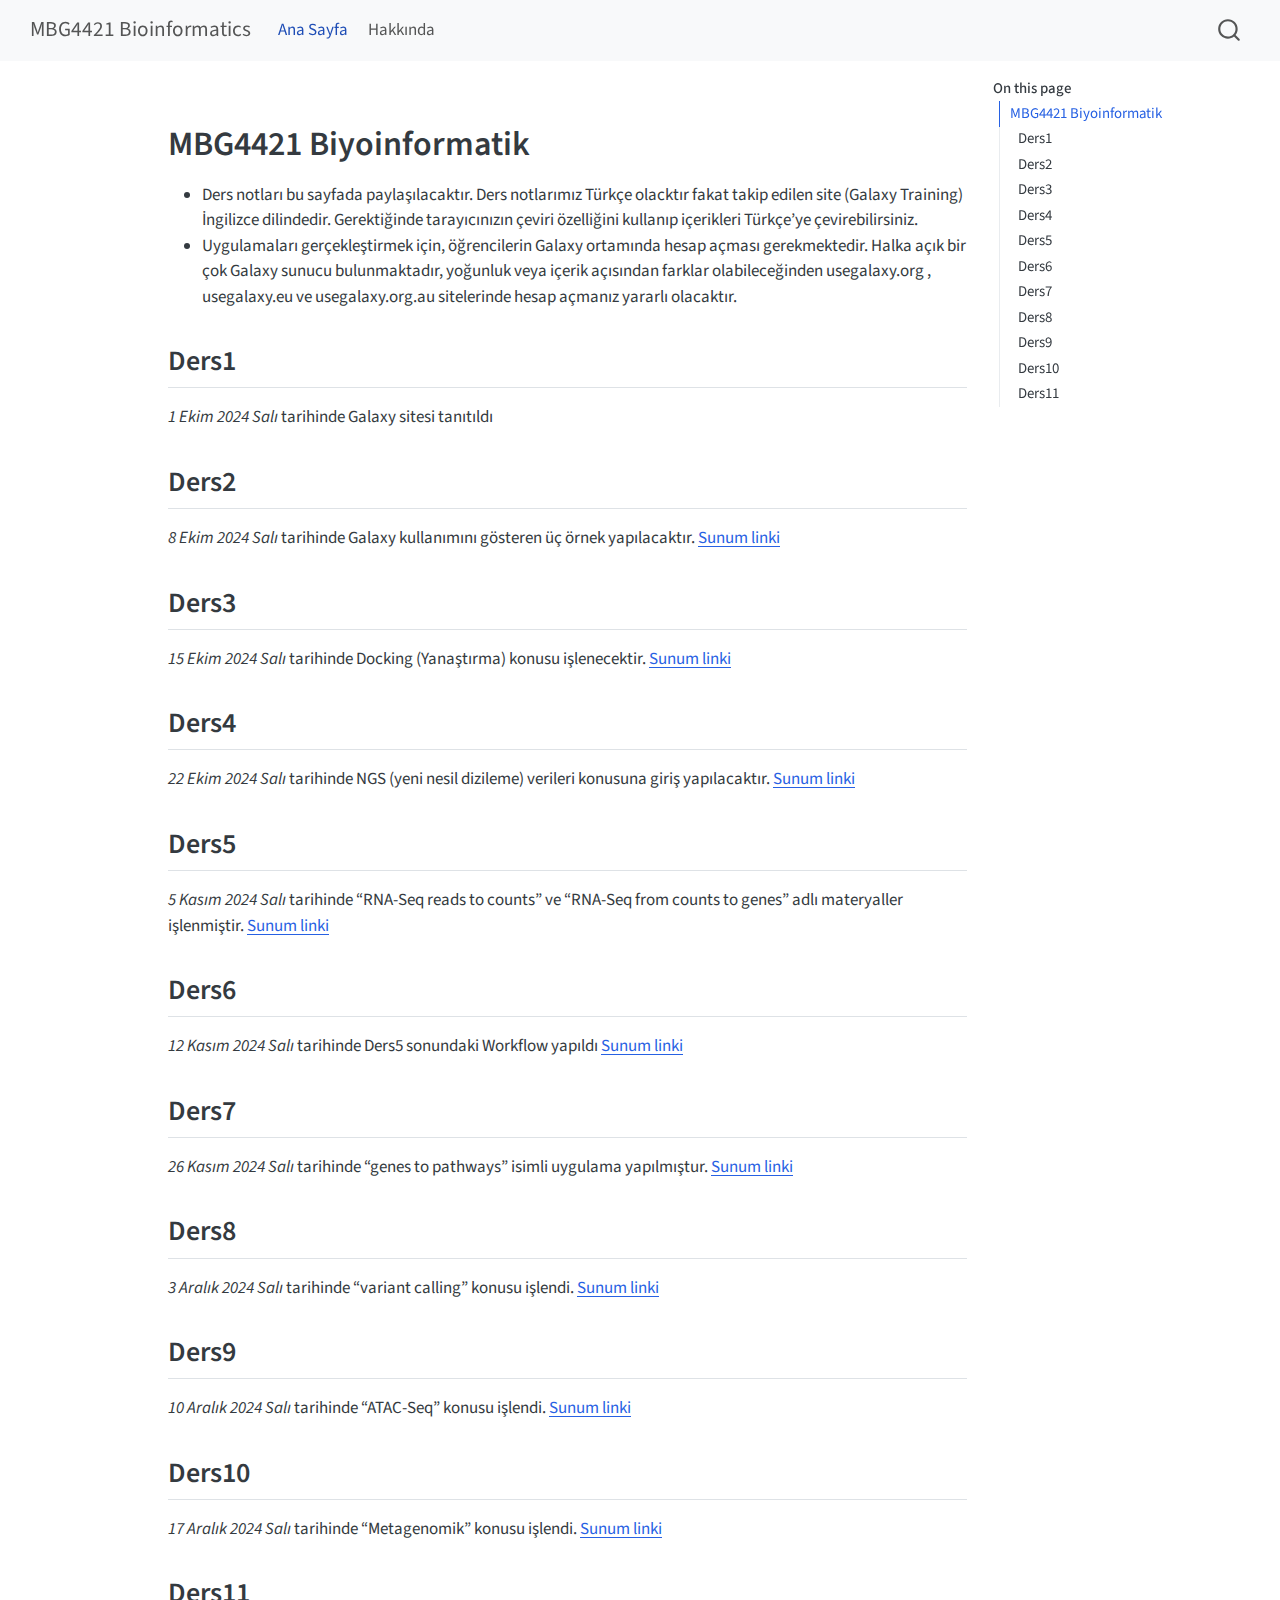
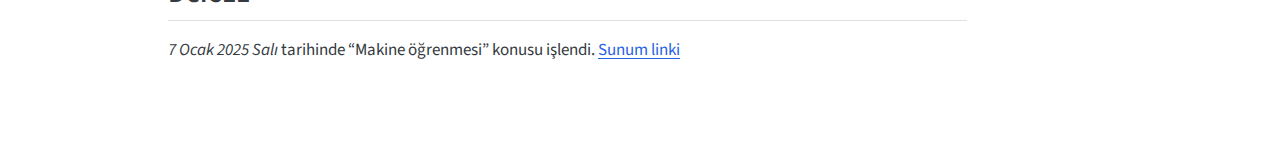
<file: docs/index.html>
<!DOCTYPE html>
<html xmlns="http://www.w3.org/1999/xhtml" lang="en" xml:lang="en"><head>

<meta charset="utf-8">
<meta name="generator" content="quarto-1.6.40">

<meta name="viewport" content="width=device-width, initial-scale=1.0, user-scalable=yes">


<title>MBG4421 Bioinformatics</title>
<style>
code{white-space: pre-wrap;}
span.smallcaps{font-variant: small-caps;}
div.columns{display: flex; gap: min(4vw, 1.5em);}
div.column{flex: auto; overflow-x: auto;}
div.hanging-indent{margin-left: 1.5em; text-indent: -1.5em;}
ul.task-list{list-style: none;}
ul.task-list li input[type="checkbox"] {
  width: 0.8em;
  margin: 0 0.8em 0.2em -1em; /* quarto-specific, see https://github.com/quarto-dev/quarto-cli/issues/4556 */ 
  vertical-align: middle;
}
</style>


<script src="site_libs/quarto-nav/quarto-nav.js"></script>
<script src="site_libs/quarto-nav/headroom.min.js"></script>
<script src="site_libs/clipboard/clipboard.min.js"></script>
<script src="site_libs/quarto-search/autocomplete.umd.js"></script>
<script src="site_libs/quarto-search/fuse.min.js"></script>
<script src="site_libs/quarto-search/quarto-search.js"></script>
<meta name="quarto:offset" content="./">
<script src="site_libs/quarto-html/quarto.js"></script>
<script src="site_libs/quarto-html/popper.min.js"></script>
<script src="site_libs/quarto-html/tippy.umd.min.js"></script>
<script src="site_libs/quarto-html/anchor.min.js"></script>
<link href="site_libs/quarto-html/tippy.css" rel="stylesheet">
<link href="site_libs/quarto-html/quarto-syntax-highlighting-549806ee2085284f45b00abea8c6df48.css" rel="stylesheet" id="quarto-text-highlighting-styles">
<script src="site_libs/bootstrap/bootstrap.min.js"></script>
<link href="site_libs/bootstrap/bootstrap-icons.css" rel="stylesheet">
<link href="site_libs/bootstrap/bootstrap-af961b6bed29d32c0aeed6d738539868.min.css" rel="stylesheet" append-hash="true" id="quarto-bootstrap" data-mode="light">
<script id="quarto-search-options" type="application/json">{
  "location": "navbar",
  "copy-button": false,
  "collapse-after": 3,
  "panel-placement": "end",
  "type": "overlay",
  "limit": 50,
  "keyboard-shortcut": [
    "f",
    "/",
    "s"
  ],
  "show-item-context": false,
  "language": {
    "search-no-results-text": "No results",
    "search-matching-documents-text": "matching documents",
    "search-copy-link-title": "Copy link to search",
    "search-hide-matches-text": "Hide additional matches",
    "search-more-match-text": "more match in this document",
    "search-more-matches-text": "more matches in this document",
    "search-clear-button-title": "Clear",
    "search-text-placeholder": "",
    "search-detached-cancel-button-title": "Cancel",
    "search-submit-button-title": "Submit",
    "search-label": "Search"
  }
}</script>


</head>

<body class="nav-fixed">

<div id="quarto-search-results"></div>
  <header id="quarto-header" class="headroom fixed-top">
    <nav class="navbar navbar-expand-lg " data-bs-theme="dark">
      <div class="navbar-container container-fluid">
      <div class="navbar-brand-container mx-auto">
    <a class="navbar-brand" href="./index.html">
    <span class="navbar-title">MBG4421 Bioinformatics</span>
    </a>
  </div>
            <div id="quarto-search" class="" title="Search"></div>
          <button class="navbar-toggler" type="button" data-bs-toggle="collapse" data-bs-target="#navbarCollapse" aria-controls="navbarCollapse" role="menu" aria-expanded="false" aria-label="Toggle navigation" onclick="if (window.quartoToggleHeadroom) { window.quartoToggleHeadroom(); }">
  <span class="navbar-toggler-icon"></span>
</button>
          <div class="collapse navbar-collapse" id="navbarCollapse">
            <ul class="navbar-nav navbar-nav-scroll me-auto">
  <li class="nav-item">
    <a class="nav-link active" href="./index.html" aria-current="page"> 
<span class="menu-text">Ana Sayfa</span></a>
  </li>  
  <li class="nav-item">
    <a class="nav-link" href="./about.html"> 
<span class="menu-text">Hakkında</span></a>
  </li>  
</ul>
          </div> <!-- /navcollapse -->
            <div class="quarto-navbar-tools">
</div>
      </div> <!-- /container-fluid -->
    </nav>
</header>
<!-- content -->
<div id="quarto-content" class="quarto-container page-columns page-rows-contents page-layout-article page-navbar">
<!-- sidebar -->
<!-- margin-sidebar -->
    <div id="quarto-margin-sidebar" class="sidebar margin-sidebar">
        <nav id="TOC" role="doc-toc" class="toc-active">
    <h2 id="toc-title">On this page</h2>
   
  <ul>
  <li><a href="#mbg4421-biyoinformatik" id="toc-mbg4421-biyoinformatik" class="nav-link active" data-scroll-target="#mbg4421-biyoinformatik">MBG4421 Biyoinformatik</a>
  <ul class="collapse">
  <li><a href="#ders1" id="toc-ders1" class="nav-link" data-scroll-target="#ders1">Ders1</a></li>
  <li><a href="#ders2" id="toc-ders2" class="nav-link" data-scroll-target="#ders2">Ders2</a></li>
  <li><a href="#ders3" id="toc-ders3" class="nav-link" data-scroll-target="#ders3">Ders3</a></li>
  <li><a href="#ders4" id="toc-ders4" class="nav-link" data-scroll-target="#ders4">Ders4</a></li>
  <li><a href="#ders5" id="toc-ders5" class="nav-link" data-scroll-target="#ders5">Ders5</a></li>
  <li><a href="#ders6" id="toc-ders6" class="nav-link" data-scroll-target="#ders6">Ders6</a></li>
  <li><a href="#ders7" id="toc-ders7" class="nav-link" data-scroll-target="#ders7">Ders7</a></li>
  <li><a href="#ders8" id="toc-ders8" class="nav-link" data-scroll-target="#ders8">Ders8</a></li>
  <li><a href="#ders9" id="toc-ders9" class="nav-link" data-scroll-target="#ders9">Ders9</a></li>
  <li><a href="#ders10" id="toc-ders10" class="nav-link" data-scroll-target="#ders10">Ders10</a></li>
  <li><a href="#ders11" id="toc-ders11" class="nav-link" data-scroll-target="#ders11">Ders11</a></li>
  </ul></li>
  </ul>
</nav>
    </div>
<!-- main -->
<main class="content" id="quarto-document-content"><header id="title-block-header" class="quarto-title-block"></header>




<section id="mbg4421-biyoinformatik" class="level1">
<h1>MBG4421 Biyoinformatik</h1>
<ul>
<li>Ders notları bu sayfada paylaşılacaktır. Ders notlarımız Türkçe olacktır fakat takip edilen site (Galaxy Training) İngilizce dilindedir. Gerektiğinde tarayıcınızın çeviri özelliğini kullanıp içerikleri Türkçe’ye çevirebilirsiniz.</li>
<li>Uygulamaları gerçekleştirmek için, öğrencilerin Galaxy ortamında hesap açması gerekmektedir. Halka açık bir çok Galaxy sunucu bulunmaktadır, yoğunluk veya içerik açısından farklar olabileceğinden usegalaxy.org , usegalaxy.eu ve usegalaxy.org.au sitelerinde hesap açmanız yararlı olacaktır.</li>
</ul>
<section id="ders1" class="level2">
<h2 class="anchored" data-anchor-id="ders1">Ders1</h2>
<p><em>1 Ekim 2024 Salı</em> tarihinde Galaxy sitesi tanıtıldı</p>
</section>
<section id="ders2" class="level2">
<h2 class="anchored" data-anchor-id="ders2">Ders2</h2>
<p><em>8 Ekim 2024 Salı</em> tarihinde Galaxy kullanımını gösteren üç örnek yapılacaktır. <a href="./ders2.html">Sunum linki</a></p>
</section>
<section id="ders3" class="level2">
<h2 class="anchored" data-anchor-id="ders3">Ders3</h2>
<p><em>15 Ekim 2024 Salı</em> tarihinde Docking (Yanaştırma) konusu işlenecektir. <a href="./ders3.html">Sunum linki</a></p>
</section>
<section id="ders4" class="level2">
<h2 class="anchored" data-anchor-id="ders4">Ders4</h2>
<p><em>22 Ekim 2024 Salı</em> tarihinde NGS (yeni nesil dizileme) verileri konusuna giriş yapılacaktır. <a href="./ders4.html">Sunum linki</a></p>
</section>
<section id="ders5" class="level2">
<h2 class="anchored" data-anchor-id="ders5">Ders5</h2>
<p><em>5 Kasım 2024 Salı</em> tarihinde “RNA-Seq reads to counts” ve “RNA-Seq from counts to genes” adlı materyaller işlenmiştir. <a href="./ders5.html">Sunum linki</a></p>
</section>
<section id="ders6" class="level2">
<h2 class="anchored" data-anchor-id="ders6">Ders6</h2>
<p><em>12 Kasım 2024 Salı</em> tarihinde Ders5 sonundaki Workflow yapıldı <a href="./ders5.html">Sunum linki</a></p>
</section>
<section id="ders7" class="level2">
<h2 class="anchored" data-anchor-id="ders7">Ders7</h2>
<p><em>26 Kasım 2024 Salı</em> tarihinde “genes to pathways” isimli uygulama yapılmıştur. <a href="./ders7.html">Sunum linki</a></p>
</section>
<section id="ders8" class="level2">
<h2 class="anchored" data-anchor-id="ders8">Ders8</h2>
<p><em>3 Aralık 2024 Salı</em> tarihinde “variant calling” konusu işlendi. <a href="./ders8.html">Sunum linki</a></p>
</section>
<section id="ders9" class="level2">
<h2 class="anchored" data-anchor-id="ders9">Ders9</h2>
<p><em>10 Aralık 2024 Salı</em> tarihinde “ATAC-Seq” konusu işlendi. <a href="./ders9.html">Sunum linki</a></p>
</section>
<section id="ders10" class="level2">
<h2 class="anchored" data-anchor-id="ders10">Ders10</h2>
<p><em>17 Aralık 2024 Salı</em> tarihinde “Metagenomik” konusu işlendi. <a href="./ders10.html">Sunum linki</a></p>
</section>
<section id="ders11" class="level2">
<h2 class="anchored" data-anchor-id="ders11">Ders11</h2>
<p><em>7 Ocak 2025 Salı</em> tarihinde “Makine öğrenmesi” konusu işlendi. <a href="./ders11.html">Sunum linki</a></p>


</section>
</section>

</main> <!-- /main -->
<script id="quarto-html-after-body" type="application/javascript">
window.document.addEventListener("DOMContentLoaded", function (event) {
  const toggleBodyColorMode = (bsSheetEl) => {
    const mode = bsSheetEl.getAttribute("data-mode");
    const bodyEl = window.document.querySelector("body");
    if (mode === "dark") {
      bodyEl.classList.add("quarto-dark");
      bodyEl.classList.remove("quarto-light");
    } else {
      bodyEl.classList.add("quarto-light");
      bodyEl.classList.remove("quarto-dark");
    }
  }
  const toggleBodyColorPrimary = () => {
    const bsSheetEl = window.document.querySelector("link#quarto-bootstrap");
    if (bsSheetEl) {
      toggleBodyColorMode(bsSheetEl);
    }
  }
  toggleBodyColorPrimary();  
  const icon = "";
  const anchorJS = new window.AnchorJS();
  anchorJS.options = {
    placement: 'right',
    icon: icon
  };
  anchorJS.add('.anchored');
  const isCodeAnnotation = (el) => {
    for (const clz of el.classList) {
      if (clz.startsWith('code-annotation-')) {                     
        return true;
      }
    }
    return false;
  }
  const onCopySuccess = function(e) {
    // button target
    const button = e.trigger;
    // don't keep focus
    button.blur();
    // flash "checked"
    button.classList.add('code-copy-button-checked');
    var currentTitle = button.getAttribute("title");
    button.setAttribute("title", "Copied!");
    let tooltip;
    if (window.bootstrap) {
      button.setAttribute("data-bs-toggle", "tooltip");
      button.setAttribute("data-bs-placement", "left");
      button.setAttribute("data-bs-title", "Copied!");
      tooltip = new bootstrap.Tooltip(button, 
        { trigger: "manual", 
          customClass: "code-copy-button-tooltip",
          offset: [0, -8]});
      tooltip.show();    
    }
    setTimeout(function() {
      if (tooltip) {
        tooltip.hide();
        button.removeAttribute("data-bs-title");
        button.removeAttribute("data-bs-toggle");
        button.removeAttribute("data-bs-placement");
      }
      button.setAttribute("title", currentTitle);
      button.classList.remove('code-copy-button-checked');
    }, 1000);
    // clear code selection
    e.clearSelection();
  }
  const getTextToCopy = function(trigger) {
      const codeEl = trigger.previousElementSibling.cloneNode(true);
      for (const childEl of codeEl.children) {
        if (isCodeAnnotation(childEl)) {
          childEl.remove();
        }
      }
      return codeEl.innerText;
  }
  const clipboard = new window.ClipboardJS('.code-copy-button:not([data-in-quarto-modal])', {
    text: getTextToCopy
  });
  clipboard.on('success', onCopySuccess);
  if (window.document.getElementById('quarto-embedded-source-code-modal')) {
    const clipboardModal = new window.ClipboardJS('.code-copy-button[data-in-quarto-modal]', {
      text: getTextToCopy,
      container: window.document.getElementById('quarto-embedded-source-code-modal')
    });
    clipboardModal.on('success', onCopySuccess);
  }
    var localhostRegex = new RegExp(/^(?:http|https):\/\/localhost\:?[0-9]*\//);
    var mailtoRegex = new RegExp(/^mailto:/);
      var filterRegex = new RegExp('/' + window.location.host + '/');
    var isInternal = (href) => {
        return filterRegex.test(href) || localhostRegex.test(href) || mailtoRegex.test(href);
    }
    // Inspect non-navigation links and adorn them if external
 	var links = window.document.querySelectorAll('a[href]:not(.nav-link):not(.navbar-brand):not(.toc-action):not(.sidebar-link):not(.sidebar-item-toggle):not(.pagination-link):not(.no-external):not([aria-hidden]):not(.dropdown-item):not(.quarto-navigation-tool):not(.about-link)');
    for (var i=0; i<links.length; i++) {
      const link = links[i];
      if (!isInternal(link.href)) {
        // undo the damage that might have been done by quarto-nav.js in the case of
        // links that we want to consider external
        if (link.dataset.originalHref !== undefined) {
          link.href = link.dataset.originalHref;
        }
      }
    }
  function tippyHover(el, contentFn, onTriggerFn, onUntriggerFn) {
    const config = {
      allowHTML: true,
      maxWidth: 500,
      delay: 100,
      arrow: false,
      appendTo: function(el) {
          return el.parentElement;
      },
      interactive: true,
      interactiveBorder: 10,
      theme: 'quarto',
      placement: 'bottom-start',
    };
    if (contentFn) {
      config.content = contentFn;
    }
    if (onTriggerFn) {
      config.onTrigger = onTriggerFn;
    }
    if (onUntriggerFn) {
      config.onUntrigger = onUntriggerFn;
    }
    window.tippy(el, config); 
  }
  const noterefs = window.document.querySelectorAll('a[role="doc-noteref"]');
  for (var i=0; i<noterefs.length; i++) {
    const ref = noterefs[i];
    tippyHover(ref, function() {
      // use id or data attribute instead here
      let href = ref.getAttribute('data-footnote-href') || ref.getAttribute('href');
      try { href = new URL(href).hash; } catch {}
      const id = href.replace(/^#\/?/, "");
      const note = window.document.getElementById(id);
      if (note) {
        return note.innerHTML;
      } else {
        return "";
      }
    });
  }
  const xrefs = window.document.querySelectorAll('a.quarto-xref');
  const processXRef = (id, note) => {
    // Strip column container classes
    const stripColumnClz = (el) => {
      el.classList.remove("page-full", "page-columns");
      if (el.children) {
        for (const child of el.children) {
          stripColumnClz(child);
        }
      }
    }
    stripColumnClz(note)
    if (id === null || id.startsWith('sec-')) {
      // Special case sections, only their first couple elements
      const container = document.createElement("div");
      if (note.children && note.children.length > 2) {
        container.appendChild(note.children[0].cloneNode(true));
        for (let i = 1; i < note.children.length; i++) {
          const child = note.children[i];
          if (child.tagName === "P" && child.innerText === "") {
            continue;
          } else {
            container.appendChild(child.cloneNode(true));
            break;
          }
        }
        if (window.Quarto?.typesetMath) {
          window.Quarto.typesetMath(container);
        }
        return container.innerHTML
      } else {
        if (window.Quarto?.typesetMath) {
          window.Quarto.typesetMath(note);
        }
        return note.innerHTML;
      }
    } else {
      // Remove any anchor links if they are present
      const anchorLink = note.querySelector('a.anchorjs-link');
      if (anchorLink) {
        anchorLink.remove();
      }
      if (window.Quarto?.typesetMath) {
        window.Quarto.typesetMath(note);
      }
      if (note.classList.contains("callout")) {
        return note.outerHTML;
      } else {
        return note.innerHTML;
      }
    }
  }
  for (var i=0; i<xrefs.length; i++) {
    const xref = xrefs[i];
    tippyHover(xref, undefined, function(instance) {
      instance.disable();
      let url = xref.getAttribute('href');
      let hash = undefined; 
      if (url.startsWith('#')) {
        hash = url;
      } else {
        try { hash = new URL(url).hash; } catch {}
      }
      if (hash) {
        const id = hash.replace(/^#\/?/, "");
        const note = window.document.getElementById(id);
        if (note !== null) {
          try {
            const html = processXRef(id, note.cloneNode(true));
            instance.setContent(html);
          } finally {
            instance.enable();
            instance.show();
          }
        } else {
          // See if we can fetch this
          fetch(url.split('#')[0])
          .then(res => res.text())
          .then(html => {
            const parser = new DOMParser();
            const htmlDoc = parser.parseFromString(html, "text/html");
            const note = htmlDoc.getElementById(id);
            if (note !== null) {
              const html = processXRef(id, note);
              instance.setContent(html);
            } 
          }).finally(() => {
            instance.enable();
            instance.show();
          });
        }
      } else {
        // See if we can fetch a full url (with no hash to target)
        // This is a special case and we should probably do some content thinning / targeting
        fetch(url)
        .then(res => res.text())
        .then(html => {
          const parser = new DOMParser();
          const htmlDoc = parser.parseFromString(html, "text/html");
          const note = htmlDoc.querySelector('main.content');
          if (note !== null) {
            // This should only happen for chapter cross references
            // (since there is no id in the URL)
            // remove the first header
            if (note.children.length > 0 && note.children[0].tagName === "HEADER") {
              note.children[0].remove();
            }
            const html = processXRef(null, note);
            instance.setContent(html);
          } 
        }).finally(() => {
          instance.enable();
          instance.show();
        });
      }
    }, function(instance) {
    });
  }
      let selectedAnnoteEl;
      const selectorForAnnotation = ( cell, annotation) => {
        let cellAttr = 'data-code-cell="' + cell + '"';
        let lineAttr = 'data-code-annotation="' +  annotation + '"';
        const selector = 'span[' + cellAttr + '][' + lineAttr + ']';
        return selector;
      }
      const selectCodeLines = (annoteEl) => {
        const doc = window.document;
        const targetCell = annoteEl.getAttribute("data-target-cell");
        const targetAnnotation = annoteEl.getAttribute("data-target-annotation");
        const annoteSpan = window.document.querySelector(selectorForAnnotation(targetCell, targetAnnotation));
        const lines = annoteSpan.getAttribute("data-code-lines").split(",");
        const lineIds = lines.map((line) => {
          return targetCell + "-" + line;
        })
        let top = null;
        let height = null;
        let parent = null;
        if (lineIds.length > 0) {
            //compute the position of the single el (top and bottom and make a div)
            const el = window.document.getElementById(lineIds[0]);
            top = el.offsetTop;
            height = el.offsetHeight;
            parent = el.parentElement.parentElement;
          if (lineIds.length > 1) {
            const lastEl = window.document.getElementById(lineIds[lineIds.length - 1]);
            const bottom = lastEl.offsetTop + lastEl.offsetHeight;
            height = bottom - top;
          }
          if (top !== null && height !== null && parent !== null) {
            // cook up a div (if necessary) and position it 
            let div = window.document.getElementById("code-annotation-line-highlight");
            if (div === null) {
              div = window.document.createElement("div");
              div.setAttribute("id", "code-annotation-line-highlight");
              div.style.position = 'absolute';
              parent.appendChild(div);
            }
            div.style.top = top - 2 + "px";
            div.style.height = height + 4 + "px";
            div.style.left = 0;
            let gutterDiv = window.document.getElementById("code-annotation-line-highlight-gutter");
            if (gutterDiv === null) {
              gutterDiv = window.document.createElement("div");
              gutterDiv.setAttribute("id", "code-annotation-line-highlight-gutter");
              gutterDiv.style.position = 'absolute';
              const codeCell = window.document.getElementById(targetCell);
              const gutter = codeCell.querySelector('.code-annotation-gutter');
              gutter.appendChild(gutterDiv);
            }
            gutterDiv.style.top = top - 2 + "px";
            gutterDiv.style.height = height + 4 + "px";
          }
          selectedAnnoteEl = annoteEl;
        }
      };
      const unselectCodeLines = () => {
        const elementsIds = ["code-annotation-line-highlight", "code-annotation-line-highlight-gutter"];
        elementsIds.forEach((elId) => {
          const div = window.document.getElementById(elId);
          if (div) {
            div.remove();
          }
        });
        selectedAnnoteEl = undefined;
      };
        // Handle positioning of the toggle
    window.addEventListener(
      "resize",
      throttle(() => {
        elRect = undefined;
        if (selectedAnnoteEl) {
          selectCodeLines(selectedAnnoteEl);
        }
      }, 10)
    );
    function throttle(fn, ms) {
    let throttle = false;
    let timer;
      return (...args) => {
        if(!throttle) { // first call gets through
            fn.apply(this, args);
            throttle = true;
        } else { // all the others get throttled
            if(timer) clearTimeout(timer); // cancel #2
            timer = setTimeout(() => {
              fn.apply(this, args);
              timer = throttle = false;
            }, ms);
        }
      };
    }
      // Attach click handler to the DT
      const annoteDls = window.document.querySelectorAll('dt[data-target-cell]');
      for (const annoteDlNode of annoteDls) {
        annoteDlNode.addEventListener('click', (event) => {
          const clickedEl = event.target;
          if (clickedEl !== selectedAnnoteEl) {
            unselectCodeLines();
            const activeEl = window.document.querySelector('dt[data-target-cell].code-annotation-active');
            if (activeEl) {
              activeEl.classList.remove('code-annotation-active');
            }
            selectCodeLines(clickedEl);
            clickedEl.classList.add('code-annotation-active');
          } else {
            // Unselect the line
            unselectCodeLines();
            clickedEl.classList.remove('code-annotation-active');
          }
        });
      }
  const findCites = (el) => {
    const parentEl = el.parentElement;
    if (parentEl) {
      const cites = parentEl.dataset.cites;
      if (cites) {
        return {
          el,
          cites: cites.split(' ')
        };
      } else {
        return findCites(el.parentElement)
      }
    } else {
      return undefined;
    }
  };
  var bibliorefs = window.document.querySelectorAll('a[role="doc-biblioref"]');
  for (var i=0; i<bibliorefs.length; i++) {
    const ref = bibliorefs[i];
    const citeInfo = findCites(ref);
    if (citeInfo) {
      tippyHover(citeInfo.el, function() {
        var popup = window.document.createElement('div');
        citeInfo.cites.forEach(function(cite) {
          var citeDiv = window.document.createElement('div');
          citeDiv.classList.add('hanging-indent');
          citeDiv.classList.add('csl-entry');
          var biblioDiv = window.document.getElementById('ref-' + cite);
          if (biblioDiv) {
            citeDiv.innerHTML = biblioDiv.innerHTML;
          }
          popup.appendChild(citeDiv);
        });
        return popup.innerHTML;
      });
    }
  }
});
</script>
</div> <!-- /content -->




</body></html>
</file>
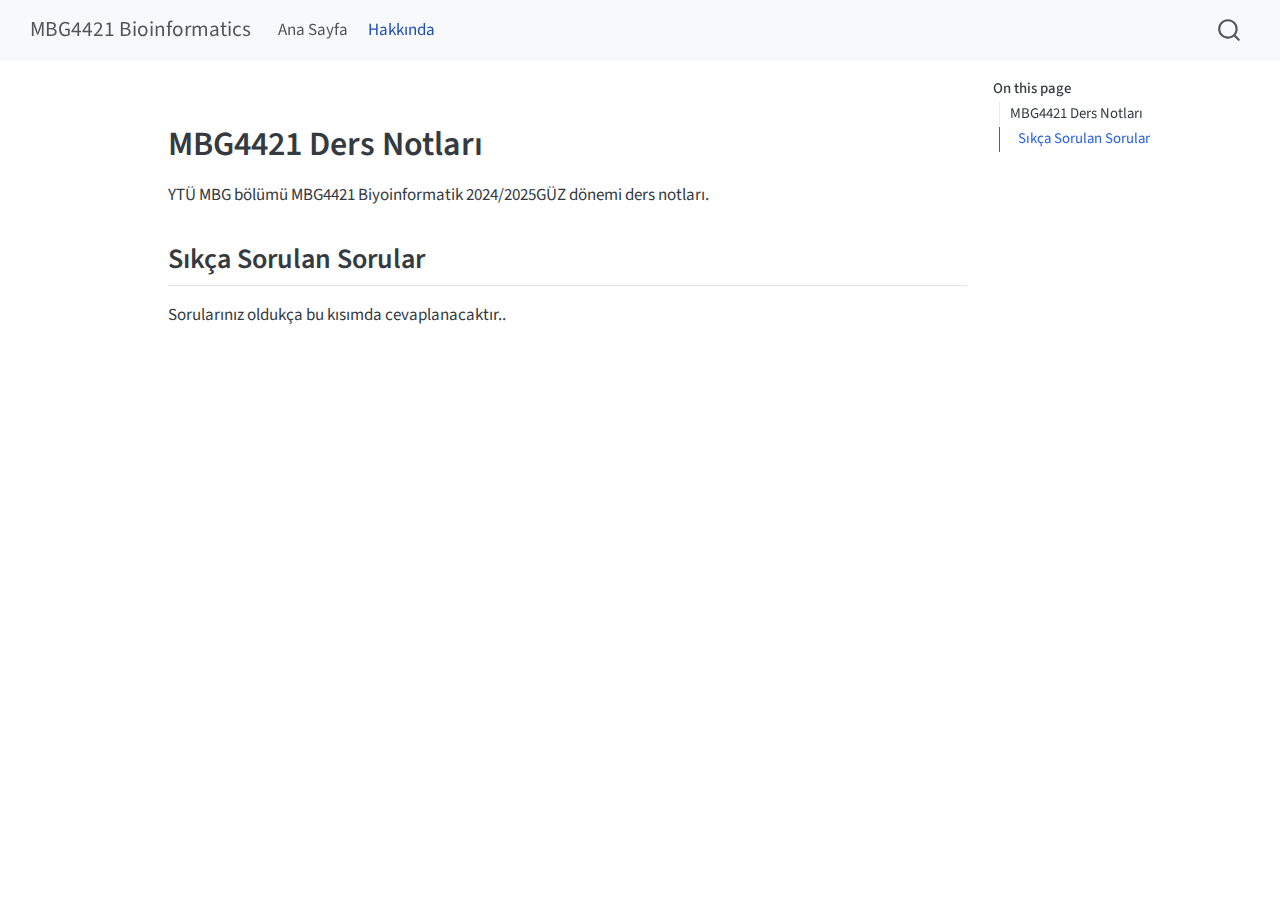
<file: docs/about.html>
<!DOCTYPE html>
<html xmlns="http://www.w3.org/1999/xhtml" lang="en" xml:lang="en"><head>

<meta charset="utf-8">
<meta name="generator" content="quarto-1.6.40">

<meta name="viewport" content="width=device-width, initial-scale=1.0, user-scalable=yes">


<title>about – MBG4421 Bioinformatics</title>
<style>
code{white-space: pre-wrap;}
span.smallcaps{font-variant: small-caps;}
div.columns{display: flex; gap: min(4vw, 1.5em);}
div.column{flex: auto; overflow-x: auto;}
div.hanging-indent{margin-left: 1.5em; text-indent: -1.5em;}
ul.task-list{list-style: none;}
ul.task-list li input[type="checkbox"] {
  width: 0.8em;
  margin: 0 0.8em 0.2em -1em; /* quarto-specific, see https://github.com/quarto-dev/quarto-cli/issues/4556 */ 
  vertical-align: middle;
}
</style>


<script src="site_libs/quarto-nav/quarto-nav.js"></script>
<script src="site_libs/quarto-nav/headroom.min.js"></script>
<script src="site_libs/clipboard/clipboard.min.js"></script>
<script src="site_libs/quarto-search/autocomplete.umd.js"></script>
<script src="site_libs/quarto-search/fuse.min.js"></script>
<script src="site_libs/quarto-search/quarto-search.js"></script>
<meta name="quarto:offset" content="./">
<script src="site_libs/quarto-html/quarto.js"></script>
<script src="site_libs/quarto-html/popper.min.js"></script>
<script src="site_libs/quarto-html/tippy.umd.min.js"></script>
<script src="site_libs/quarto-html/anchor.min.js"></script>
<link href="site_libs/quarto-html/tippy.css" rel="stylesheet">
<link href="site_libs/quarto-html/quarto-syntax-highlighting-549806ee2085284f45b00abea8c6df48.css" rel="stylesheet" id="quarto-text-highlighting-styles">
<script src="site_libs/bootstrap/bootstrap.min.js"></script>
<link href="site_libs/bootstrap/bootstrap-icons.css" rel="stylesheet">
<link href="site_libs/bootstrap/bootstrap-af961b6bed29d32c0aeed6d738539868.min.css" rel="stylesheet" append-hash="true" id="quarto-bootstrap" data-mode="light">
<script id="quarto-search-options" type="application/json">{
  "location": "navbar",
  "copy-button": false,
  "collapse-after": 3,
  "panel-placement": "end",
  "type": "overlay",
  "limit": 50,
  "keyboard-shortcut": [
    "f",
    "/",
    "s"
  ],
  "show-item-context": false,
  "language": {
    "search-no-results-text": "No results",
    "search-matching-documents-text": "matching documents",
    "search-copy-link-title": "Copy link to search",
    "search-hide-matches-text": "Hide additional matches",
    "search-more-match-text": "more match in this document",
    "search-more-matches-text": "more matches in this document",
    "search-clear-button-title": "Clear",
    "search-text-placeholder": "",
    "search-detached-cancel-button-title": "Cancel",
    "search-submit-button-title": "Submit",
    "search-label": "Search"
  }
}</script>


</head>

<body class="nav-fixed">

<div id="quarto-search-results"></div>
  <header id="quarto-header" class="headroom fixed-top">
    <nav class="navbar navbar-expand-lg " data-bs-theme="dark">
      <div class="navbar-container container-fluid">
      <div class="navbar-brand-container mx-auto">
    <a class="navbar-brand" href="./index.html">
    <span class="navbar-title">MBG4421 Bioinformatics</span>
    </a>
  </div>
            <div id="quarto-search" class="" title="Search"></div>
          <button class="navbar-toggler" type="button" data-bs-toggle="collapse" data-bs-target="#navbarCollapse" aria-controls="navbarCollapse" role="menu" aria-expanded="false" aria-label="Toggle navigation" onclick="if (window.quartoToggleHeadroom) { window.quartoToggleHeadroom(); }">
  <span class="navbar-toggler-icon"></span>
</button>
          <div class="collapse navbar-collapse" id="navbarCollapse">
            <ul class="navbar-nav navbar-nav-scroll me-auto">
  <li class="nav-item">
    <a class="nav-link" href="./index.html"> 
<span class="menu-text">Ana Sayfa</span></a>
  </li>  
  <li class="nav-item">
    <a class="nav-link active" href="./about.html" aria-current="page"> 
<span class="menu-text">Hakkında</span></a>
  </li>  
</ul>
          </div> <!-- /navcollapse -->
            <div class="quarto-navbar-tools">
</div>
      </div> <!-- /container-fluid -->
    </nav>
</header>
<!-- content -->
<div id="quarto-content" class="quarto-container page-columns page-rows-contents page-layout-article page-navbar">
<!-- sidebar -->
<!-- margin-sidebar -->
    <div id="quarto-margin-sidebar" class="sidebar margin-sidebar">
        <nav id="TOC" role="doc-toc" class="toc-active">
    <h2 id="toc-title">On this page</h2>
   
  <ul>
  <li><a href="#mbg4421-ders-notları" id="toc-mbg4421-ders-notları" class="nav-link active" data-scroll-target="#mbg4421-ders-notları">MBG4421 Ders Notları</a>
  <ul class="collapse">
  <li><a href="#sıkça-sorulan-sorular" id="toc-sıkça-sorulan-sorular" class="nav-link" data-scroll-target="#sıkça-sorulan-sorular">Sıkça Sorulan Sorular</a></li>
  </ul></li>
  </ul>
</nav>
    </div>
<!-- main -->
<main class="content" id="quarto-document-content"><header id="title-block-header" class="quarto-title-block"></header>




<section id="mbg4421-ders-notları" class="level1">
<h1>MBG4421 Ders Notları</h1>
<p>YTÜ MBG bölümü MBG4421 Biyoinformatik 2024/2025GÜZ dönemi ders notları.</p>
<section id="sıkça-sorulan-sorular" class="level2">
<h2 class="anchored" data-anchor-id="sıkça-sorulan-sorular">Sıkça Sorulan Sorular</h2>
<p>Sorularınız oldukça bu kısımda cevaplanacaktır..</p>


</section>
</section>

</main> <!-- /main -->
<script id="quarto-html-after-body" type="application/javascript">
window.document.addEventListener("DOMContentLoaded", function (event) {
  const toggleBodyColorMode = (bsSheetEl) => {
    const mode = bsSheetEl.getAttribute("data-mode");
    const bodyEl = window.document.querySelector("body");
    if (mode === "dark") {
      bodyEl.classList.add("quarto-dark");
      bodyEl.classList.remove("quarto-light");
    } else {
      bodyEl.classList.add("quarto-light");
      bodyEl.classList.remove("quarto-dark");
    }
  }
  const toggleBodyColorPrimary = () => {
    const bsSheetEl = window.document.querySelector("link#quarto-bootstrap");
    if (bsSheetEl) {
      toggleBodyColorMode(bsSheetEl);
    }
  }
  toggleBodyColorPrimary();  
  const icon = "";
  const anchorJS = new window.AnchorJS();
  anchorJS.options = {
    placement: 'right',
    icon: icon
  };
  anchorJS.add('.anchored');
  const isCodeAnnotation = (el) => {
    for (const clz of el.classList) {
      if (clz.startsWith('code-annotation-')) {                     
        return true;
      }
    }
    return false;
  }
  const onCopySuccess = function(e) {
    // button target
    const button = e.trigger;
    // don't keep focus
    button.blur();
    // flash "checked"
    button.classList.add('code-copy-button-checked');
    var currentTitle = button.getAttribute("title");
    button.setAttribute("title", "Copied!");
    let tooltip;
    if (window.bootstrap) {
      button.setAttribute("data-bs-toggle", "tooltip");
      button.setAttribute("data-bs-placement", "left");
      button.setAttribute("data-bs-title", "Copied!");
      tooltip = new bootstrap.Tooltip(button, 
        { trigger: "manual", 
          customClass: "code-copy-button-tooltip",
          offset: [0, -8]});
      tooltip.show();    
    }
    setTimeout(function() {
      if (tooltip) {
        tooltip.hide();
        button.removeAttribute("data-bs-title");
        button.removeAttribute("data-bs-toggle");
        button.removeAttribute("data-bs-placement");
      }
      button.setAttribute("title", currentTitle);
      button.classList.remove('code-copy-button-checked');
    }, 1000);
    // clear code selection
    e.clearSelection();
  }
  const getTextToCopy = function(trigger) {
      const codeEl = trigger.previousElementSibling.cloneNode(true);
      for (const childEl of codeEl.children) {
        if (isCodeAnnotation(childEl)) {
          childEl.remove();
        }
      }
      return codeEl.innerText;
  }
  const clipboard = new window.ClipboardJS('.code-copy-button:not([data-in-quarto-modal])', {
    text: getTextToCopy
  });
  clipboard.on('success', onCopySuccess);
  if (window.document.getElementById('quarto-embedded-source-code-modal')) {
    const clipboardModal = new window.ClipboardJS('.code-copy-button[data-in-quarto-modal]', {
      text: getTextToCopy,
      container: window.document.getElementById('quarto-embedded-source-code-modal')
    });
    clipboardModal.on('success', onCopySuccess);
  }
    var localhostRegex = new RegExp(/^(?:http|https):\/\/localhost\:?[0-9]*\//);
    var mailtoRegex = new RegExp(/^mailto:/);
      var filterRegex = new RegExp('/' + window.location.host + '/');
    var isInternal = (href) => {
        return filterRegex.test(href) || localhostRegex.test(href) || mailtoRegex.test(href);
    }
    // Inspect non-navigation links and adorn them if external
 	var links = window.document.querySelectorAll('a[href]:not(.nav-link):not(.navbar-brand):not(.toc-action):not(.sidebar-link):not(.sidebar-item-toggle):not(.pagination-link):not(.no-external):not([aria-hidden]):not(.dropdown-item):not(.quarto-navigation-tool):not(.about-link)');
    for (var i=0; i<links.length; i++) {
      const link = links[i];
      if (!isInternal(link.href)) {
        // undo the damage that might have been done by quarto-nav.js in the case of
        // links that we want to consider external
        if (link.dataset.originalHref !== undefined) {
          link.href = link.dataset.originalHref;
        }
      }
    }
  function tippyHover(el, contentFn, onTriggerFn, onUntriggerFn) {
    const config = {
      allowHTML: true,
      maxWidth: 500,
      delay: 100,
      arrow: false,
      appendTo: function(el) {
          return el.parentElement;
      },
      interactive: true,
      interactiveBorder: 10,
      theme: 'quarto',
      placement: 'bottom-start',
    };
    if (contentFn) {
      config.content = contentFn;
    }
    if (onTriggerFn) {
      config.onTrigger = onTriggerFn;
    }
    if (onUntriggerFn) {
      config.onUntrigger = onUntriggerFn;
    }
    window.tippy(el, config); 
  }
  const noterefs = window.document.querySelectorAll('a[role="doc-noteref"]');
  for (var i=0; i<noterefs.length; i++) {
    const ref = noterefs[i];
    tippyHover(ref, function() {
      // use id or data attribute instead here
      let href = ref.getAttribute('data-footnote-href') || ref.getAttribute('href');
      try { href = new URL(href).hash; } catch {}
      const id = href.replace(/^#\/?/, "");
      const note = window.document.getElementById(id);
      if (note) {
        return note.innerHTML;
      } else {
        return "";
      }
    });
  }
  const xrefs = window.document.querySelectorAll('a.quarto-xref');
  const processXRef = (id, note) => {
    // Strip column container classes
    const stripColumnClz = (el) => {
      el.classList.remove("page-full", "page-columns");
      if (el.children) {
        for (const child of el.children) {
          stripColumnClz(child);
        }
      }
    }
    stripColumnClz(note)
    if (id === null || id.startsWith('sec-')) {
      // Special case sections, only their first couple elements
      const container = document.createElement("div");
      if (note.children && note.children.length > 2) {
        container.appendChild(note.children[0].cloneNode(true));
        for (let i = 1; i < note.children.length; i++) {
          const child = note.children[i];
          if (child.tagName === "P" && child.innerText === "") {
            continue;
          } else {
            container.appendChild(child.cloneNode(true));
            break;
          }
        }
        if (window.Quarto?.typesetMath) {
          window.Quarto.typesetMath(container);
        }
        return container.innerHTML
      } else {
        if (window.Quarto?.typesetMath) {
          window.Quarto.typesetMath(note);
        }
        return note.innerHTML;
      }
    } else {
      // Remove any anchor links if they are present
      const anchorLink = note.querySelector('a.anchorjs-link');
      if (anchorLink) {
        anchorLink.remove();
      }
      if (window.Quarto?.typesetMath) {
        window.Quarto.typesetMath(note);
      }
      if (note.classList.contains("callout")) {
        return note.outerHTML;
      } else {
        return note.innerHTML;
      }
    }
  }
  for (var i=0; i<xrefs.length; i++) {
    const xref = xrefs[i];
    tippyHover(xref, undefined, function(instance) {
      instance.disable();
      let url = xref.getAttribute('href');
      let hash = undefined; 
      if (url.startsWith('#')) {
        hash = url;
      } else {
        try { hash = new URL(url).hash; } catch {}
      }
      if (hash) {
        const id = hash.replace(/^#\/?/, "");
        const note = window.document.getElementById(id);
        if (note !== null) {
          try {
            const html = processXRef(id, note.cloneNode(true));
            instance.setContent(html);
          } finally {
            instance.enable();
            instance.show();
          }
        } else {
          // See if we can fetch this
          fetch(url.split('#')[0])
          .then(res => res.text())
          .then(html => {
            const parser = new DOMParser();
            const htmlDoc = parser.parseFromString(html, "text/html");
            const note = htmlDoc.getElementById(id);
            if (note !== null) {
              const html = processXRef(id, note);
              instance.setContent(html);
            } 
          }).finally(() => {
            instance.enable();
            instance.show();
          });
        }
      } else {
        // See if we can fetch a full url (with no hash to target)
        // This is a special case and we should probably do some content thinning / targeting
        fetch(url)
        .then(res => res.text())
        .then(html => {
          const parser = new DOMParser();
          const htmlDoc = parser.parseFromString(html, "text/html");
          const note = htmlDoc.querySelector('main.content');
          if (note !== null) {
            // This should only happen for chapter cross references
            // (since there is no id in the URL)
            // remove the first header
            if (note.children.length > 0 && note.children[0].tagName === "HEADER") {
              note.children[0].remove();
            }
            const html = processXRef(null, note);
            instance.setContent(html);
          } 
        }).finally(() => {
          instance.enable();
          instance.show();
        });
      }
    }, function(instance) {
    });
  }
      let selectedAnnoteEl;
      const selectorForAnnotation = ( cell, annotation) => {
        let cellAttr = 'data-code-cell="' + cell + '"';
        let lineAttr = 'data-code-annotation="' +  annotation + '"';
        const selector = 'span[' + cellAttr + '][' + lineAttr + ']';
        return selector;
      }
      const selectCodeLines = (annoteEl) => {
        const doc = window.document;
        const targetCell = annoteEl.getAttribute("data-target-cell");
        const targetAnnotation = annoteEl.getAttribute("data-target-annotation");
        const annoteSpan = window.document.querySelector(selectorForAnnotation(targetCell, targetAnnotation));
        const lines = annoteSpan.getAttribute("data-code-lines").split(",");
        const lineIds = lines.map((line) => {
          return targetCell + "-" + line;
        })
        let top = null;
        let height = null;
        let parent = null;
        if (lineIds.length > 0) {
            //compute the position of the single el (top and bottom and make a div)
            const el = window.document.getElementById(lineIds[0]);
            top = el.offsetTop;
            height = el.offsetHeight;
            parent = el.parentElement.parentElement;
          if (lineIds.length > 1) {
            const lastEl = window.document.getElementById(lineIds[lineIds.length - 1]);
            const bottom = lastEl.offsetTop + lastEl.offsetHeight;
            height = bottom - top;
          }
          if (top !== null && height !== null && parent !== null) {
            // cook up a div (if necessary) and position it 
            let div = window.document.getElementById("code-annotation-line-highlight");
            if (div === null) {
              div = window.document.createElement("div");
              div.setAttribute("id", "code-annotation-line-highlight");
              div.style.position = 'absolute';
              parent.appendChild(div);
            }
            div.style.top = top - 2 + "px";
            div.style.height = height + 4 + "px";
            div.style.left = 0;
            let gutterDiv = window.document.getElementById("code-annotation-line-highlight-gutter");
            if (gutterDiv === null) {
              gutterDiv = window.document.createElement("div");
              gutterDiv.setAttribute("id", "code-annotation-line-highlight-gutter");
              gutterDiv.style.position = 'absolute';
              const codeCell = window.document.getElementById(targetCell);
              const gutter = codeCell.querySelector('.code-annotation-gutter');
              gutter.appendChild(gutterDiv);
            }
            gutterDiv.style.top = top - 2 + "px";
            gutterDiv.style.height = height + 4 + "px";
          }
          selectedAnnoteEl = annoteEl;
        }
      };
      const unselectCodeLines = () => {
        const elementsIds = ["code-annotation-line-highlight", "code-annotation-line-highlight-gutter"];
        elementsIds.forEach((elId) => {
          const div = window.document.getElementById(elId);
          if (div) {
            div.remove();
          }
        });
        selectedAnnoteEl = undefined;
      };
        // Handle positioning of the toggle
    window.addEventListener(
      "resize",
      throttle(() => {
        elRect = undefined;
        if (selectedAnnoteEl) {
          selectCodeLines(selectedAnnoteEl);
        }
      }, 10)
    );
    function throttle(fn, ms) {
    let throttle = false;
    let timer;
      return (...args) => {
        if(!throttle) { // first call gets through
            fn.apply(this, args);
            throttle = true;
        } else { // all the others get throttled
            if(timer) clearTimeout(timer); // cancel #2
            timer = setTimeout(() => {
              fn.apply(this, args);
              timer = throttle = false;
            }, ms);
        }
      };
    }
      // Attach click handler to the DT
      const annoteDls = window.document.querySelectorAll('dt[data-target-cell]');
      for (const annoteDlNode of annoteDls) {
        annoteDlNode.addEventListener('click', (event) => {
          const clickedEl = event.target;
          if (clickedEl !== selectedAnnoteEl) {
            unselectCodeLines();
            const activeEl = window.document.querySelector('dt[data-target-cell].code-annotation-active');
            if (activeEl) {
              activeEl.classList.remove('code-annotation-active');
            }
            selectCodeLines(clickedEl);
            clickedEl.classList.add('code-annotation-active');
          } else {
            // Unselect the line
            unselectCodeLines();
            clickedEl.classList.remove('code-annotation-active');
          }
        });
      }
  const findCites = (el) => {
    const parentEl = el.parentElement;
    if (parentEl) {
      const cites = parentEl.dataset.cites;
      if (cites) {
        return {
          el,
          cites: cites.split(' ')
        };
      } else {
        return findCites(el.parentElement)
      }
    } else {
      return undefined;
    }
  };
  var bibliorefs = window.document.querySelectorAll('a[role="doc-biblioref"]');
  for (var i=0; i<bibliorefs.length; i++) {
    const ref = bibliorefs[i];
    const citeInfo = findCites(ref);
    if (citeInfo) {
      tippyHover(citeInfo.el, function() {
        var popup = window.document.createElement('div');
        citeInfo.cites.forEach(function(cite) {
          var citeDiv = window.document.createElement('div');
          citeDiv.classList.add('hanging-indent');
          citeDiv.classList.add('csl-entry');
          var biblioDiv = window.document.getElementById('ref-' + cite);
          if (biblioDiv) {
            citeDiv.innerHTML = biblioDiv.innerHTML;
          }
          popup.appendChild(citeDiv);
        });
        return popup.innerHTML;
      });
    }
  }
});
</script>
</div> <!-- /content -->




</body></html>
</file>
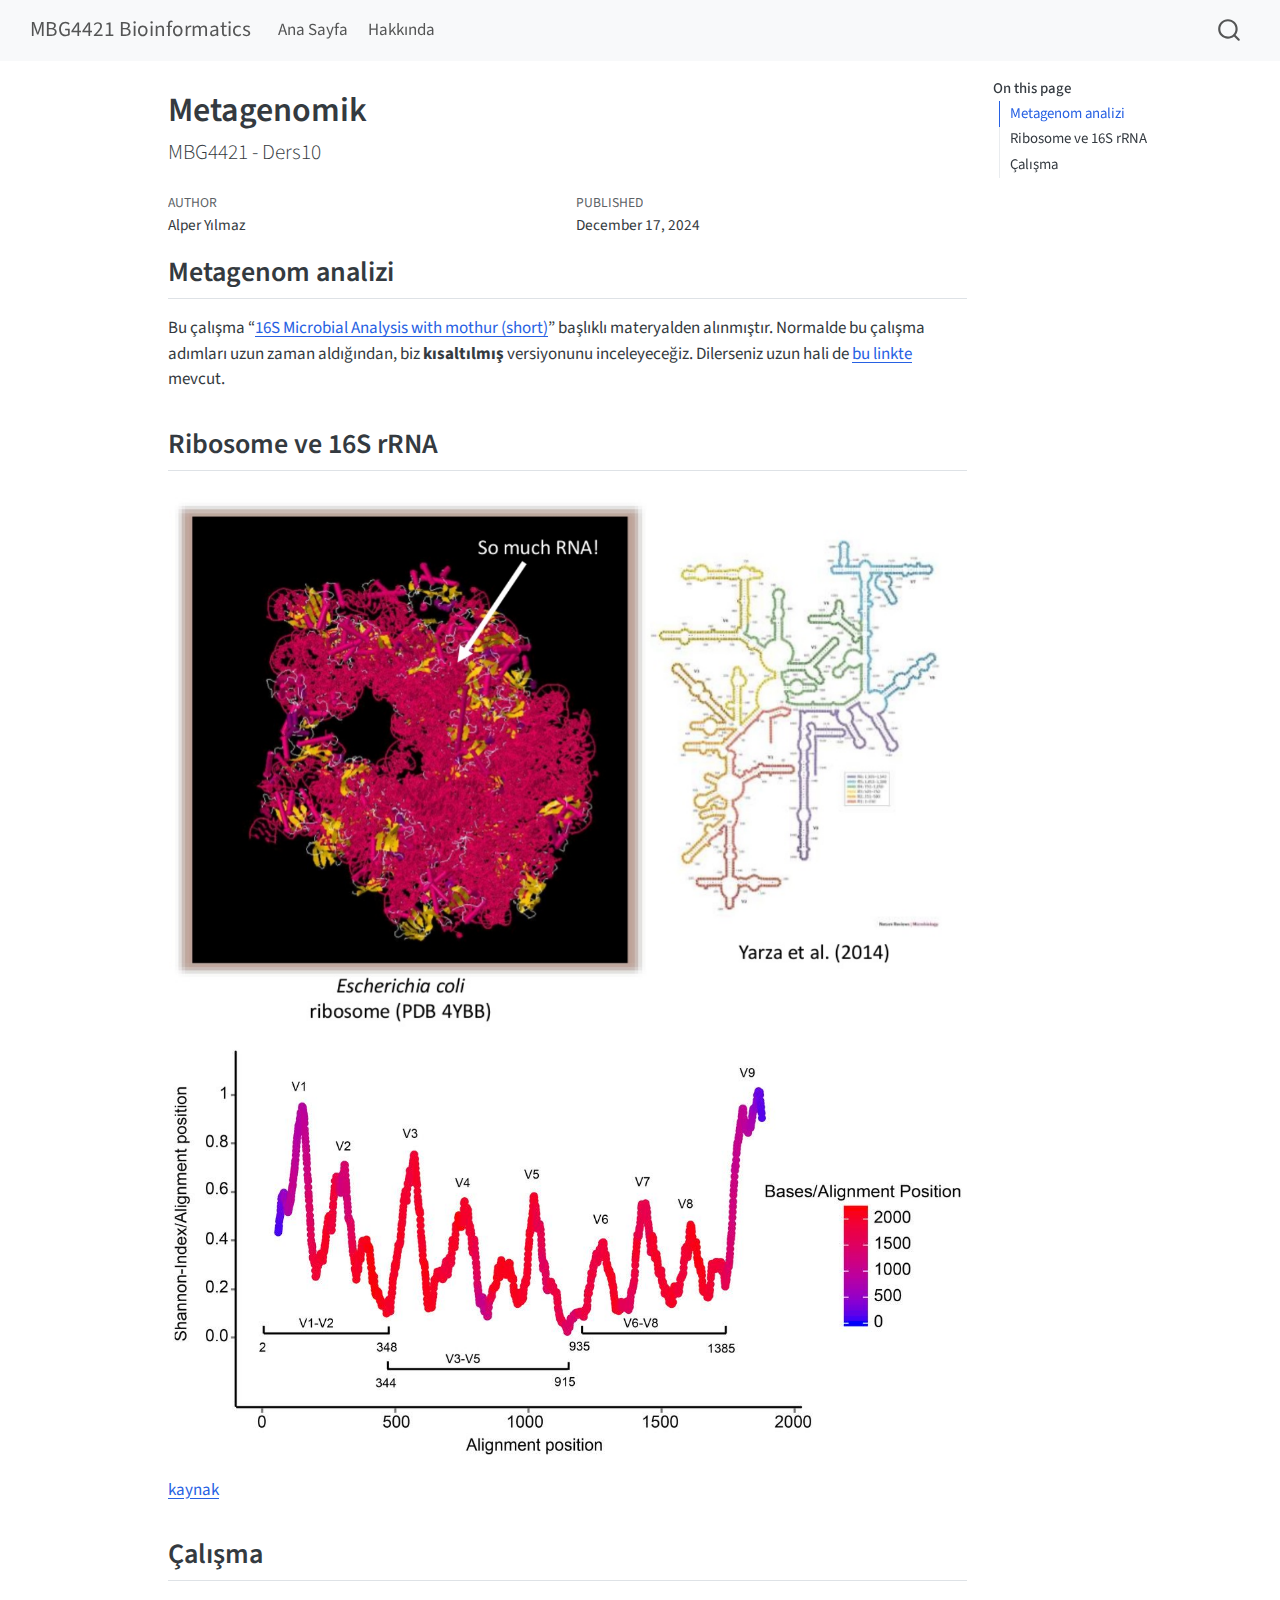
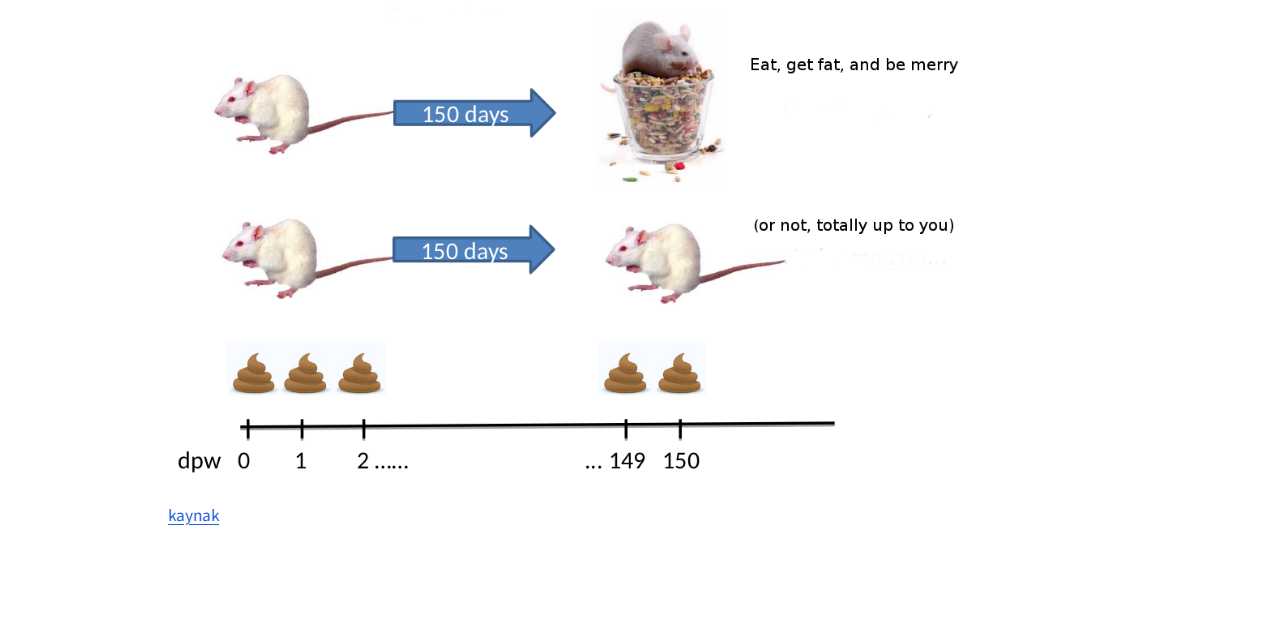
<file: docs/ders10.html>
<!DOCTYPE html>
<html xmlns="http://www.w3.org/1999/xhtml" lang="en" xml:lang="en"><head>

<meta charset="utf-8">
<meta name="generator" content="quarto-1.6.40">

<meta name="viewport" content="width=device-width, initial-scale=1.0, user-scalable=yes">

<meta name="author" content="Alper Yılmaz">
<meta name="dcterms.date" content="2024-12-17">

<title>Metagenomik – MBG4421 Bioinformatics</title>
<style>
code{white-space: pre-wrap;}
span.smallcaps{font-variant: small-caps;}
div.columns{display: flex; gap: min(4vw, 1.5em);}
div.column{flex: auto; overflow-x: auto;}
div.hanging-indent{margin-left: 1.5em; text-indent: -1.5em;}
ul.task-list{list-style: none;}
ul.task-list li input[type="checkbox"] {
  width: 0.8em;
  margin: 0 0.8em 0.2em -1em; /* quarto-specific, see https://github.com/quarto-dev/quarto-cli/issues/4556 */ 
  vertical-align: middle;
}
</style>


<script src="site_libs/quarto-nav/quarto-nav.js"></script>
<script src="site_libs/quarto-nav/headroom.min.js"></script>
<script src="site_libs/clipboard/clipboard.min.js"></script>
<script src="site_libs/quarto-search/autocomplete.umd.js"></script>
<script src="site_libs/quarto-search/fuse.min.js"></script>
<script src="site_libs/quarto-search/quarto-search.js"></script>
<meta name="quarto:offset" content="./">
<script src="site_libs/quarto-html/quarto.js"></script>
<script src="site_libs/quarto-html/popper.min.js"></script>
<script src="site_libs/quarto-html/tippy.umd.min.js"></script>
<script src="site_libs/quarto-html/anchor.min.js"></script>
<link href="site_libs/quarto-html/tippy.css" rel="stylesheet">
<link href="site_libs/quarto-html/quarto-syntax-highlighting-549806ee2085284f45b00abea8c6df48.css" rel="stylesheet" id="quarto-text-highlighting-styles">
<script src="site_libs/bootstrap/bootstrap.min.js"></script>
<link href="site_libs/bootstrap/bootstrap-icons.css" rel="stylesheet">
<link href="site_libs/bootstrap/bootstrap-af961b6bed29d32c0aeed6d738539868.min.css" rel="stylesheet" append-hash="true" id="quarto-bootstrap" data-mode="light">
<script id="quarto-search-options" type="application/json">{
  "location": "navbar",
  "copy-button": false,
  "collapse-after": 3,
  "panel-placement": "end",
  "type": "overlay",
  "limit": 50,
  "keyboard-shortcut": [
    "f",
    "/",
    "s"
  ],
  "show-item-context": false,
  "language": {
    "search-no-results-text": "No results",
    "search-matching-documents-text": "matching documents",
    "search-copy-link-title": "Copy link to search",
    "search-hide-matches-text": "Hide additional matches",
    "search-more-match-text": "more match in this document",
    "search-more-matches-text": "more matches in this document",
    "search-clear-button-title": "Clear",
    "search-text-placeholder": "",
    "search-detached-cancel-button-title": "Cancel",
    "search-submit-button-title": "Submit",
    "search-label": "Search"
  }
}</script>


</head>

<body class="nav-fixed">

<div id="quarto-search-results"></div>
  <header id="quarto-header" class="headroom fixed-top">
    <nav class="navbar navbar-expand-lg " data-bs-theme="dark">
      <div class="navbar-container container-fluid">
      <div class="navbar-brand-container mx-auto">
    <a class="navbar-brand" href="./index.html">
    <span class="navbar-title">MBG4421 Bioinformatics</span>
    </a>
  </div>
            <div id="quarto-search" class="" title="Search"></div>
          <button class="navbar-toggler" type="button" data-bs-toggle="collapse" data-bs-target="#navbarCollapse" aria-controls="navbarCollapse" role="menu" aria-expanded="false" aria-label="Toggle navigation" onclick="if (window.quartoToggleHeadroom) { window.quartoToggleHeadroom(); }">
  <span class="navbar-toggler-icon"></span>
</button>
          <div class="collapse navbar-collapse" id="navbarCollapse">
            <ul class="navbar-nav navbar-nav-scroll me-auto">
  <li class="nav-item">
    <a class="nav-link" href="./index.html"> 
<span class="menu-text">Ana Sayfa</span></a>
  </li>  
  <li class="nav-item">
    <a class="nav-link" href="./about.html"> 
<span class="menu-text">Hakkında</span></a>
  </li>  
</ul>
          </div> <!-- /navcollapse -->
            <div class="quarto-navbar-tools">
</div>
      </div> <!-- /container-fluid -->
    </nav>
</header>
<!-- content -->
<div id="quarto-content" class="quarto-container page-columns page-rows-contents page-layout-article page-navbar">
<!-- sidebar -->
<!-- margin-sidebar -->
    <div id="quarto-margin-sidebar" class="sidebar margin-sidebar">
        <nav id="TOC" role="doc-toc" class="toc-active">
    <h2 id="toc-title">On this page</h2>
   
  <ul>
  <li><a href="#metagenom-analizi" id="toc-metagenom-analizi" class="nav-link active" data-scroll-target="#metagenom-analizi">Metagenom analizi</a></li>
  <li><a href="#ribosome-ve-16s-rrna" id="toc-ribosome-ve-16s-rrna" class="nav-link" data-scroll-target="#ribosome-ve-16s-rrna">Ribosome ve 16S rRNA</a></li>
  <li><a href="#çalışma" id="toc-çalışma" class="nav-link" data-scroll-target="#çalışma">Çalışma</a></li>
  </ul>
</nav>
    </div>
<!-- main -->
<main class="content" id="quarto-document-content">

<header id="title-block-header" class="quarto-title-block default">
<div class="quarto-title">
<h1 class="title">Metagenomik</h1>
<p class="subtitle lead">MBG4421 - Ders10</p>
</div>



<div class="quarto-title-meta">

    <div>
    <div class="quarto-title-meta-heading">Author</div>
    <div class="quarto-title-meta-contents">
             <p>Alper Yılmaz </p>
          </div>
  </div>
    
    <div>
    <div class="quarto-title-meta-heading">Published</div>
    <div class="quarto-title-meta-contents">
      <p class="date">December 17, 2024</p>
    </div>
  </div>
  
    
  </div>
  


</header>


<section id="metagenom-analizi" class="level2">
<h2 class="anchored" data-anchor-id="metagenom-analizi">Metagenom analizi</h2>
<p>Bu çalışma “<a href="https://training.galaxyproject.org/training-material/topics/microbiome/tutorials/mothur-miseq-sop-short/tutorial.html">16S Microbial Analysis with mothur (short)</a>” başlıklı materyalden alınmıştır. Normalde bu çalışma adımları uzun zaman aldığından, biz <strong>kısaltılmış</strong> versiyonunu inceleyeceğiz. Dilerseniz uzun hali de <a href="https://training.galaxyproject.org/training-material/topics/microbiome/tutorials/mothur-miseq-sop/tutorial.html">bu linkte</a> mevcut.</p>
</section>
<section id="ribosome-ve-16s-rrna" class="level2">
<h2 class="anchored" data-anchor-id="ribosome-ve-16s-rrna">Ribosome ve 16S rRNA</h2>
<p><img src="images/16S_gene_1734416506.png" class="img-fluid"></p>
<p><img src="images/16S_variableregions_1734416584.jpg" class="img-fluid"></p>
<p><a href="https://training.galaxyproject.org/training-material/topics/microbiome/images/16S_variableregions.jpg">kaynak</a></p>
</section>
<section id="çalışma" class="level2">
<h2 class="anchored" data-anchor-id="çalışma">Çalışma</h2>
<p><img src="images/experiment_setup_1734416647.png" class="img-fluid"></p>
<p><a href="https://training.galaxyproject.org/training-material/topics/microbiome/tutorials/mothur-miseq-sop-short/tutorial.html#understanding-our-input-data">kaynak</a></p>


</section>

</main> <!-- /main -->
<script id="quarto-html-after-body" type="application/javascript">
window.document.addEventListener("DOMContentLoaded", function (event) {
  const toggleBodyColorMode = (bsSheetEl) => {
    const mode = bsSheetEl.getAttribute("data-mode");
    const bodyEl = window.document.querySelector("body");
    if (mode === "dark") {
      bodyEl.classList.add("quarto-dark");
      bodyEl.classList.remove("quarto-light");
    } else {
      bodyEl.classList.add("quarto-light");
      bodyEl.classList.remove("quarto-dark");
    }
  }
  const toggleBodyColorPrimary = () => {
    const bsSheetEl = window.document.querySelector("link#quarto-bootstrap");
    if (bsSheetEl) {
      toggleBodyColorMode(bsSheetEl);
    }
  }
  toggleBodyColorPrimary();  
  const icon = "";
  const anchorJS = new window.AnchorJS();
  anchorJS.options = {
    placement: 'right',
    icon: icon
  };
  anchorJS.add('.anchored');
  const isCodeAnnotation = (el) => {
    for (const clz of el.classList) {
      if (clz.startsWith('code-annotation-')) {                     
        return true;
      }
    }
    return false;
  }
  const onCopySuccess = function(e) {
    // button target
    const button = e.trigger;
    // don't keep focus
    button.blur();
    // flash "checked"
    button.classList.add('code-copy-button-checked');
    var currentTitle = button.getAttribute("title");
    button.setAttribute("title", "Copied!");
    let tooltip;
    if (window.bootstrap) {
      button.setAttribute("data-bs-toggle", "tooltip");
      button.setAttribute("data-bs-placement", "left");
      button.setAttribute("data-bs-title", "Copied!");
      tooltip = new bootstrap.Tooltip(button, 
        { trigger: "manual", 
          customClass: "code-copy-button-tooltip",
          offset: [0, -8]});
      tooltip.show();    
    }
    setTimeout(function() {
      if (tooltip) {
        tooltip.hide();
        button.removeAttribute("data-bs-title");
        button.removeAttribute("data-bs-toggle");
        button.removeAttribute("data-bs-placement");
      }
      button.setAttribute("title", currentTitle);
      button.classList.remove('code-copy-button-checked');
    }, 1000);
    // clear code selection
    e.clearSelection();
  }
  const getTextToCopy = function(trigger) {
      const codeEl = trigger.previousElementSibling.cloneNode(true);
      for (const childEl of codeEl.children) {
        if (isCodeAnnotation(childEl)) {
          childEl.remove();
        }
      }
      return codeEl.innerText;
  }
  const clipboard = new window.ClipboardJS('.code-copy-button:not([data-in-quarto-modal])', {
    text: getTextToCopy
  });
  clipboard.on('success', onCopySuccess);
  if (window.document.getElementById('quarto-embedded-source-code-modal')) {
    const clipboardModal = new window.ClipboardJS('.code-copy-button[data-in-quarto-modal]', {
      text: getTextToCopy,
      container: window.document.getElementById('quarto-embedded-source-code-modal')
    });
    clipboardModal.on('success', onCopySuccess);
  }
    var localhostRegex = new RegExp(/^(?:http|https):\/\/localhost\:?[0-9]*\//);
    var mailtoRegex = new RegExp(/^mailto:/);
      var filterRegex = new RegExp('/' + window.location.host + '/');
    var isInternal = (href) => {
        return filterRegex.test(href) || localhostRegex.test(href) || mailtoRegex.test(href);
    }
    // Inspect non-navigation links and adorn them if external
 	var links = window.document.querySelectorAll('a[href]:not(.nav-link):not(.navbar-brand):not(.toc-action):not(.sidebar-link):not(.sidebar-item-toggle):not(.pagination-link):not(.no-external):not([aria-hidden]):not(.dropdown-item):not(.quarto-navigation-tool):not(.about-link)');
    for (var i=0; i<links.length; i++) {
      const link = links[i];
      if (!isInternal(link.href)) {
        // undo the damage that might have been done by quarto-nav.js in the case of
        // links that we want to consider external
        if (link.dataset.originalHref !== undefined) {
          link.href = link.dataset.originalHref;
        }
      }
    }
  function tippyHover(el, contentFn, onTriggerFn, onUntriggerFn) {
    const config = {
      allowHTML: true,
      maxWidth: 500,
      delay: 100,
      arrow: false,
      appendTo: function(el) {
          return el.parentElement;
      },
      interactive: true,
      interactiveBorder: 10,
      theme: 'quarto',
      placement: 'bottom-start',
    };
    if (contentFn) {
      config.content = contentFn;
    }
    if (onTriggerFn) {
      config.onTrigger = onTriggerFn;
    }
    if (onUntriggerFn) {
      config.onUntrigger = onUntriggerFn;
    }
    window.tippy(el, config); 
  }
  const noterefs = window.document.querySelectorAll('a[role="doc-noteref"]');
  for (var i=0; i<noterefs.length; i++) {
    const ref = noterefs[i];
    tippyHover(ref, function() {
      // use id or data attribute instead here
      let href = ref.getAttribute('data-footnote-href') || ref.getAttribute('href');
      try { href = new URL(href).hash; } catch {}
      const id = href.replace(/^#\/?/, "");
      const note = window.document.getElementById(id);
      if (note) {
        return note.innerHTML;
      } else {
        return "";
      }
    });
  }
  const xrefs = window.document.querySelectorAll('a.quarto-xref');
  const processXRef = (id, note) => {
    // Strip column container classes
    const stripColumnClz = (el) => {
      el.classList.remove("page-full", "page-columns");
      if (el.children) {
        for (const child of el.children) {
          stripColumnClz(child);
        }
      }
    }
    stripColumnClz(note)
    if (id === null || id.startsWith('sec-')) {
      // Special case sections, only their first couple elements
      const container = document.createElement("div");
      if (note.children && note.children.length > 2) {
        container.appendChild(note.children[0].cloneNode(true));
        for (let i = 1; i < note.children.length; i++) {
          const child = note.children[i];
          if (child.tagName === "P" && child.innerText === "") {
            continue;
          } else {
            container.appendChild(child.cloneNode(true));
            break;
          }
        }
        if (window.Quarto?.typesetMath) {
          window.Quarto.typesetMath(container);
        }
        return container.innerHTML
      } else {
        if (window.Quarto?.typesetMath) {
          window.Quarto.typesetMath(note);
        }
        return note.innerHTML;
      }
    } else {
      // Remove any anchor links if they are present
      const anchorLink = note.querySelector('a.anchorjs-link');
      if (anchorLink) {
        anchorLink.remove();
      }
      if (window.Quarto?.typesetMath) {
        window.Quarto.typesetMath(note);
      }
      if (note.classList.contains("callout")) {
        return note.outerHTML;
      } else {
        return note.innerHTML;
      }
    }
  }
  for (var i=0; i<xrefs.length; i++) {
    const xref = xrefs[i];
    tippyHover(xref, undefined, function(instance) {
      instance.disable();
      let url = xref.getAttribute('href');
      let hash = undefined; 
      if (url.startsWith('#')) {
        hash = url;
      } else {
        try { hash = new URL(url).hash; } catch {}
      }
      if (hash) {
        const id = hash.replace(/^#\/?/, "");
        const note = window.document.getElementById(id);
        if (note !== null) {
          try {
            const html = processXRef(id, note.cloneNode(true));
            instance.setContent(html);
          } finally {
            instance.enable();
            instance.show();
          }
        } else {
          // See if we can fetch this
          fetch(url.split('#')[0])
          .then(res => res.text())
          .then(html => {
            const parser = new DOMParser();
            const htmlDoc = parser.parseFromString(html, "text/html");
            const note = htmlDoc.getElementById(id);
            if (note !== null) {
              const html = processXRef(id, note);
              instance.setContent(html);
            } 
          }).finally(() => {
            instance.enable();
            instance.show();
          });
        }
      } else {
        // See if we can fetch a full url (with no hash to target)
        // This is a special case and we should probably do some content thinning / targeting
        fetch(url)
        .then(res => res.text())
        .then(html => {
          const parser = new DOMParser();
          const htmlDoc = parser.parseFromString(html, "text/html");
          const note = htmlDoc.querySelector('main.content');
          if (note !== null) {
            // This should only happen for chapter cross references
            // (since there is no id in the URL)
            // remove the first header
            if (note.children.length > 0 && note.children[0].tagName === "HEADER") {
              note.children[0].remove();
            }
            const html = processXRef(null, note);
            instance.setContent(html);
          } 
        }).finally(() => {
          instance.enable();
          instance.show();
        });
      }
    }, function(instance) {
    });
  }
      let selectedAnnoteEl;
      const selectorForAnnotation = ( cell, annotation) => {
        let cellAttr = 'data-code-cell="' + cell + '"';
        let lineAttr = 'data-code-annotation="' +  annotation + '"';
        const selector = 'span[' + cellAttr + '][' + lineAttr + ']';
        return selector;
      }
      const selectCodeLines = (annoteEl) => {
        const doc = window.document;
        const targetCell = annoteEl.getAttribute("data-target-cell");
        const targetAnnotation = annoteEl.getAttribute("data-target-annotation");
        const annoteSpan = window.document.querySelector(selectorForAnnotation(targetCell, targetAnnotation));
        const lines = annoteSpan.getAttribute("data-code-lines").split(",");
        const lineIds = lines.map((line) => {
          return targetCell + "-" + line;
        })
        let top = null;
        let height = null;
        let parent = null;
        if (lineIds.length > 0) {
            //compute the position of the single el (top and bottom and make a div)
            const el = window.document.getElementById(lineIds[0]);
            top = el.offsetTop;
            height = el.offsetHeight;
            parent = el.parentElement.parentElement;
          if (lineIds.length > 1) {
            const lastEl = window.document.getElementById(lineIds[lineIds.length - 1]);
            const bottom = lastEl.offsetTop + lastEl.offsetHeight;
            height = bottom - top;
          }
          if (top !== null && height !== null && parent !== null) {
            // cook up a div (if necessary) and position it 
            let div = window.document.getElementById("code-annotation-line-highlight");
            if (div === null) {
              div = window.document.createElement("div");
              div.setAttribute("id", "code-annotation-line-highlight");
              div.style.position = 'absolute';
              parent.appendChild(div);
            }
            div.style.top = top - 2 + "px";
            div.style.height = height + 4 + "px";
            div.style.left = 0;
            let gutterDiv = window.document.getElementById("code-annotation-line-highlight-gutter");
            if (gutterDiv === null) {
              gutterDiv = window.document.createElement("div");
              gutterDiv.setAttribute("id", "code-annotation-line-highlight-gutter");
              gutterDiv.style.position = 'absolute';
              const codeCell = window.document.getElementById(targetCell);
              const gutter = codeCell.querySelector('.code-annotation-gutter');
              gutter.appendChild(gutterDiv);
            }
            gutterDiv.style.top = top - 2 + "px";
            gutterDiv.style.height = height + 4 + "px";
          }
          selectedAnnoteEl = annoteEl;
        }
      };
      const unselectCodeLines = () => {
        const elementsIds = ["code-annotation-line-highlight", "code-annotation-line-highlight-gutter"];
        elementsIds.forEach((elId) => {
          const div = window.document.getElementById(elId);
          if (div) {
            div.remove();
          }
        });
        selectedAnnoteEl = undefined;
      };
        // Handle positioning of the toggle
    window.addEventListener(
      "resize",
      throttle(() => {
        elRect = undefined;
        if (selectedAnnoteEl) {
          selectCodeLines(selectedAnnoteEl);
        }
      }, 10)
    );
    function throttle(fn, ms) {
    let throttle = false;
    let timer;
      return (...args) => {
        if(!throttle) { // first call gets through
            fn.apply(this, args);
            throttle = true;
        } else { // all the others get throttled
            if(timer) clearTimeout(timer); // cancel #2
            timer = setTimeout(() => {
              fn.apply(this, args);
              timer = throttle = false;
            }, ms);
        }
      };
    }
      // Attach click handler to the DT
      const annoteDls = window.document.querySelectorAll('dt[data-target-cell]');
      for (const annoteDlNode of annoteDls) {
        annoteDlNode.addEventListener('click', (event) => {
          const clickedEl = event.target;
          if (clickedEl !== selectedAnnoteEl) {
            unselectCodeLines();
            const activeEl = window.document.querySelector('dt[data-target-cell].code-annotation-active');
            if (activeEl) {
              activeEl.classList.remove('code-annotation-active');
            }
            selectCodeLines(clickedEl);
            clickedEl.classList.add('code-annotation-active');
          } else {
            // Unselect the line
            unselectCodeLines();
            clickedEl.classList.remove('code-annotation-active');
          }
        });
      }
  const findCites = (el) => {
    const parentEl = el.parentElement;
    if (parentEl) {
      const cites = parentEl.dataset.cites;
      if (cites) {
        return {
          el,
          cites: cites.split(' ')
        };
      } else {
        return findCites(el.parentElement)
      }
    } else {
      return undefined;
    }
  };
  var bibliorefs = window.document.querySelectorAll('a[role="doc-biblioref"]');
  for (var i=0; i<bibliorefs.length; i++) {
    const ref = bibliorefs[i];
    const citeInfo = findCites(ref);
    if (citeInfo) {
      tippyHover(citeInfo.el, function() {
        var popup = window.document.createElement('div');
        citeInfo.cites.forEach(function(cite) {
          var citeDiv = window.document.createElement('div');
          citeDiv.classList.add('hanging-indent');
          citeDiv.classList.add('csl-entry');
          var biblioDiv = window.document.getElementById('ref-' + cite);
          if (biblioDiv) {
            citeDiv.innerHTML = biblioDiv.innerHTML;
          }
          popup.appendChild(citeDiv);
        });
        return popup.innerHTML;
      });
    }
  }
});
</script>
</div> <!-- /content -->




</body></html>
</file>
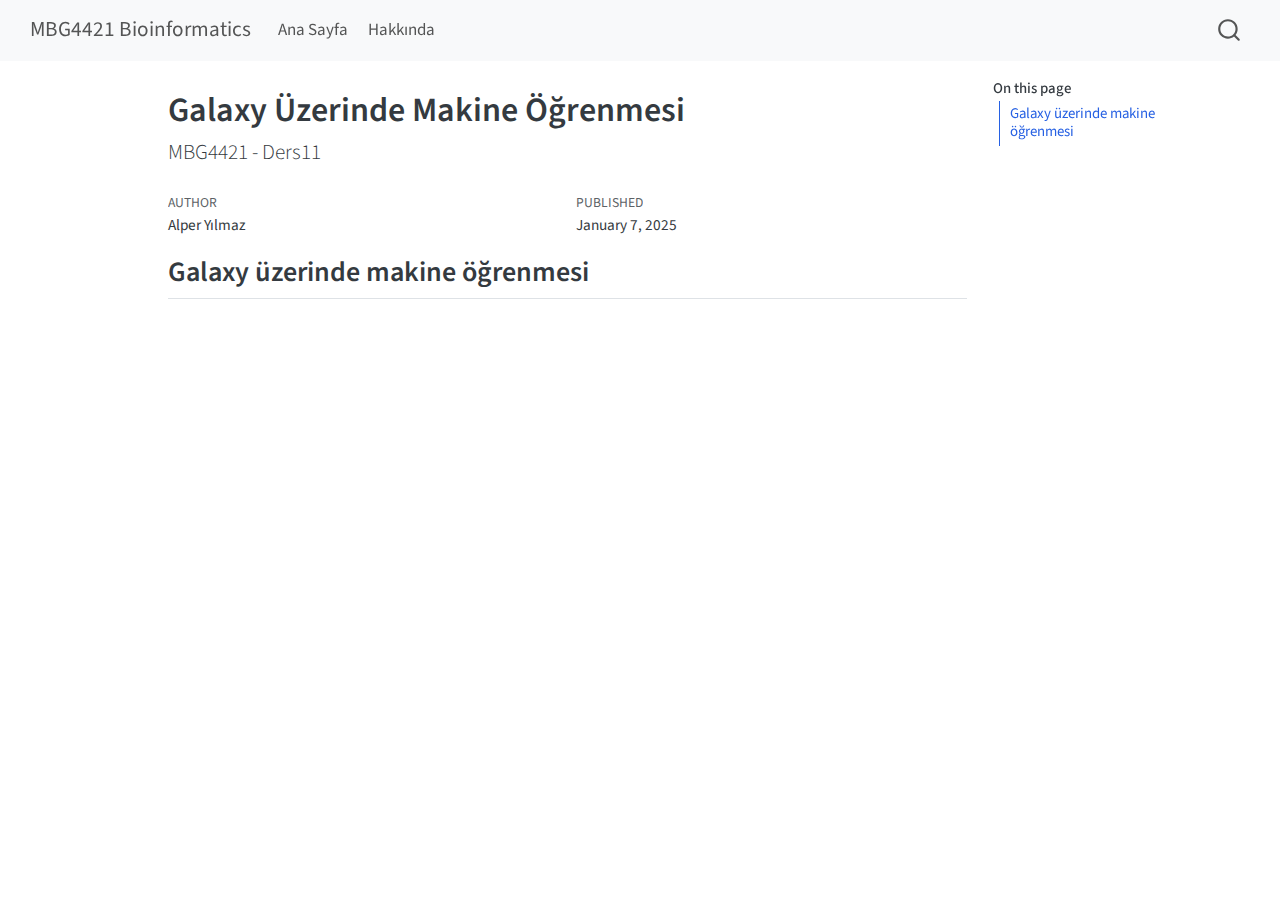
<file: docs/ders11.html>
<!DOCTYPE html>
<html xmlns="http://www.w3.org/1999/xhtml" lang="en" xml:lang="en"><head>

<meta charset="utf-8">
<meta name="generator" content="quarto-1.6.40">

<meta name="viewport" content="width=device-width, initial-scale=1.0, user-scalable=yes">

<meta name="author" content="Alper Yılmaz">
<meta name="dcterms.date" content="2025-01-07">

<title>Galaxy Üzerinde Makine Öğrenmesi – MBG4421 Bioinformatics</title>
<style>
code{white-space: pre-wrap;}
span.smallcaps{font-variant: small-caps;}
div.columns{display: flex; gap: min(4vw, 1.5em);}
div.column{flex: auto; overflow-x: auto;}
div.hanging-indent{margin-left: 1.5em; text-indent: -1.5em;}
ul.task-list{list-style: none;}
ul.task-list li input[type="checkbox"] {
  width: 0.8em;
  margin: 0 0.8em 0.2em -1em; /* quarto-specific, see https://github.com/quarto-dev/quarto-cli/issues/4556 */ 
  vertical-align: middle;
}
</style>


<script src="site_libs/quarto-nav/quarto-nav.js"></script>
<script src="site_libs/quarto-nav/headroom.min.js"></script>
<script src="site_libs/clipboard/clipboard.min.js"></script>
<script src="site_libs/quarto-search/autocomplete.umd.js"></script>
<script src="site_libs/quarto-search/fuse.min.js"></script>
<script src="site_libs/quarto-search/quarto-search.js"></script>
<meta name="quarto:offset" content="./">
<script src="site_libs/quarto-html/quarto.js"></script>
<script src="site_libs/quarto-html/popper.min.js"></script>
<script src="site_libs/quarto-html/tippy.umd.min.js"></script>
<script src="site_libs/quarto-html/anchor.min.js"></script>
<link href="site_libs/quarto-html/tippy.css" rel="stylesheet">
<link href="site_libs/quarto-html/quarto-syntax-highlighting-549806ee2085284f45b00abea8c6df48.css" rel="stylesheet" id="quarto-text-highlighting-styles">
<script src="site_libs/bootstrap/bootstrap.min.js"></script>
<link href="site_libs/bootstrap/bootstrap-icons.css" rel="stylesheet">
<link href="site_libs/bootstrap/bootstrap-af961b6bed29d32c0aeed6d738539868.min.css" rel="stylesheet" append-hash="true" id="quarto-bootstrap" data-mode="light">
<script id="quarto-search-options" type="application/json">{
  "location": "navbar",
  "copy-button": false,
  "collapse-after": 3,
  "panel-placement": "end",
  "type": "overlay",
  "limit": 50,
  "keyboard-shortcut": [
    "f",
    "/",
    "s"
  ],
  "show-item-context": false,
  "language": {
    "search-no-results-text": "No results",
    "search-matching-documents-text": "matching documents",
    "search-copy-link-title": "Copy link to search",
    "search-hide-matches-text": "Hide additional matches",
    "search-more-match-text": "more match in this document",
    "search-more-matches-text": "more matches in this document",
    "search-clear-button-title": "Clear",
    "search-text-placeholder": "",
    "search-detached-cancel-button-title": "Cancel",
    "search-submit-button-title": "Submit",
    "search-label": "Search"
  }
}</script>


</head>

<body class="nav-fixed">

<div id="quarto-search-results"></div>
  <header id="quarto-header" class="headroom fixed-top">
    <nav class="navbar navbar-expand-lg " data-bs-theme="dark">
      <div class="navbar-container container-fluid">
      <div class="navbar-brand-container mx-auto">
    <a class="navbar-brand" href="./index.html">
    <span class="navbar-title">MBG4421 Bioinformatics</span>
    </a>
  </div>
            <div id="quarto-search" class="" title="Search"></div>
          <button class="navbar-toggler" type="button" data-bs-toggle="collapse" data-bs-target="#navbarCollapse" aria-controls="navbarCollapse" role="menu" aria-expanded="false" aria-label="Toggle navigation" onclick="if (window.quartoToggleHeadroom) { window.quartoToggleHeadroom(); }">
  <span class="navbar-toggler-icon"></span>
</button>
          <div class="collapse navbar-collapse" id="navbarCollapse">
            <ul class="navbar-nav navbar-nav-scroll me-auto">
  <li class="nav-item">
    <a class="nav-link" href="./index.html"> 
<span class="menu-text">Ana Sayfa</span></a>
  </li>  
  <li class="nav-item">
    <a class="nav-link" href="./about.html"> 
<span class="menu-text">Hakkında</span></a>
  </li>  
</ul>
          </div> <!-- /navcollapse -->
            <div class="quarto-navbar-tools">
</div>
      </div> <!-- /container-fluid -->
    </nav>
</header>
<!-- content -->
<div id="quarto-content" class="quarto-container page-columns page-rows-contents page-layout-article page-navbar">
<!-- sidebar -->
<!-- margin-sidebar -->
    <div id="quarto-margin-sidebar" class="sidebar margin-sidebar">
        <nav id="TOC" role="doc-toc" class="toc-active">
    <h2 id="toc-title">On this page</h2>
   
  <ul>
  <li><a href="#galaxy-üzerinde-makine-öğrenmesi" id="toc-galaxy-üzerinde-makine-öğrenmesi" class="nav-link active" data-scroll-target="#galaxy-üzerinde-makine-öğrenmesi">Galaxy üzerinde makine öğrenmesi</a></li>
  </ul>
</nav>
    </div>
<!-- main -->
<main class="content" id="quarto-document-content">

<header id="title-block-header" class="quarto-title-block default">
<div class="quarto-title">
<h1 class="title">Galaxy Üzerinde Makine Öğrenmesi</h1>
<p class="subtitle lead">MBG4421 - Ders11</p>
</div>



<div class="quarto-title-meta">

    <div>
    <div class="quarto-title-meta-heading">Author</div>
    <div class="quarto-title-meta-contents">
             <p>Alper Yılmaz </p>
          </div>
  </div>
    
    <div>
    <div class="quarto-title-meta-heading">Published</div>
    <div class="quarto-title-meta-contents">
      <p class="date">January 7, 2025</p>
    </div>
  </div>
  
    
  </div>
  


</header>


<section id="galaxy-üzerinde-makine-öğrenmesi" class="level2">
<h2 class="anchored" data-anchor-id="galaxy-üzerinde-makine-öğrenmesi">Galaxy üzerinde makine öğrenmesi</h2>


</section>

</main> <!-- /main -->
<script id="quarto-html-after-body" type="application/javascript">
window.document.addEventListener("DOMContentLoaded", function (event) {
  const toggleBodyColorMode = (bsSheetEl) => {
    const mode = bsSheetEl.getAttribute("data-mode");
    const bodyEl = window.document.querySelector("body");
    if (mode === "dark") {
      bodyEl.classList.add("quarto-dark");
      bodyEl.classList.remove("quarto-light");
    } else {
      bodyEl.classList.add("quarto-light");
      bodyEl.classList.remove("quarto-dark");
    }
  }
  const toggleBodyColorPrimary = () => {
    const bsSheetEl = window.document.querySelector("link#quarto-bootstrap");
    if (bsSheetEl) {
      toggleBodyColorMode(bsSheetEl);
    }
  }
  toggleBodyColorPrimary();  
  const icon = "";
  const anchorJS = new window.AnchorJS();
  anchorJS.options = {
    placement: 'right',
    icon: icon
  };
  anchorJS.add('.anchored');
  const isCodeAnnotation = (el) => {
    for (const clz of el.classList) {
      if (clz.startsWith('code-annotation-')) {                     
        return true;
      }
    }
    return false;
  }
  const onCopySuccess = function(e) {
    // button target
    const button = e.trigger;
    // don't keep focus
    button.blur();
    // flash "checked"
    button.classList.add('code-copy-button-checked');
    var currentTitle = button.getAttribute("title");
    button.setAttribute("title", "Copied!");
    let tooltip;
    if (window.bootstrap) {
      button.setAttribute("data-bs-toggle", "tooltip");
      button.setAttribute("data-bs-placement", "left");
      button.setAttribute("data-bs-title", "Copied!");
      tooltip = new bootstrap.Tooltip(button, 
        { trigger: "manual", 
          customClass: "code-copy-button-tooltip",
          offset: [0, -8]});
      tooltip.show();    
    }
    setTimeout(function() {
      if (tooltip) {
        tooltip.hide();
        button.removeAttribute("data-bs-title");
        button.removeAttribute("data-bs-toggle");
        button.removeAttribute("data-bs-placement");
      }
      button.setAttribute("title", currentTitle);
      button.classList.remove('code-copy-button-checked');
    }, 1000);
    // clear code selection
    e.clearSelection();
  }
  const getTextToCopy = function(trigger) {
      const codeEl = trigger.previousElementSibling.cloneNode(true);
      for (const childEl of codeEl.children) {
        if (isCodeAnnotation(childEl)) {
          childEl.remove();
        }
      }
      return codeEl.innerText;
  }
  const clipboard = new window.ClipboardJS('.code-copy-button:not([data-in-quarto-modal])', {
    text: getTextToCopy
  });
  clipboard.on('success', onCopySuccess);
  if (window.document.getElementById('quarto-embedded-source-code-modal')) {
    const clipboardModal = new window.ClipboardJS('.code-copy-button[data-in-quarto-modal]', {
      text: getTextToCopy,
      container: window.document.getElementById('quarto-embedded-source-code-modal')
    });
    clipboardModal.on('success', onCopySuccess);
  }
    var localhostRegex = new RegExp(/^(?:http|https):\/\/localhost\:?[0-9]*\//);
    var mailtoRegex = new RegExp(/^mailto:/);
      var filterRegex = new RegExp('/' + window.location.host + '/');
    var isInternal = (href) => {
        return filterRegex.test(href) || localhostRegex.test(href) || mailtoRegex.test(href);
    }
    // Inspect non-navigation links and adorn them if external
 	var links = window.document.querySelectorAll('a[href]:not(.nav-link):not(.navbar-brand):not(.toc-action):not(.sidebar-link):not(.sidebar-item-toggle):not(.pagination-link):not(.no-external):not([aria-hidden]):not(.dropdown-item):not(.quarto-navigation-tool):not(.about-link)');
    for (var i=0; i<links.length; i++) {
      const link = links[i];
      if (!isInternal(link.href)) {
        // undo the damage that might have been done by quarto-nav.js in the case of
        // links that we want to consider external
        if (link.dataset.originalHref !== undefined) {
          link.href = link.dataset.originalHref;
        }
      }
    }
  function tippyHover(el, contentFn, onTriggerFn, onUntriggerFn) {
    const config = {
      allowHTML: true,
      maxWidth: 500,
      delay: 100,
      arrow: false,
      appendTo: function(el) {
          return el.parentElement;
      },
      interactive: true,
      interactiveBorder: 10,
      theme: 'quarto',
      placement: 'bottom-start',
    };
    if (contentFn) {
      config.content = contentFn;
    }
    if (onTriggerFn) {
      config.onTrigger = onTriggerFn;
    }
    if (onUntriggerFn) {
      config.onUntrigger = onUntriggerFn;
    }
    window.tippy(el, config); 
  }
  const noterefs = window.document.querySelectorAll('a[role="doc-noteref"]');
  for (var i=0; i<noterefs.length; i++) {
    const ref = noterefs[i];
    tippyHover(ref, function() {
      // use id or data attribute instead here
      let href = ref.getAttribute('data-footnote-href') || ref.getAttribute('href');
      try { href = new URL(href).hash; } catch {}
      const id = href.replace(/^#\/?/, "");
      const note = window.document.getElementById(id);
      if (note) {
        return note.innerHTML;
      } else {
        return "";
      }
    });
  }
  const xrefs = window.document.querySelectorAll('a.quarto-xref');
  const processXRef = (id, note) => {
    // Strip column container classes
    const stripColumnClz = (el) => {
      el.classList.remove("page-full", "page-columns");
      if (el.children) {
        for (const child of el.children) {
          stripColumnClz(child);
        }
      }
    }
    stripColumnClz(note)
    if (id === null || id.startsWith('sec-')) {
      // Special case sections, only their first couple elements
      const container = document.createElement("div");
      if (note.children && note.children.length > 2) {
        container.appendChild(note.children[0].cloneNode(true));
        for (let i = 1; i < note.children.length; i++) {
          const child = note.children[i];
          if (child.tagName === "P" && child.innerText === "") {
            continue;
          } else {
            container.appendChild(child.cloneNode(true));
            break;
          }
        }
        if (window.Quarto?.typesetMath) {
          window.Quarto.typesetMath(container);
        }
        return container.innerHTML
      } else {
        if (window.Quarto?.typesetMath) {
          window.Quarto.typesetMath(note);
        }
        return note.innerHTML;
      }
    } else {
      // Remove any anchor links if they are present
      const anchorLink = note.querySelector('a.anchorjs-link');
      if (anchorLink) {
        anchorLink.remove();
      }
      if (window.Quarto?.typesetMath) {
        window.Quarto.typesetMath(note);
      }
      if (note.classList.contains("callout")) {
        return note.outerHTML;
      } else {
        return note.innerHTML;
      }
    }
  }
  for (var i=0; i<xrefs.length; i++) {
    const xref = xrefs[i];
    tippyHover(xref, undefined, function(instance) {
      instance.disable();
      let url = xref.getAttribute('href');
      let hash = undefined; 
      if (url.startsWith('#')) {
        hash = url;
      } else {
        try { hash = new URL(url).hash; } catch {}
      }
      if (hash) {
        const id = hash.replace(/^#\/?/, "");
        const note = window.document.getElementById(id);
        if (note !== null) {
          try {
            const html = processXRef(id, note.cloneNode(true));
            instance.setContent(html);
          } finally {
            instance.enable();
            instance.show();
          }
        } else {
          // See if we can fetch this
          fetch(url.split('#')[0])
          .then(res => res.text())
          .then(html => {
            const parser = new DOMParser();
            const htmlDoc = parser.parseFromString(html, "text/html");
            const note = htmlDoc.getElementById(id);
            if (note !== null) {
              const html = processXRef(id, note);
              instance.setContent(html);
            } 
          }).finally(() => {
            instance.enable();
            instance.show();
          });
        }
      } else {
        // See if we can fetch a full url (with no hash to target)
        // This is a special case and we should probably do some content thinning / targeting
        fetch(url)
        .then(res => res.text())
        .then(html => {
          const parser = new DOMParser();
          const htmlDoc = parser.parseFromString(html, "text/html");
          const note = htmlDoc.querySelector('main.content');
          if (note !== null) {
            // This should only happen for chapter cross references
            // (since there is no id in the URL)
            // remove the first header
            if (note.children.length > 0 && note.children[0].tagName === "HEADER") {
              note.children[0].remove();
            }
            const html = processXRef(null, note);
            instance.setContent(html);
          } 
        }).finally(() => {
          instance.enable();
          instance.show();
        });
      }
    }, function(instance) {
    });
  }
      let selectedAnnoteEl;
      const selectorForAnnotation = ( cell, annotation) => {
        let cellAttr = 'data-code-cell="' + cell + '"';
        let lineAttr = 'data-code-annotation="' +  annotation + '"';
        const selector = 'span[' + cellAttr + '][' + lineAttr + ']';
        return selector;
      }
      const selectCodeLines = (annoteEl) => {
        const doc = window.document;
        const targetCell = annoteEl.getAttribute("data-target-cell");
        const targetAnnotation = annoteEl.getAttribute("data-target-annotation");
        const annoteSpan = window.document.querySelector(selectorForAnnotation(targetCell, targetAnnotation));
        const lines = annoteSpan.getAttribute("data-code-lines").split(",");
        const lineIds = lines.map((line) => {
          return targetCell + "-" + line;
        })
        let top = null;
        let height = null;
        let parent = null;
        if (lineIds.length > 0) {
            //compute the position of the single el (top and bottom and make a div)
            const el = window.document.getElementById(lineIds[0]);
            top = el.offsetTop;
            height = el.offsetHeight;
            parent = el.parentElement.parentElement;
          if (lineIds.length > 1) {
            const lastEl = window.document.getElementById(lineIds[lineIds.length - 1]);
            const bottom = lastEl.offsetTop + lastEl.offsetHeight;
            height = bottom - top;
          }
          if (top !== null && height !== null && parent !== null) {
            // cook up a div (if necessary) and position it 
            let div = window.document.getElementById("code-annotation-line-highlight");
            if (div === null) {
              div = window.document.createElement("div");
              div.setAttribute("id", "code-annotation-line-highlight");
              div.style.position = 'absolute';
              parent.appendChild(div);
            }
            div.style.top = top - 2 + "px";
            div.style.height = height + 4 + "px";
            div.style.left = 0;
            let gutterDiv = window.document.getElementById("code-annotation-line-highlight-gutter");
            if (gutterDiv === null) {
              gutterDiv = window.document.createElement("div");
              gutterDiv.setAttribute("id", "code-annotation-line-highlight-gutter");
              gutterDiv.style.position = 'absolute';
              const codeCell = window.document.getElementById(targetCell);
              const gutter = codeCell.querySelector('.code-annotation-gutter');
              gutter.appendChild(gutterDiv);
            }
            gutterDiv.style.top = top - 2 + "px";
            gutterDiv.style.height = height + 4 + "px";
          }
          selectedAnnoteEl = annoteEl;
        }
      };
      const unselectCodeLines = () => {
        const elementsIds = ["code-annotation-line-highlight", "code-annotation-line-highlight-gutter"];
        elementsIds.forEach((elId) => {
          const div = window.document.getElementById(elId);
          if (div) {
            div.remove();
          }
        });
        selectedAnnoteEl = undefined;
      };
        // Handle positioning of the toggle
    window.addEventListener(
      "resize",
      throttle(() => {
        elRect = undefined;
        if (selectedAnnoteEl) {
          selectCodeLines(selectedAnnoteEl);
        }
      }, 10)
    );
    function throttle(fn, ms) {
    let throttle = false;
    let timer;
      return (...args) => {
        if(!throttle) { // first call gets through
            fn.apply(this, args);
            throttle = true;
        } else { // all the others get throttled
            if(timer) clearTimeout(timer); // cancel #2
            timer = setTimeout(() => {
              fn.apply(this, args);
              timer = throttle = false;
            }, ms);
        }
      };
    }
      // Attach click handler to the DT
      const annoteDls = window.document.querySelectorAll('dt[data-target-cell]');
      for (const annoteDlNode of annoteDls) {
        annoteDlNode.addEventListener('click', (event) => {
          const clickedEl = event.target;
          if (clickedEl !== selectedAnnoteEl) {
            unselectCodeLines();
            const activeEl = window.document.querySelector('dt[data-target-cell].code-annotation-active');
            if (activeEl) {
              activeEl.classList.remove('code-annotation-active');
            }
            selectCodeLines(clickedEl);
            clickedEl.classList.add('code-annotation-active');
          } else {
            // Unselect the line
            unselectCodeLines();
            clickedEl.classList.remove('code-annotation-active');
          }
        });
      }
  const findCites = (el) => {
    const parentEl = el.parentElement;
    if (parentEl) {
      const cites = parentEl.dataset.cites;
      if (cites) {
        return {
          el,
          cites: cites.split(' ')
        };
      } else {
        return findCites(el.parentElement)
      }
    } else {
      return undefined;
    }
  };
  var bibliorefs = window.document.querySelectorAll('a[role="doc-biblioref"]');
  for (var i=0; i<bibliorefs.length; i++) {
    const ref = bibliorefs[i];
    const citeInfo = findCites(ref);
    if (citeInfo) {
      tippyHover(citeInfo.el, function() {
        var popup = window.document.createElement('div');
        citeInfo.cites.forEach(function(cite) {
          var citeDiv = window.document.createElement('div');
          citeDiv.classList.add('hanging-indent');
          citeDiv.classList.add('csl-entry');
          var biblioDiv = window.document.getElementById('ref-' + cite);
          if (biblioDiv) {
            citeDiv.innerHTML = biblioDiv.innerHTML;
          }
          popup.appendChild(citeDiv);
        });
        return popup.innerHTML;
      });
    }
  }
});
</script>
</div> <!-- /content -->




</body></html>
</file>
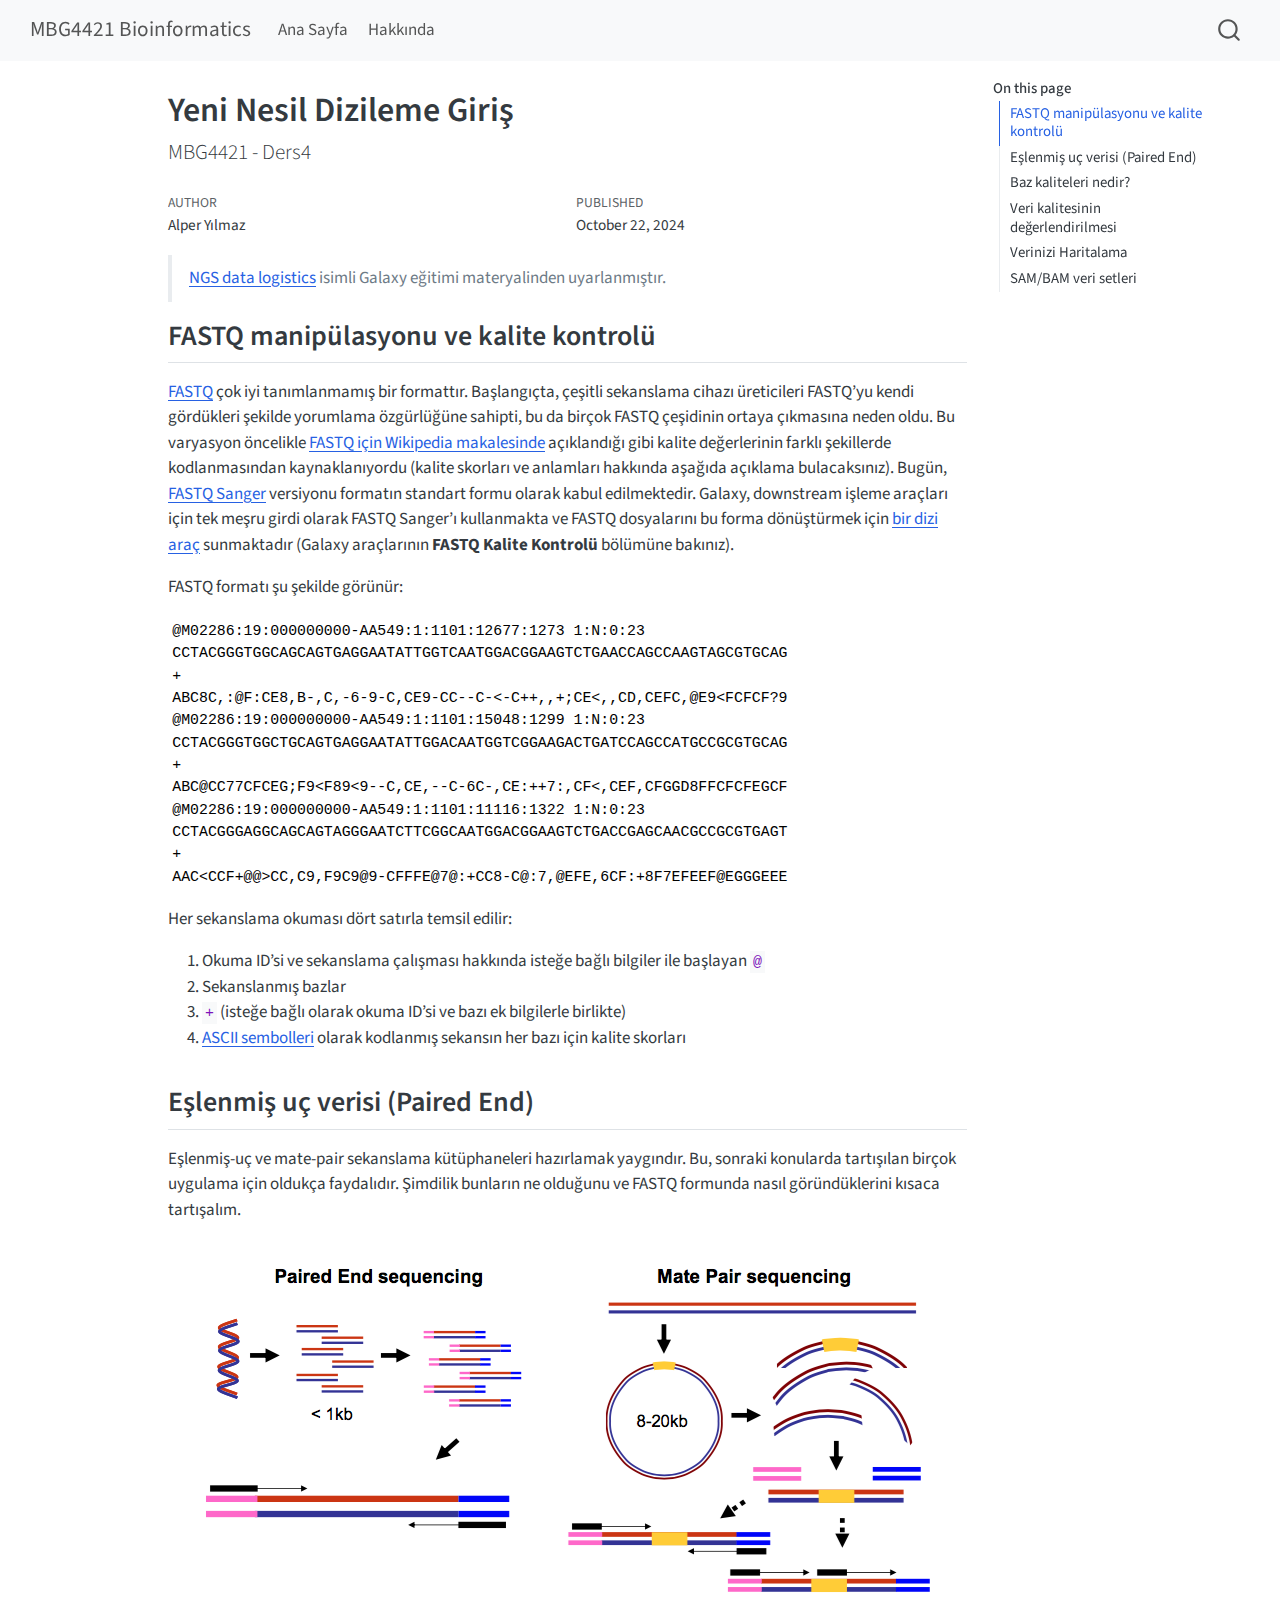
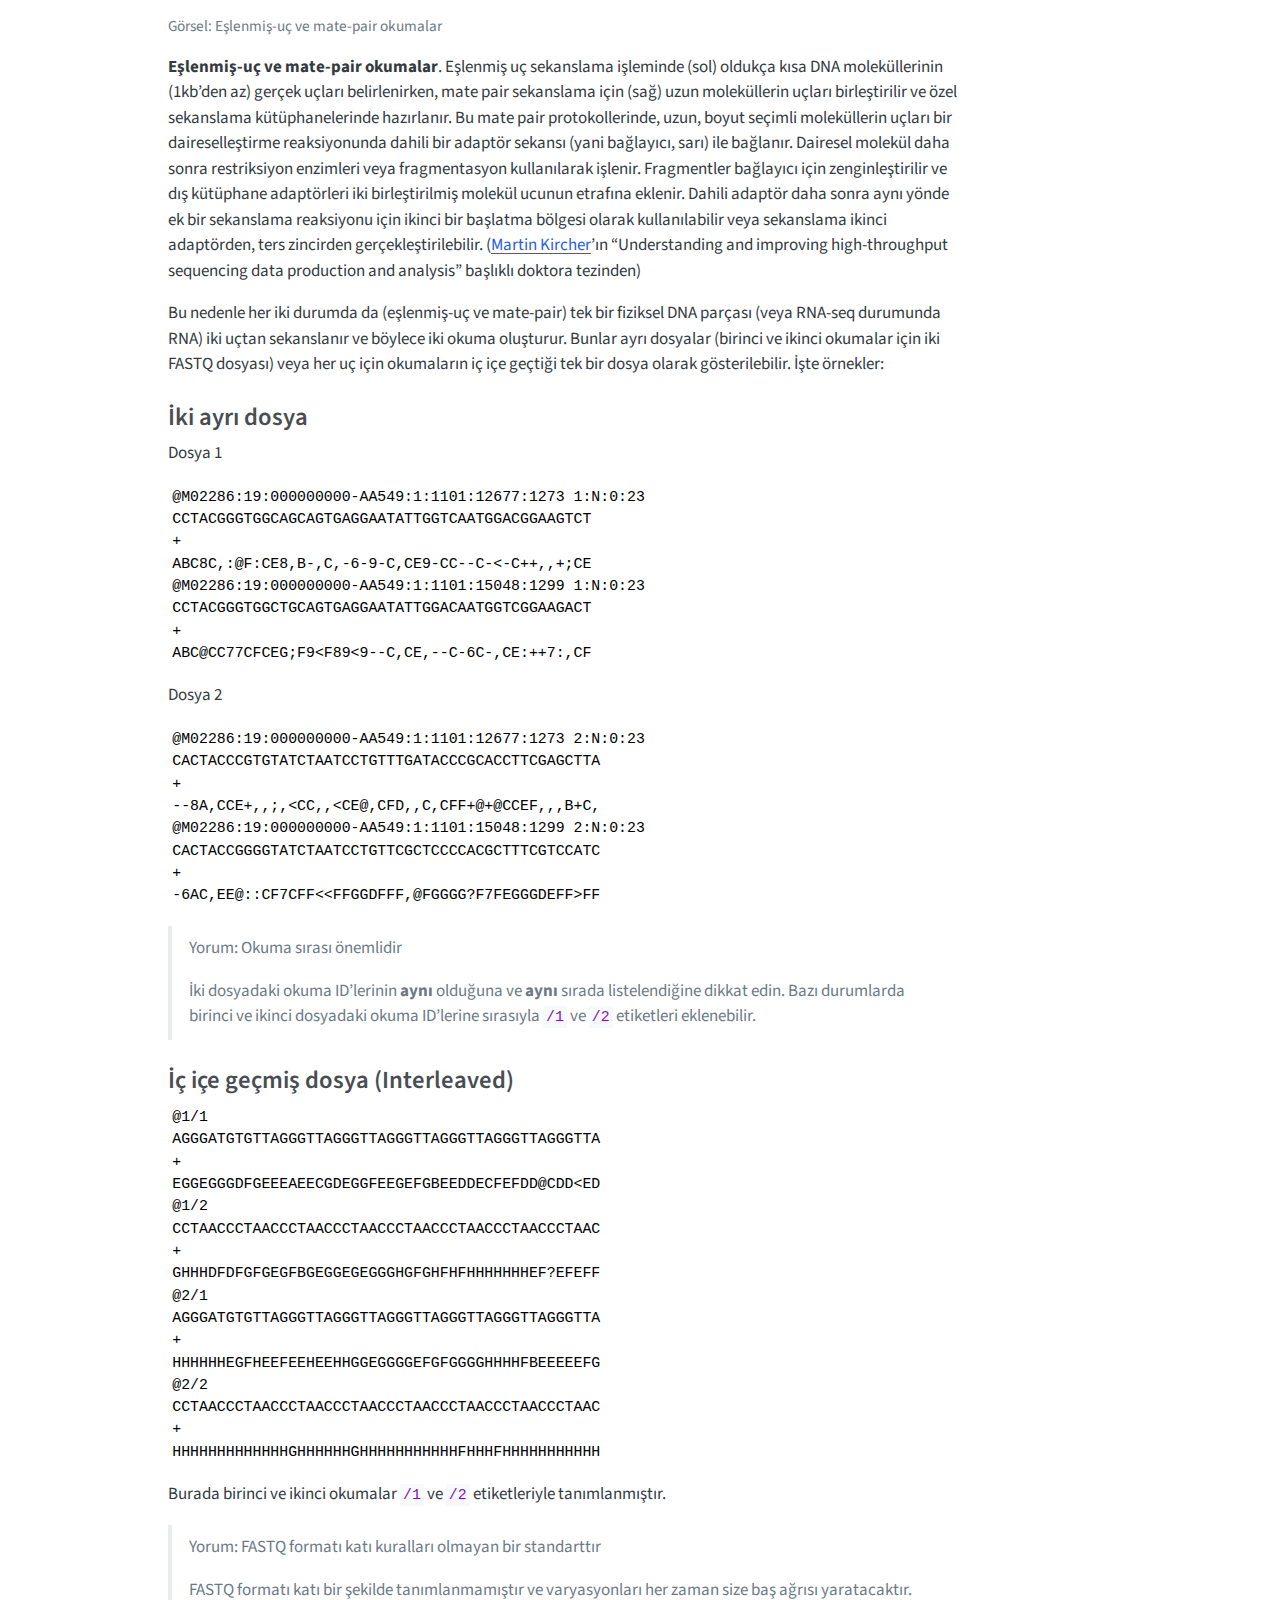
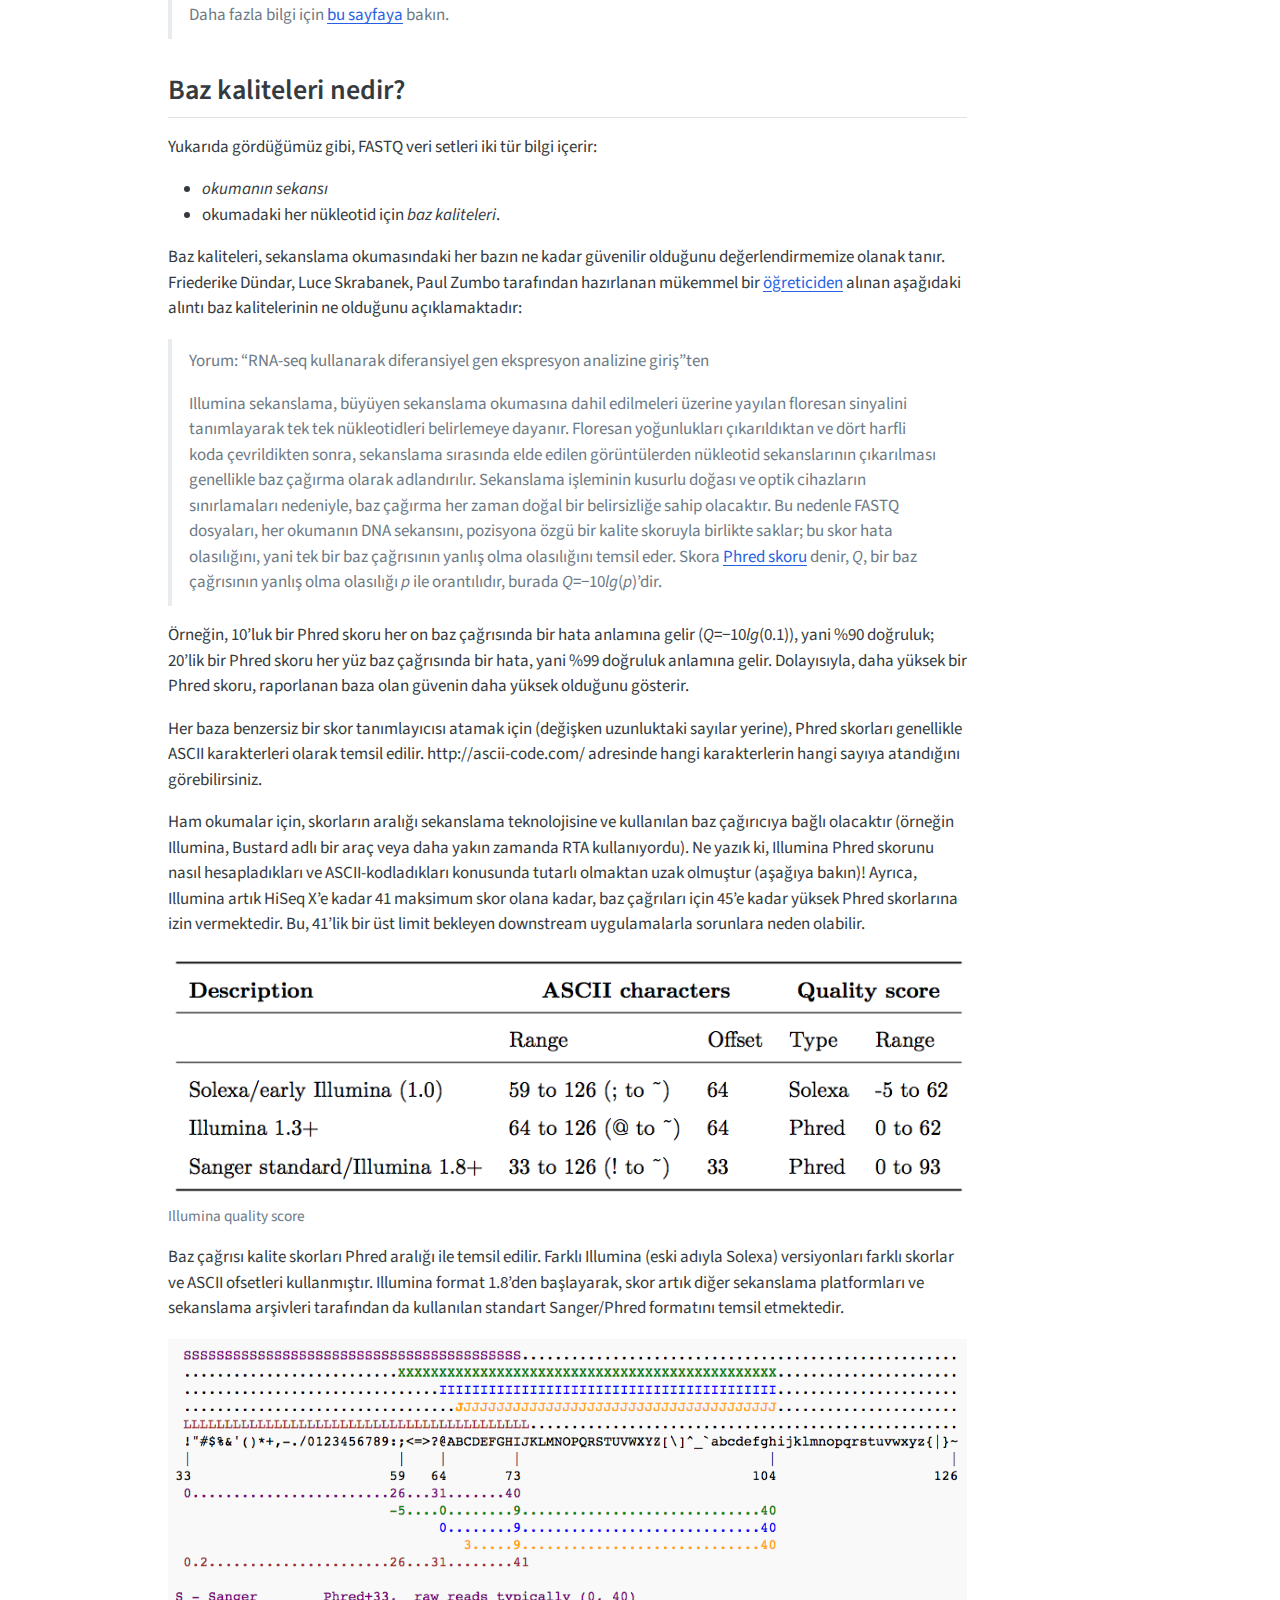
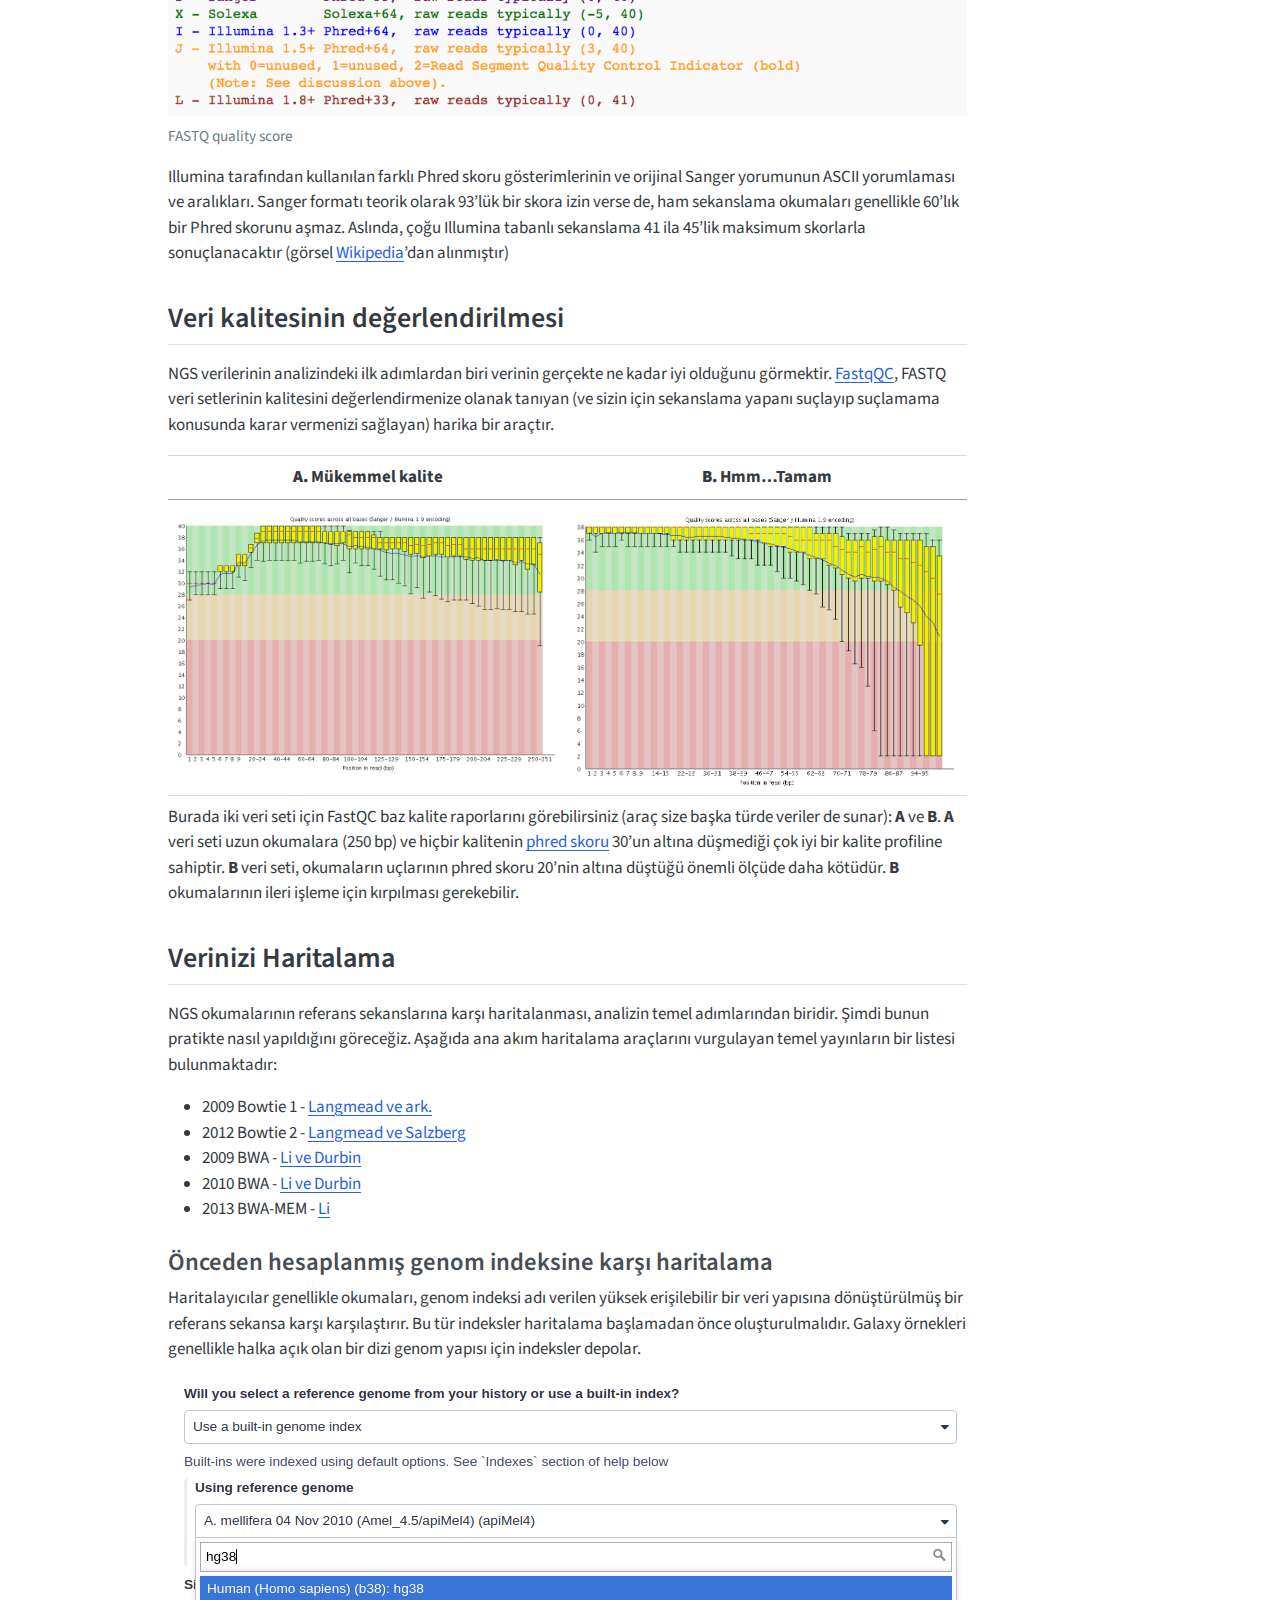
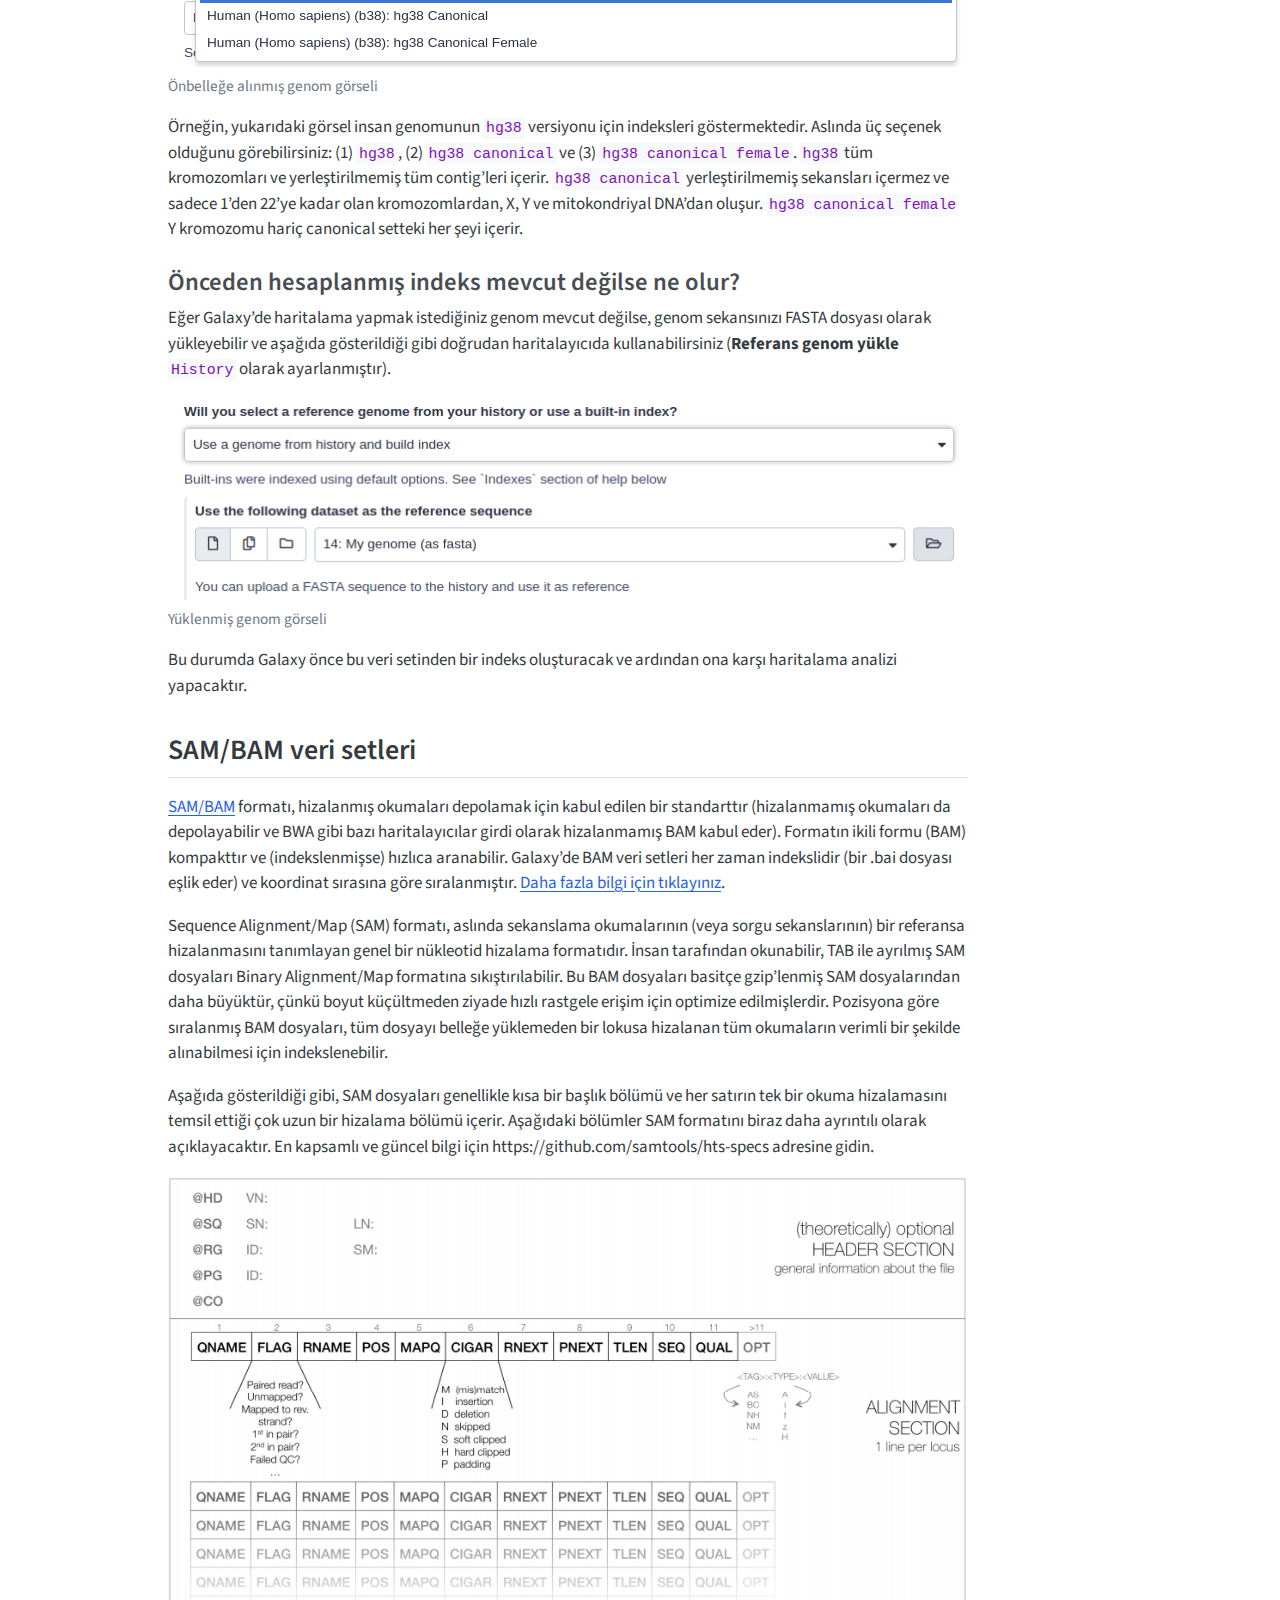
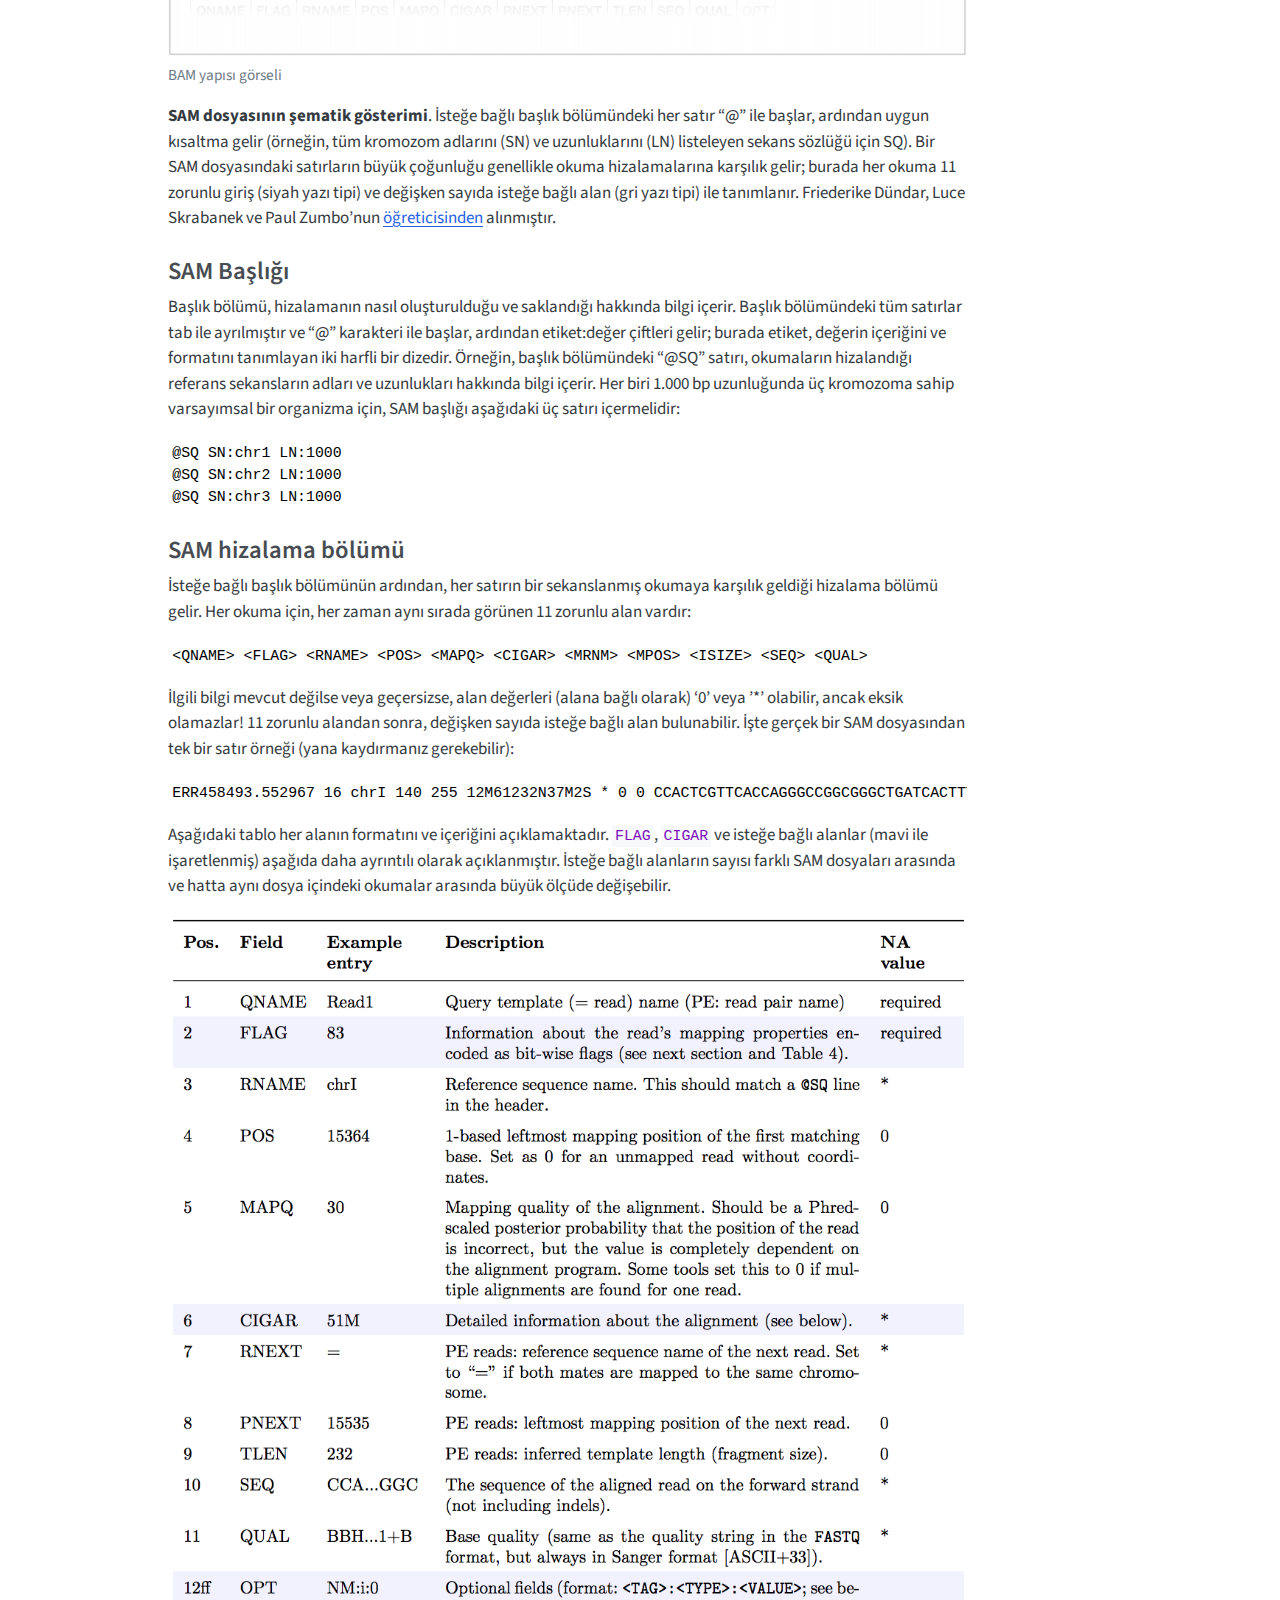
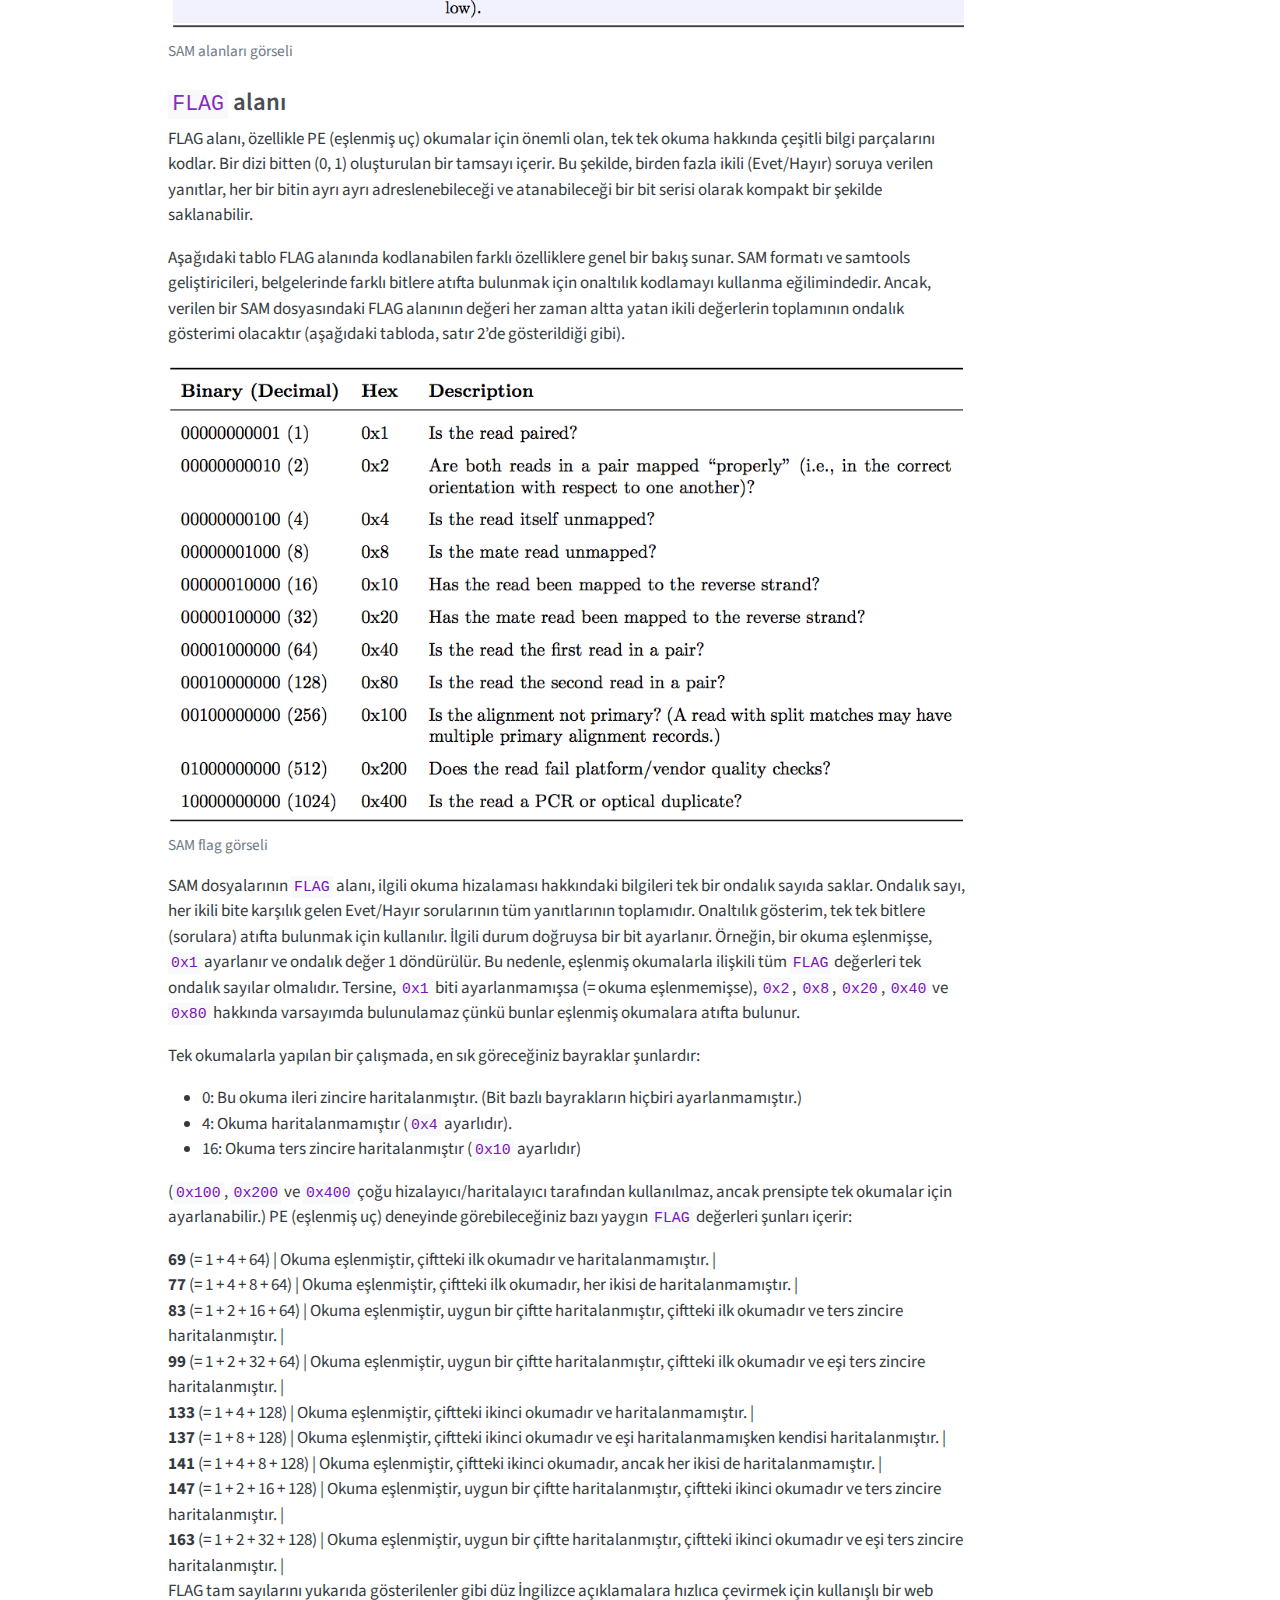
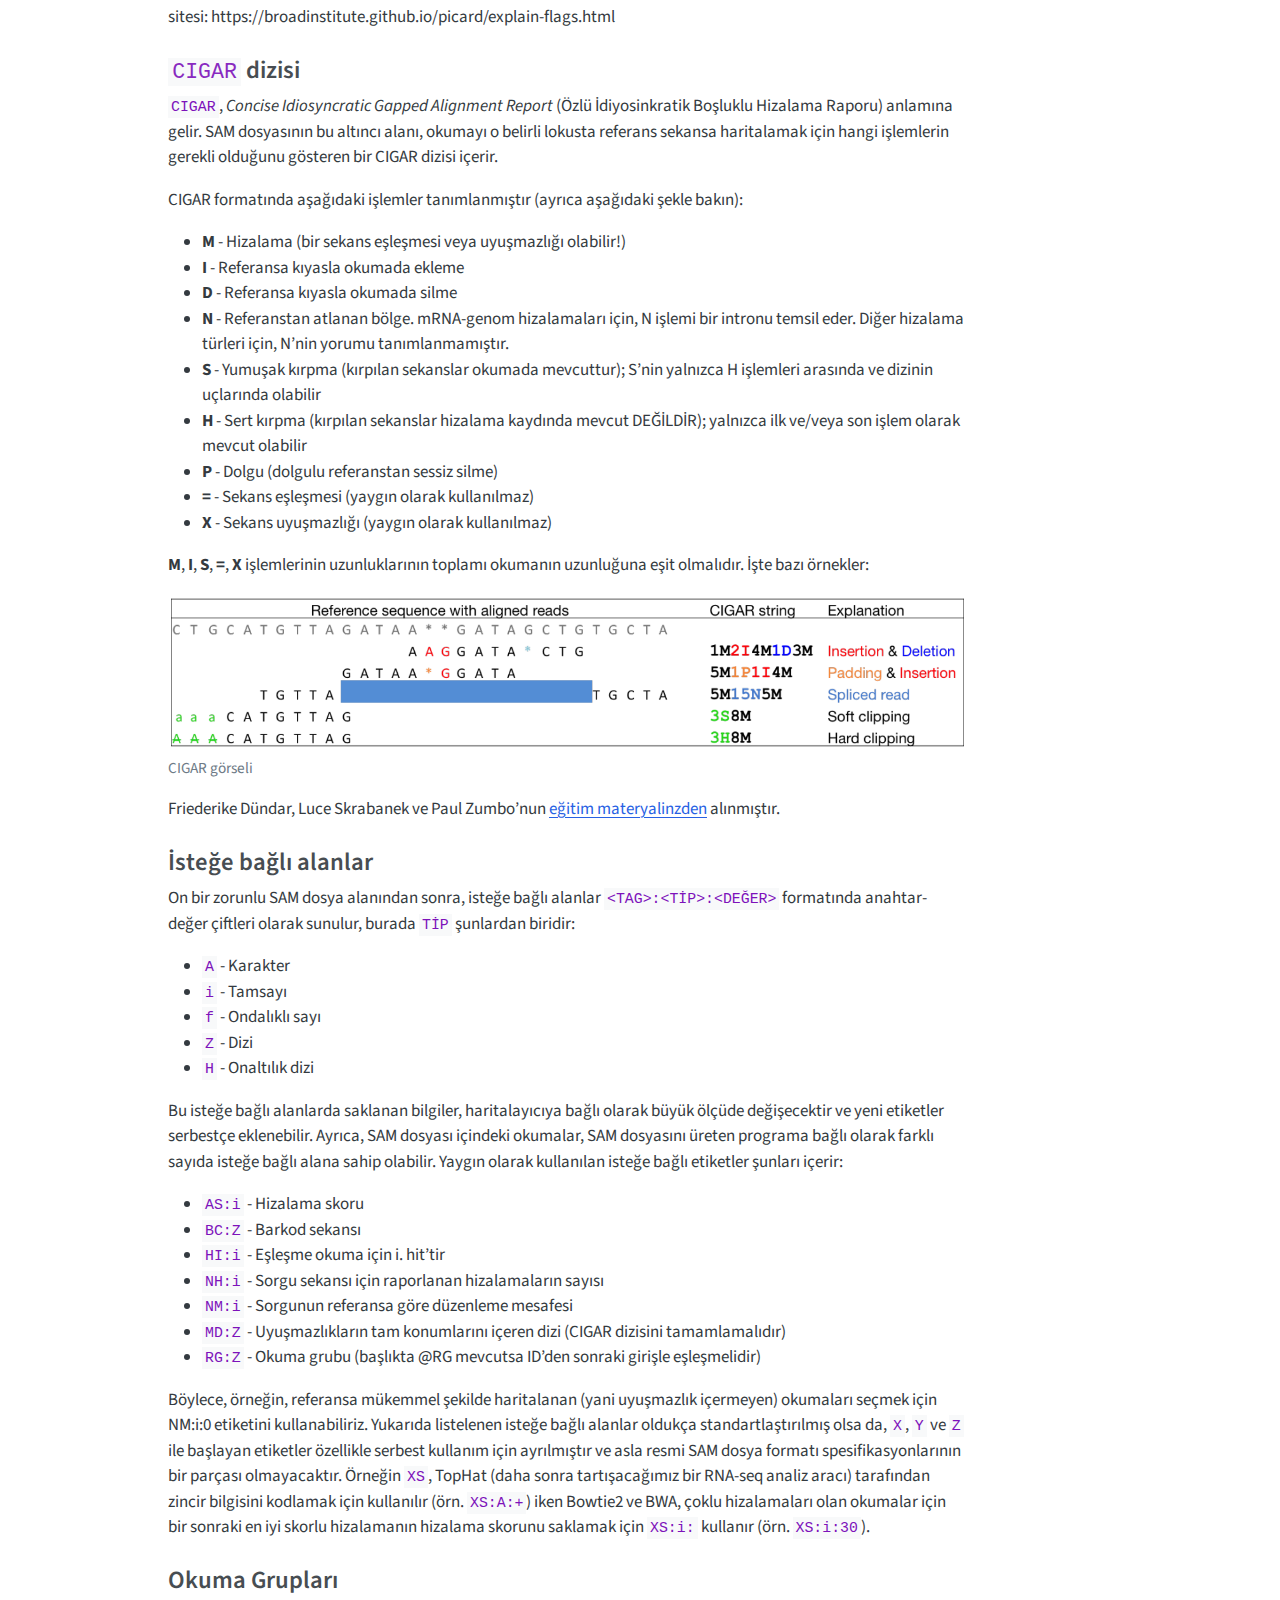
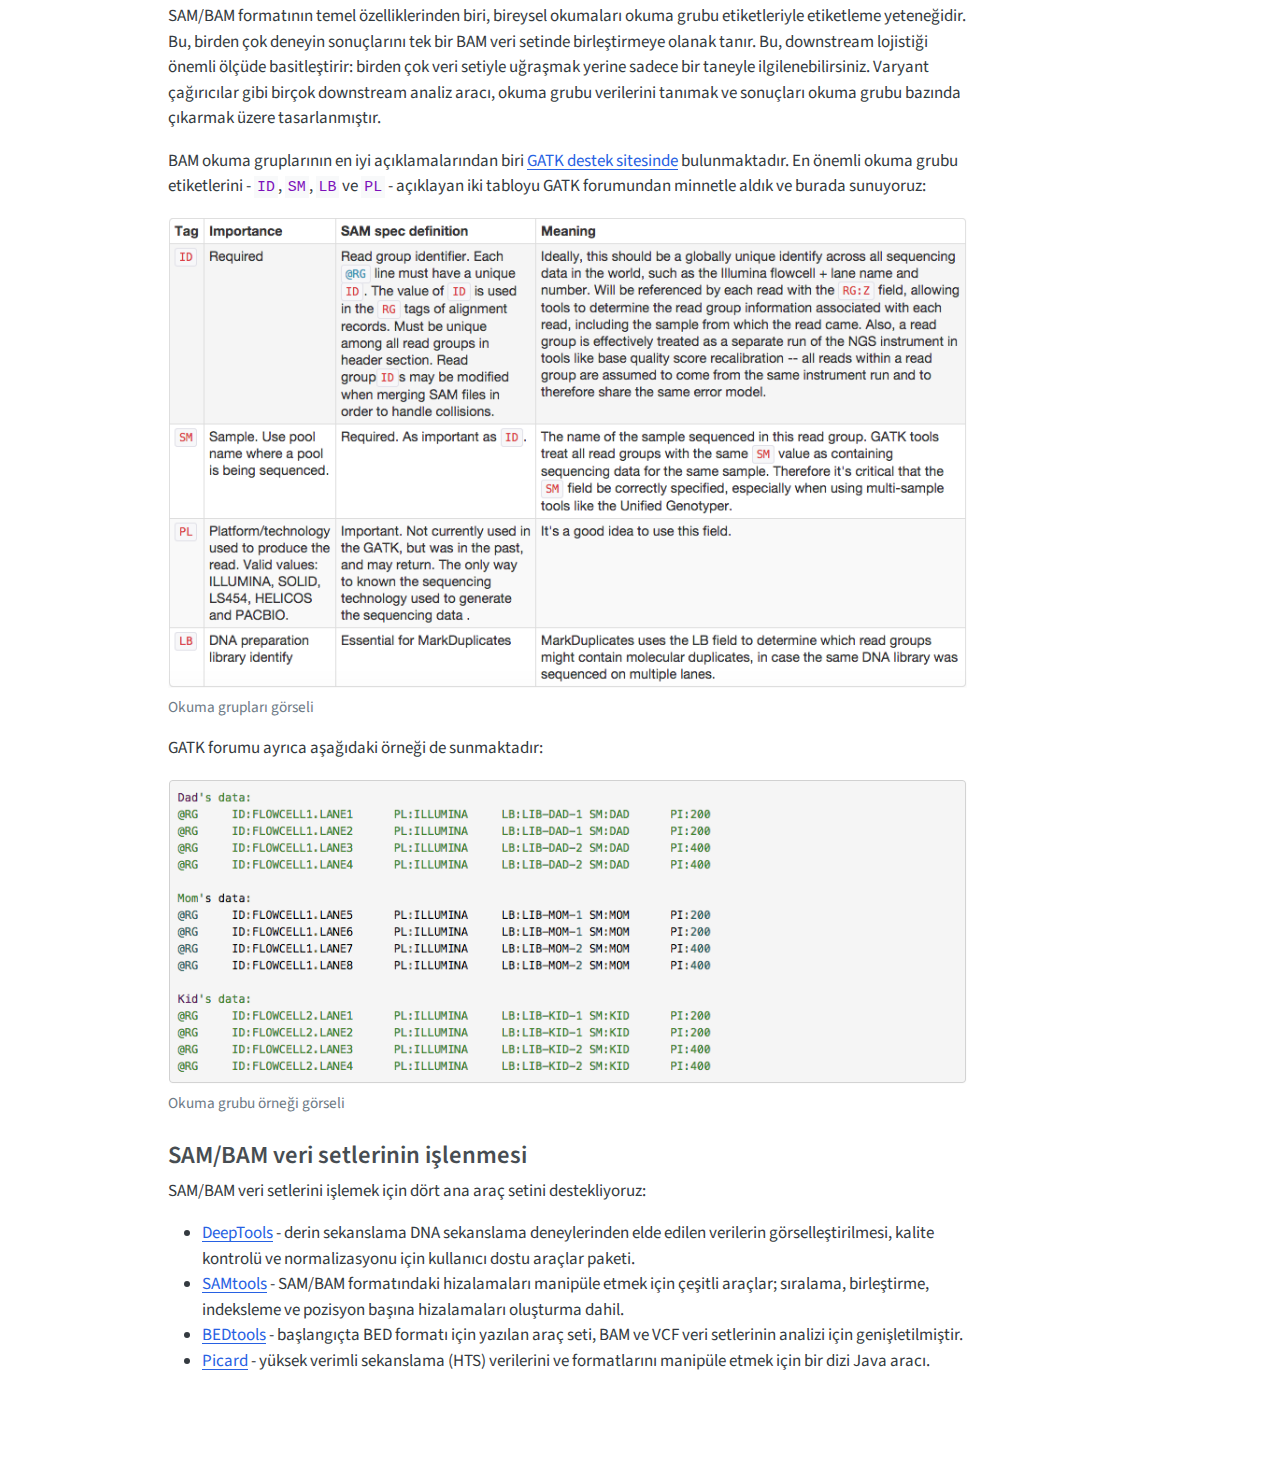
<file: docs/ders4.html>
<!DOCTYPE html>
<html xmlns="http://www.w3.org/1999/xhtml" lang="en" xml:lang="en"><head>

<meta charset="utf-8">
<meta name="generator" content="quarto-1.6.40">

<meta name="viewport" content="width=device-width, initial-scale=1.0, user-scalable=yes">

<meta name="author" content="Alper Yılmaz">
<meta name="dcterms.date" content="2024-10-22">

<title>Yeni Nesil Dizileme Giriş – MBG4421 Bioinformatics</title>
<style>
code{white-space: pre-wrap;}
span.smallcaps{font-variant: small-caps;}
div.columns{display: flex; gap: min(4vw, 1.5em);}
div.column{flex: auto; overflow-x: auto;}
div.hanging-indent{margin-left: 1.5em; text-indent: -1.5em;}
ul.task-list{list-style: none;}
ul.task-list li input[type="checkbox"] {
  width: 0.8em;
  margin: 0 0.8em 0.2em -1em; /* quarto-specific, see https://github.com/quarto-dev/quarto-cli/issues/4556 */ 
  vertical-align: middle;
}
</style>


<script src="site_libs/quarto-nav/quarto-nav.js"></script>
<script src="site_libs/quarto-nav/headroom.min.js"></script>
<script src="site_libs/clipboard/clipboard.min.js"></script>
<script src="site_libs/quarto-search/autocomplete.umd.js"></script>
<script src="site_libs/quarto-search/fuse.min.js"></script>
<script src="site_libs/quarto-search/quarto-search.js"></script>
<meta name="quarto:offset" content="./">
<script src="site_libs/quarto-html/quarto.js"></script>
<script src="site_libs/quarto-html/popper.min.js"></script>
<script src="site_libs/quarto-html/tippy.umd.min.js"></script>
<script src="site_libs/quarto-html/anchor.min.js"></script>
<link href="site_libs/quarto-html/tippy.css" rel="stylesheet">
<link href="site_libs/quarto-html/quarto-syntax-highlighting-549806ee2085284f45b00abea8c6df48.css" rel="stylesheet" id="quarto-text-highlighting-styles">
<script src="site_libs/bootstrap/bootstrap.min.js"></script>
<link href="site_libs/bootstrap/bootstrap-icons.css" rel="stylesheet">
<link href="site_libs/bootstrap/bootstrap-af961b6bed29d32c0aeed6d738539868.min.css" rel="stylesheet" append-hash="true" id="quarto-bootstrap" data-mode="light">
<script id="quarto-search-options" type="application/json">{
  "location": "navbar",
  "copy-button": false,
  "collapse-after": 3,
  "panel-placement": "end",
  "type": "overlay",
  "limit": 50,
  "keyboard-shortcut": [
    "f",
    "/",
    "s"
  ],
  "show-item-context": false,
  "language": {
    "search-no-results-text": "No results",
    "search-matching-documents-text": "matching documents",
    "search-copy-link-title": "Copy link to search",
    "search-hide-matches-text": "Hide additional matches",
    "search-more-match-text": "more match in this document",
    "search-more-matches-text": "more matches in this document",
    "search-clear-button-title": "Clear",
    "search-text-placeholder": "",
    "search-detached-cancel-button-title": "Cancel",
    "search-submit-button-title": "Submit",
    "search-label": "Search"
  }
}</script>


</head>

<body class="nav-fixed">

<div id="quarto-search-results"></div>
  <header id="quarto-header" class="headroom fixed-top">
    <nav class="navbar navbar-expand-lg " data-bs-theme="dark">
      <div class="navbar-container container-fluid">
      <div class="navbar-brand-container mx-auto">
    <a class="navbar-brand" href="./index.html">
    <span class="navbar-title">MBG4421 Bioinformatics</span>
    </a>
  </div>
            <div id="quarto-search" class="" title="Search"></div>
          <button class="navbar-toggler" type="button" data-bs-toggle="collapse" data-bs-target="#navbarCollapse" aria-controls="navbarCollapse" role="menu" aria-expanded="false" aria-label="Toggle navigation" onclick="if (window.quartoToggleHeadroom) { window.quartoToggleHeadroom(); }">
  <span class="navbar-toggler-icon"></span>
</button>
          <div class="collapse navbar-collapse" id="navbarCollapse">
            <ul class="navbar-nav navbar-nav-scroll me-auto">
  <li class="nav-item">
    <a class="nav-link" href="./index.html"> 
<span class="menu-text">Ana Sayfa</span></a>
  </li>  
  <li class="nav-item">
    <a class="nav-link" href="./about.html"> 
<span class="menu-text">Hakkında</span></a>
  </li>  
</ul>
          </div> <!-- /navcollapse -->
            <div class="quarto-navbar-tools">
</div>
      </div> <!-- /container-fluid -->
    </nav>
</header>
<!-- content -->
<div id="quarto-content" class="quarto-container page-columns page-rows-contents page-layout-article page-navbar">
<!-- sidebar -->
<!-- margin-sidebar -->
    <div id="quarto-margin-sidebar" class="sidebar margin-sidebar">
        <nav id="TOC" role="doc-toc" class="toc-active">
    <h2 id="toc-title">On this page</h2>
   
  <ul>
  <li><a href="#fastq-manipülasyonu-ve-kalite-kontrolü" id="toc-fastq-manipülasyonu-ve-kalite-kontrolü" class="nav-link active" data-scroll-target="#fastq-manipülasyonu-ve-kalite-kontrolü">FASTQ manipülasyonu ve kalite kontrolü</a></li>
  <li><a href="#eşlenmiş-uç-verisi-paired-end" id="toc-eşlenmiş-uç-verisi-paired-end" class="nav-link" data-scroll-target="#eşlenmiş-uç-verisi-paired-end">Eşlenmiş uç verisi (Paired End)</a>
  <ul class="collapse">
  <li><a href="#iki-ayrı-dosya" id="toc-iki-ayrı-dosya" class="nav-link" data-scroll-target="#iki-ayrı-dosya">İki ayrı dosya</a></li>
  <li><a href="#iç-içe-geçmiş-dosya-interleaved" id="toc-iç-içe-geçmiş-dosya-interleaved" class="nav-link" data-scroll-target="#iç-içe-geçmiş-dosya-interleaved">İç içe geçmiş dosya (Interleaved)</a></li>
  </ul></li>
  <li><a href="#baz-kaliteleri-nedir" id="toc-baz-kaliteleri-nedir" class="nav-link" data-scroll-target="#baz-kaliteleri-nedir">Baz kaliteleri nedir?</a></li>
  <li><a href="#veri-kalitesinin-değerlendirilmesi" id="toc-veri-kalitesinin-değerlendirilmesi" class="nav-link" data-scroll-target="#veri-kalitesinin-değerlendirilmesi">Veri kalitesinin değerlendirilmesi</a></li>
  <li><a href="#verinizi-haritalama" id="toc-verinizi-haritalama" class="nav-link" data-scroll-target="#verinizi-haritalama">Verinizi Haritalama</a>
  <ul class="collapse">
  <li><a href="#önceden-hesaplanmış-genom-indeksine-karşı-haritalama" id="toc-önceden-hesaplanmış-genom-indeksine-karşı-haritalama" class="nav-link" data-scroll-target="#önceden-hesaplanmış-genom-indeksine-karşı-haritalama">Önceden hesaplanmış genom indeksine karşı haritalama</a></li>
  <li><a href="#önceden-hesaplanmış-indeks-mevcut-değilse-ne-olur" id="toc-önceden-hesaplanmış-indeks-mevcut-değilse-ne-olur" class="nav-link" data-scroll-target="#önceden-hesaplanmış-indeks-mevcut-değilse-ne-olur">Önceden hesaplanmış indeks mevcut değilse ne olur?</a></li>
  </ul></li>
  <li><a href="#sambam-veri-setleri" id="toc-sambam-veri-setleri" class="nav-link" data-scroll-target="#sambam-veri-setleri">SAM/BAM veri setleri</a>
  <ul class="collapse">
  <li><a href="#sam-başlığı" id="toc-sam-başlığı" class="nav-link" data-scroll-target="#sam-başlığı">SAM Başlığı</a></li>
  <li><a href="#sam-hizalama-bölümü" id="toc-sam-hizalama-bölümü" class="nav-link" data-scroll-target="#sam-hizalama-bölümü">SAM hizalama bölümü</a></li>
  <li><a href="#flag-alanı" id="toc-flag-alanı" class="nav-link" data-scroll-target="#flag-alanı"><code>FLAG</code> alanı</a></li>
  <li><a href="#cigar-dizisi" id="toc-cigar-dizisi" class="nav-link" data-scroll-target="#cigar-dizisi"><code>CIGAR</code> dizisi</a></li>
  <li><a href="#isteğe-bağlı-alanlar" id="toc-isteğe-bağlı-alanlar" class="nav-link" data-scroll-target="#isteğe-bağlı-alanlar">İsteğe bağlı alanlar</a></li>
  <li><a href="#okuma-grupları" id="toc-okuma-grupları" class="nav-link" data-scroll-target="#okuma-grupları">Okuma Grupları</a></li>
  <li><a href="#sambam-veri-setlerinin-işlenmesi" id="toc-sambam-veri-setlerinin-işlenmesi" class="nav-link" data-scroll-target="#sambam-veri-setlerinin-işlenmesi">SAM/BAM veri setlerinin işlenmesi</a></li>
  </ul></li>
  </ul>
</nav>
    </div>
<!-- main -->
<main class="content" id="quarto-document-content">

<header id="title-block-header" class="quarto-title-block default">
<div class="quarto-title">
<h1 class="title">Yeni Nesil Dizileme Giriş</h1>
<p class="subtitle lead">MBG4421 - Ders4</p>
</div>



<div class="quarto-title-meta">

    <div>
    <div class="quarto-title-meta-heading">Author</div>
    <div class="quarto-title-meta-contents">
             <p>Alper Yılmaz </p>
          </div>
  </div>
    
    <div>
    <div class="quarto-title-meta-heading">Published</div>
    <div class="quarto-title-meta-contents">
      <p class="date">October 22, 2024</p>
    </div>
  </div>
  
    
  </div>
  


</header>


<blockquote class="blockquote">
<p><a href="https://training.galaxyproject.org/training-material/topics/introduction/tutorials/galaxy-intro-ngs-data-managment/tutorial.html">NGS data logistics</a> isimli Galaxy eğitimi materyalinden uyarlanmıştır.</p>
</blockquote>
<section id="fastq-manipülasyonu-ve-kalite-kontrolü" class="level2">
<h2 class="anchored" data-anchor-id="fastq-manipülasyonu-ve-kalite-kontrolü">FASTQ manipülasyonu ve kalite kontrolü</h2>
<p><a href="https://en.wikipedia.org/wiki/FASTQ_format">FASTQ</a> çok iyi tanımlanmamış bir formattır. Başlangıçta, çeşitli sekanslama cihazı üreticileri FASTQ’yu kendi gördükleri şekilde yorumlama özgürlüğüne sahipti, bu da birçok FASTQ çeşidinin ortaya çıkmasına neden oldu. Bu varyasyon öncelikle <a href="https://en.wikipedia.org/wiki/FASTQ_format">FASTQ için Wikipedia makalesinde</a> açıklandığı gibi kalite değerlerinin farklı şekillerde kodlanmasından kaynaklanıyordu (kalite skorları ve anlamları hakkında aşağıda açıklama bulacaksınız). Bugün, <a href="https://www.ncbi.nlm.nih.gov/pubmed/20015970">FASTQ Sanger</a> versiyonu formatın standart formu olarak kabul edilmektedir. Galaxy, downstream işleme araçları için tek meşru girdi olarak FASTQ Sanger’ı kullanmakta ve FASTQ dosyalarını bu forma dönüştürmek için <a href="https://www.ncbi.nlm.nih.gov/pubmed/20562416">bir dizi araç</a> sunmaktadır (Galaxy araçlarının <strong>FASTQ Kalite Kontrolü</strong> bölümüne bakınız).</p>
<p>FASTQ formatı şu şekilde görünür:</p>
<pre><code>@M02286:19:000000000-AA549:1:1101:12677:1273 1:N:0:23
CCTACGGGTGGCAGCAGTGAGGAATATTGGTCAATGGACGGAAGTCTGAACCAGCCAAGTAGCGTGCAG
+
ABC8C,:@F:CE8,B-,C,-6-9-C,CE9-CC--C-&lt;-C++,,+;CE&lt;,,CD,CEFC,@E9&lt;FCFCF?9
@M02286:19:000000000-AA549:1:1101:15048:1299 1:N:0:23
CCTACGGGTGGCTGCAGTGAGGAATATTGGACAATGGTCGGAAGACTGATCCAGCCATGCCGCGTGCAG
+
ABC@CC77CFCEG;F9&lt;F89&lt;9--C,CE,--C-6C-,CE:++7:,CF&lt;,CEF,CFGGD8FFCFCFEGCF
@M02286:19:000000000-AA549:1:1101:11116:1322 1:N:0:23
CCTACGGGAGGCAGCAGTAGGGAATCTTCGGCAATGGACGGAAGTCTGACCGAGCAACGCCGCGTGAGT
+
AAC&lt;CCF+@@&gt;CC,C9,F9C9@9-CFFFE@7@:+CC8-C@:7,@EFE,6CF:+8F7EFEEF@EGGGEEE</code></pre>
<p>Her sekanslama okuması dört satırla temsil edilir:</p>
<ol type="1">
<li>Okuma ID’si ve sekanslama çalışması hakkında isteğe bağlı bilgiler ile başlayan <code>@</code></li>
<li>Sekanslanmış bazlar</li>
<li><code>+</code> (isteğe bağlı olarak okuma ID’si ve bazı ek bilgilerle birlikte)</li>
<li><a href="https://en.wikipedia.org/wiki/ASCII">ASCII sembolleri</a> olarak kodlanmış sekansın her bazı için kalite skorları</li>
</ol>
</section>
<section id="eşlenmiş-uç-verisi-paired-end" class="level2">
<h2 class="anchored" data-anchor-id="eşlenmiş-uç-verisi-paired-end">Eşlenmiş uç verisi (Paired End)</h2>
<p>Eşlenmiş-uç ve mate-pair sekanslama kütüphaneleri hazırlamak yaygındır. Bu, sonraki konularda tartışılan birçok uygulama için oldukça faydalıdır. Şimdilik bunların ne olduğunu ve FASTQ formunda nasıl göründüklerini kısaca tartışalım.</p>
<div class="quarto-figure quarto-figure-center">
<figure class="figure">
<p><img src="images/pe_mp.png" class="img-fluid figure-img"></p>
<figcaption>Görsel: Eşlenmiş-uç ve mate-pair okumalar</figcaption>
</figure>
</div>
<p><strong>Eşlenmiş-uç ve mate-pair okumalar</strong>. Eşlenmiş uç sekanslama işleminde (sol) oldukça kısa DNA moleküllerinin (1kb’den az) gerçek uçları belirlenirken, mate pair sekanslama için (sağ) uzun moleküllerin uçları birleştirilir ve özel sekanslama kütüphanelerinde hazırlanır. Bu mate pair protokollerinde, uzun, boyut seçimli moleküllerin uçları bir daireselleştirme reaksiyonunda dahili bir adaptör sekansı (yani bağlayıcı, sarı) ile bağlanır. Dairesel molekül daha sonra restriksiyon enzimleri veya fragmentasyon kullanılarak işlenir. Fragmentler bağlayıcı için zenginleştirilir ve dış kütüphane adaptörleri iki birleştirilmiş molekül ucunun etrafına eklenir. Dahili adaptör daha sonra aynı yönde ek bir sekanslama reaksiyonu için ikinci bir başlatma bölgesi olarak kullanılabilir veya sekanslama ikinci adaptörden, ters zincirden gerçekleştirilebilir. (<a href="https://ul.qucosa.de/api/qucosa%3A11231/attachment/ATT-0/">Martin Kircher</a>’ın “Understanding and improving high-throughput sequencing data production and analysis” başlıklı doktora tezinden)</p>
<p>Bu nedenle her iki durumda da (eşlenmiş-uç ve mate-pair) tek bir fiziksel DNA parçası (veya RNA-seq durumunda RNA) iki uçtan sekanslanır ve böylece iki okuma oluşturur. Bunlar ayrı dosyalar (birinci ve ikinci okumalar için iki FASTQ dosyası) veya her uç için okumaların iç içe geçtiği tek bir dosya olarak gösterilebilir. İşte örnekler:</p>
<section id="iki-ayrı-dosya" class="level3">
<h3 class="anchored" data-anchor-id="iki-ayrı-dosya">İki ayrı dosya</h3>
<p>Dosya 1</p>
<pre><code>@M02286:19:000000000-AA549:1:1101:12677:1273 1:N:0:23
CCTACGGGTGGCAGCAGTGAGGAATATTGGTCAATGGACGGAAGTCT
+
ABC8C,:@F:CE8,B-,C,-6-9-C,CE9-CC--C-&lt;-C++,,+;CE
@M02286:19:000000000-AA549:1:1101:15048:1299 1:N:0:23
CCTACGGGTGGCTGCAGTGAGGAATATTGGACAATGGTCGGAAGACT
+
ABC@CC77CFCEG;F9&lt;F89&lt;9--C,CE,--C-6C-,CE:++7:,CF</code></pre>
<p>Dosya 2</p>
<pre><code>@M02286:19:000000000-AA549:1:1101:12677:1273 2:N:0:23
CACTACCCGTGTATCTAATCCTGTTTGATACCCGCACCTTCGAGCTTA
+
--8A,CCE+,,;,&lt;CC,,&lt;CE@,CFD,,C,CFF+@+@CCEF,,,B+C,
@M02286:19:000000000-AA549:1:1101:15048:1299 2:N:0:23
CACTACCGGGGTATCTAATCCTGTTCGCTCCCCACGCTTTCGTCCATC
+
-6AC,EE@::CF7CFF&lt;&lt;FFGGDFFF,@FGGGG?F7FEGGGDEFF&gt;FF</code></pre>
<blockquote class="blockquote">
<p>Yorum: Okuma sırası önemlidir</p>
<p>İki dosyadaki okuma ID’lerinin <strong>aynı</strong> olduğuna ve <strong>aynı</strong> sırada listelendiğine dikkat edin. Bazı durumlarda birinci ve ikinci dosyadaki okuma ID’lerine sırasıyla <code>/1</code> ve <code>/2</code> etiketleri eklenebilir.</p>
</blockquote>
</section>
<section id="iç-içe-geçmiş-dosya-interleaved" class="level3">
<h3 class="anchored" data-anchor-id="iç-içe-geçmiş-dosya-interleaved">İç içe geçmiş dosya (Interleaved)</h3>
<pre><code>@1/1
AGGGATGTGTTAGGGTTAGGGTTAGGGTTAGGGTTAGGGTTAGGGTTA
+
EGGEGGGDFGEEEAEECGDEGGFEEGEFGBEEDDECFEFDD@CDD&lt;ED
@1/2
CCTAACCCTAACCCTAACCCTAACCCTAACCCTAACCCTAACCCTAAC
+
GHHHDFDFGFGEGFBGEGGEGEGGGHGFGHFHFHHHHHHHEF?EFEFF
@2/1
AGGGATGTGTTAGGGTTAGGGTTAGGGTTAGGGTTAGGGTTAGGGTTA
+
HHHHHHEGFHEEFEEHEEHHGGEGGGGEFGFGGGGHHHHFBEEEEEFG
@2/2
CCTAACCCTAACCCTAACCCTAACCCTAACCCTAACCCTAACCCTAAC
+
HHHHHHHHHHHHHGHHHHHHGHHHHHHHHHHHFHHHFHHHHHHHHHHH</code></pre>
<p>Burada birinci ve ikinci okumalar <code>/1</code> ve <code>/2</code> etiketleriyle tanımlanmıştır.</p>
<blockquote class="blockquote">
<p>Yorum: FASTQ formatı katı kuralları olmayan bir standarttır</p>
<p>FASTQ formatı katı bir şekilde tanımlanmamıştır ve varyasyonları her zaman size baş ağrısı yaratacaktır. Daha fazla bilgi için <a href="https://www.ncbi.nlm.nih.gov/sra/docs/submitformats/">bu sayfaya</a> bakın.</p>
</blockquote>
</section>
</section>
<section id="baz-kaliteleri-nedir" class="level2">
<h2 class="anchored" data-anchor-id="baz-kaliteleri-nedir">Baz kaliteleri nedir?</h2>
<p>Yukarıda gördüğümüz gibi, FASTQ veri setleri iki tür bilgi içerir:</p>
<ul>
<li><em>okumanın sekansı</em></li>
<li>okumadaki her nükleotid için <em>baz kaliteleri</em>.</li>
</ul>
<p>Baz kaliteleri, sekanslama okumasındaki her bazın ne kadar güvenilir olduğunu değerlendirmemize olanak tanır. Friederike Dündar, Luce Skrabanek, Paul Zumbo tarafından hazırlanan mükemmel bir <a href="http://chagall.med.cornell.edu/RNASEQcourse/Intro2RNAseq.pdf">öğreticiden</a> alınan aşağıdaki alıntı baz kalitelerinin ne olduğunu açıklamaktadır:</p>
<blockquote class="blockquote">
<p>Yorum: “RNA-seq kullanarak diferansiyel gen ekspresyon analizine giriş”ten</p>
<p>Illumina sekanslama, büyüyen sekanslama okumasına dahil edilmeleri üzerine yayılan floresan sinyalini tanımlayarak tek tek nükleotidleri belirlemeye dayanır. Floresan yoğunlukları çıkarıldıktan ve dört harfli koda çevrildikten sonra, sekanslama sırasında elde edilen görüntülerden nükleotid sekanslarının çıkarılması genellikle baz çağırma olarak adlandırılır. Sekanslama işleminin kusurlu doğası ve optik cihazların sınırlamaları nedeniyle, baz çağırma her zaman doğal bir belirsizliğe sahip olacaktır. Bu nedenle FASTQ dosyaları, her okumanın DNA sekansını, pozisyona özgü bir kalite skoruyla birlikte saklar; bu skor hata olasılığını, yani tek bir baz çağrısının yanlış olma olasılığını temsil eder. Skora <a href="http://www.phrap.com/phred/">Phred skoru</a> denir, <em>Q</em>, bir baz çağrısının yanlış olma olasılığı <em>p</em> ile orantılıdır, burada <em>Q</em>=−10<em>lg</em>(<em>p</em>)’dir.</p>
</blockquote>
<p>Örneğin, 10’luk bir Phred skoru her on baz çağrısında bir hata anlamına gelir (<em>Q</em>=−10<em>lg</em>(0.1)), yani %90 doğruluk; 20’lik bir Phred skoru her yüz baz çağrısında bir hata, yani %99 doğruluk anlamına gelir. Dolayısıyla, daha yüksek bir Phred skoru, raporlanan baza olan güvenin daha yüksek olduğunu gösterir.</p>
<p>Her baza benzersiz bir skor tanımlayıcısı atamak için (değişken uzunluktaki sayılar yerine), Phred skorları genellikle ASCII karakterleri olarak temsil edilir. http://ascii-code.com/ adresinde hangi karakterlerin hangi sayıya atandığını görebilirsiniz.</p>
<p>Ham okumalar için, skorların aralığı sekanslama teknolojisine ve kullanılan baz çağırıcıya bağlı olacaktır (örneğin Illumina, Bustard adlı bir araç veya daha yakın zamanda RTA kullanıyordu). Ne yazık ki, Illumina Phred skorunu nasıl hesapladıkları ve ASCII-kodladıkları konusunda tutarlı olmaktan uzak olmuştur (aşağıya bakın)! Ayrıca, Illumina artık HiSeq X’e kadar 41 maksimum skor olana kadar, baz çağrıları için 45’e kadar yüksek Phred skorlarına izin vermektedir. Bu, 41’lik bir üst limit bekleyen downstream uygulamalarla sorunlara neden olabilir.</p>
<div class="quarto-figure quarto-figure-center">
<figure class="figure">
<p><img src="images/illumina_qs.png" class="img-fluid figure-img"></p>
<figcaption>Illumina quality score</figcaption>
</figure>
</div>
<p>Baz çağrısı kalite skorları Phred aralığı ile temsil edilir. Farklı Illumina (eski adıyla Solexa) versiyonları farklı skorlar ve ASCII ofsetleri kullanmıştır. Illumina format 1.8’den başlayarak, skor artık diğer sekanslama platformları ve sekanslama arşivleri tarafından da kullanılan standart Sanger/Phred formatını temsil etmektedir.</p>
<div class="quarto-figure quarto-figure-center">
<figure class="figure">
<p><img src="images/fastq_qs.png" class="img-fluid figure-img"></p>
<figcaption>FASTQ quality score</figcaption>
</figure>
</div>
<p>Illumina tarafından kullanılan farklı Phred skoru gösterimlerinin ve orijinal Sanger yorumunun ASCII yorumlaması ve aralıkları. Sanger formatı teorik olarak 93’lük bir skora izin verse de, ham sekanslama okumaları genellikle 60’lık bir Phred skorunu aşmaz. Aslında, çoğu Illumina tabanlı sekanslama 41 ila 45’lik maksimum skorlarla sonuçlanacaktır (görsel <a href="https://en.wikipedia.org/wiki/FASTQ_format">Wikipedia</a>’dan alınmıştır)</p>
</section>
<section id="veri-kalitesinin-değerlendirilmesi" class="level2">
<h2 class="anchored" data-anchor-id="veri-kalitesinin-değerlendirilmesi">Veri kalitesinin değerlendirilmesi</h2>
<p>NGS verilerinin analizindeki ilk adımlardan biri verinin gerçekte ne kadar iyi olduğunu görmektir. <a href="https://www.bioinformatics.babraham.ac.uk/projects/fastqc/">FastqQC</a>, FASTQ veri setlerinin kalitesini değerlendirmenize olanak tanıyan (ve sizin için sekanslama yapanı suçlayıp suçlamama konusunda karar vermenizi sağlayan) harika bir araçtır.</p>
<table class="caption-top table">
<colgroup>
<col style="width: 50%">
<col style="width: 50%">
</colgroup>
<thead>
<tr class="header">
<th style="text-align: center;"><strong>A.</strong> Mükemmel kalite</th>
<th style="text-align: center;"><strong>B.</strong> Hmm…Tamam</th>
</tr>
</thead>
<tbody>
<tr class="odd">
<td style="text-align: center;"><img src="images/good_fq.png" class="img-fluid" alt="İyi kalite FastQC görseli"></td>
<td style="text-align: center;"><img src="images/bad_fq.png" class="img-fluid" alt="Kötü kalite FastQC görseli"></td>
</tr>
</tbody>
</table>
<p>Burada iki veri seti için FastQC baz kalite raporlarını görebilirsiniz (araç size başka türde veriler de sunar): <strong>A</strong> ve <strong>B</strong>. <strong>A</strong> veri seti uzun okumalara (250 bp) ve hiçbir kalitenin <a href="http://www.phrap.com/phred/">phred skoru</a> 30’un altına düşmediği çok iyi bir kalite profiline sahiptir. <strong>B</strong> veri seti, okumaların uçlarının phred skoru 20’nin altına düştüğü önemli ölçüde daha kötüdür. <strong>B</strong> okumalarının ileri işleme için kırpılması gerekebilir.</p>
</section>
<section id="verinizi-haritalama" class="level2">
<h2 class="anchored" data-anchor-id="verinizi-haritalama">Verinizi Haritalama</h2>
<p>NGS okumalarının referans sekanslarına karşı haritalanması, analizin temel adımlarından biridir. Şimdi bunun pratikte nasıl yapıldığını göreceğiz. Aşağıda ana akım haritalama araçlarını vurgulayan temel yayınların bir listesi bulunmaktadır:</p>
<ul>
<li>2009 Bowtie 1 - <a href="http://genomebiology.com/content/10/3/R25">Langmead ve ark.</a></li>
<li>2012 Bowtie 2 - <a href="https://www.ncbi.nlm.nih.gov/pmc/articles/PMC3322381/">Langmead ve Salzberg</a></li>
<li>2009 BWA - <a href="https://academic.oup.com/bioinformatics/article/25/14/1754/225615/Fast-and-accurate-short-read-alignment-with">Li ve Durbin</a></li>
<li>2010 BWA - <a href="https://academic.oup.com/bioinformatics/article/26/5/589/211735/Fast-and-accurate-long-read-alignment-with-Burrows">Li ve Durbin</a></li>
<li>2013 BWA-MEM - <a href="https://arxiv.org/abs/1303.3997">Li</a></li>
</ul>
<section id="önceden-hesaplanmış-genom-indeksine-karşı-haritalama" class="level3">
<h3 class="anchored" data-anchor-id="önceden-hesaplanmış-genom-indeksine-karşı-haritalama">Önceden hesaplanmış genom indeksine karşı haritalama</h3>
<p>Haritalayıcılar genellikle okumaları, genom indeksi adı verilen yüksek erişilebilir bir veri yapısına dönüştürülmüş bir referans sekansa karşı karşılaştırır. Bu tür indeksler haritalama başlamadan önce oluşturulmalıdır. Galaxy örnekleri genellikle halka açık olan bir dizi genom yapısı için indeksler depolar.</p>
<div class="quarto-figure quarto-figure-center">
<figure class="figure">
<p><img src="images/cached_genome.png" class="img-fluid figure-img"></p>
<figcaption>Önbelleğe alınmış genom görseli</figcaption>
</figure>
</div>
<p>Örneğin, yukarıdaki görsel insan genomunun <code>hg38</code> versiyonu için indeksleri göstermektedir. Aslında üç seçenek olduğunu görebilirsiniz: (1) <code>hg38</code>, (2) <code>hg38 canonical</code> ve (3) <code>hg38 canonical female</code>. <code>hg38</code> tüm kromozomları ve yerleştirilmemiş tüm contig’leri içerir. <code>hg38 canonical</code> yerleştirilmemiş sekansları içermez ve sadece 1’den 22’ye kadar olan kromozomlardan, X, Y ve mitokondriyal DNA’dan oluşur. <code>hg38 canonical female</code> Y kromozomu hariç canonical setteki her şeyi içerir.</p>
</section>
<section id="önceden-hesaplanmış-indeks-mevcut-değilse-ne-olur" class="level3">
<h3 class="anchored" data-anchor-id="önceden-hesaplanmış-indeks-mevcut-değilse-ne-olur">Önceden hesaplanmış indeks mevcut değilse ne olur?</h3>
<p>Eğer Galaxy’de haritalama yapmak istediğiniz genom mevcut değilse, genom sekansınızı FASTA dosyası olarak yükleyebilir ve aşağıda gösterildiği gibi doğrudan haritalayıcıda kullanabilirsiniz (<strong>Referans genom yükle</strong> <code>History</code> olarak ayarlanmıştır).</p>
<div class="quarto-figure quarto-figure-center">
<figure class="figure">
<p><img src="images/uploaded_genome.png" class="img-fluid figure-img"></p>
<figcaption>Yüklenmiş genom görseli</figcaption>
</figure>
</div>
<p>Bu durumda Galaxy önce bu veri setinden bir indeks oluşturacak ve ardından ona karşı haritalama analizi yapacaktır.</p>
</section>
</section>
<section id="sambam-veri-setleri" class="level2">
<h2 class="anchored" data-anchor-id="sambam-veri-setleri">SAM/BAM veri setleri</h2>
<p><a href="https://samtools.github.io/hts-specs/SAMv1.pdf">SAM/BAM</a> formatı, hizalanmış okumaları depolamak için kabul edilen bir standarttır (hizalanmamış okumaları da depolayabilir ve BWA gibi bazı haritalayıcılar girdi olarak hizalanmamış BAM kabul eder). Formatın ikili formu (BAM) kompakttır ve (indekslenmişse) hızlıca aranabilir. Galaxy’de BAM veri setleri her zaman indekslidir (bir .bai dosyası eşlik eder) ve koordinat sırasına göre sıralanmıştır. <a href="http://chagall.med.cornell.edu/RNASEQcourse/Intro2RNAseq.pdf">Daha fazla bilgi için tıklayınız</a>.</p>
<p>Sequence Alignment/Map (SAM) formatı, aslında sekanslama okumalarının (veya sorgu sekanslarının) bir referansa hizalanmasını tanımlayan genel bir nükleotid hizalama formatıdır. İnsan tarafından okunabilir, TAB ile ayrılmış SAM dosyaları Binary Alignment/Map formatına sıkıştırılabilir. Bu BAM dosyaları basitçe gzip’lenmiş SAM dosyalarından daha büyüktür, çünkü boyut küçültmeden ziyade hızlı rastgele erişim için optimize edilmişlerdir. Pozisyona göre sıralanmış BAM dosyaları, tüm dosyayı belleğe yüklemeden bir lokusa hizalanan tüm okumaların verimli bir şekilde alınabilmesi için indekslenebilir.</p>
<p>Aşağıda gösterildiği gibi, SAM dosyaları genellikle kısa bir başlık bölümü ve her satırın tek bir okuma hizalamasını temsil ettiği çok uzun bir hizalama bölümü içerir. Aşağıdaki bölümler SAM formatını biraz daha ayrıntılı olarak açıklayacaktır. En kapsamlı ve güncel bilgi için https://github.com/samtools/hts-specs adresine gidin.</p>
<div class="quarto-figure quarto-figure-center">
<figure class="figure">
<p><img src="images/bam_structure.png" class="img-fluid figure-img"></p>
<figcaption>BAM yapısı görseli</figcaption>
</figure>
</div>
<p><strong>SAM dosyasının şematik gösterimi</strong>. İsteğe bağlı başlık bölümündeki her satır “@” ile başlar, ardından uygun kısaltma gelir (örneğin, tüm kromozom adlarını (SN) ve uzunluklarını (LN) listeleyen sekans sözlüğü için SQ). Bir SAM dosyasındaki satırların büyük çoğunluğu genellikle okuma hizalamalarına karşılık gelir; burada her okuma 11 zorunlu giriş (siyah yazı tipi) ve değişken sayıda isteğe bağlı alan (gri yazı tipi) ile tanımlanır. Friederike Dündar, Luce Skrabanek ve Paul Zumbo’nun <a href="http://chagall.med.cornell.edu/RNASEQcourse/Intro2RNAseq.pdf">öğreticisinden</a> alınmıştır.</p>
<section id="sam-başlığı" class="level3">
<h3 class="anchored" data-anchor-id="sam-başlığı">SAM Başlığı</h3>
<p>Başlık bölümü, hizalamanın nasıl oluşturulduğu ve saklandığı hakkında bilgi içerir. Başlık bölümündeki tüm satırlar tab ile ayrılmıştır ve “@” karakteri ile başlar, ardından etiket:değer çiftleri gelir; burada etiket, değerin içeriğini ve formatını tanımlayan iki harfli bir dizedir. Örneğin, başlık bölümündeki “<span class="citation" data-cites="SQ">@SQ</span>” satırı, okumaların hizalandığı referans sekansların adları ve uzunlukları hakkında bilgi içerir. Her biri 1.000 bp uzunluğunda üç kromozoma sahip varsayımsal bir organizma için, SAM başlığı aşağıdaki üç satırı içermelidir:</p>
<pre><code>@SQ SN:chr1 LN:1000
@SQ SN:chr2 LN:1000
@SQ SN:chr3 LN:1000</code></pre>
</section>
<section id="sam-hizalama-bölümü" class="level3">
<h3 class="anchored" data-anchor-id="sam-hizalama-bölümü">SAM hizalama bölümü</h3>
<p>İsteğe bağlı başlık bölümünün ardından, her satırın bir sekanslanmış okumaya karşılık geldiği hizalama bölümü gelir. Her okuma için, her zaman aynı sırada görünen 11 zorunlu alan vardır:</p>
<pre><code>&lt;QNAME&gt; &lt;FLAG&gt; &lt;RNAME&gt; &lt;POS&gt; &lt;MAPQ&gt; &lt;CIGAR&gt; &lt;MRNM&gt; &lt;MPOS&gt; &lt;ISIZE&gt; &lt;SEQ&gt; &lt;QUAL&gt;</code></pre>
<p>İlgili bilgi mevcut değilse veya geçersizse, alan değerleri (alana bağlı olarak) ‘0’ veya ’*’ olabilir, ancak eksik olamazlar! 11 zorunlu alandan sonra, değişken sayıda isteğe bağlı alan bulunabilir. İşte gerçek bir SAM dosyasından tek bir satır örneği (yana kaydırmanız gerekebilir):</p>
<pre><code>ERR458493.552967 16 chrI 140 255 12M61232N37M2S * 0 0 CCACTCGTTCACCAGGGCCGGCGGGCTGATCACTTTATCGTGCATCTTGGC BB?HHJJIGHHJIGIIJJIJGIJIJJIIIGHBJJJJJJHHHHFFDDDA1+B NH:i:1 HI:i:1 AS:i:41 nM:i:2</code></pre>
<p>Aşağıdaki tablo her alanın formatını ve içeriğini açıklamaktadır. <code>FLAG</code>, <code>CIGAR</code> ve isteğe bağlı alanlar (mavi ile işaretlenmiş) aşağıda daha ayrıntılı olarak açıklanmıştır. İsteğe bağlı alanların sayısı farklı SAM dosyaları arasında ve hatta aynı dosya içindeki okumalar arasında büyük ölçüde değişebilir.</p>
<div class="quarto-figure quarto-figure-center">
<figure class="figure">
<p><img src="images/sam_fields.png" class="img-fluid figure-img"></p>
<figcaption>SAM alanları görseli</figcaption>
</figure>
</div>
</section>
<section id="flag-alanı" class="level3">
<h3 class="anchored" data-anchor-id="flag-alanı"><code>FLAG</code> alanı</h3>
<p>FLAG alanı, özellikle PE (eşlenmiş uç) okumalar için önemli olan, tek tek okuma hakkında çeşitli bilgi parçalarını kodlar. Bir dizi bitten (0, 1) oluşturulan bir tamsayı içerir. Bu şekilde, birden fazla ikili (Evet/Hayır) soruya verilen yanıtlar, her bir bitin ayrı ayrı adreslenebileceği ve atanabileceği bir bit serisi olarak kompakt bir şekilde saklanabilir.</p>
<p>Aşağıdaki tablo FLAG alanında kodlanabilen farklı özelliklere genel bir bakış sunar. SAM formatı ve samtools geliştiricileri, belgelerinde farklı bitlere atıfta bulunmak için onaltılık kodlamayı kullanma eğilimindedir. Ancak, verilen bir SAM dosyasındaki FLAG alanının değeri her zaman altta yatan ikili değerlerin toplamının ondalık gösterimi olacaktır (aşağıdaki tabloda, satır 2’de gösterildiği gibi).</p>
<div class="quarto-figure quarto-figure-center">
<figure class="figure">
<p><img src="images/sam_flag.png" class="img-fluid figure-img"></p>
<figcaption>SAM flag görseli</figcaption>
</figure>
</div>
<p>SAM dosyalarının <code>FLAG</code> alanı, ilgili okuma hizalaması hakkındaki bilgileri tek bir ondalık sayıda saklar. Ondalık sayı, her ikili bite karşılık gelen Evet/Hayır sorularının tüm yanıtlarının toplamıdır. Onaltılık gösterim, tek tek bitlere (sorulara) atıfta bulunmak için kullanılır. İlgili durum doğruysa bir bit ayarlanır. Örneğin, bir okuma eşlenmişse, <code>0x1</code> ayarlanır ve ondalık değer 1 döndürülür. Bu nedenle, eşlenmiş okumalarla ilişkili tüm <code>FLAG</code> değerleri tek ondalık sayılar olmalıdır. Tersine, <code>0x1</code> biti ayarlanmamışsa (= okuma eşlenmemişse), <code>0x2</code>, <code>0x8</code>, <code>0x20</code>, <code>0x40</code> ve <code>0x80</code> hakkında varsayımda bulunulamaz çünkü bunlar eşlenmiş okumalara atıfta bulunur.</p>
<p>Tek okumalarla yapılan bir çalışmada, en sık göreceğiniz bayraklar şunlardır:</p>
<ul>
<li>0: Bu okuma ileri zincire haritalanmıştır. (Bit bazlı bayrakların hiçbiri ayarlanmamıştır.)</li>
<li>4: Okuma haritalanmamıştır (<code>0x4</code> ayarlıdır).</li>
<li>16: Okuma ters zincire haritalanmıştır (<code>0x10</code> ayarlıdır)</li>
</ul>
<p>(<code>0x100</code>, <code>0x200</code> ve <code>0x400</code> çoğu hizalayıcı/haritalayıcı tarafından kullanılmaz, ancak prensipte tek okumalar için ayarlanabilir.) PE (eşlenmiş uç) deneyinde görebileceğiniz bazı yaygın <code>FLAG</code> değerleri şunları içerir:</p>
<div class="line-block"><strong>69</strong> (= 1 + 4 + 64) | Okuma eşlenmiştir, çiftteki ilk okumadır ve haritalanmamıştır. |<br>
<strong>77</strong> (= 1 + 4 + 8 + 64) | Okuma eşlenmiştir, çiftteki ilk okumadır, her ikisi de haritalanmamıştır. |<br>
<strong>83</strong> (= 1 + 2 + 16 + 64) | Okuma eşlenmiştir, uygun bir çiftte haritalanmıştır, çiftteki ilk okumadır ve ters zincire haritalanmıştır. |<br>
<strong>99</strong> (= 1 + 2 + 32 + 64) | Okuma eşlenmiştir, uygun bir çiftte haritalanmıştır, çiftteki ilk okumadır ve eşi ters zincire haritalanmıştır. |<br>
<strong>133</strong> (= 1 + 4 + 128) | Okuma eşlenmiştir, çiftteki ikinci okumadır ve haritalanmamıştır. |<br>
<strong>137</strong> (= 1 + 8 + 128) | Okuma eşlenmiştir, çiftteki ikinci okumadır ve eşi haritalanmamışken kendisi haritalanmıştır. |<br>
<strong>141</strong> (= 1 + 4 + 8 + 128) | Okuma eşlenmiştir, çiftteki ikinci okumadır, ancak her ikisi de haritalanmamıştır. |<br>
<strong>147</strong> (= 1 + 2 + 16 + 128) | Okuma eşlenmiştir, uygun bir çiftte haritalanmıştır, çiftteki ikinci okumadır ve ters zincire haritalanmıştır. |<br>
<strong>163</strong> (= 1 + 2 + 32 + 128) | Okuma eşlenmiştir, uygun bir çiftte haritalanmıştır, çiftteki ikinci okumadır ve eşi ters zincire haritalanmıştır. |</div>
<p>FLAG tam sayılarını yukarıda gösterilenler gibi düz İngilizce açıklamalara hızlıca çevirmek için kullanışlı bir web sitesi: https://broadinstitute.github.io/picard/explain-flags.html</p>
</section>
<section id="cigar-dizisi" class="level3">
<h3 class="anchored" data-anchor-id="cigar-dizisi"><code>CIGAR</code> dizisi</h3>
<p><code>CIGAR</code>, <em>Concise Idiosyncratic Gapped Alignment Report</em> (Özlü İdiyosinkratik Boşluklu Hizalama Raporu) anlamına gelir. SAM dosyasının bu altıncı alanı, okumayı o belirli lokusta referans sekansa haritalamak için hangi işlemlerin gerekli olduğunu gösteren bir CIGAR dizisi içerir.</p>
<p>CIGAR formatında aşağıdaki işlemler tanımlanmıştır (ayrıca aşağıdaki şekle bakın):</p>
<ul>
<li><strong>M</strong> - Hizalama (bir sekans eşleşmesi veya uyuşmazlığı olabilir!)</li>
<li><strong>I</strong> - Referansa kıyasla okumada ekleme</li>
<li><strong>D</strong> - Referansa kıyasla okumada silme</li>
<li><strong>N</strong> - Referanstan atlanan bölge. mRNA-genom hizalamaları için, N işlemi bir intronu temsil eder. Diğer hizalama türleri için, N’nin yorumu tanımlanmamıştır.</li>
<li><strong>S</strong> - Yumuşak kırpma (kırpılan sekanslar okumada mevcuttur); S’nin yalnızca H işlemleri arasında ve dizinin uçlarında olabilir</li>
<li><strong>H</strong> - Sert kırpma (kırpılan sekanslar hizalama kaydında mevcut DEĞİLDİR); yalnızca ilk ve/veya son işlem olarak mevcut olabilir</li>
<li><strong>P</strong> - Dolgu (dolgulu referanstan sessiz silme)</li>
<li><strong>=</strong> - Sekans eşleşmesi (yaygın olarak kullanılmaz)</li>
<li><strong>X</strong> - Sekans uyuşmazlığı (yaygın olarak kullanılmaz)</li>
</ul>
<p><strong>M</strong>, <strong>I</strong>, <strong>S</strong>, <strong>=</strong>, <strong>X</strong> işlemlerinin uzunluklarının toplamı okumanın uzunluğuna eşit olmalıdır. İşte bazı örnekler:</p>
<div class="quarto-figure quarto-figure-center">
<figure class="figure">
<p><img src="images/cigar.png" class="img-fluid figure-img"></p>
<figcaption>CIGAR görseli</figcaption>
</figure>
</div>
<p>Friederike Dündar, Luce Skrabanek ve Paul Zumbo’nun <a href="http://chagall.med.cornell.edu/RNASEQcourse/Intro2RNAseq.pdf">eğitim materyalinzden</a> alınmıştır.</p>
</section>
<section id="isteğe-bağlı-alanlar" class="level3">
<h3 class="anchored" data-anchor-id="isteğe-bağlı-alanlar">İsteğe bağlı alanlar</h3>
<p>On bir zorunlu SAM dosya alanından sonra, isteğe bağlı alanlar <code>&lt;TAG&gt;:&lt;TİP&gt;:&lt;DEĞER&gt;</code> formatında anahtar-değer çiftleri olarak sunulur, burada <code>TİP</code> şunlardan biridir:</p>
<ul>
<li><code>A</code> - Karakter</li>
<li><code>i</code> - Tamsayı</li>
<li><code>f</code> - Ondalıklı sayı</li>
<li><code>Z</code> - Dizi</li>
<li><code>H</code> - Onaltılık dizi</li>
</ul>
<p>Bu isteğe bağlı alanlarda saklanan bilgiler, haritalayıcıya bağlı olarak büyük ölçüde değişecektir ve yeni etiketler serbestçe eklenebilir. Ayrıca, SAM dosyası içindeki okumalar, SAM dosyasını üreten programa bağlı olarak farklı sayıda isteğe bağlı alana sahip olabilir. Yaygın olarak kullanılan isteğe bağlı etiketler şunları içerir:</p>
<ul>
<li><code>AS:i</code> - Hizalama skoru</li>
<li><code>BC:Z</code> - Barkod sekansı</li>
<li><code>HI:i</code> - Eşleşme okuma için i. hit’tir</li>
<li><code>NH:i</code> - Sorgu sekansı için raporlanan hizalamaların sayısı</li>
<li><code>NM:i</code> - Sorgunun referansa göre düzenleme mesafesi</li>
<li><code>MD:Z</code> - Uyuşmazlıkların tam konumlarını içeren dizi (CIGAR dizisini tamamlamalıdır)</li>
<li><code>RG:Z</code> - Okuma grubu (başlıkta <span class="citation" data-cites="RG">@RG</span> mevcutsa ID’den sonraki girişle eşleşmelidir)</li>
</ul>
<p>Böylece, örneğin, referansa mükemmel şekilde haritalanan (yani uyuşmazlık içermeyen) okumaları seçmek için NM:i:0 etiketini kullanabiliriz. Yukarıda listelenen isteğe bağlı alanlar oldukça standartlaştırılmış olsa da, <code>X</code>, <code>Y</code> ve <code>Z</code> ile başlayan etiketler özellikle serbest kullanım için ayrılmıştır ve asla resmi SAM dosya formatı spesifikasyonlarının bir parçası olmayacaktır. Örneğin <code>XS</code>, TopHat (daha sonra tartışacağımız bir RNA-seq analiz aracı) tarafından zincir bilgisini kodlamak için kullanılır (örn. <code>XS:A:+</code>) iken Bowtie2 ve BWA, çoklu hizalamaları olan okumalar için bir sonraki en iyi skorlu hizalamanın hizalama skorunu saklamak için <code>XS:i:</code> kullanır (örn. <code>XS:i:30</code>).</p>
</section>
<section id="okuma-grupları" class="level3">
<h3 class="anchored" data-anchor-id="okuma-grupları">Okuma Grupları</h3>
<p>SAM/BAM formatının temel özelliklerinden biri, bireysel okumaları okuma grubu etiketleriyle etiketleme yeteneğidir. Bu, birden çok deneyin sonuçlarını tek bir BAM veri setinde birleştirmeye olanak tanır. Bu, downstream lojistiği önemli ölçüde basitleştirir: birden çok veri setiyle uğraşmak yerine sadece bir taneyle ilgilenebilirsiniz. Varyant çağırıcılar gibi birçok downstream analiz aracı, okuma grubu verilerini tanımak ve sonuçları okuma grubu bazında çıkarmak üzere tasarlanmıştır.</p>
<p>BAM okuma gruplarının en iyi açıklamalarından biri <a href="https://gatkforums.broadinstitute.org/discussion/1317/collected-faqs-about-bam-files">GATK destek sitesinde</a> bulunmaktadır. En önemli okuma grubu etiketlerini - <code>ID</code>, <code>SM</code>, <code>LB</code> ve <code>PL</code> - açıklayan iki tabloyu GATK forumundan minnetle aldık ve burada sunuyoruz:</p>
<div class="quarto-figure quarto-figure-center">
<figure class="figure">
<p><img src="images/rg.png" class="img-fluid figure-img"></p>
<figcaption>Okuma grupları görseli</figcaption>
</figure>
</div>
<p>GATK forumu ayrıca aşağıdaki örneği de sunmaktadır:</p>
<div class="quarto-figure quarto-figure-center">
<figure class="figure">
<p><img src="images/rg_example.png" class="img-fluid figure-img"></p>
<figcaption>Okuma grubu örneği görseli</figcaption>
</figure>
</div>
</section>
<section id="sambam-veri-setlerinin-işlenmesi" class="level3">
<h3 class="anchored" data-anchor-id="sambam-veri-setlerinin-işlenmesi">SAM/BAM veri setlerinin işlenmesi</h3>
<p>SAM/BAM veri setlerini işlemek için dört ana araç setini destekliyoruz:</p>
<ul>
<li><a href="https://deeptools.readthedocs.io">DeepTools</a> - derin sekanslama DNA sekanslama deneylerinden elde edilen verilerin görselleştirilmesi, kalite kontrolü ve normalizasyonu için kullanıcı dostu araçlar paketi.</li>
<li><a href="http://www.htslib.org/">SAMtools</a> - SAM/BAM formatındaki hizalamaları manipüle etmek için çeşitli araçlar; sıralama, birleştirme, indeksleme ve pozisyon başına hizalamaları oluşturma dahil.</li>
<li><a href="https://bedtools.readthedocs.io/en/latest/">BEDtools</a> - başlangıçta BED formatı için yazılan araç seti, BAM ve VCF veri setlerinin analizi için genişletilmiştir.</li>
<li><a href="https://broadinstitute.github.io/picard/">Picard</a> - yüksek verimli sekanslama (HTS) verilerini ve formatlarını manipüle etmek için bir dizi Java aracı.</li>
</ul>


</section>
</section>

</main> <!-- /main -->
<script id="quarto-html-after-body" type="application/javascript">
window.document.addEventListener("DOMContentLoaded", function (event) {
  const toggleBodyColorMode = (bsSheetEl) => {
    const mode = bsSheetEl.getAttribute("data-mode");
    const bodyEl = window.document.querySelector("body");
    if (mode === "dark") {
      bodyEl.classList.add("quarto-dark");
      bodyEl.classList.remove("quarto-light");
    } else {
      bodyEl.classList.add("quarto-light");
      bodyEl.classList.remove("quarto-dark");
    }
  }
  const toggleBodyColorPrimary = () => {
    const bsSheetEl = window.document.querySelector("link#quarto-bootstrap");
    if (bsSheetEl) {
      toggleBodyColorMode(bsSheetEl);
    }
  }
  toggleBodyColorPrimary();  
  const icon = "";
  const anchorJS = new window.AnchorJS();
  anchorJS.options = {
    placement: 'right',
    icon: icon
  };
  anchorJS.add('.anchored');
  const isCodeAnnotation = (el) => {
    for (const clz of el.classList) {
      if (clz.startsWith('code-annotation-')) {                     
        return true;
      }
    }
    return false;
  }
  const onCopySuccess = function(e) {
    // button target
    const button = e.trigger;
    // don't keep focus
    button.blur();
    // flash "checked"
    button.classList.add('code-copy-button-checked');
    var currentTitle = button.getAttribute("title");
    button.setAttribute("title", "Copied!");
    let tooltip;
    if (window.bootstrap) {
      button.setAttribute("data-bs-toggle", "tooltip");
      button.setAttribute("data-bs-placement", "left");
      button.setAttribute("data-bs-title", "Copied!");
      tooltip = new bootstrap.Tooltip(button, 
        { trigger: "manual", 
          customClass: "code-copy-button-tooltip",
          offset: [0, -8]});
      tooltip.show();    
    }
    setTimeout(function() {
      if (tooltip) {
        tooltip.hide();
        button.removeAttribute("data-bs-title");
        button.removeAttribute("data-bs-toggle");
        button.removeAttribute("data-bs-placement");
      }
      button.setAttribute("title", currentTitle);
      button.classList.remove('code-copy-button-checked');
    }, 1000);
    // clear code selection
    e.clearSelection();
  }
  const getTextToCopy = function(trigger) {
      const codeEl = trigger.previousElementSibling.cloneNode(true);
      for (const childEl of codeEl.children) {
        if (isCodeAnnotation(childEl)) {
          childEl.remove();
        }
      }
      return codeEl.innerText;
  }
  const clipboard = new window.ClipboardJS('.code-copy-button:not([data-in-quarto-modal])', {
    text: getTextToCopy
  });
  clipboard.on('success', onCopySuccess);
  if (window.document.getElementById('quarto-embedded-source-code-modal')) {
    const clipboardModal = new window.ClipboardJS('.code-copy-button[data-in-quarto-modal]', {
      text: getTextToCopy,
      container: window.document.getElementById('quarto-embedded-source-code-modal')
    });
    clipboardModal.on('success', onCopySuccess);
  }
    var localhostRegex = new RegExp(/^(?:http|https):\/\/localhost\:?[0-9]*\//);
    var mailtoRegex = new RegExp(/^mailto:/);
      var filterRegex = new RegExp('/' + window.location.host + '/');
    var isInternal = (href) => {
        return filterRegex.test(href) || localhostRegex.test(href) || mailtoRegex.test(href);
    }
    // Inspect non-navigation links and adorn them if external
 	var links = window.document.querySelectorAll('a[href]:not(.nav-link):not(.navbar-brand):not(.toc-action):not(.sidebar-link):not(.sidebar-item-toggle):not(.pagination-link):not(.no-external):not([aria-hidden]):not(.dropdown-item):not(.quarto-navigation-tool):not(.about-link)');
    for (var i=0; i<links.length; i++) {
      const link = links[i];
      if (!isInternal(link.href)) {
        // undo the damage that might have been done by quarto-nav.js in the case of
        // links that we want to consider external
        if (link.dataset.originalHref !== undefined) {
          link.href = link.dataset.originalHref;
        }
      }
    }
  function tippyHover(el, contentFn, onTriggerFn, onUntriggerFn) {
    const config = {
      allowHTML: true,
      maxWidth: 500,
      delay: 100,
      arrow: false,
      appendTo: function(el) {
          return el.parentElement;
      },
      interactive: true,
      interactiveBorder: 10,
      theme: 'quarto',
      placement: 'bottom-start',
    };
    if (contentFn) {
      config.content = contentFn;
    }
    if (onTriggerFn) {
      config.onTrigger = onTriggerFn;
    }
    if (onUntriggerFn) {
      config.onUntrigger = onUntriggerFn;
    }
    window.tippy(el, config); 
  }
  const noterefs = window.document.querySelectorAll('a[role="doc-noteref"]');
  for (var i=0; i<noterefs.length; i++) {
    const ref = noterefs[i];
    tippyHover(ref, function() {
      // use id or data attribute instead here
      let href = ref.getAttribute('data-footnote-href') || ref.getAttribute('href');
      try { href = new URL(href).hash; } catch {}
      const id = href.replace(/^#\/?/, "");
      const note = window.document.getElementById(id);
      if (note) {
        return note.innerHTML;
      } else {
        return "";
      }
    });
  }
  const xrefs = window.document.querySelectorAll('a.quarto-xref');
  const processXRef = (id, note) => {
    // Strip column container classes
    const stripColumnClz = (el) => {
      el.classList.remove("page-full", "page-columns");
      if (el.children) {
        for (const child of el.children) {
          stripColumnClz(child);
        }
      }
    }
    stripColumnClz(note)
    if (id === null || id.startsWith('sec-')) {
      // Special case sections, only their first couple elements
      const container = document.createElement("div");
      if (note.children && note.children.length > 2) {
        container.appendChild(note.children[0].cloneNode(true));
        for (let i = 1; i < note.children.length; i++) {
          const child = note.children[i];
          if (child.tagName === "P" && child.innerText === "") {
            continue;
          } else {
            container.appendChild(child.cloneNode(true));
            break;
          }
        }
        if (window.Quarto?.typesetMath) {
          window.Quarto.typesetMath(container);
        }
        return container.innerHTML
      } else {
        if (window.Quarto?.typesetMath) {
          window.Quarto.typesetMath(note);
        }
        return note.innerHTML;
      }
    } else {
      // Remove any anchor links if they are present
      const anchorLink = note.querySelector('a.anchorjs-link');
      if (anchorLink) {
        anchorLink.remove();
      }
      if (window.Quarto?.typesetMath) {
        window.Quarto.typesetMath(note);
      }
      if (note.classList.contains("callout")) {
        return note.outerHTML;
      } else {
        return note.innerHTML;
      }
    }
  }
  for (var i=0; i<xrefs.length; i++) {
    const xref = xrefs[i];
    tippyHover(xref, undefined, function(instance) {
      instance.disable();
      let url = xref.getAttribute('href');
      let hash = undefined; 
      if (url.startsWith('#')) {
        hash = url;
      } else {
        try { hash = new URL(url).hash; } catch {}
      }
      if (hash) {
        const id = hash.replace(/^#\/?/, "");
        const note = window.document.getElementById(id);
        if (note !== null) {
          try {
            const html = processXRef(id, note.cloneNode(true));
            instance.setContent(html);
          } finally {
            instance.enable();
            instance.show();
          }
        } else {
          // See if we can fetch this
          fetch(url.split('#')[0])
          .then(res => res.text())
          .then(html => {
            const parser = new DOMParser();
            const htmlDoc = parser.parseFromString(html, "text/html");
            const note = htmlDoc.getElementById(id);
            if (note !== null) {
              const html = processXRef(id, note);
              instance.setContent(html);
            } 
          }).finally(() => {
            instance.enable();
            instance.show();
          });
        }
      } else {
        // See if we can fetch a full url (with no hash to target)
        // This is a special case and we should probably do some content thinning / targeting
        fetch(url)
        .then(res => res.text())
        .then(html => {
          const parser = new DOMParser();
          const htmlDoc = parser.parseFromString(html, "text/html");
          const note = htmlDoc.querySelector('main.content');
          if (note !== null) {
            // This should only happen for chapter cross references
            // (since there is no id in the URL)
            // remove the first header
            if (note.children.length > 0 && note.children[0].tagName === "HEADER") {
              note.children[0].remove();
            }
            const html = processXRef(null, note);
            instance.setContent(html);
          } 
        }).finally(() => {
          instance.enable();
          instance.show();
        });
      }
    }, function(instance) {
    });
  }
      let selectedAnnoteEl;
      const selectorForAnnotation = ( cell, annotation) => {
        let cellAttr = 'data-code-cell="' + cell + '"';
        let lineAttr = 'data-code-annotation="' +  annotation + '"';
        const selector = 'span[' + cellAttr + '][' + lineAttr + ']';
        return selector;
      }
      const selectCodeLines = (annoteEl) => {
        const doc = window.document;
        const targetCell = annoteEl.getAttribute("data-target-cell");
        const targetAnnotation = annoteEl.getAttribute("data-target-annotation");
        const annoteSpan = window.document.querySelector(selectorForAnnotation(targetCell, targetAnnotation));
        const lines = annoteSpan.getAttribute("data-code-lines").split(",");
        const lineIds = lines.map((line) => {
          return targetCell + "-" + line;
        })
        let top = null;
        let height = null;
        let parent = null;
        if (lineIds.length > 0) {
            //compute the position of the single el (top and bottom and make a div)
            const el = window.document.getElementById(lineIds[0]);
            top = el.offsetTop;
            height = el.offsetHeight;
            parent = el.parentElement.parentElement;
          if (lineIds.length > 1) {
            const lastEl = window.document.getElementById(lineIds[lineIds.length - 1]);
            const bottom = lastEl.offsetTop + lastEl.offsetHeight;
            height = bottom - top;
          }
          if (top !== null && height !== null && parent !== null) {
            // cook up a div (if necessary) and position it 
            let div = window.document.getElementById("code-annotation-line-highlight");
            if (div === null) {
              div = window.document.createElement("div");
              div.setAttribute("id", "code-annotation-line-highlight");
              div.style.position = 'absolute';
              parent.appendChild(div);
            }
            div.style.top = top - 2 + "px";
            div.style.height = height + 4 + "px";
            div.style.left = 0;
            let gutterDiv = window.document.getElementById("code-annotation-line-highlight-gutter");
            if (gutterDiv === null) {
              gutterDiv = window.document.createElement("div");
              gutterDiv.setAttribute("id", "code-annotation-line-highlight-gutter");
              gutterDiv.style.position = 'absolute';
              const codeCell = window.document.getElementById(targetCell);
              const gutter = codeCell.querySelector('.code-annotation-gutter');
              gutter.appendChild(gutterDiv);
            }
            gutterDiv.style.top = top - 2 + "px";
            gutterDiv.style.height = height + 4 + "px";
          }
          selectedAnnoteEl = annoteEl;
        }
      };
      const unselectCodeLines = () => {
        const elementsIds = ["code-annotation-line-highlight", "code-annotation-line-highlight-gutter"];
        elementsIds.forEach((elId) => {
          const div = window.document.getElementById(elId);
          if (div) {
            div.remove();
          }
        });
        selectedAnnoteEl = undefined;
      };
        // Handle positioning of the toggle
    window.addEventListener(
      "resize",
      throttle(() => {
        elRect = undefined;
        if (selectedAnnoteEl) {
          selectCodeLines(selectedAnnoteEl);
        }
      }, 10)
    );
    function throttle(fn, ms) {
    let throttle = false;
    let timer;
      return (...args) => {
        if(!throttle) { // first call gets through
            fn.apply(this, args);
            throttle = true;
        } else { // all the others get throttled
            if(timer) clearTimeout(timer); // cancel #2
            timer = setTimeout(() => {
              fn.apply(this, args);
              timer = throttle = false;
            }, ms);
        }
      };
    }
      // Attach click handler to the DT
      const annoteDls = window.document.querySelectorAll('dt[data-target-cell]');
      for (const annoteDlNode of annoteDls) {
        annoteDlNode.addEventListener('click', (event) => {
          const clickedEl = event.target;
          if (clickedEl !== selectedAnnoteEl) {
            unselectCodeLines();
            const activeEl = window.document.querySelector('dt[data-target-cell].code-annotation-active');
            if (activeEl) {
              activeEl.classList.remove('code-annotation-active');
            }
            selectCodeLines(clickedEl);
            clickedEl.classList.add('code-annotation-active');
          } else {
            // Unselect the line
            unselectCodeLines();
            clickedEl.classList.remove('code-annotation-active');
          }
        });
      }
  const findCites = (el) => {
    const parentEl = el.parentElement;
    if (parentEl) {
      const cites = parentEl.dataset.cites;
      if (cites) {
        return {
          el,
          cites: cites.split(' ')
        };
      } else {
        return findCites(el.parentElement)
      }
    } else {
      return undefined;
    }
  };
  var bibliorefs = window.document.querySelectorAll('a[role="doc-biblioref"]');
  for (var i=0; i<bibliorefs.length; i++) {
    const ref = bibliorefs[i];
    const citeInfo = findCites(ref);
    if (citeInfo) {
      tippyHover(citeInfo.el, function() {
        var popup = window.document.createElement('div');
        citeInfo.cites.forEach(function(cite) {
          var citeDiv = window.document.createElement('div');
          citeDiv.classList.add('hanging-indent');
          citeDiv.classList.add('csl-entry');
          var biblioDiv = window.document.getElementById('ref-' + cite);
          if (biblioDiv) {
            citeDiv.innerHTML = biblioDiv.innerHTML;
          }
          popup.appendChild(citeDiv);
        });
        return popup.innerHTML;
      });
    }
  }
});
</script>
</div> <!-- /content -->




</body></html>
</file>
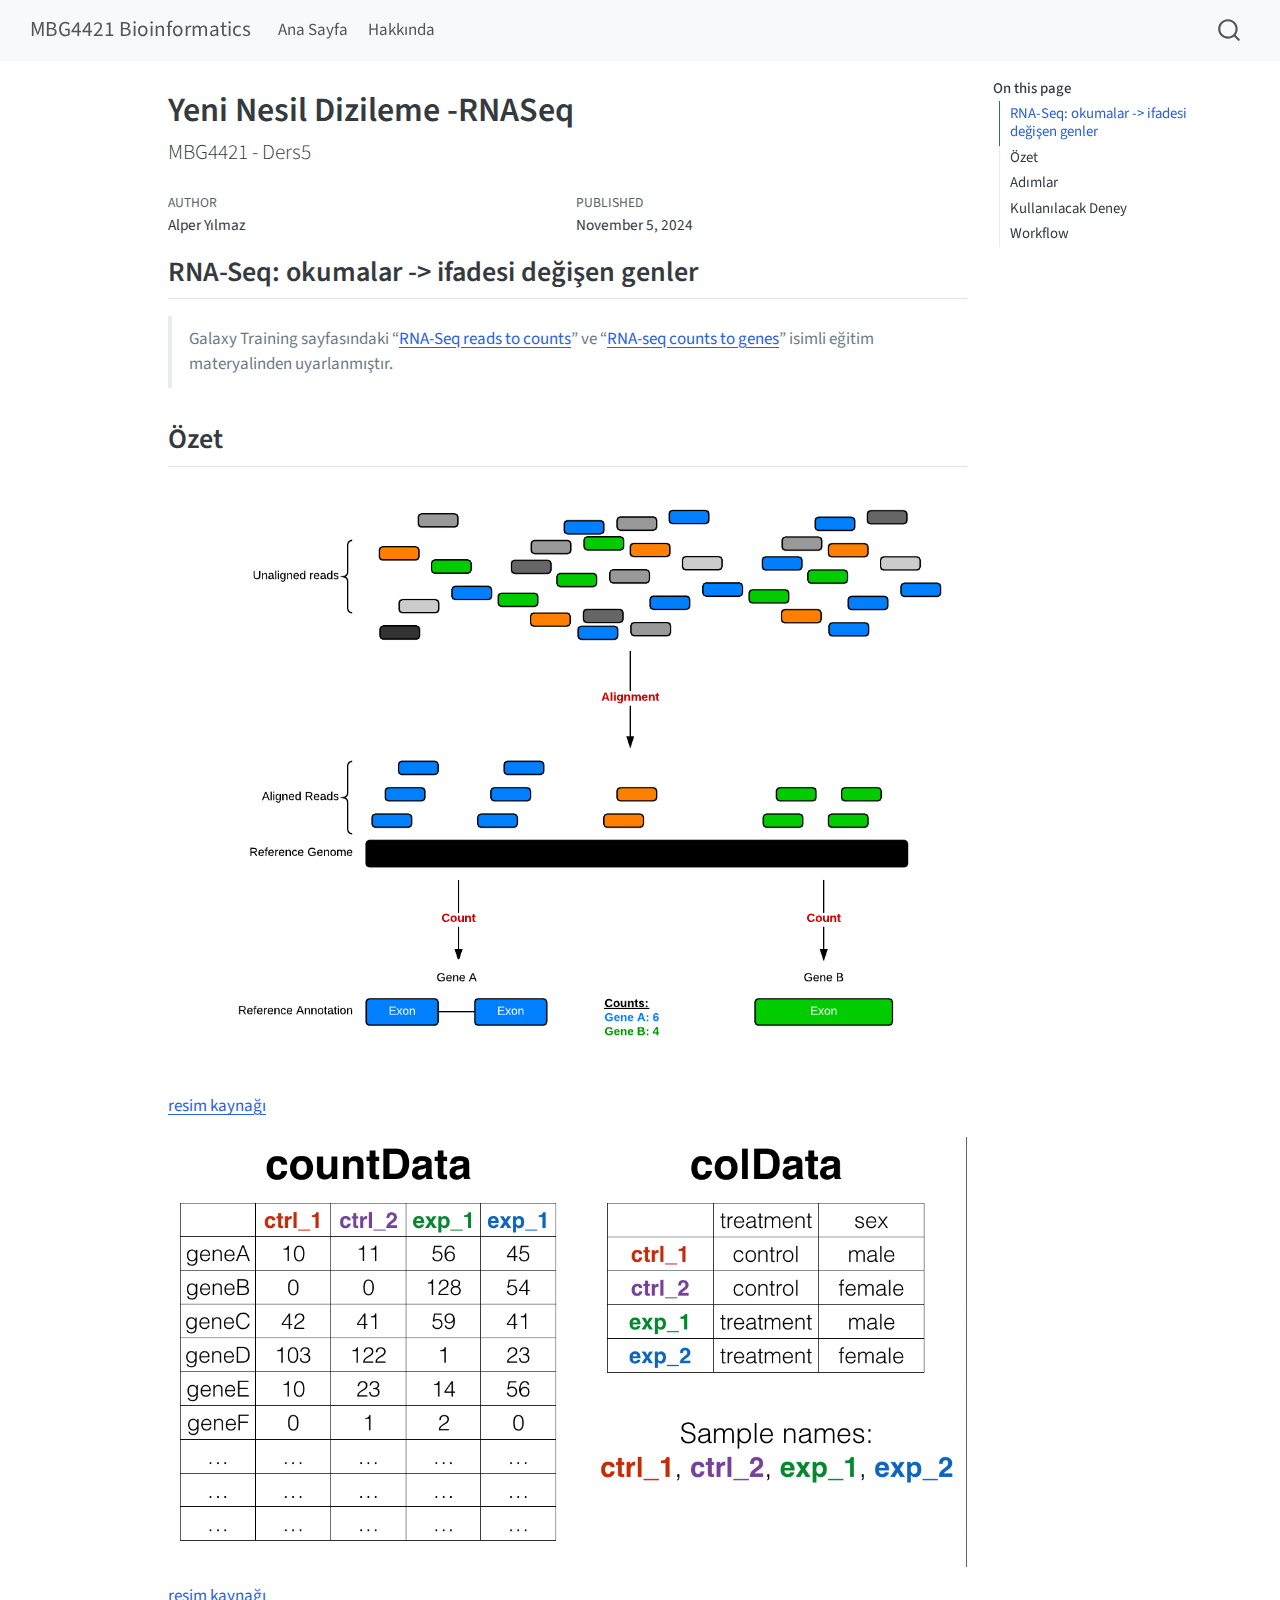
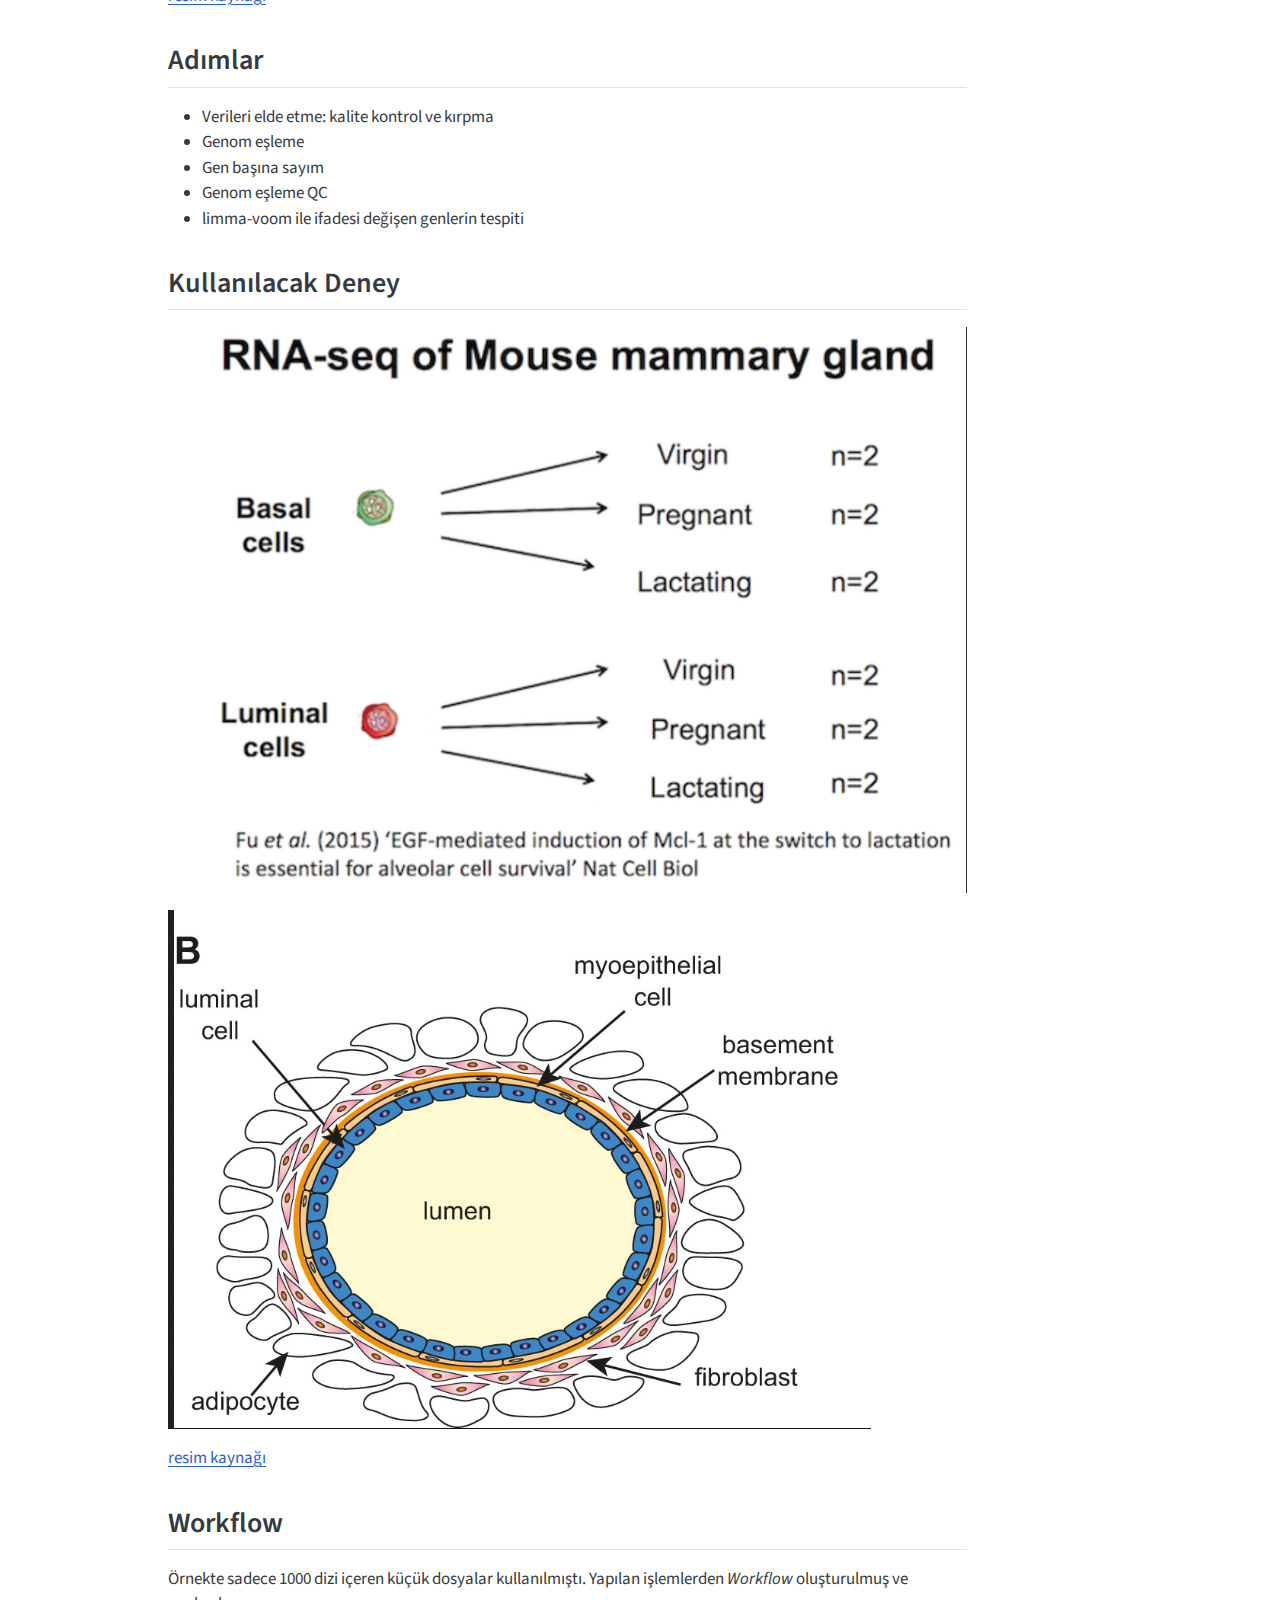
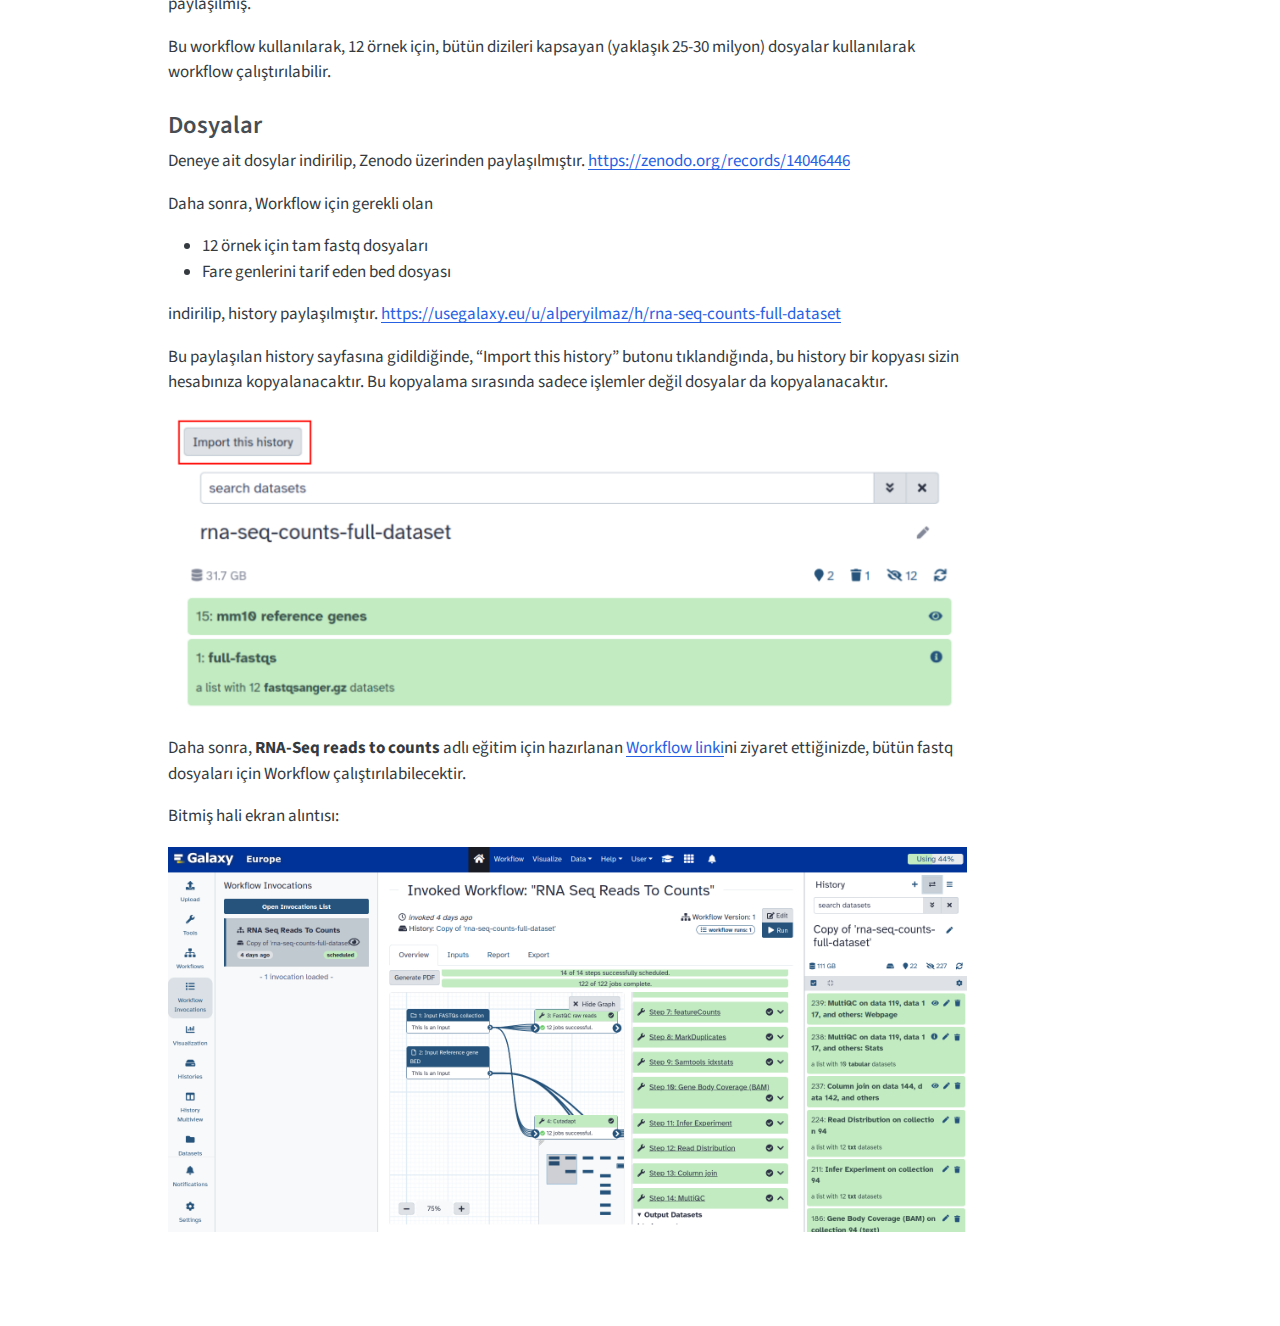
<file: docs/ders5.html>
<!DOCTYPE html>
<html xmlns="http://www.w3.org/1999/xhtml" lang="en" xml:lang="en"><head>

<meta charset="utf-8">
<meta name="generator" content="quarto-1.6.40">

<meta name="viewport" content="width=device-width, initial-scale=1.0, user-scalable=yes">

<meta name="author" content="Alper Yılmaz">
<meta name="dcterms.date" content="2024-11-05">

<title>Yeni Nesil Dizileme -RNASeq – MBG4421 Bioinformatics</title>
<style>
code{white-space: pre-wrap;}
span.smallcaps{font-variant: small-caps;}
div.columns{display: flex; gap: min(4vw, 1.5em);}
div.column{flex: auto; overflow-x: auto;}
div.hanging-indent{margin-left: 1.5em; text-indent: -1.5em;}
ul.task-list{list-style: none;}
ul.task-list li input[type="checkbox"] {
  width: 0.8em;
  margin: 0 0.8em 0.2em -1em; /* quarto-specific, see https://github.com/quarto-dev/quarto-cli/issues/4556 */ 
  vertical-align: middle;
}
</style>


<script src="site_libs/quarto-nav/quarto-nav.js"></script>
<script src="site_libs/quarto-nav/headroom.min.js"></script>
<script src="site_libs/clipboard/clipboard.min.js"></script>
<script src="site_libs/quarto-search/autocomplete.umd.js"></script>
<script src="site_libs/quarto-search/fuse.min.js"></script>
<script src="site_libs/quarto-search/quarto-search.js"></script>
<meta name="quarto:offset" content="./">
<script src="site_libs/quarto-html/quarto.js"></script>
<script src="site_libs/quarto-html/popper.min.js"></script>
<script src="site_libs/quarto-html/tippy.umd.min.js"></script>
<script src="site_libs/quarto-html/anchor.min.js"></script>
<link href="site_libs/quarto-html/tippy.css" rel="stylesheet">
<link href="site_libs/quarto-html/quarto-syntax-highlighting-549806ee2085284f45b00abea8c6df48.css" rel="stylesheet" id="quarto-text-highlighting-styles">
<script src="site_libs/bootstrap/bootstrap.min.js"></script>
<link href="site_libs/bootstrap/bootstrap-icons.css" rel="stylesheet">
<link href="site_libs/bootstrap/bootstrap-af961b6bed29d32c0aeed6d738539868.min.css" rel="stylesheet" append-hash="true" id="quarto-bootstrap" data-mode="light">
<script id="quarto-search-options" type="application/json">{
  "location": "navbar",
  "copy-button": false,
  "collapse-after": 3,
  "panel-placement": "end",
  "type": "overlay",
  "limit": 50,
  "keyboard-shortcut": [
    "f",
    "/",
    "s"
  ],
  "show-item-context": false,
  "language": {
    "search-no-results-text": "No results",
    "search-matching-documents-text": "matching documents",
    "search-copy-link-title": "Copy link to search",
    "search-hide-matches-text": "Hide additional matches",
    "search-more-match-text": "more match in this document",
    "search-more-matches-text": "more matches in this document",
    "search-clear-button-title": "Clear",
    "search-text-placeholder": "",
    "search-detached-cancel-button-title": "Cancel",
    "search-submit-button-title": "Submit",
    "search-label": "Search"
  }
}</script>


</head>

<body class="nav-fixed">

<div id="quarto-search-results"></div>
  <header id="quarto-header" class="headroom fixed-top">
    <nav class="navbar navbar-expand-lg " data-bs-theme="dark">
      <div class="navbar-container container-fluid">
      <div class="navbar-brand-container mx-auto">
    <a class="navbar-brand" href="./index.html">
    <span class="navbar-title">MBG4421 Bioinformatics</span>
    </a>
  </div>
            <div id="quarto-search" class="" title="Search"></div>
          <button class="navbar-toggler" type="button" data-bs-toggle="collapse" data-bs-target="#navbarCollapse" aria-controls="navbarCollapse" role="menu" aria-expanded="false" aria-label="Toggle navigation" onclick="if (window.quartoToggleHeadroom) { window.quartoToggleHeadroom(); }">
  <span class="navbar-toggler-icon"></span>
</button>
          <div class="collapse navbar-collapse" id="navbarCollapse">
            <ul class="navbar-nav navbar-nav-scroll me-auto">
  <li class="nav-item">
    <a class="nav-link" href="./index.html"> 
<span class="menu-text">Ana Sayfa</span></a>
  </li>  
  <li class="nav-item">
    <a class="nav-link" href="./about.html"> 
<span class="menu-text">Hakkında</span></a>
  </li>  
</ul>
          </div> <!-- /navcollapse -->
            <div class="quarto-navbar-tools">
</div>
      </div> <!-- /container-fluid -->
    </nav>
</header>
<!-- content -->
<div id="quarto-content" class="quarto-container page-columns page-rows-contents page-layout-article page-navbar">
<!-- sidebar -->
<!-- margin-sidebar -->
    <div id="quarto-margin-sidebar" class="sidebar margin-sidebar">
        <nav id="TOC" role="doc-toc" class="toc-active">
    <h2 id="toc-title">On this page</h2>
   
  <ul>
  <li><a href="#rna-seq-okumalar---ifadesi-değişen-genler" id="toc-rna-seq-okumalar---ifadesi-değişen-genler" class="nav-link active" data-scroll-target="#rna-seq-okumalar---ifadesi-değişen-genler">RNA-Seq: okumalar -&gt; ifadesi değişen genler</a></li>
  <li><a href="#özet" id="toc-özet" class="nav-link" data-scroll-target="#özet">Özet</a></li>
  <li><a href="#adımlar" id="toc-adımlar" class="nav-link" data-scroll-target="#adımlar">Adımlar</a></li>
  <li><a href="#kullanılacak-deney" id="toc-kullanılacak-deney" class="nav-link" data-scroll-target="#kullanılacak-deney">Kullanılacak Deney</a></li>
  <li><a href="#workflow" id="toc-workflow" class="nav-link" data-scroll-target="#workflow">Workflow</a>
  <ul class="collapse">
  <li><a href="#dosyalar" id="toc-dosyalar" class="nav-link" data-scroll-target="#dosyalar">Dosyalar</a></li>
  </ul></li>
  </ul>
</nav>
    </div>
<!-- main -->
<main class="content" id="quarto-document-content">

<header id="title-block-header" class="quarto-title-block default">
<div class="quarto-title">
<h1 class="title">Yeni Nesil Dizileme -RNASeq</h1>
<p class="subtitle lead">MBG4421 - Ders5</p>
</div>



<div class="quarto-title-meta">

    <div>
    <div class="quarto-title-meta-heading">Author</div>
    <div class="quarto-title-meta-contents">
             <p>Alper Yılmaz </p>
          </div>
  </div>
    
    <div>
    <div class="quarto-title-meta-heading">Published</div>
    <div class="quarto-title-meta-contents">
      <p class="date">November 5, 2024</p>
    </div>
  </div>
  
    
  </div>
  


</header>


<section id="rna-seq-okumalar---ifadesi-değişen-genler" class="level2">
<h2 class="anchored" data-anchor-id="rna-seq-okumalar---ifadesi-değişen-genler">RNA-Seq: okumalar -&gt; ifadesi değişen genler</h2>
<blockquote class="blockquote">
<p>Galaxy Training sayfasındaki “<a href="https://training.galaxyproject.org/training-material/topics/transcriptomics/tutorials/rna-seq-reads-to-counts/tutorial.html">RNA-Seq reads to counts</a>” ve “<a href="https://training.galaxyproject.org/training-material/topics/transcriptomics/tutorials/rna-seq-counts-to-genes/tutorial.html">RNA-seq counts to genes</a>” isimli eğitim materyalinden uyarlanmıştır.</p>
</blockquote>
</section>
<section id="özet" class="level2">
<h2 class="anchored" data-anchor-id="özet">Özet</h2>
<p><img src="images/aligncount.png" class="img-fluid"></p>
<p><a href="https://bioconnector.github.io/bims8382/r-rnaseq-airway.html">resim kaynağı</a></p>
<p><img src="images/1730786656.png" class="img-fluid"></p>
<p><a href="https://bioconnector.github.io/bims8382/r-rnaseq-airway.html">resim kaynağı</a></p>
</section>
<section id="adımlar" class="level2">
<h2 class="anchored" data-anchor-id="adımlar">Adımlar</h2>
<ul>
<li>Verileri elde etme: kalite kontrol ve kırpma</li>
<li>Genom eşleme</li>
<li>Gen başına sayım</li>
<li>Genom eşleme QC</li>
<li>limma-voom ile ifadesi değişen genlerin tespiti</li>
</ul>
</section>
<section id="kullanılacak-deney" class="level2">
<h2 class="anchored" data-anchor-id="kullanılacak-deney">Kullanılacak Deney</h2>
<p><img src="images/1730785973.png" class="img-fluid"></p>
<p><img src="images/1730787321.png" class="img-fluid"></p>
<p><a href="https://journals.physiology.org/doi/full/10.1152/physrev.00040.2018">resim kaynağı</a></p>
</section>
<section id="workflow" class="level2">
<h2 class="anchored" data-anchor-id="workflow">Workflow</h2>
<p>Örnekte sadece 1000 dizi içeren küçük dosyalar kullanılmıştı. Yapılan işlemlerden <em>Workflow</em> oluşturulmuş ve paylaşılmış.</p>
<p>Bu workflow kullanılarak, 12 örnek için, bütün dizileri kapsayan (yaklaşık 25-30 milyon) dosyalar kullanılarak workflow çalıştırılabilir.</p>
<section id="dosyalar" class="level3">
<h3 class="anchored" data-anchor-id="dosyalar">Dosyalar</h3>
<p>Deneye ait dosylar indirilip, Zenodo üzerinden paylaşılmıştır. <a href="https://zenodo.org/records/14046446">https://zenodo.org/records/14046446</a></p>
<p>Daha sonra, Workflow için gerekli olan</p>
<ul>
<li>12 örnek için tam fastq dosyaları</li>
<li>Fare genlerini tarif eden bed dosyası</li>
</ul>
<p>indirilip, history paylaşılmıştır. <a href="https://usegalaxy.eu/u/alperyilmaz/h/rna-seq-counts-full-dataset">https://usegalaxy.eu/u/alperyilmaz/h/rna-seq-counts-full-dataset</a></p>
<p>Bu paylaşılan history sayfasına gidildiğinde, “Import this history” butonu tıklandığında, bu history bir kopyası sizin hesabınıza kopyalanacaktır. Bu kopyalama sırasında sadece işlemler değil dosyalar da kopyalanacaktır.</p>
<p><img src="images/clipboard_image_1731392413.png" class="img-fluid"></p>
<p>Daha sonra, <strong>RNA-Seq reads to counts</strong> adlı eğitim için hazırlanan <a href="https://usegalaxy.eu/workflows/trs_import?run_form=true&amp;trs_url=https://training.galaxyproject.org/training-material/api/ga4gh/trs/v2/tools/transcriptomics-rna-seq-reads-to-counts/versions/rna-seq-reads-to-counts">Workflow linki</a>ni ziyaret ettiğinizde, bütün fastq dosyaları için Workflow çalıştırılabilecektir.</p>
<p>Bitmiş hali ekran alıntısı:</p>
<p><img src="images/clipboard_image_1731392549.png" class="img-fluid"></p>


</section>
</section>

</main> <!-- /main -->
<script id="quarto-html-after-body" type="application/javascript">
window.document.addEventListener("DOMContentLoaded", function (event) {
  const toggleBodyColorMode = (bsSheetEl) => {
    const mode = bsSheetEl.getAttribute("data-mode");
    const bodyEl = window.document.querySelector("body");
    if (mode === "dark") {
      bodyEl.classList.add("quarto-dark");
      bodyEl.classList.remove("quarto-light");
    } else {
      bodyEl.classList.add("quarto-light");
      bodyEl.classList.remove("quarto-dark");
    }
  }
  const toggleBodyColorPrimary = () => {
    const bsSheetEl = window.document.querySelector("link#quarto-bootstrap");
    if (bsSheetEl) {
      toggleBodyColorMode(bsSheetEl);
    }
  }
  toggleBodyColorPrimary();  
  const icon = "";
  const anchorJS = new window.AnchorJS();
  anchorJS.options = {
    placement: 'right',
    icon: icon
  };
  anchorJS.add('.anchored');
  const isCodeAnnotation = (el) => {
    for (const clz of el.classList) {
      if (clz.startsWith('code-annotation-')) {                     
        return true;
      }
    }
    return false;
  }
  const onCopySuccess = function(e) {
    // button target
    const button = e.trigger;
    // don't keep focus
    button.blur();
    // flash "checked"
    button.classList.add('code-copy-button-checked');
    var currentTitle = button.getAttribute("title");
    button.setAttribute("title", "Copied!");
    let tooltip;
    if (window.bootstrap) {
      button.setAttribute("data-bs-toggle", "tooltip");
      button.setAttribute("data-bs-placement", "left");
      button.setAttribute("data-bs-title", "Copied!");
      tooltip = new bootstrap.Tooltip(button, 
        { trigger: "manual", 
          customClass: "code-copy-button-tooltip",
          offset: [0, -8]});
      tooltip.show();    
    }
    setTimeout(function() {
      if (tooltip) {
        tooltip.hide();
        button.removeAttribute("data-bs-title");
        button.removeAttribute("data-bs-toggle");
        button.removeAttribute("data-bs-placement");
      }
      button.setAttribute("title", currentTitle);
      button.classList.remove('code-copy-button-checked');
    }, 1000);
    // clear code selection
    e.clearSelection();
  }
  const getTextToCopy = function(trigger) {
      const codeEl = trigger.previousElementSibling.cloneNode(true);
      for (const childEl of codeEl.children) {
        if (isCodeAnnotation(childEl)) {
          childEl.remove();
        }
      }
      return codeEl.innerText;
  }
  const clipboard = new window.ClipboardJS('.code-copy-button:not([data-in-quarto-modal])', {
    text: getTextToCopy
  });
  clipboard.on('success', onCopySuccess);
  if (window.document.getElementById('quarto-embedded-source-code-modal')) {
    const clipboardModal = new window.ClipboardJS('.code-copy-button[data-in-quarto-modal]', {
      text: getTextToCopy,
      container: window.document.getElementById('quarto-embedded-source-code-modal')
    });
    clipboardModal.on('success', onCopySuccess);
  }
    var localhostRegex = new RegExp(/^(?:http|https):\/\/localhost\:?[0-9]*\//);
    var mailtoRegex = new RegExp(/^mailto:/);
      var filterRegex = new RegExp('/' + window.location.host + '/');
    var isInternal = (href) => {
        return filterRegex.test(href) || localhostRegex.test(href) || mailtoRegex.test(href);
    }
    // Inspect non-navigation links and adorn them if external
 	var links = window.document.querySelectorAll('a[href]:not(.nav-link):not(.navbar-brand):not(.toc-action):not(.sidebar-link):not(.sidebar-item-toggle):not(.pagination-link):not(.no-external):not([aria-hidden]):not(.dropdown-item):not(.quarto-navigation-tool):not(.about-link)');
    for (var i=0; i<links.length; i++) {
      const link = links[i];
      if (!isInternal(link.href)) {
        // undo the damage that might have been done by quarto-nav.js in the case of
        // links that we want to consider external
        if (link.dataset.originalHref !== undefined) {
          link.href = link.dataset.originalHref;
        }
      }
    }
  function tippyHover(el, contentFn, onTriggerFn, onUntriggerFn) {
    const config = {
      allowHTML: true,
      maxWidth: 500,
      delay: 100,
      arrow: false,
      appendTo: function(el) {
          return el.parentElement;
      },
      interactive: true,
      interactiveBorder: 10,
      theme: 'quarto',
      placement: 'bottom-start',
    };
    if (contentFn) {
      config.content = contentFn;
    }
    if (onTriggerFn) {
      config.onTrigger = onTriggerFn;
    }
    if (onUntriggerFn) {
      config.onUntrigger = onUntriggerFn;
    }
    window.tippy(el, config); 
  }
  const noterefs = window.document.querySelectorAll('a[role="doc-noteref"]');
  for (var i=0; i<noterefs.length; i++) {
    const ref = noterefs[i];
    tippyHover(ref, function() {
      // use id or data attribute instead here
      let href = ref.getAttribute('data-footnote-href') || ref.getAttribute('href');
      try { href = new URL(href).hash; } catch {}
      const id = href.replace(/^#\/?/, "");
      const note = window.document.getElementById(id);
      if (note) {
        return note.innerHTML;
      } else {
        return "";
      }
    });
  }
  const xrefs = window.document.querySelectorAll('a.quarto-xref');
  const processXRef = (id, note) => {
    // Strip column container classes
    const stripColumnClz = (el) => {
      el.classList.remove("page-full", "page-columns");
      if (el.children) {
        for (const child of el.children) {
          stripColumnClz(child);
        }
      }
    }
    stripColumnClz(note)
    if (id === null || id.startsWith('sec-')) {
      // Special case sections, only their first couple elements
      const container = document.createElement("div");
      if (note.children && note.children.length > 2) {
        container.appendChild(note.children[0].cloneNode(true));
        for (let i = 1; i < note.children.length; i++) {
          const child = note.children[i];
          if (child.tagName === "P" && child.innerText === "") {
            continue;
          } else {
            container.appendChild(child.cloneNode(true));
            break;
          }
        }
        if (window.Quarto?.typesetMath) {
          window.Quarto.typesetMath(container);
        }
        return container.innerHTML
      } else {
        if (window.Quarto?.typesetMath) {
          window.Quarto.typesetMath(note);
        }
        return note.innerHTML;
      }
    } else {
      // Remove any anchor links if they are present
      const anchorLink = note.querySelector('a.anchorjs-link');
      if (anchorLink) {
        anchorLink.remove();
      }
      if (window.Quarto?.typesetMath) {
        window.Quarto.typesetMath(note);
      }
      if (note.classList.contains("callout")) {
        return note.outerHTML;
      } else {
        return note.innerHTML;
      }
    }
  }
  for (var i=0; i<xrefs.length; i++) {
    const xref = xrefs[i];
    tippyHover(xref, undefined, function(instance) {
      instance.disable();
      let url = xref.getAttribute('href');
      let hash = undefined; 
      if (url.startsWith('#')) {
        hash = url;
      } else {
        try { hash = new URL(url).hash; } catch {}
      }
      if (hash) {
        const id = hash.replace(/^#\/?/, "");
        const note = window.document.getElementById(id);
        if (note !== null) {
          try {
            const html = processXRef(id, note.cloneNode(true));
            instance.setContent(html);
          } finally {
            instance.enable();
            instance.show();
          }
        } else {
          // See if we can fetch this
          fetch(url.split('#')[0])
          .then(res => res.text())
          .then(html => {
            const parser = new DOMParser();
            const htmlDoc = parser.parseFromString(html, "text/html");
            const note = htmlDoc.getElementById(id);
            if (note !== null) {
              const html = processXRef(id, note);
              instance.setContent(html);
            } 
          }).finally(() => {
            instance.enable();
            instance.show();
          });
        }
      } else {
        // See if we can fetch a full url (with no hash to target)
        // This is a special case and we should probably do some content thinning / targeting
        fetch(url)
        .then(res => res.text())
        .then(html => {
          const parser = new DOMParser();
          const htmlDoc = parser.parseFromString(html, "text/html");
          const note = htmlDoc.querySelector('main.content');
          if (note !== null) {
            // This should only happen for chapter cross references
            // (since there is no id in the URL)
            // remove the first header
            if (note.children.length > 0 && note.children[0].tagName === "HEADER") {
              note.children[0].remove();
            }
            const html = processXRef(null, note);
            instance.setContent(html);
          } 
        }).finally(() => {
          instance.enable();
          instance.show();
        });
      }
    }, function(instance) {
    });
  }
      let selectedAnnoteEl;
      const selectorForAnnotation = ( cell, annotation) => {
        let cellAttr = 'data-code-cell="' + cell + '"';
        let lineAttr = 'data-code-annotation="' +  annotation + '"';
        const selector = 'span[' + cellAttr + '][' + lineAttr + ']';
        return selector;
      }
      const selectCodeLines = (annoteEl) => {
        const doc = window.document;
        const targetCell = annoteEl.getAttribute("data-target-cell");
        const targetAnnotation = annoteEl.getAttribute("data-target-annotation");
        const annoteSpan = window.document.querySelector(selectorForAnnotation(targetCell, targetAnnotation));
        const lines = annoteSpan.getAttribute("data-code-lines").split(",");
        const lineIds = lines.map((line) => {
          return targetCell + "-" + line;
        })
        let top = null;
        let height = null;
        let parent = null;
        if (lineIds.length > 0) {
            //compute the position of the single el (top and bottom and make a div)
            const el = window.document.getElementById(lineIds[0]);
            top = el.offsetTop;
            height = el.offsetHeight;
            parent = el.parentElement.parentElement;
          if (lineIds.length > 1) {
            const lastEl = window.document.getElementById(lineIds[lineIds.length - 1]);
            const bottom = lastEl.offsetTop + lastEl.offsetHeight;
            height = bottom - top;
          }
          if (top !== null && height !== null && parent !== null) {
            // cook up a div (if necessary) and position it 
            let div = window.document.getElementById("code-annotation-line-highlight");
            if (div === null) {
              div = window.document.createElement("div");
              div.setAttribute("id", "code-annotation-line-highlight");
              div.style.position = 'absolute';
              parent.appendChild(div);
            }
            div.style.top = top - 2 + "px";
            div.style.height = height + 4 + "px";
            div.style.left = 0;
            let gutterDiv = window.document.getElementById("code-annotation-line-highlight-gutter");
            if (gutterDiv === null) {
              gutterDiv = window.document.createElement("div");
              gutterDiv.setAttribute("id", "code-annotation-line-highlight-gutter");
              gutterDiv.style.position = 'absolute';
              const codeCell = window.document.getElementById(targetCell);
              const gutter = codeCell.querySelector('.code-annotation-gutter');
              gutter.appendChild(gutterDiv);
            }
            gutterDiv.style.top = top - 2 + "px";
            gutterDiv.style.height = height + 4 + "px";
          }
          selectedAnnoteEl = annoteEl;
        }
      };
      const unselectCodeLines = () => {
        const elementsIds = ["code-annotation-line-highlight", "code-annotation-line-highlight-gutter"];
        elementsIds.forEach((elId) => {
          const div = window.document.getElementById(elId);
          if (div) {
            div.remove();
          }
        });
        selectedAnnoteEl = undefined;
      };
        // Handle positioning of the toggle
    window.addEventListener(
      "resize",
      throttle(() => {
        elRect = undefined;
        if (selectedAnnoteEl) {
          selectCodeLines(selectedAnnoteEl);
        }
      }, 10)
    );
    function throttle(fn, ms) {
    let throttle = false;
    let timer;
      return (...args) => {
        if(!throttle) { // first call gets through
            fn.apply(this, args);
            throttle = true;
        } else { // all the others get throttled
            if(timer) clearTimeout(timer); // cancel #2
            timer = setTimeout(() => {
              fn.apply(this, args);
              timer = throttle = false;
            }, ms);
        }
      };
    }
      // Attach click handler to the DT
      const annoteDls = window.document.querySelectorAll('dt[data-target-cell]');
      for (const annoteDlNode of annoteDls) {
        annoteDlNode.addEventListener('click', (event) => {
          const clickedEl = event.target;
          if (clickedEl !== selectedAnnoteEl) {
            unselectCodeLines();
            const activeEl = window.document.querySelector('dt[data-target-cell].code-annotation-active');
            if (activeEl) {
              activeEl.classList.remove('code-annotation-active');
            }
            selectCodeLines(clickedEl);
            clickedEl.classList.add('code-annotation-active');
          } else {
            // Unselect the line
            unselectCodeLines();
            clickedEl.classList.remove('code-annotation-active');
          }
        });
      }
  const findCites = (el) => {
    const parentEl = el.parentElement;
    if (parentEl) {
      const cites = parentEl.dataset.cites;
      if (cites) {
        return {
          el,
          cites: cites.split(' ')
        };
      } else {
        return findCites(el.parentElement)
      }
    } else {
      return undefined;
    }
  };
  var bibliorefs = window.document.querySelectorAll('a[role="doc-biblioref"]');
  for (var i=0; i<bibliorefs.length; i++) {
    const ref = bibliorefs[i];
    const citeInfo = findCites(ref);
    if (citeInfo) {
      tippyHover(citeInfo.el, function() {
        var popup = window.document.createElement('div');
        citeInfo.cites.forEach(function(cite) {
          var citeDiv = window.document.createElement('div');
          citeDiv.classList.add('hanging-indent');
          citeDiv.classList.add('csl-entry');
          var biblioDiv = window.document.getElementById('ref-' + cite);
          if (biblioDiv) {
            citeDiv.innerHTML = biblioDiv.innerHTML;
          }
          popup.appendChild(citeDiv);
        });
        return popup.innerHTML;
      });
    }
  }
});
</script>
</div> <!-- /content -->




</body></html>
</file>
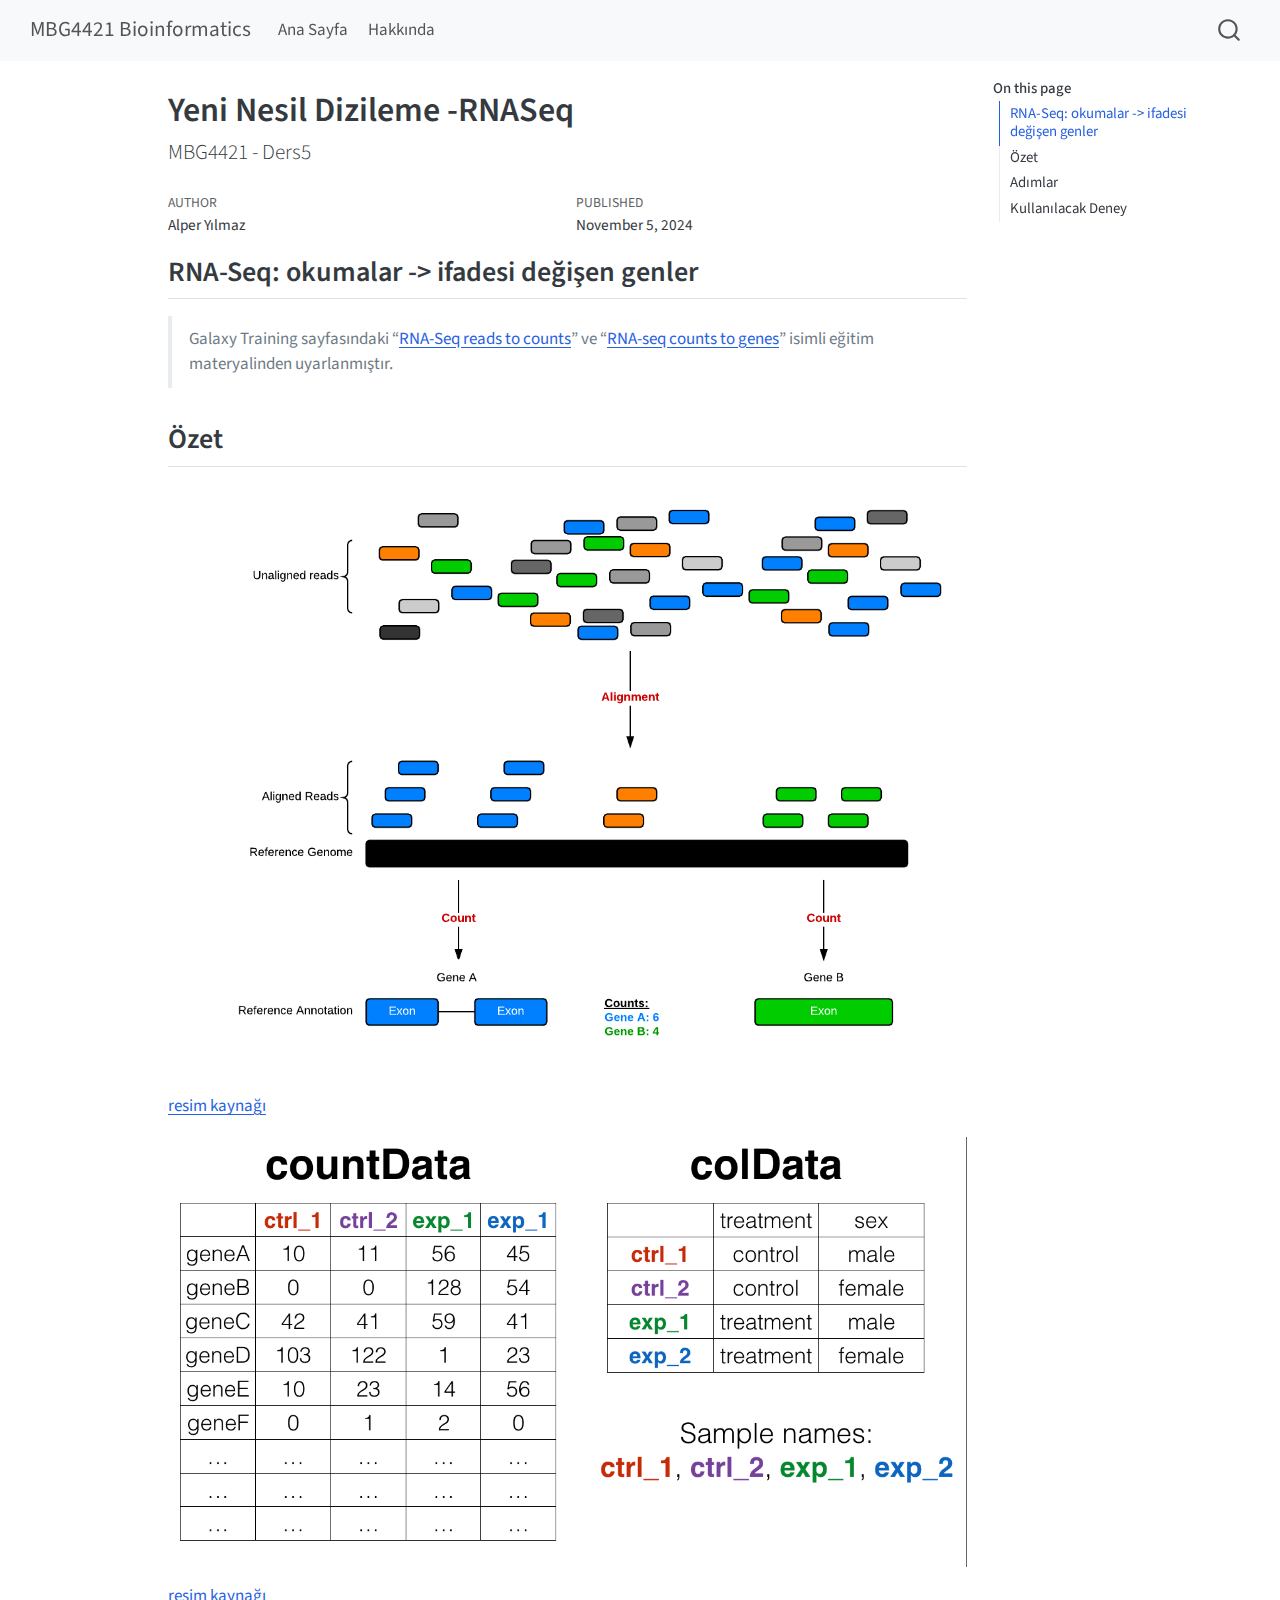
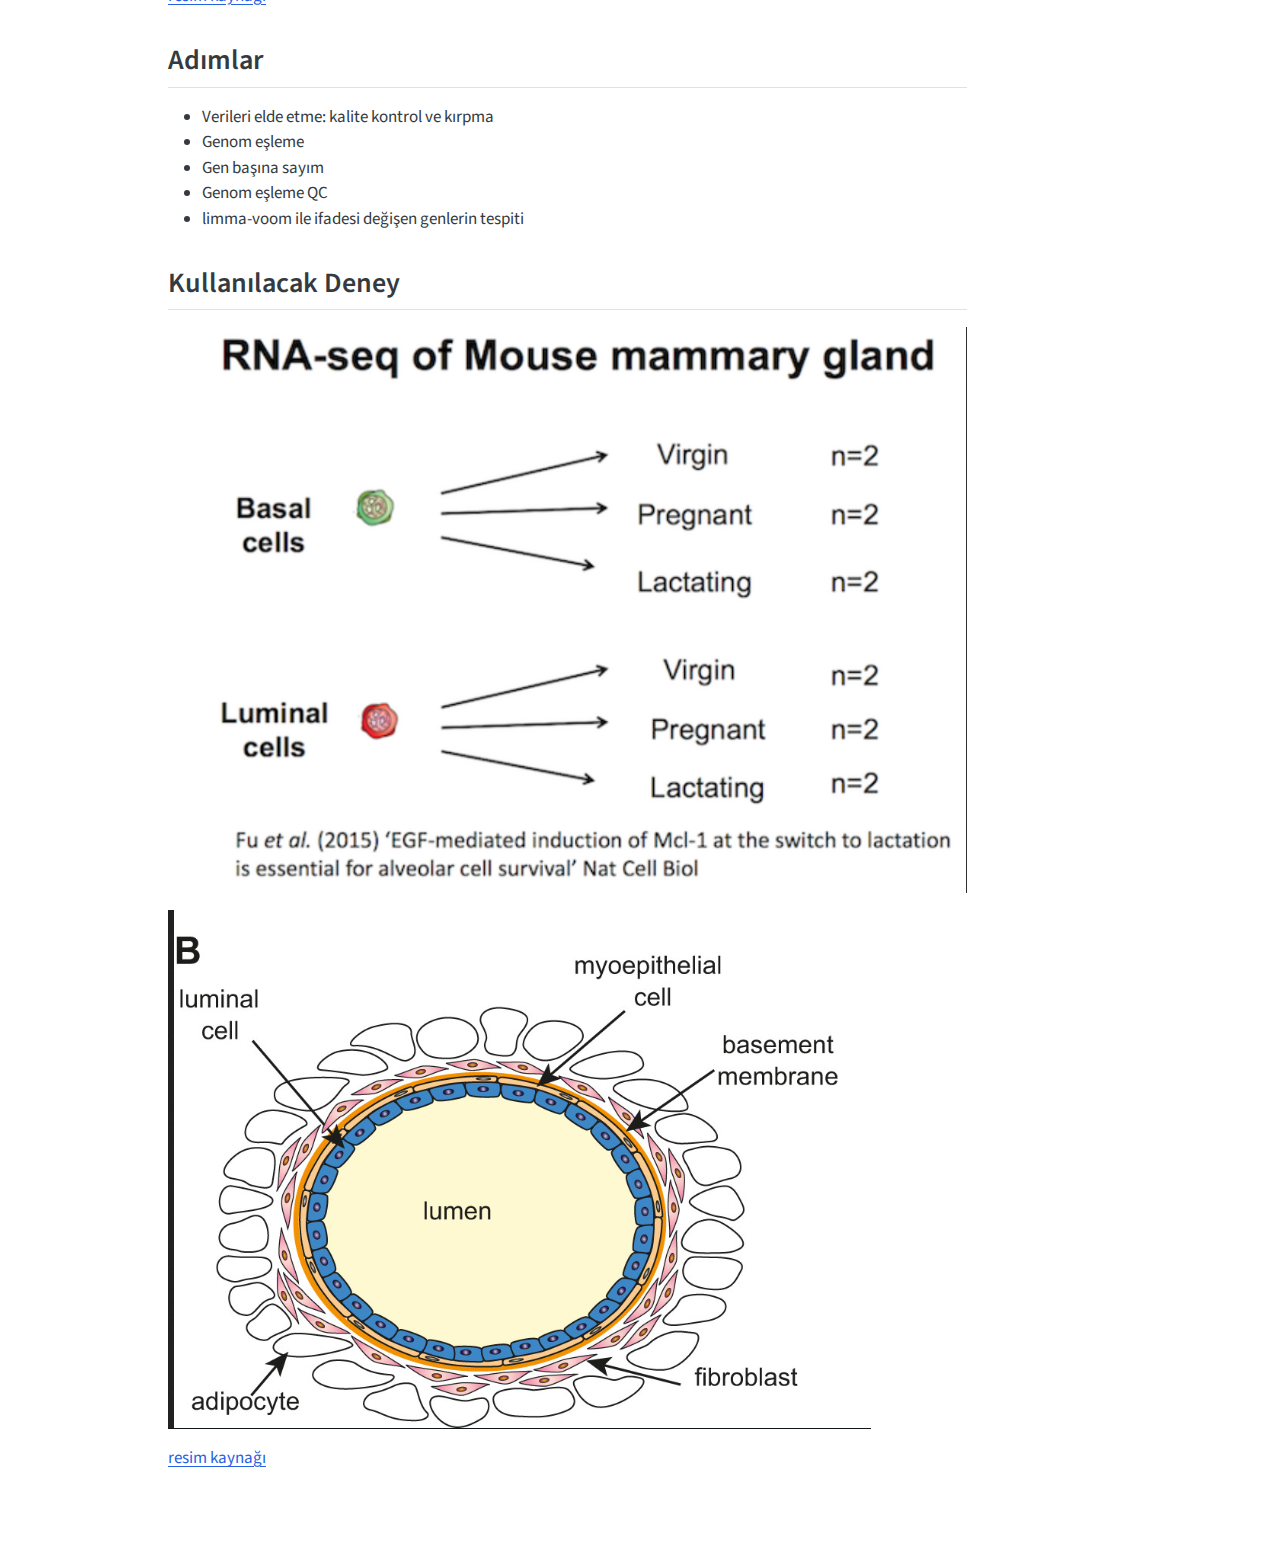
<file: docs/ders6.html>
<!DOCTYPE html>
<html xmlns="http://www.w3.org/1999/xhtml" lang="en" xml:lang="en"><head>

<meta charset="utf-8">
<meta name="generator" content="quarto-1.6.40">

<meta name="viewport" content="width=device-width, initial-scale=1.0, user-scalable=yes">

<meta name="author" content="Alper Yılmaz">
<meta name="dcterms.date" content="2024-11-05">

<title>Yeni Nesil Dizileme -RNASeq – MBG4421 Bioinformatics</title>
<style>
code{white-space: pre-wrap;}
span.smallcaps{font-variant: small-caps;}
div.columns{display: flex; gap: min(4vw, 1.5em);}
div.column{flex: auto; overflow-x: auto;}
div.hanging-indent{margin-left: 1.5em; text-indent: -1.5em;}
ul.task-list{list-style: none;}
ul.task-list li input[type="checkbox"] {
  width: 0.8em;
  margin: 0 0.8em 0.2em -1em; /* quarto-specific, see https://github.com/quarto-dev/quarto-cli/issues/4556 */ 
  vertical-align: middle;
}
</style>


<script src="site_libs/quarto-nav/quarto-nav.js"></script>
<script src="site_libs/quarto-nav/headroom.min.js"></script>
<script src="site_libs/clipboard/clipboard.min.js"></script>
<script src="site_libs/quarto-search/autocomplete.umd.js"></script>
<script src="site_libs/quarto-search/fuse.min.js"></script>
<script src="site_libs/quarto-search/quarto-search.js"></script>
<meta name="quarto:offset" content="./">
<script src="site_libs/quarto-html/quarto.js"></script>
<script src="site_libs/quarto-html/popper.min.js"></script>
<script src="site_libs/quarto-html/tippy.umd.min.js"></script>
<script src="site_libs/quarto-html/anchor.min.js"></script>
<link href="site_libs/quarto-html/tippy.css" rel="stylesheet">
<link href="site_libs/quarto-html/quarto-syntax-highlighting-549806ee2085284f45b00abea8c6df48.css" rel="stylesheet" id="quarto-text-highlighting-styles">
<script src="site_libs/bootstrap/bootstrap.min.js"></script>
<link href="site_libs/bootstrap/bootstrap-icons.css" rel="stylesheet">
<link href="site_libs/bootstrap/bootstrap-af961b6bed29d32c0aeed6d738539868.min.css" rel="stylesheet" append-hash="true" id="quarto-bootstrap" data-mode="light">
<script id="quarto-search-options" type="application/json">{
  "location": "navbar",
  "copy-button": false,
  "collapse-after": 3,
  "panel-placement": "end",
  "type": "overlay",
  "limit": 50,
  "keyboard-shortcut": [
    "f",
    "/",
    "s"
  ],
  "show-item-context": false,
  "language": {
    "search-no-results-text": "No results",
    "search-matching-documents-text": "matching documents",
    "search-copy-link-title": "Copy link to search",
    "search-hide-matches-text": "Hide additional matches",
    "search-more-match-text": "more match in this document",
    "search-more-matches-text": "more matches in this document",
    "search-clear-button-title": "Clear",
    "search-text-placeholder": "",
    "search-detached-cancel-button-title": "Cancel",
    "search-submit-button-title": "Submit",
    "search-label": "Search"
  }
}</script>


</head>

<body class="nav-fixed">

<div id="quarto-search-results"></div>
  <header id="quarto-header" class="headroom fixed-top">
    <nav class="navbar navbar-expand-lg " data-bs-theme="dark">
      <div class="navbar-container container-fluid">
      <div class="navbar-brand-container mx-auto">
    <a class="navbar-brand" href="./index.html">
    <span class="navbar-title">MBG4421 Bioinformatics</span>
    </a>
  </div>
            <div id="quarto-search" class="" title="Search"></div>
          <button class="navbar-toggler" type="button" data-bs-toggle="collapse" data-bs-target="#navbarCollapse" aria-controls="navbarCollapse" role="menu" aria-expanded="false" aria-label="Toggle navigation" onclick="if (window.quartoToggleHeadroom) { window.quartoToggleHeadroom(); }">
  <span class="navbar-toggler-icon"></span>
</button>
          <div class="collapse navbar-collapse" id="navbarCollapse">
            <ul class="navbar-nav navbar-nav-scroll me-auto">
  <li class="nav-item">
    <a class="nav-link" href="./index.html"> 
<span class="menu-text">Ana Sayfa</span></a>
  </li>  
  <li class="nav-item">
    <a class="nav-link" href="./about.html"> 
<span class="menu-text">Hakkında</span></a>
  </li>  
</ul>
          </div> <!-- /navcollapse -->
            <div class="quarto-navbar-tools">
</div>
      </div> <!-- /container-fluid -->
    </nav>
</header>
<!-- content -->
<div id="quarto-content" class="quarto-container page-columns page-rows-contents page-layout-article page-navbar">
<!-- sidebar -->
<!-- margin-sidebar -->
    <div id="quarto-margin-sidebar" class="sidebar margin-sidebar">
        <nav id="TOC" role="doc-toc" class="toc-active">
    <h2 id="toc-title">On this page</h2>
   
  <ul>
  <li><a href="#rna-seq-okumalar---ifadesi-değişen-genler" id="toc-rna-seq-okumalar---ifadesi-değişen-genler" class="nav-link active" data-scroll-target="#rna-seq-okumalar---ifadesi-değişen-genler">RNA-Seq: okumalar -&gt; ifadesi değişen genler</a></li>
  <li><a href="#özet" id="toc-özet" class="nav-link" data-scroll-target="#özet">Özet</a></li>
  <li><a href="#adımlar" id="toc-adımlar" class="nav-link" data-scroll-target="#adımlar">Adımlar</a></li>
  <li><a href="#kullanılacak-deney" id="toc-kullanılacak-deney" class="nav-link" data-scroll-target="#kullanılacak-deney">Kullanılacak Deney</a></li>
  </ul>
</nav>
    </div>
<!-- main -->
<main class="content" id="quarto-document-content">

<header id="title-block-header" class="quarto-title-block default">
<div class="quarto-title">
<h1 class="title">Yeni Nesil Dizileme -RNASeq</h1>
<p class="subtitle lead">MBG4421 - Ders5</p>
</div>



<div class="quarto-title-meta">

    <div>
    <div class="quarto-title-meta-heading">Author</div>
    <div class="quarto-title-meta-contents">
             <p>Alper Yılmaz </p>
          </div>
  </div>
    
    <div>
    <div class="quarto-title-meta-heading">Published</div>
    <div class="quarto-title-meta-contents">
      <p class="date">November 5, 2024</p>
    </div>
  </div>
  
    
  </div>
  


</header>


<section id="rna-seq-okumalar---ifadesi-değişen-genler" class="level2">
<h2 class="anchored" data-anchor-id="rna-seq-okumalar---ifadesi-değişen-genler">RNA-Seq: okumalar -&gt; ifadesi değişen genler</h2>
<blockquote class="blockquote">
<p>Galaxy Training sayfasındaki “<a href="https://training.galaxyproject.org/training-material/topics/transcriptomics/tutorials/rna-seq-reads-to-counts/tutorial.html">RNA-Seq reads to counts</a>” ve “<a href="https://training.galaxyproject.org/training-material/topics/transcriptomics/tutorials/rna-seq-counts-to-genes/tutorial.html">RNA-seq counts to genes</a>” isimli eğitim materyalinden uyarlanmıştır.</p>
</blockquote>
</section>
<section id="özet" class="level2">
<h2 class="anchored" data-anchor-id="özet">Özet</h2>
<p><img src="images/aligncount.png" class="img-fluid"></p>
<p><a href="https://bioconnector.github.io/bims8382/r-rnaseq-airway.html">resim kaynağı</a></p>
<p><img src="images/1730786656.png" class="img-fluid"></p>
<p><a href="https://bioconnector.github.io/bims8382/r-rnaseq-airway.html">resim kaynağı</a></p>
</section>
<section id="adımlar" class="level2">
<h2 class="anchored" data-anchor-id="adımlar">Adımlar</h2>
<ul>
<li>Verileri elde etme: kalite kontrol ve kırpma</li>
<li>Genom eşleme</li>
<li>Gen başına sayım</li>
<li>Genom eşleme QC</li>
<li>limma-voom ile ifadesi değişen genlerin tespiti</li>
</ul>
</section>
<section id="kullanılacak-deney" class="level2">
<h2 class="anchored" data-anchor-id="kullanılacak-deney">Kullanılacak Deney</h2>
<p><img src="images/1730785973.png" class="img-fluid"></p>
<p><img src="images/1730787321.png" class="img-fluid"></p>
<p><a href="https://journals.physiology.org/doi/full/10.1152/physrev.00040.2018">resim kaynağı</a></p>


</section>

</main> <!-- /main -->
<script id="quarto-html-after-body" type="application/javascript">
window.document.addEventListener("DOMContentLoaded", function (event) {
  const toggleBodyColorMode = (bsSheetEl) => {
    const mode = bsSheetEl.getAttribute("data-mode");
    const bodyEl = window.document.querySelector("body");
    if (mode === "dark") {
      bodyEl.classList.add("quarto-dark");
      bodyEl.classList.remove("quarto-light");
    } else {
      bodyEl.classList.add("quarto-light");
      bodyEl.classList.remove("quarto-dark");
    }
  }
  const toggleBodyColorPrimary = () => {
    const bsSheetEl = window.document.querySelector("link#quarto-bootstrap");
    if (bsSheetEl) {
      toggleBodyColorMode(bsSheetEl);
    }
  }
  toggleBodyColorPrimary();  
  const icon = "";
  const anchorJS = new window.AnchorJS();
  anchorJS.options = {
    placement: 'right',
    icon: icon
  };
  anchorJS.add('.anchored');
  const isCodeAnnotation = (el) => {
    for (const clz of el.classList) {
      if (clz.startsWith('code-annotation-')) {                     
        return true;
      }
    }
    return false;
  }
  const onCopySuccess = function(e) {
    // button target
    const button = e.trigger;
    // don't keep focus
    button.blur();
    // flash "checked"
    button.classList.add('code-copy-button-checked');
    var currentTitle = button.getAttribute("title");
    button.setAttribute("title", "Copied!");
    let tooltip;
    if (window.bootstrap) {
      button.setAttribute("data-bs-toggle", "tooltip");
      button.setAttribute("data-bs-placement", "left");
      button.setAttribute("data-bs-title", "Copied!");
      tooltip = new bootstrap.Tooltip(button, 
        { trigger: "manual", 
          customClass: "code-copy-button-tooltip",
          offset: [0, -8]});
      tooltip.show();    
    }
    setTimeout(function() {
      if (tooltip) {
        tooltip.hide();
        button.removeAttribute("data-bs-title");
        button.removeAttribute("data-bs-toggle");
        button.removeAttribute("data-bs-placement");
      }
      button.setAttribute("title", currentTitle);
      button.classList.remove('code-copy-button-checked');
    }, 1000);
    // clear code selection
    e.clearSelection();
  }
  const getTextToCopy = function(trigger) {
      const codeEl = trigger.previousElementSibling.cloneNode(true);
      for (const childEl of codeEl.children) {
        if (isCodeAnnotation(childEl)) {
          childEl.remove();
        }
      }
      return codeEl.innerText;
  }
  const clipboard = new window.ClipboardJS('.code-copy-button:not([data-in-quarto-modal])', {
    text: getTextToCopy
  });
  clipboard.on('success', onCopySuccess);
  if (window.document.getElementById('quarto-embedded-source-code-modal')) {
    const clipboardModal = new window.ClipboardJS('.code-copy-button[data-in-quarto-modal]', {
      text: getTextToCopy,
      container: window.document.getElementById('quarto-embedded-source-code-modal')
    });
    clipboardModal.on('success', onCopySuccess);
  }
    var localhostRegex = new RegExp(/^(?:http|https):\/\/localhost\:?[0-9]*\//);
    var mailtoRegex = new RegExp(/^mailto:/);
      var filterRegex = new RegExp('/' + window.location.host + '/');
    var isInternal = (href) => {
        return filterRegex.test(href) || localhostRegex.test(href) || mailtoRegex.test(href);
    }
    // Inspect non-navigation links and adorn them if external
 	var links = window.document.querySelectorAll('a[href]:not(.nav-link):not(.navbar-brand):not(.toc-action):not(.sidebar-link):not(.sidebar-item-toggle):not(.pagination-link):not(.no-external):not([aria-hidden]):not(.dropdown-item):not(.quarto-navigation-tool):not(.about-link)');
    for (var i=0; i<links.length; i++) {
      const link = links[i];
      if (!isInternal(link.href)) {
        // undo the damage that might have been done by quarto-nav.js in the case of
        // links that we want to consider external
        if (link.dataset.originalHref !== undefined) {
          link.href = link.dataset.originalHref;
        }
      }
    }
  function tippyHover(el, contentFn, onTriggerFn, onUntriggerFn) {
    const config = {
      allowHTML: true,
      maxWidth: 500,
      delay: 100,
      arrow: false,
      appendTo: function(el) {
          return el.parentElement;
      },
      interactive: true,
      interactiveBorder: 10,
      theme: 'quarto',
      placement: 'bottom-start',
    };
    if (contentFn) {
      config.content = contentFn;
    }
    if (onTriggerFn) {
      config.onTrigger = onTriggerFn;
    }
    if (onUntriggerFn) {
      config.onUntrigger = onUntriggerFn;
    }
    window.tippy(el, config); 
  }
  const noterefs = window.document.querySelectorAll('a[role="doc-noteref"]');
  for (var i=0; i<noterefs.length; i++) {
    const ref = noterefs[i];
    tippyHover(ref, function() {
      // use id or data attribute instead here
      let href = ref.getAttribute('data-footnote-href') || ref.getAttribute('href');
      try { href = new URL(href).hash; } catch {}
      const id = href.replace(/^#\/?/, "");
      const note = window.document.getElementById(id);
      if (note) {
        return note.innerHTML;
      } else {
        return "";
      }
    });
  }
  const xrefs = window.document.querySelectorAll('a.quarto-xref');
  const processXRef = (id, note) => {
    // Strip column container classes
    const stripColumnClz = (el) => {
      el.classList.remove("page-full", "page-columns");
      if (el.children) {
        for (const child of el.children) {
          stripColumnClz(child);
        }
      }
    }
    stripColumnClz(note)
    if (id === null || id.startsWith('sec-')) {
      // Special case sections, only their first couple elements
      const container = document.createElement("div");
      if (note.children && note.children.length > 2) {
        container.appendChild(note.children[0].cloneNode(true));
        for (let i = 1; i < note.children.length; i++) {
          const child = note.children[i];
          if (child.tagName === "P" && child.innerText === "") {
            continue;
          } else {
            container.appendChild(child.cloneNode(true));
            break;
          }
        }
        if (window.Quarto?.typesetMath) {
          window.Quarto.typesetMath(container);
        }
        return container.innerHTML
      } else {
        if (window.Quarto?.typesetMath) {
          window.Quarto.typesetMath(note);
        }
        return note.innerHTML;
      }
    } else {
      // Remove any anchor links if they are present
      const anchorLink = note.querySelector('a.anchorjs-link');
      if (anchorLink) {
        anchorLink.remove();
      }
      if (window.Quarto?.typesetMath) {
        window.Quarto.typesetMath(note);
      }
      if (note.classList.contains("callout")) {
        return note.outerHTML;
      } else {
        return note.innerHTML;
      }
    }
  }
  for (var i=0; i<xrefs.length; i++) {
    const xref = xrefs[i];
    tippyHover(xref, undefined, function(instance) {
      instance.disable();
      let url = xref.getAttribute('href');
      let hash = undefined; 
      if (url.startsWith('#')) {
        hash = url;
      } else {
        try { hash = new URL(url).hash; } catch {}
      }
      if (hash) {
        const id = hash.replace(/^#\/?/, "");
        const note = window.document.getElementById(id);
        if (note !== null) {
          try {
            const html = processXRef(id, note.cloneNode(true));
            instance.setContent(html);
          } finally {
            instance.enable();
            instance.show();
          }
        } else {
          // See if we can fetch this
          fetch(url.split('#')[0])
          .then(res => res.text())
          .then(html => {
            const parser = new DOMParser();
            const htmlDoc = parser.parseFromString(html, "text/html");
            const note = htmlDoc.getElementById(id);
            if (note !== null) {
              const html = processXRef(id, note);
              instance.setContent(html);
            } 
          }).finally(() => {
            instance.enable();
            instance.show();
          });
        }
      } else {
        // See if we can fetch a full url (with no hash to target)
        // This is a special case and we should probably do some content thinning / targeting
        fetch(url)
        .then(res => res.text())
        .then(html => {
          const parser = new DOMParser();
          const htmlDoc = parser.parseFromString(html, "text/html");
          const note = htmlDoc.querySelector('main.content');
          if (note !== null) {
            // This should only happen for chapter cross references
            // (since there is no id in the URL)
            // remove the first header
            if (note.children.length > 0 && note.children[0].tagName === "HEADER") {
              note.children[0].remove();
            }
            const html = processXRef(null, note);
            instance.setContent(html);
          } 
        }).finally(() => {
          instance.enable();
          instance.show();
        });
      }
    }, function(instance) {
    });
  }
      let selectedAnnoteEl;
      const selectorForAnnotation = ( cell, annotation) => {
        let cellAttr = 'data-code-cell="' + cell + '"';
        let lineAttr = 'data-code-annotation="' +  annotation + '"';
        const selector = 'span[' + cellAttr + '][' + lineAttr + ']';
        return selector;
      }
      const selectCodeLines = (annoteEl) => {
        const doc = window.document;
        const targetCell = annoteEl.getAttribute("data-target-cell");
        const targetAnnotation = annoteEl.getAttribute("data-target-annotation");
        const annoteSpan = window.document.querySelector(selectorForAnnotation(targetCell, targetAnnotation));
        const lines = annoteSpan.getAttribute("data-code-lines").split(",");
        const lineIds = lines.map((line) => {
          return targetCell + "-" + line;
        })
        let top = null;
        let height = null;
        let parent = null;
        if (lineIds.length > 0) {
            //compute the position of the single el (top and bottom and make a div)
            const el = window.document.getElementById(lineIds[0]);
            top = el.offsetTop;
            height = el.offsetHeight;
            parent = el.parentElement.parentElement;
          if (lineIds.length > 1) {
            const lastEl = window.document.getElementById(lineIds[lineIds.length - 1]);
            const bottom = lastEl.offsetTop + lastEl.offsetHeight;
            height = bottom - top;
          }
          if (top !== null && height !== null && parent !== null) {
            // cook up a div (if necessary) and position it 
            let div = window.document.getElementById("code-annotation-line-highlight");
            if (div === null) {
              div = window.document.createElement("div");
              div.setAttribute("id", "code-annotation-line-highlight");
              div.style.position = 'absolute';
              parent.appendChild(div);
            }
            div.style.top = top - 2 + "px";
            div.style.height = height + 4 + "px";
            div.style.left = 0;
            let gutterDiv = window.document.getElementById("code-annotation-line-highlight-gutter");
            if (gutterDiv === null) {
              gutterDiv = window.document.createElement("div");
              gutterDiv.setAttribute("id", "code-annotation-line-highlight-gutter");
              gutterDiv.style.position = 'absolute';
              const codeCell = window.document.getElementById(targetCell);
              const gutter = codeCell.querySelector('.code-annotation-gutter');
              gutter.appendChild(gutterDiv);
            }
            gutterDiv.style.top = top - 2 + "px";
            gutterDiv.style.height = height + 4 + "px";
          }
          selectedAnnoteEl = annoteEl;
        }
      };
      const unselectCodeLines = () => {
        const elementsIds = ["code-annotation-line-highlight", "code-annotation-line-highlight-gutter"];
        elementsIds.forEach((elId) => {
          const div = window.document.getElementById(elId);
          if (div) {
            div.remove();
          }
        });
        selectedAnnoteEl = undefined;
      };
        // Handle positioning of the toggle
    window.addEventListener(
      "resize",
      throttle(() => {
        elRect = undefined;
        if (selectedAnnoteEl) {
          selectCodeLines(selectedAnnoteEl);
        }
      }, 10)
    );
    function throttle(fn, ms) {
    let throttle = false;
    let timer;
      return (...args) => {
        if(!throttle) { // first call gets through
            fn.apply(this, args);
            throttle = true;
        } else { // all the others get throttled
            if(timer) clearTimeout(timer); // cancel #2
            timer = setTimeout(() => {
              fn.apply(this, args);
              timer = throttle = false;
            }, ms);
        }
      };
    }
      // Attach click handler to the DT
      const annoteDls = window.document.querySelectorAll('dt[data-target-cell]');
      for (const annoteDlNode of annoteDls) {
        annoteDlNode.addEventListener('click', (event) => {
          const clickedEl = event.target;
          if (clickedEl !== selectedAnnoteEl) {
            unselectCodeLines();
            const activeEl = window.document.querySelector('dt[data-target-cell].code-annotation-active');
            if (activeEl) {
              activeEl.classList.remove('code-annotation-active');
            }
            selectCodeLines(clickedEl);
            clickedEl.classList.add('code-annotation-active');
          } else {
            // Unselect the line
            unselectCodeLines();
            clickedEl.classList.remove('code-annotation-active');
          }
        });
      }
  const findCites = (el) => {
    const parentEl = el.parentElement;
    if (parentEl) {
      const cites = parentEl.dataset.cites;
      if (cites) {
        return {
          el,
          cites: cites.split(' ')
        };
      } else {
        return findCites(el.parentElement)
      }
    } else {
      return undefined;
    }
  };
  var bibliorefs = window.document.querySelectorAll('a[role="doc-biblioref"]');
  for (var i=0; i<bibliorefs.length; i++) {
    const ref = bibliorefs[i];
    const citeInfo = findCites(ref);
    if (citeInfo) {
      tippyHover(citeInfo.el, function() {
        var popup = window.document.createElement('div');
        citeInfo.cites.forEach(function(cite) {
          var citeDiv = window.document.createElement('div');
          citeDiv.classList.add('hanging-indent');
          citeDiv.classList.add('csl-entry');
          var biblioDiv = window.document.getElementById('ref-' + cite);
          if (biblioDiv) {
            citeDiv.innerHTML = biblioDiv.innerHTML;
          }
          popup.appendChild(citeDiv);
        });
        return popup.innerHTML;
      });
    }
  }
});
</script>
</div> <!-- /content -->




</body></html>
</file>
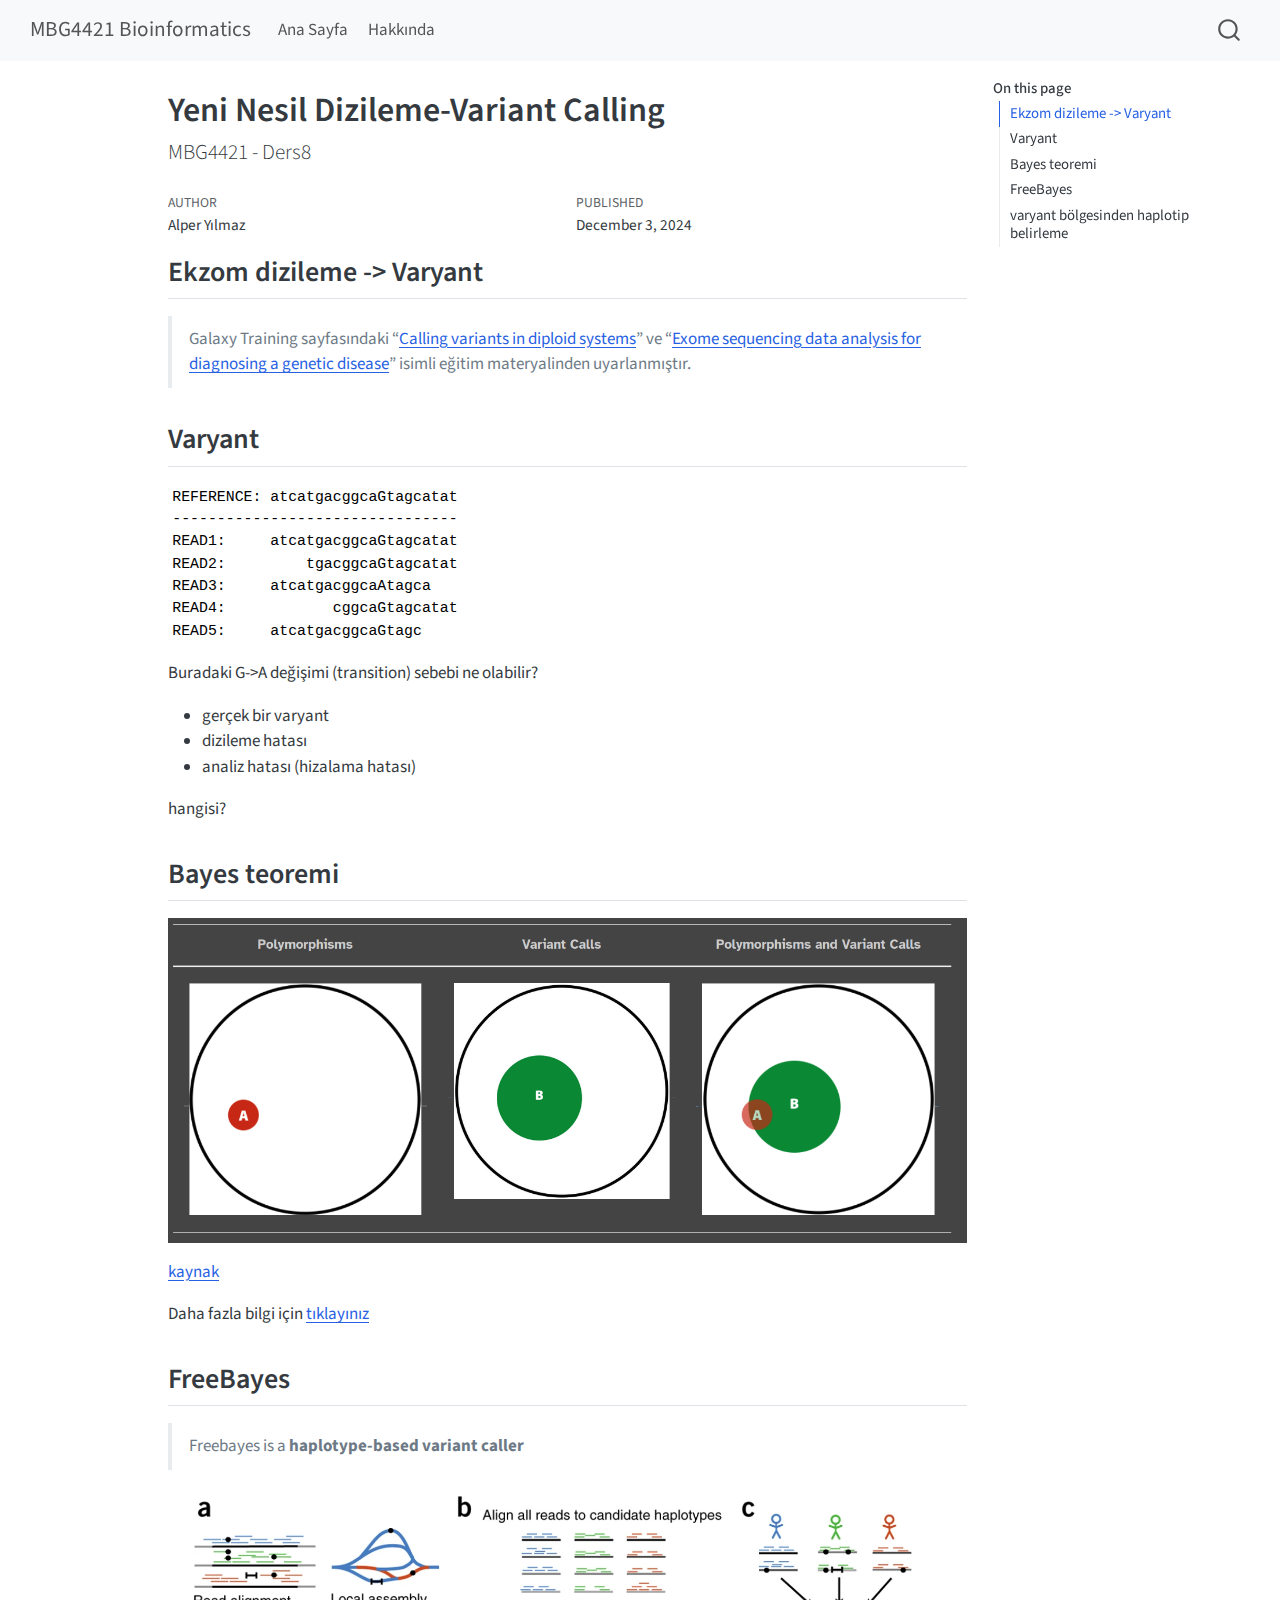
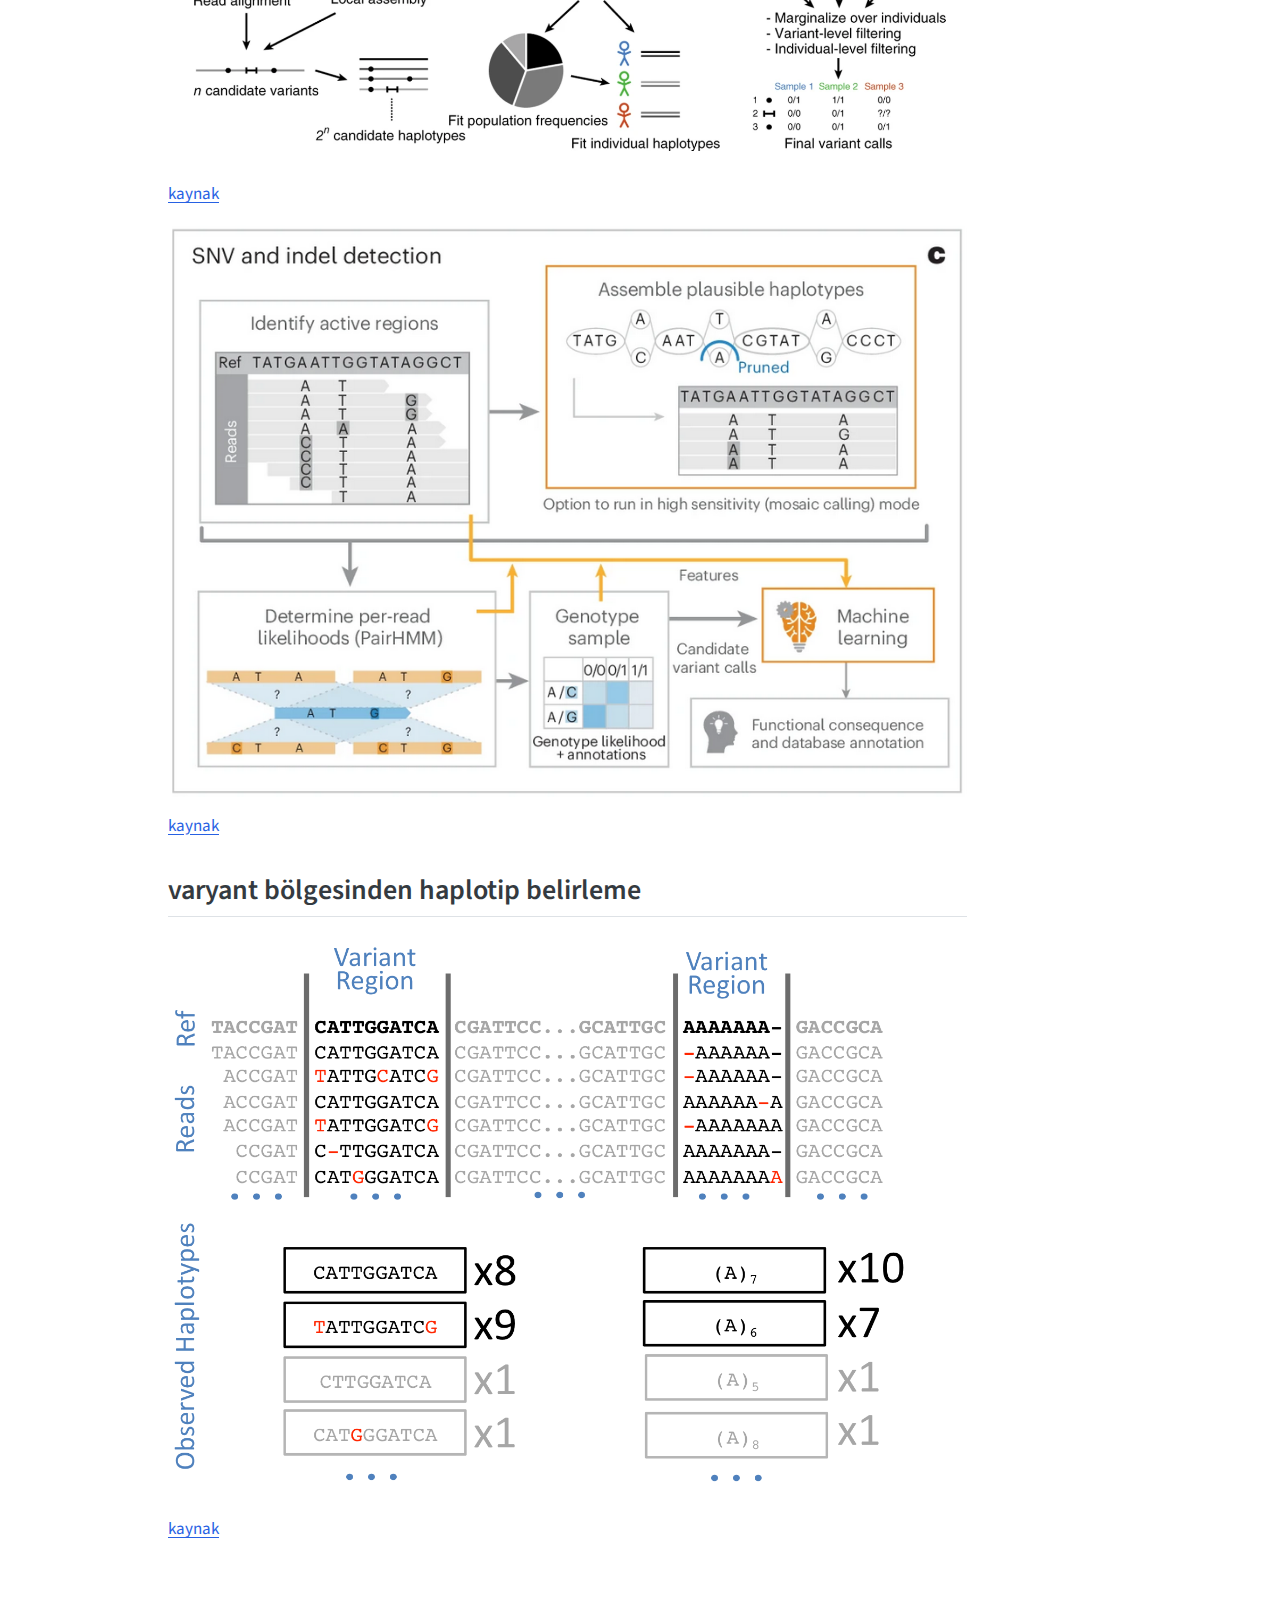
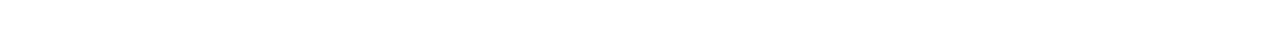
<file: docs/ders8.html>
<!DOCTYPE html>
<html xmlns="http://www.w3.org/1999/xhtml" lang="en" xml:lang="en"><head>

<meta charset="utf-8">
<meta name="generator" content="quarto-1.6.40">

<meta name="viewport" content="width=device-width, initial-scale=1.0, user-scalable=yes">

<meta name="author" content="Alper Yılmaz">
<meta name="dcterms.date" content="2024-12-03">

<title>Yeni Nesil Dizileme-Variant Calling – MBG4421 Bioinformatics</title>
<style>
code{white-space: pre-wrap;}
span.smallcaps{font-variant: small-caps;}
div.columns{display: flex; gap: min(4vw, 1.5em);}
div.column{flex: auto; overflow-x: auto;}
div.hanging-indent{margin-left: 1.5em; text-indent: -1.5em;}
ul.task-list{list-style: none;}
ul.task-list li input[type="checkbox"] {
  width: 0.8em;
  margin: 0 0.8em 0.2em -1em; /* quarto-specific, see https://github.com/quarto-dev/quarto-cli/issues/4556 */ 
  vertical-align: middle;
}
</style>


<script src="site_libs/quarto-nav/quarto-nav.js"></script>
<script src="site_libs/quarto-nav/headroom.min.js"></script>
<script src="site_libs/clipboard/clipboard.min.js"></script>
<script src="site_libs/quarto-search/autocomplete.umd.js"></script>
<script src="site_libs/quarto-search/fuse.min.js"></script>
<script src="site_libs/quarto-search/quarto-search.js"></script>
<meta name="quarto:offset" content="./">
<script src="site_libs/quarto-html/quarto.js"></script>
<script src="site_libs/quarto-html/popper.min.js"></script>
<script src="site_libs/quarto-html/tippy.umd.min.js"></script>
<script src="site_libs/quarto-html/anchor.min.js"></script>
<link href="site_libs/quarto-html/tippy.css" rel="stylesheet">
<link href="site_libs/quarto-html/quarto-syntax-highlighting-549806ee2085284f45b00abea8c6df48.css" rel="stylesheet" id="quarto-text-highlighting-styles">
<script src="site_libs/bootstrap/bootstrap.min.js"></script>
<link href="site_libs/bootstrap/bootstrap-icons.css" rel="stylesheet">
<link href="site_libs/bootstrap/bootstrap-af961b6bed29d32c0aeed6d738539868.min.css" rel="stylesheet" append-hash="true" id="quarto-bootstrap" data-mode="light">
<script id="quarto-search-options" type="application/json">{
  "location": "navbar",
  "copy-button": false,
  "collapse-after": 3,
  "panel-placement": "end",
  "type": "overlay",
  "limit": 50,
  "keyboard-shortcut": [
    "f",
    "/",
    "s"
  ],
  "show-item-context": false,
  "language": {
    "search-no-results-text": "No results",
    "search-matching-documents-text": "matching documents",
    "search-copy-link-title": "Copy link to search",
    "search-hide-matches-text": "Hide additional matches",
    "search-more-match-text": "more match in this document",
    "search-more-matches-text": "more matches in this document",
    "search-clear-button-title": "Clear",
    "search-text-placeholder": "",
    "search-detached-cancel-button-title": "Cancel",
    "search-submit-button-title": "Submit",
    "search-label": "Search"
  }
}</script>


</head>

<body class="nav-fixed">

<div id="quarto-search-results"></div>
  <header id="quarto-header" class="headroom fixed-top">
    <nav class="navbar navbar-expand-lg " data-bs-theme="dark">
      <div class="navbar-container container-fluid">
      <div class="navbar-brand-container mx-auto">
    <a class="navbar-brand" href="./index.html">
    <span class="navbar-title">MBG4421 Bioinformatics</span>
    </a>
  </div>
            <div id="quarto-search" class="" title="Search"></div>
          <button class="navbar-toggler" type="button" data-bs-toggle="collapse" data-bs-target="#navbarCollapse" aria-controls="navbarCollapse" role="menu" aria-expanded="false" aria-label="Toggle navigation" onclick="if (window.quartoToggleHeadroom) { window.quartoToggleHeadroom(); }">
  <span class="navbar-toggler-icon"></span>
</button>
          <div class="collapse navbar-collapse" id="navbarCollapse">
            <ul class="navbar-nav navbar-nav-scroll me-auto">
  <li class="nav-item">
    <a class="nav-link" href="./index.html"> 
<span class="menu-text">Ana Sayfa</span></a>
  </li>  
  <li class="nav-item">
    <a class="nav-link" href="./about.html"> 
<span class="menu-text">Hakkında</span></a>
  </li>  
</ul>
          </div> <!-- /navcollapse -->
            <div class="quarto-navbar-tools">
</div>
      </div> <!-- /container-fluid -->
    </nav>
</header>
<!-- content -->
<div id="quarto-content" class="quarto-container page-columns page-rows-contents page-layout-article page-navbar">
<!-- sidebar -->
<!-- margin-sidebar -->
    <div id="quarto-margin-sidebar" class="sidebar margin-sidebar">
        <nav id="TOC" role="doc-toc" class="toc-active">
    <h2 id="toc-title">On this page</h2>
   
  <ul>
  <li><a href="#ekzom-dizileme---varyant" id="toc-ekzom-dizileme---varyant" class="nav-link active" data-scroll-target="#ekzom-dizileme---varyant">Ekzom dizileme -&gt; Varyant</a></li>
  <li><a href="#varyant" id="toc-varyant" class="nav-link" data-scroll-target="#varyant">Varyant</a></li>
  <li><a href="#bayes-teoremi" id="toc-bayes-teoremi" class="nav-link" data-scroll-target="#bayes-teoremi">Bayes teoremi</a></li>
  <li><a href="#freebayes" id="toc-freebayes" class="nav-link" data-scroll-target="#freebayes">FreeBayes</a></li>
  <li><a href="#varyant-bölgesinden-haplotip-belirleme" id="toc-varyant-bölgesinden-haplotip-belirleme" class="nav-link" data-scroll-target="#varyant-bölgesinden-haplotip-belirleme">varyant bölgesinden haplotip belirleme</a></li>
  </ul>
</nav>
    </div>
<!-- main -->
<main class="content" id="quarto-document-content">

<header id="title-block-header" class="quarto-title-block default">
<div class="quarto-title">
<h1 class="title">Yeni Nesil Dizileme-Variant Calling</h1>
<p class="subtitle lead">MBG4421 - Ders8</p>
</div>



<div class="quarto-title-meta">

    <div>
    <div class="quarto-title-meta-heading">Author</div>
    <div class="quarto-title-meta-contents">
             <p>Alper Yılmaz </p>
          </div>
  </div>
    
    <div>
    <div class="quarto-title-meta-heading">Published</div>
    <div class="quarto-title-meta-contents">
      <p class="date">December 3, 2024</p>
    </div>
  </div>
  
    
  </div>
  


</header>


<section id="ekzom-dizileme---varyant" class="level2">
<h2 class="anchored" data-anchor-id="ekzom-dizileme---varyant">Ekzom dizileme -&gt; Varyant</h2>
<blockquote class="blockquote">
<p>Galaxy Training sayfasındaki “<a href="https://training.galaxyproject.org/training-material/topics/variant-analysis/tutorials/dip/tutorial.html">Calling variants in diploid systems</a>” ve “<a href="https://training.galaxyproject.org/training-material/topics/variant-analysis/tutorials/exome-seq/tutorial.html">Exome sequencing data analysis for diagnosing a genetic disease</a>” isimli eğitim materyalinden uyarlanmıştır.</p>
</blockquote>
</section>
<section id="varyant" class="level2">
<h2 class="anchored" data-anchor-id="varyant">Varyant</h2>
<pre><code>REFERENCE: atcatgacggcaGtagcatat
--------------------------------
READ1:     atcatgacggcaGtagcatat
READ2:         tgacggcaGtagcatat
READ3:     atcatgacggcaAtagca
READ4:            cggcaGtagcatat
READ5:     atcatgacggcaGtagc</code></pre>
<p>Buradaki G-&gt;A değişimi (transition) sebebi ne olabilir?</p>
<ul>
<li>gerçek bir varyant</li>
<li>dizileme hatası</li>
<li>analiz hatası (hizalama hatası)</li>
</ul>
<p>hangisi?</p>
</section>
<section id="bayes-teoremi" class="level2">
<h2 class="anchored" data-anchor-id="bayes-teoremi">Bayes teoremi</h2>
<p><img src="images/clipboard_image_1733206689.png" class="img-fluid"></p>
<p><a href="https://training.galaxyproject.org/training-material/topics/variant-analysis/tutorials/dip/tutorial.html">kaynak</a></p>
<p>Daha fazla bilgi için <a href="https://oscarbonilla.com/2009/05/visualizing-bayes-theorem/">tıklayınız</a></p>
</section>
<section id="freebayes" class="level2">
<h2 class="anchored" data-anchor-id="freebayes">FreeBayes</h2>
<blockquote class="blockquote">
<p>Freebayes is a <strong>haplotype-based variant caller</strong></p>
</blockquote>
<p><img src="images/clipboard_image_1733206816.png" class="img-fluid"></p>
<p><a href="https://www.nature.com/articles/ng.3036/figures/1">kaynak</a></p>
<p><img src="images/clipboard_image_1733207028.png" class="img-fluid"></p>
<p><a href="https://www.nature.com/articles/s41587-024-02382-1">kaynak</a></p>
</section>
<section id="varyant-bölgesinden-haplotip-belirleme" class="level2">
<h2 class="anchored" data-anchor-id="varyant-bölgesinden-haplotip-belirleme">varyant bölgesinden haplotip belirleme</h2>
<p><img src="images/haplotype_calling_1733207223.png" class="img-fluid"></p>
<p><a href="https://ucdavis-bioinformatics-training.github.io/2019-Alliance-for-Global-Health-and-Science-Makerere-University_Variants/variant_analysis/variant_calling.html">kaynak</a></p>


</section>

</main> <!-- /main -->
<script id="quarto-html-after-body" type="application/javascript">
window.document.addEventListener("DOMContentLoaded", function (event) {
  const toggleBodyColorMode = (bsSheetEl) => {
    const mode = bsSheetEl.getAttribute("data-mode");
    const bodyEl = window.document.querySelector("body");
    if (mode === "dark") {
      bodyEl.classList.add("quarto-dark");
      bodyEl.classList.remove("quarto-light");
    } else {
      bodyEl.classList.add("quarto-light");
      bodyEl.classList.remove("quarto-dark");
    }
  }
  const toggleBodyColorPrimary = () => {
    const bsSheetEl = window.document.querySelector("link#quarto-bootstrap");
    if (bsSheetEl) {
      toggleBodyColorMode(bsSheetEl);
    }
  }
  toggleBodyColorPrimary();  
  const icon = "";
  const anchorJS = new window.AnchorJS();
  anchorJS.options = {
    placement: 'right',
    icon: icon
  };
  anchorJS.add('.anchored');
  const isCodeAnnotation = (el) => {
    for (const clz of el.classList) {
      if (clz.startsWith('code-annotation-')) {                     
        return true;
      }
    }
    return false;
  }
  const onCopySuccess = function(e) {
    // button target
    const button = e.trigger;
    // don't keep focus
    button.blur();
    // flash "checked"
    button.classList.add('code-copy-button-checked');
    var currentTitle = button.getAttribute("title");
    button.setAttribute("title", "Copied!");
    let tooltip;
    if (window.bootstrap) {
      button.setAttribute("data-bs-toggle", "tooltip");
      button.setAttribute("data-bs-placement", "left");
      button.setAttribute("data-bs-title", "Copied!");
      tooltip = new bootstrap.Tooltip(button, 
        { trigger: "manual", 
          customClass: "code-copy-button-tooltip",
          offset: [0, -8]});
      tooltip.show();    
    }
    setTimeout(function() {
      if (tooltip) {
        tooltip.hide();
        button.removeAttribute("data-bs-title");
        button.removeAttribute("data-bs-toggle");
        button.removeAttribute("data-bs-placement");
      }
      button.setAttribute("title", currentTitle);
      button.classList.remove('code-copy-button-checked');
    }, 1000);
    // clear code selection
    e.clearSelection();
  }
  const getTextToCopy = function(trigger) {
      const codeEl = trigger.previousElementSibling.cloneNode(true);
      for (const childEl of codeEl.children) {
        if (isCodeAnnotation(childEl)) {
          childEl.remove();
        }
      }
      return codeEl.innerText;
  }
  const clipboard = new window.ClipboardJS('.code-copy-button:not([data-in-quarto-modal])', {
    text: getTextToCopy
  });
  clipboard.on('success', onCopySuccess);
  if (window.document.getElementById('quarto-embedded-source-code-modal')) {
    const clipboardModal = new window.ClipboardJS('.code-copy-button[data-in-quarto-modal]', {
      text: getTextToCopy,
      container: window.document.getElementById('quarto-embedded-source-code-modal')
    });
    clipboardModal.on('success', onCopySuccess);
  }
    var localhostRegex = new RegExp(/^(?:http|https):\/\/localhost\:?[0-9]*\//);
    var mailtoRegex = new RegExp(/^mailto:/);
      var filterRegex = new RegExp('/' + window.location.host + '/');
    var isInternal = (href) => {
        return filterRegex.test(href) || localhostRegex.test(href) || mailtoRegex.test(href);
    }
    // Inspect non-navigation links and adorn them if external
 	var links = window.document.querySelectorAll('a[href]:not(.nav-link):not(.navbar-brand):not(.toc-action):not(.sidebar-link):not(.sidebar-item-toggle):not(.pagination-link):not(.no-external):not([aria-hidden]):not(.dropdown-item):not(.quarto-navigation-tool):not(.about-link)');
    for (var i=0; i<links.length; i++) {
      const link = links[i];
      if (!isInternal(link.href)) {
        // undo the damage that might have been done by quarto-nav.js in the case of
        // links that we want to consider external
        if (link.dataset.originalHref !== undefined) {
          link.href = link.dataset.originalHref;
        }
      }
    }
  function tippyHover(el, contentFn, onTriggerFn, onUntriggerFn) {
    const config = {
      allowHTML: true,
      maxWidth: 500,
      delay: 100,
      arrow: false,
      appendTo: function(el) {
          return el.parentElement;
      },
      interactive: true,
      interactiveBorder: 10,
      theme: 'quarto',
      placement: 'bottom-start',
    };
    if (contentFn) {
      config.content = contentFn;
    }
    if (onTriggerFn) {
      config.onTrigger = onTriggerFn;
    }
    if (onUntriggerFn) {
      config.onUntrigger = onUntriggerFn;
    }
    window.tippy(el, config); 
  }
  const noterefs = window.document.querySelectorAll('a[role="doc-noteref"]');
  for (var i=0; i<noterefs.length; i++) {
    const ref = noterefs[i];
    tippyHover(ref, function() {
      // use id or data attribute instead here
      let href = ref.getAttribute('data-footnote-href') || ref.getAttribute('href');
      try { href = new URL(href).hash; } catch {}
      const id = href.replace(/^#\/?/, "");
      const note = window.document.getElementById(id);
      if (note) {
        return note.innerHTML;
      } else {
        return "";
      }
    });
  }
  const xrefs = window.document.querySelectorAll('a.quarto-xref');
  const processXRef = (id, note) => {
    // Strip column container classes
    const stripColumnClz = (el) => {
      el.classList.remove("page-full", "page-columns");
      if (el.children) {
        for (const child of el.children) {
          stripColumnClz(child);
        }
      }
    }
    stripColumnClz(note)
    if (id === null || id.startsWith('sec-')) {
      // Special case sections, only their first couple elements
      const container = document.createElement("div");
      if (note.children && note.children.length > 2) {
        container.appendChild(note.children[0].cloneNode(true));
        for (let i = 1; i < note.children.length; i++) {
          const child = note.children[i];
          if (child.tagName === "P" && child.innerText === "") {
            continue;
          } else {
            container.appendChild(child.cloneNode(true));
            break;
          }
        }
        if (window.Quarto?.typesetMath) {
          window.Quarto.typesetMath(container);
        }
        return container.innerHTML
      } else {
        if (window.Quarto?.typesetMath) {
          window.Quarto.typesetMath(note);
        }
        return note.innerHTML;
      }
    } else {
      // Remove any anchor links if they are present
      const anchorLink = note.querySelector('a.anchorjs-link');
      if (anchorLink) {
        anchorLink.remove();
      }
      if (window.Quarto?.typesetMath) {
        window.Quarto.typesetMath(note);
      }
      if (note.classList.contains("callout")) {
        return note.outerHTML;
      } else {
        return note.innerHTML;
      }
    }
  }
  for (var i=0; i<xrefs.length; i++) {
    const xref = xrefs[i];
    tippyHover(xref, undefined, function(instance) {
      instance.disable();
      let url = xref.getAttribute('href');
      let hash = undefined; 
      if (url.startsWith('#')) {
        hash = url;
      } else {
        try { hash = new URL(url).hash; } catch {}
      }
      if (hash) {
        const id = hash.replace(/^#\/?/, "");
        const note = window.document.getElementById(id);
        if (note !== null) {
          try {
            const html = processXRef(id, note.cloneNode(true));
            instance.setContent(html);
          } finally {
            instance.enable();
            instance.show();
          }
        } else {
          // See if we can fetch this
          fetch(url.split('#')[0])
          .then(res => res.text())
          .then(html => {
            const parser = new DOMParser();
            const htmlDoc = parser.parseFromString(html, "text/html");
            const note = htmlDoc.getElementById(id);
            if (note !== null) {
              const html = processXRef(id, note);
              instance.setContent(html);
            } 
          }).finally(() => {
            instance.enable();
            instance.show();
          });
        }
      } else {
        // See if we can fetch a full url (with no hash to target)
        // This is a special case and we should probably do some content thinning / targeting
        fetch(url)
        .then(res => res.text())
        .then(html => {
          const parser = new DOMParser();
          const htmlDoc = parser.parseFromString(html, "text/html");
          const note = htmlDoc.querySelector('main.content');
          if (note !== null) {
            // This should only happen for chapter cross references
            // (since there is no id in the URL)
            // remove the first header
            if (note.children.length > 0 && note.children[0].tagName === "HEADER") {
              note.children[0].remove();
            }
            const html = processXRef(null, note);
            instance.setContent(html);
          } 
        }).finally(() => {
          instance.enable();
          instance.show();
        });
      }
    }, function(instance) {
    });
  }
      let selectedAnnoteEl;
      const selectorForAnnotation = ( cell, annotation) => {
        let cellAttr = 'data-code-cell="' + cell + '"';
        let lineAttr = 'data-code-annotation="' +  annotation + '"';
        const selector = 'span[' + cellAttr + '][' + lineAttr + ']';
        return selector;
      }
      const selectCodeLines = (annoteEl) => {
        const doc = window.document;
        const targetCell = annoteEl.getAttribute("data-target-cell");
        const targetAnnotation = annoteEl.getAttribute("data-target-annotation");
        const annoteSpan = window.document.querySelector(selectorForAnnotation(targetCell, targetAnnotation));
        const lines = annoteSpan.getAttribute("data-code-lines").split(",");
        const lineIds = lines.map((line) => {
          return targetCell + "-" + line;
        })
        let top = null;
        let height = null;
        let parent = null;
        if (lineIds.length > 0) {
            //compute the position of the single el (top and bottom and make a div)
            const el = window.document.getElementById(lineIds[0]);
            top = el.offsetTop;
            height = el.offsetHeight;
            parent = el.parentElement.parentElement;
          if (lineIds.length > 1) {
            const lastEl = window.document.getElementById(lineIds[lineIds.length - 1]);
            const bottom = lastEl.offsetTop + lastEl.offsetHeight;
            height = bottom - top;
          }
          if (top !== null && height !== null && parent !== null) {
            // cook up a div (if necessary) and position it 
            let div = window.document.getElementById("code-annotation-line-highlight");
            if (div === null) {
              div = window.document.createElement("div");
              div.setAttribute("id", "code-annotation-line-highlight");
              div.style.position = 'absolute';
              parent.appendChild(div);
            }
            div.style.top = top - 2 + "px";
            div.style.height = height + 4 + "px";
            div.style.left = 0;
            let gutterDiv = window.document.getElementById("code-annotation-line-highlight-gutter");
            if (gutterDiv === null) {
              gutterDiv = window.document.createElement("div");
              gutterDiv.setAttribute("id", "code-annotation-line-highlight-gutter");
              gutterDiv.style.position = 'absolute';
              const codeCell = window.document.getElementById(targetCell);
              const gutter = codeCell.querySelector('.code-annotation-gutter');
              gutter.appendChild(gutterDiv);
            }
            gutterDiv.style.top = top - 2 + "px";
            gutterDiv.style.height = height + 4 + "px";
          }
          selectedAnnoteEl = annoteEl;
        }
      };
      const unselectCodeLines = () => {
        const elementsIds = ["code-annotation-line-highlight", "code-annotation-line-highlight-gutter"];
        elementsIds.forEach((elId) => {
          const div = window.document.getElementById(elId);
          if (div) {
            div.remove();
          }
        });
        selectedAnnoteEl = undefined;
      };
        // Handle positioning of the toggle
    window.addEventListener(
      "resize",
      throttle(() => {
        elRect = undefined;
        if (selectedAnnoteEl) {
          selectCodeLines(selectedAnnoteEl);
        }
      }, 10)
    );
    function throttle(fn, ms) {
    let throttle = false;
    let timer;
      return (...args) => {
        if(!throttle) { // first call gets through
            fn.apply(this, args);
            throttle = true;
        } else { // all the others get throttled
            if(timer) clearTimeout(timer); // cancel #2
            timer = setTimeout(() => {
              fn.apply(this, args);
              timer = throttle = false;
            }, ms);
        }
      };
    }
      // Attach click handler to the DT
      const annoteDls = window.document.querySelectorAll('dt[data-target-cell]');
      for (const annoteDlNode of annoteDls) {
        annoteDlNode.addEventListener('click', (event) => {
          const clickedEl = event.target;
          if (clickedEl !== selectedAnnoteEl) {
            unselectCodeLines();
            const activeEl = window.document.querySelector('dt[data-target-cell].code-annotation-active');
            if (activeEl) {
              activeEl.classList.remove('code-annotation-active');
            }
            selectCodeLines(clickedEl);
            clickedEl.classList.add('code-annotation-active');
          } else {
            // Unselect the line
            unselectCodeLines();
            clickedEl.classList.remove('code-annotation-active');
          }
        });
      }
  const findCites = (el) => {
    const parentEl = el.parentElement;
    if (parentEl) {
      const cites = parentEl.dataset.cites;
      if (cites) {
        return {
          el,
          cites: cites.split(' ')
        };
      } else {
        return findCites(el.parentElement)
      }
    } else {
      return undefined;
    }
  };
  var bibliorefs = window.document.querySelectorAll('a[role="doc-biblioref"]');
  for (var i=0; i<bibliorefs.length; i++) {
    const ref = bibliorefs[i];
    const citeInfo = findCites(ref);
    if (citeInfo) {
      tippyHover(citeInfo.el, function() {
        var popup = window.document.createElement('div');
        citeInfo.cites.forEach(function(cite) {
          var citeDiv = window.document.createElement('div');
          citeDiv.classList.add('hanging-indent');
          citeDiv.classList.add('csl-entry');
          var biblioDiv = window.document.getElementById('ref-' + cite);
          if (biblioDiv) {
            citeDiv.innerHTML = biblioDiv.innerHTML;
          }
          popup.appendChild(citeDiv);
        });
        return popup.innerHTML;
      });
    }
  }
});
</script>
</div> <!-- /content -->




</body></html>
</file>
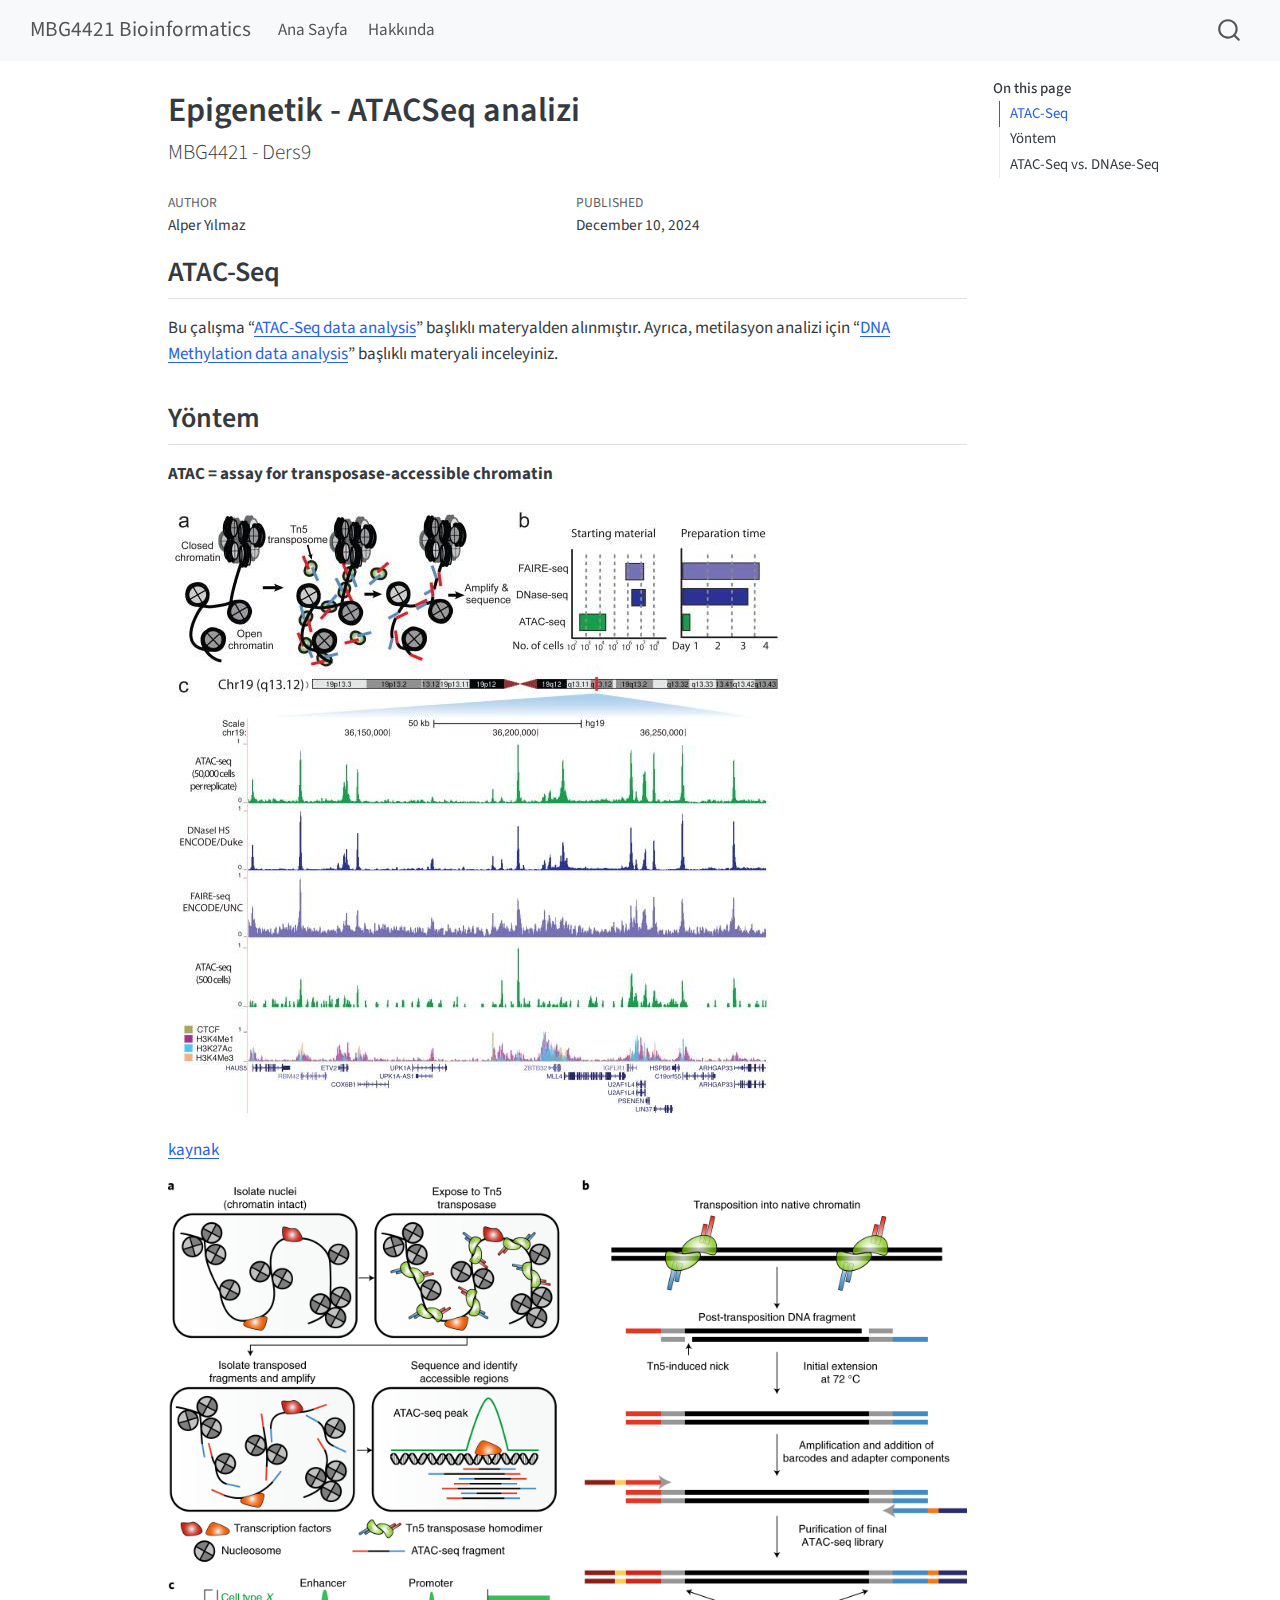
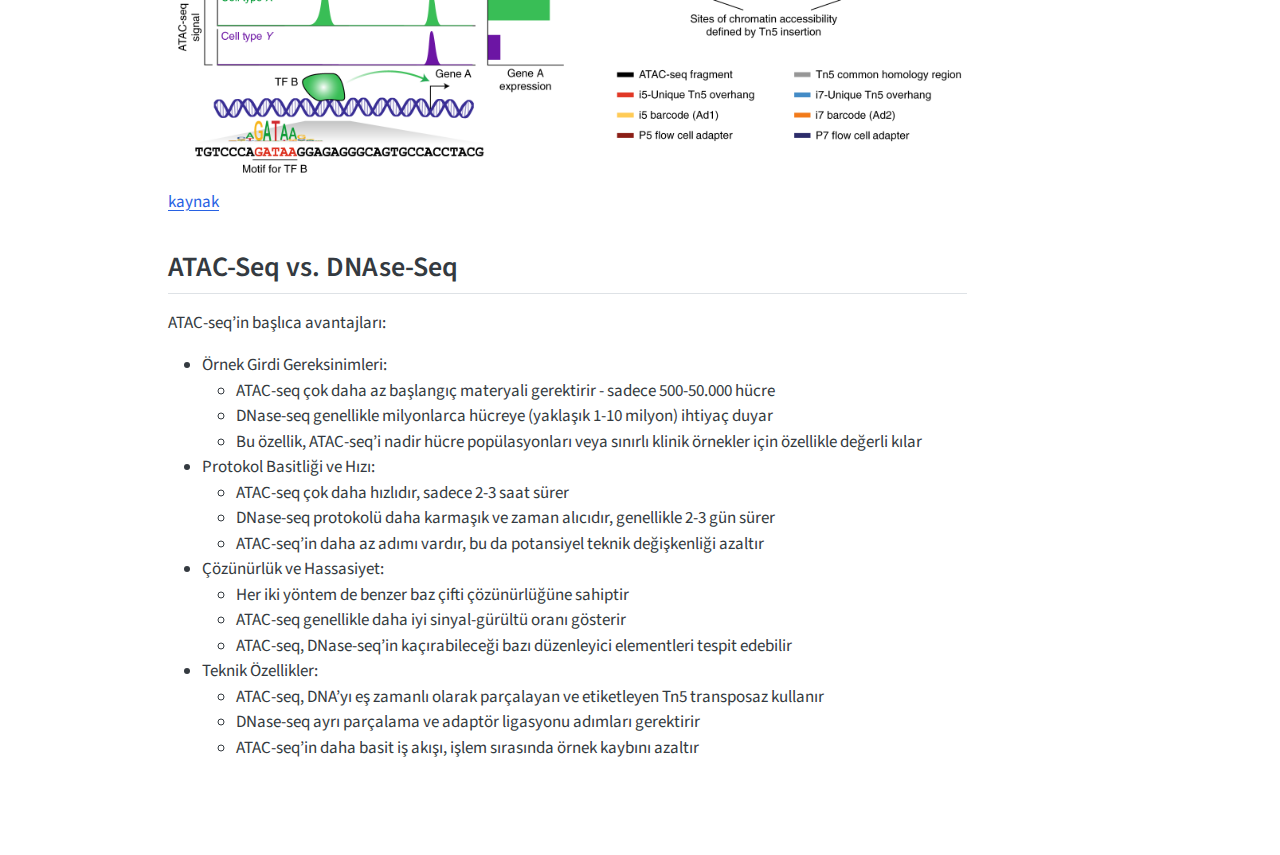
<file: docs/ders9.html>
<!DOCTYPE html>
<html xmlns="http://www.w3.org/1999/xhtml" lang="en" xml:lang="en"><head>

<meta charset="utf-8">
<meta name="generator" content="quarto-1.6.40">

<meta name="viewport" content="width=device-width, initial-scale=1.0, user-scalable=yes">

<meta name="author" content="Alper Yılmaz">
<meta name="dcterms.date" content="2024-12-10">

<title>Epigenetik - ATACSeq analizi – MBG4421 Bioinformatics</title>
<style>
code{white-space: pre-wrap;}
span.smallcaps{font-variant: small-caps;}
div.columns{display: flex; gap: min(4vw, 1.5em);}
div.column{flex: auto; overflow-x: auto;}
div.hanging-indent{margin-left: 1.5em; text-indent: -1.5em;}
ul.task-list{list-style: none;}
ul.task-list li input[type="checkbox"] {
  width: 0.8em;
  margin: 0 0.8em 0.2em -1em; /* quarto-specific, see https://github.com/quarto-dev/quarto-cli/issues/4556 */ 
  vertical-align: middle;
}
</style>


<script src="site_libs/quarto-nav/quarto-nav.js"></script>
<script src="site_libs/quarto-nav/headroom.min.js"></script>
<script src="site_libs/clipboard/clipboard.min.js"></script>
<script src="site_libs/quarto-search/autocomplete.umd.js"></script>
<script src="site_libs/quarto-search/fuse.min.js"></script>
<script src="site_libs/quarto-search/quarto-search.js"></script>
<meta name="quarto:offset" content="./">
<script src="site_libs/quarto-html/quarto.js"></script>
<script src="site_libs/quarto-html/popper.min.js"></script>
<script src="site_libs/quarto-html/tippy.umd.min.js"></script>
<script src="site_libs/quarto-html/anchor.min.js"></script>
<link href="site_libs/quarto-html/tippy.css" rel="stylesheet">
<link href="site_libs/quarto-html/quarto-syntax-highlighting-549806ee2085284f45b00abea8c6df48.css" rel="stylesheet" id="quarto-text-highlighting-styles">
<script src="site_libs/bootstrap/bootstrap.min.js"></script>
<link href="site_libs/bootstrap/bootstrap-icons.css" rel="stylesheet">
<link href="site_libs/bootstrap/bootstrap-af961b6bed29d32c0aeed6d738539868.min.css" rel="stylesheet" append-hash="true" id="quarto-bootstrap" data-mode="light">
<script id="quarto-search-options" type="application/json">{
  "location": "navbar",
  "copy-button": false,
  "collapse-after": 3,
  "panel-placement": "end",
  "type": "overlay",
  "limit": 50,
  "keyboard-shortcut": [
    "f",
    "/",
    "s"
  ],
  "show-item-context": false,
  "language": {
    "search-no-results-text": "No results",
    "search-matching-documents-text": "matching documents",
    "search-copy-link-title": "Copy link to search",
    "search-hide-matches-text": "Hide additional matches",
    "search-more-match-text": "more match in this document",
    "search-more-matches-text": "more matches in this document",
    "search-clear-button-title": "Clear",
    "search-text-placeholder": "",
    "search-detached-cancel-button-title": "Cancel",
    "search-submit-button-title": "Submit",
    "search-label": "Search"
  }
}</script>


</head>

<body class="nav-fixed">

<div id="quarto-search-results"></div>
  <header id="quarto-header" class="headroom fixed-top">
    <nav class="navbar navbar-expand-lg " data-bs-theme="dark">
      <div class="navbar-container container-fluid">
      <div class="navbar-brand-container mx-auto">
    <a class="navbar-brand" href="./index.html">
    <span class="navbar-title">MBG4421 Bioinformatics</span>
    </a>
  </div>
            <div id="quarto-search" class="" title="Search"></div>
          <button class="navbar-toggler" type="button" data-bs-toggle="collapse" data-bs-target="#navbarCollapse" aria-controls="navbarCollapse" role="menu" aria-expanded="false" aria-label="Toggle navigation" onclick="if (window.quartoToggleHeadroom) { window.quartoToggleHeadroom(); }">
  <span class="navbar-toggler-icon"></span>
</button>
          <div class="collapse navbar-collapse" id="navbarCollapse">
            <ul class="navbar-nav navbar-nav-scroll me-auto">
  <li class="nav-item">
    <a class="nav-link" href="./index.html"> 
<span class="menu-text">Ana Sayfa</span></a>
  </li>  
  <li class="nav-item">
    <a class="nav-link" href="./about.html"> 
<span class="menu-text">Hakkında</span></a>
  </li>  
</ul>
          </div> <!-- /navcollapse -->
            <div class="quarto-navbar-tools">
</div>
      </div> <!-- /container-fluid -->
    </nav>
</header>
<!-- content -->
<div id="quarto-content" class="quarto-container page-columns page-rows-contents page-layout-article page-navbar">
<!-- sidebar -->
<!-- margin-sidebar -->
    <div id="quarto-margin-sidebar" class="sidebar margin-sidebar">
        <nav id="TOC" role="doc-toc" class="toc-active">
    <h2 id="toc-title">On this page</h2>
   
  <ul>
  <li><a href="#atac-seq" id="toc-atac-seq" class="nav-link active" data-scroll-target="#atac-seq">ATAC-Seq</a></li>
  <li><a href="#yöntem" id="toc-yöntem" class="nav-link" data-scroll-target="#yöntem">Yöntem</a></li>
  <li><a href="#atac-seq-vs.-dnase-seq" id="toc-atac-seq-vs.-dnase-seq" class="nav-link" data-scroll-target="#atac-seq-vs.-dnase-seq">ATAC-Seq vs.&nbsp;DNAse-Seq</a></li>
  </ul>
</nav>
    </div>
<!-- main -->
<main class="content" id="quarto-document-content">

<header id="title-block-header" class="quarto-title-block default">
<div class="quarto-title">
<h1 class="title">Epigenetik - ATACSeq analizi</h1>
<p class="subtitle lead">MBG4421 - Ders9</p>
</div>



<div class="quarto-title-meta">

    <div>
    <div class="quarto-title-meta-heading">Author</div>
    <div class="quarto-title-meta-contents">
             <p>Alper Yılmaz </p>
          </div>
  </div>
    
    <div>
    <div class="quarto-title-meta-heading">Published</div>
    <div class="quarto-title-meta-contents">
      <p class="date">December 10, 2024</p>
    </div>
  </div>
  
    
  </div>
  


</header>


<section id="atac-seq" class="level2">
<h2 class="anchored" data-anchor-id="atac-seq">ATAC-Seq</h2>
<p>Bu çalışma “<a href="https://training.galaxyproject.org/training-material/topics/epigenetics/tutorials/atac-seq/tutorial.html">ATAC-Seq data analysis</a>” başlıklı materyalden alınmıştır. Ayrıca, metilasyon analizi için “<a href="https://training.galaxyproject.org/training-material/topics/epigenetics/tutorials/methylation-seq/tutorial.html">DNA Methylation data analysis</a>” başlıklı materyali inceleyiniz.</p>
</section>
<section id="yöntem" class="level2">
<h2 class="anchored" data-anchor-id="yöntem">Yöntem</h2>
<p><strong>ATAC = assay for transposase-accessible chromatin</strong></p>
<p><img src="images/atac-seq_1733811167.jpeg" class="img-fluid"></p>
<p><a href="https://training.galaxyproject.org/training-material/topics/epigenetics/tutorials/atac-seq/tutorial.html">kaynak</a></p>
<p><img src="images/41596_2022_692_Fig1_HTML_1733811464.png" class="img-fluid"></p>
<p><a href="https://www.nature.com/articles/s41596-022-00692-9">kaynak</a></p>
</section>
<section id="atac-seq-vs.-dnase-seq" class="level2">
<h2 class="anchored" data-anchor-id="atac-seq-vs.-dnase-seq">ATAC-Seq vs.&nbsp;DNAse-Seq</h2>
<p>ATAC-seq’in başlıca avantajları:</p>
<ul>
<li>Örnek Girdi Gereksinimleri:
<ul>
<li>ATAC-seq çok daha az başlangıç materyali gerektirir - sadece 500-50.000 hücre</li>
<li>DNase-seq genellikle milyonlarca hücreye (yaklaşık 1-10 milyon) ihtiyaç duyar</li>
<li>Bu özellik, ATAC-seq’i nadir hücre popülasyonları veya sınırlı klinik örnekler için özellikle değerli kılar</li>
</ul></li>
<li>Protokol Basitliği ve Hızı:
<ul>
<li>ATAC-seq çok daha hızlıdır, sadece 2-3 saat sürer</li>
<li>DNase-seq protokolü daha karmaşık ve zaman alıcıdır, genellikle 2-3 gün sürer</li>
<li>ATAC-seq’in daha az adımı vardır, bu da potansiyel teknik değişkenliği azaltır</li>
</ul></li>
<li>Çözünürlük ve Hassasiyet:
<ul>
<li>Her iki yöntem de benzer baz çifti çözünürlüğüne sahiptir</li>
<li>ATAC-seq genellikle daha iyi sinyal-gürültü oranı gösterir</li>
<li>ATAC-seq, DNase-seq’in kaçırabileceği bazı düzenleyici elementleri tespit edebilir</li>
</ul></li>
<li>Teknik Özellikler:
<ul>
<li>ATAC-seq, DNA’yı eş zamanlı olarak parçalayan ve etiketleyen Tn5 transposaz kullanır</li>
<li>DNase-seq ayrı parçalama ve adaptör ligasyonu adımları gerektirir</li>
<li>ATAC-seq’in daha basit iş akışı, işlem sırasında örnek kaybını azaltır</li>
</ul></li>
</ul>


</section>

</main> <!-- /main -->
<script id="quarto-html-after-body" type="application/javascript">
window.document.addEventListener("DOMContentLoaded", function (event) {
  const toggleBodyColorMode = (bsSheetEl) => {
    const mode = bsSheetEl.getAttribute("data-mode");
    const bodyEl = window.document.querySelector("body");
    if (mode === "dark") {
      bodyEl.classList.add("quarto-dark");
      bodyEl.classList.remove("quarto-light");
    } else {
      bodyEl.classList.add("quarto-light");
      bodyEl.classList.remove("quarto-dark");
    }
  }
  const toggleBodyColorPrimary = () => {
    const bsSheetEl = window.document.querySelector("link#quarto-bootstrap");
    if (bsSheetEl) {
      toggleBodyColorMode(bsSheetEl);
    }
  }
  toggleBodyColorPrimary();  
  const icon = "";
  const anchorJS = new window.AnchorJS();
  anchorJS.options = {
    placement: 'right',
    icon: icon
  };
  anchorJS.add('.anchored');
  const isCodeAnnotation = (el) => {
    for (const clz of el.classList) {
      if (clz.startsWith('code-annotation-')) {                     
        return true;
      }
    }
    return false;
  }
  const onCopySuccess = function(e) {
    // button target
    const button = e.trigger;
    // don't keep focus
    button.blur();
    // flash "checked"
    button.classList.add('code-copy-button-checked');
    var currentTitle = button.getAttribute("title");
    button.setAttribute("title", "Copied!");
    let tooltip;
    if (window.bootstrap) {
      button.setAttribute("data-bs-toggle", "tooltip");
      button.setAttribute("data-bs-placement", "left");
      button.setAttribute("data-bs-title", "Copied!");
      tooltip = new bootstrap.Tooltip(button, 
        { trigger: "manual", 
          customClass: "code-copy-button-tooltip",
          offset: [0, -8]});
      tooltip.show();    
    }
    setTimeout(function() {
      if (tooltip) {
        tooltip.hide();
        button.removeAttribute("data-bs-title");
        button.removeAttribute("data-bs-toggle");
        button.removeAttribute("data-bs-placement");
      }
      button.setAttribute("title", currentTitle);
      button.classList.remove('code-copy-button-checked');
    }, 1000);
    // clear code selection
    e.clearSelection();
  }
  const getTextToCopy = function(trigger) {
      const codeEl = trigger.previousElementSibling.cloneNode(true);
      for (const childEl of codeEl.children) {
        if (isCodeAnnotation(childEl)) {
          childEl.remove();
        }
      }
      return codeEl.innerText;
  }
  const clipboard = new window.ClipboardJS('.code-copy-button:not([data-in-quarto-modal])', {
    text: getTextToCopy
  });
  clipboard.on('success', onCopySuccess);
  if (window.document.getElementById('quarto-embedded-source-code-modal')) {
    const clipboardModal = new window.ClipboardJS('.code-copy-button[data-in-quarto-modal]', {
      text: getTextToCopy,
      container: window.document.getElementById('quarto-embedded-source-code-modal')
    });
    clipboardModal.on('success', onCopySuccess);
  }
    var localhostRegex = new RegExp(/^(?:http|https):\/\/localhost\:?[0-9]*\//);
    var mailtoRegex = new RegExp(/^mailto:/);
      var filterRegex = new RegExp('/' + window.location.host + '/');
    var isInternal = (href) => {
        return filterRegex.test(href) || localhostRegex.test(href) || mailtoRegex.test(href);
    }
    // Inspect non-navigation links and adorn them if external
 	var links = window.document.querySelectorAll('a[href]:not(.nav-link):not(.navbar-brand):not(.toc-action):not(.sidebar-link):not(.sidebar-item-toggle):not(.pagination-link):not(.no-external):not([aria-hidden]):not(.dropdown-item):not(.quarto-navigation-tool):not(.about-link)');
    for (var i=0; i<links.length; i++) {
      const link = links[i];
      if (!isInternal(link.href)) {
        // undo the damage that might have been done by quarto-nav.js in the case of
        // links that we want to consider external
        if (link.dataset.originalHref !== undefined) {
          link.href = link.dataset.originalHref;
        }
      }
    }
  function tippyHover(el, contentFn, onTriggerFn, onUntriggerFn) {
    const config = {
      allowHTML: true,
      maxWidth: 500,
      delay: 100,
      arrow: false,
      appendTo: function(el) {
          return el.parentElement;
      },
      interactive: true,
      interactiveBorder: 10,
      theme: 'quarto',
      placement: 'bottom-start',
    };
    if (contentFn) {
      config.content = contentFn;
    }
    if (onTriggerFn) {
      config.onTrigger = onTriggerFn;
    }
    if (onUntriggerFn) {
      config.onUntrigger = onUntriggerFn;
    }
    window.tippy(el, config); 
  }
  const noterefs = window.document.querySelectorAll('a[role="doc-noteref"]');
  for (var i=0; i<noterefs.length; i++) {
    const ref = noterefs[i];
    tippyHover(ref, function() {
      // use id or data attribute instead here
      let href = ref.getAttribute('data-footnote-href') || ref.getAttribute('href');
      try { href = new URL(href).hash; } catch {}
      const id = href.replace(/^#\/?/, "");
      const note = window.document.getElementById(id);
      if (note) {
        return note.innerHTML;
      } else {
        return "";
      }
    });
  }
  const xrefs = window.document.querySelectorAll('a.quarto-xref');
  const processXRef = (id, note) => {
    // Strip column container classes
    const stripColumnClz = (el) => {
      el.classList.remove("page-full", "page-columns");
      if (el.children) {
        for (const child of el.children) {
          stripColumnClz(child);
        }
      }
    }
    stripColumnClz(note)
    if (id === null || id.startsWith('sec-')) {
      // Special case sections, only their first couple elements
      const container = document.createElement("div");
      if (note.children && note.children.length > 2) {
        container.appendChild(note.children[0].cloneNode(true));
        for (let i = 1; i < note.children.length; i++) {
          const child = note.children[i];
          if (child.tagName === "P" && child.innerText === "") {
            continue;
          } else {
            container.appendChild(child.cloneNode(true));
            break;
          }
        }
        if (window.Quarto?.typesetMath) {
          window.Quarto.typesetMath(container);
        }
        return container.innerHTML
      } else {
        if (window.Quarto?.typesetMath) {
          window.Quarto.typesetMath(note);
        }
        return note.innerHTML;
      }
    } else {
      // Remove any anchor links if they are present
      const anchorLink = note.querySelector('a.anchorjs-link');
      if (anchorLink) {
        anchorLink.remove();
      }
      if (window.Quarto?.typesetMath) {
        window.Quarto.typesetMath(note);
      }
      if (note.classList.contains("callout")) {
        return note.outerHTML;
      } else {
        return note.innerHTML;
      }
    }
  }
  for (var i=0; i<xrefs.length; i++) {
    const xref = xrefs[i];
    tippyHover(xref, undefined, function(instance) {
      instance.disable();
      let url = xref.getAttribute('href');
      let hash = undefined; 
      if (url.startsWith('#')) {
        hash = url;
      } else {
        try { hash = new URL(url).hash; } catch {}
      }
      if (hash) {
        const id = hash.replace(/^#\/?/, "");
        const note = window.document.getElementById(id);
        if (note !== null) {
          try {
            const html = processXRef(id, note.cloneNode(true));
            instance.setContent(html);
          } finally {
            instance.enable();
            instance.show();
          }
        } else {
          // See if we can fetch this
          fetch(url.split('#')[0])
          .then(res => res.text())
          .then(html => {
            const parser = new DOMParser();
            const htmlDoc = parser.parseFromString(html, "text/html");
            const note = htmlDoc.getElementById(id);
            if (note !== null) {
              const html = processXRef(id, note);
              instance.setContent(html);
            } 
          }).finally(() => {
            instance.enable();
            instance.show();
          });
        }
      } else {
        // See if we can fetch a full url (with no hash to target)
        // This is a special case and we should probably do some content thinning / targeting
        fetch(url)
        .then(res => res.text())
        .then(html => {
          const parser = new DOMParser();
          const htmlDoc = parser.parseFromString(html, "text/html");
          const note = htmlDoc.querySelector('main.content');
          if (note !== null) {
            // This should only happen for chapter cross references
            // (since there is no id in the URL)
            // remove the first header
            if (note.children.length > 0 && note.children[0].tagName === "HEADER") {
              note.children[0].remove();
            }
            const html = processXRef(null, note);
            instance.setContent(html);
          } 
        }).finally(() => {
          instance.enable();
          instance.show();
        });
      }
    }, function(instance) {
    });
  }
      let selectedAnnoteEl;
      const selectorForAnnotation = ( cell, annotation) => {
        let cellAttr = 'data-code-cell="' + cell + '"';
        let lineAttr = 'data-code-annotation="' +  annotation + '"';
        const selector = 'span[' + cellAttr + '][' + lineAttr + ']';
        return selector;
      }
      const selectCodeLines = (annoteEl) => {
        const doc = window.document;
        const targetCell = annoteEl.getAttribute("data-target-cell");
        const targetAnnotation = annoteEl.getAttribute("data-target-annotation");
        const annoteSpan = window.document.querySelector(selectorForAnnotation(targetCell, targetAnnotation));
        const lines = annoteSpan.getAttribute("data-code-lines").split(",");
        const lineIds = lines.map((line) => {
          return targetCell + "-" + line;
        })
        let top = null;
        let height = null;
        let parent = null;
        if (lineIds.length > 0) {
            //compute the position of the single el (top and bottom and make a div)
            const el = window.document.getElementById(lineIds[0]);
            top = el.offsetTop;
            height = el.offsetHeight;
            parent = el.parentElement.parentElement;
          if (lineIds.length > 1) {
            const lastEl = window.document.getElementById(lineIds[lineIds.length - 1]);
            const bottom = lastEl.offsetTop + lastEl.offsetHeight;
            height = bottom - top;
          }
          if (top !== null && height !== null && parent !== null) {
            // cook up a div (if necessary) and position it 
            let div = window.document.getElementById("code-annotation-line-highlight");
            if (div === null) {
              div = window.document.createElement("div");
              div.setAttribute("id", "code-annotation-line-highlight");
              div.style.position = 'absolute';
              parent.appendChild(div);
            }
            div.style.top = top - 2 + "px";
            div.style.height = height + 4 + "px";
            div.style.left = 0;
            let gutterDiv = window.document.getElementById("code-annotation-line-highlight-gutter");
            if (gutterDiv === null) {
              gutterDiv = window.document.createElement("div");
              gutterDiv.setAttribute("id", "code-annotation-line-highlight-gutter");
              gutterDiv.style.position = 'absolute';
              const codeCell = window.document.getElementById(targetCell);
              const gutter = codeCell.querySelector('.code-annotation-gutter');
              gutter.appendChild(gutterDiv);
            }
            gutterDiv.style.top = top - 2 + "px";
            gutterDiv.style.height = height + 4 + "px";
          }
          selectedAnnoteEl = annoteEl;
        }
      };
      const unselectCodeLines = () => {
        const elementsIds = ["code-annotation-line-highlight", "code-annotation-line-highlight-gutter"];
        elementsIds.forEach((elId) => {
          const div = window.document.getElementById(elId);
          if (div) {
            div.remove();
          }
        });
        selectedAnnoteEl = undefined;
      };
        // Handle positioning of the toggle
    window.addEventListener(
      "resize",
      throttle(() => {
        elRect = undefined;
        if (selectedAnnoteEl) {
          selectCodeLines(selectedAnnoteEl);
        }
      }, 10)
    );
    function throttle(fn, ms) {
    let throttle = false;
    let timer;
      return (...args) => {
        if(!throttle) { // first call gets through
            fn.apply(this, args);
            throttle = true;
        } else { // all the others get throttled
            if(timer) clearTimeout(timer); // cancel #2
            timer = setTimeout(() => {
              fn.apply(this, args);
              timer = throttle = false;
            }, ms);
        }
      };
    }
      // Attach click handler to the DT
      const annoteDls = window.document.querySelectorAll('dt[data-target-cell]');
      for (const annoteDlNode of annoteDls) {
        annoteDlNode.addEventListener('click', (event) => {
          const clickedEl = event.target;
          if (clickedEl !== selectedAnnoteEl) {
            unselectCodeLines();
            const activeEl = window.document.querySelector('dt[data-target-cell].code-annotation-active');
            if (activeEl) {
              activeEl.classList.remove('code-annotation-active');
            }
            selectCodeLines(clickedEl);
            clickedEl.classList.add('code-annotation-active');
          } else {
            // Unselect the line
            unselectCodeLines();
            clickedEl.classList.remove('code-annotation-active');
          }
        });
      }
  const findCites = (el) => {
    const parentEl = el.parentElement;
    if (parentEl) {
      const cites = parentEl.dataset.cites;
      if (cites) {
        return {
          el,
          cites: cites.split(' ')
        };
      } else {
        return findCites(el.parentElement)
      }
    } else {
      return undefined;
    }
  };
  var bibliorefs = window.document.querySelectorAll('a[role="doc-biblioref"]');
  for (var i=0; i<bibliorefs.length; i++) {
    const ref = bibliorefs[i];
    const citeInfo = findCites(ref);
    if (citeInfo) {
      tippyHover(citeInfo.el, function() {
        var popup = window.document.createElement('div');
        citeInfo.cites.forEach(function(cite) {
          var citeDiv = window.document.createElement('div');
          citeDiv.classList.add('hanging-indent');
          citeDiv.classList.add('csl-entry');
          var biblioDiv = window.document.getElementById('ref-' + cite);
          if (biblioDiv) {
            citeDiv.innerHTML = biblioDiv.innerHTML;
          }
          popup.appendChild(citeDiv);
        });
        return popup.innerHTML;
      });
    }
  }
});
</script>
</div> <!-- /content -->




</body></html>
</file>
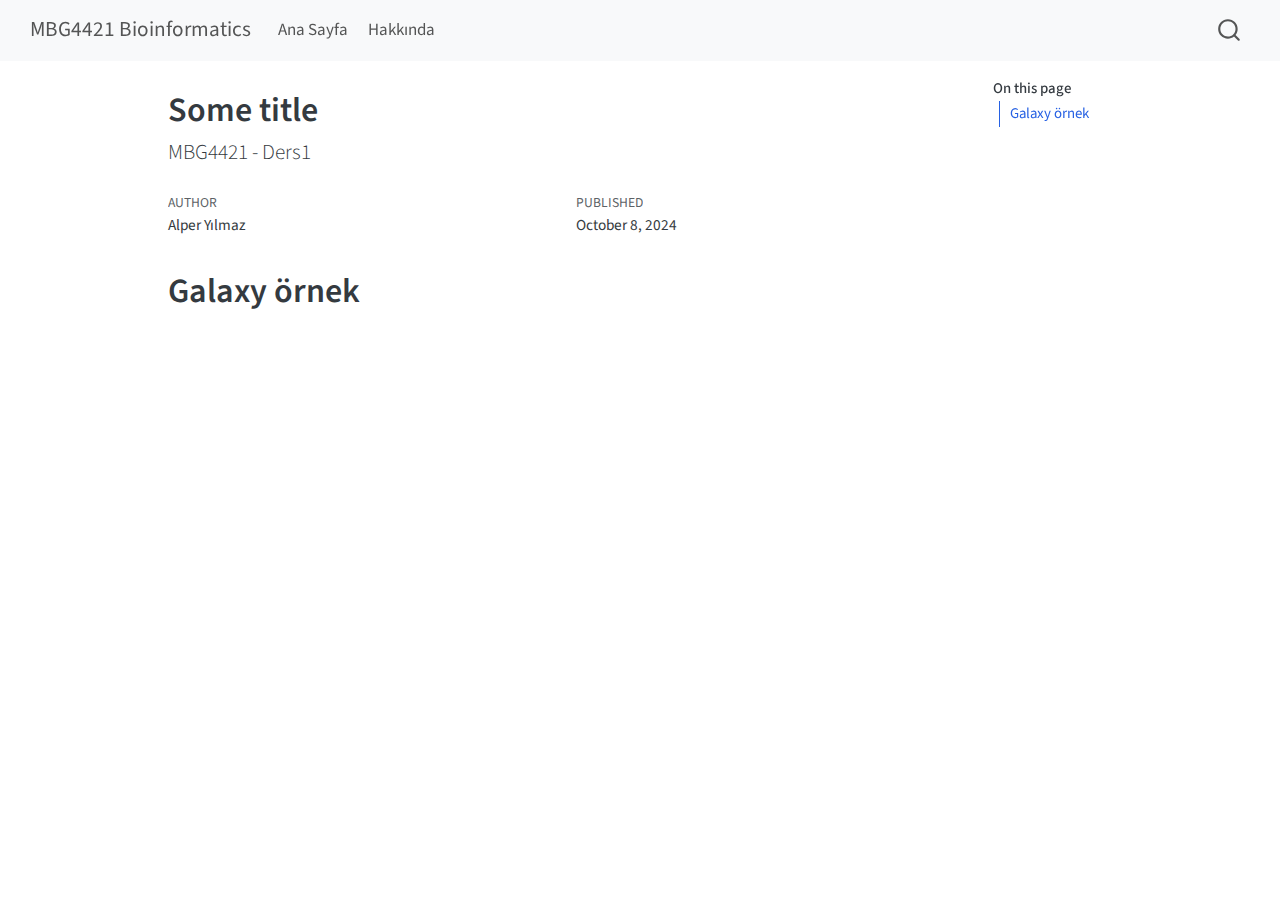
<file: docs/page-sample.html>
<!DOCTYPE html>
<html xmlns="http://www.w3.org/1999/xhtml" lang="en" xml:lang="en"><head>

<meta charset="utf-8">
<meta name="generator" content="quarto-1.6.40">

<meta name="viewport" content="width=device-width, initial-scale=1.0, user-scalable=yes">

<meta name="author" content="Alper Yılmaz">
<meta name="dcterms.date" content="2024-10-08">

<title>Some title – MBG4421 Bioinformatics</title>
<style>
code{white-space: pre-wrap;}
span.smallcaps{font-variant: small-caps;}
div.columns{display: flex; gap: min(4vw, 1.5em);}
div.column{flex: auto; overflow-x: auto;}
div.hanging-indent{margin-left: 1.5em; text-indent: -1.5em;}
ul.task-list{list-style: none;}
ul.task-list li input[type="checkbox"] {
  width: 0.8em;
  margin: 0 0.8em 0.2em -1em; /* quarto-specific, see https://github.com/quarto-dev/quarto-cli/issues/4556 */ 
  vertical-align: middle;
}
</style>


<script src="site_libs/quarto-nav/quarto-nav.js"></script>
<script src="site_libs/quarto-nav/headroom.min.js"></script>
<script src="site_libs/clipboard/clipboard.min.js"></script>
<script src="site_libs/quarto-search/autocomplete.umd.js"></script>
<script src="site_libs/quarto-search/fuse.min.js"></script>
<script src="site_libs/quarto-search/quarto-search.js"></script>
<meta name="quarto:offset" content="./">
<script src="site_libs/quarto-html/quarto.js"></script>
<script src="site_libs/quarto-html/popper.min.js"></script>
<script src="site_libs/quarto-html/tippy.umd.min.js"></script>
<script src="site_libs/quarto-html/anchor.min.js"></script>
<link href="site_libs/quarto-html/tippy.css" rel="stylesheet">
<link href="site_libs/quarto-html/quarto-syntax-highlighting-549806ee2085284f45b00abea8c6df48.css" rel="stylesheet" id="quarto-text-highlighting-styles">
<script src="site_libs/bootstrap/bootstrap.min.js"></script>
<link href="site_libs/bootstrap/bootstrap-icons.css" rel="stylesheet">
<link href="site_libs/bootstrap/bootstrap-af961b6bed29d32c0aeed6d738539868.min.css" rel="stylesheet" append-hash="true" id="quarto-bootstrap" data-mode="light">
<script id="quarto-search-options" type="application/json">{
  "location": "navbar",
  "copy-button": false,
  "collapse-after": 3,
  "panel-placement": "end",
  "type": "overlay",
  "limit": 50,
  "keyboard-shortcut": [
    "f",
    "/",
    "s"
  ],
  "show-item-context": false,
  "language": {
    "search-no-results-text": "No results",
    "search-matching-documents-text": "matching documents",
    "search-copy-link-title": "Copy link to search",
    "search-hide-matches-text": "Hide additional matches",
    "search-more-match-text": "more match in this document",
    "search-more-matches-text": "more matches in this document",
    "search-clear-button-title": "Clear",
    "search-text-placeholder": "",
    "search-detached-cancel-button-title": "Cancel",
    "search-submit-button-title": "Submit",
    "search-label": "Search"
  }
}</script>


</head>

<body class="nav-fixed">

<div id="quarto-search-results"></div>
  <header id="quarto-header" class="headroom fixed-top">
    <nav class="navbar navbar-expand-lg " data-bs-theme="dark">
      <div class="navbar-container container-fluid">
      <div class="navbar-brand-container mx-auto">
    <a class="navbar-brand" href="./index.html">
    <span class="navbar-title">MBG4421 Bioinformatics</span>
    </a>
  </div>
            <div id="quarto-search" class="" title="Search"></div>
          <button class="navbar-toggler" type="button" data-bs-toggle="collapse" data-bs-target="#navbarCollapse" aria-controls="navbarCollapse" role="menu" aria-expanded="false" aria-label="Toggle navigation" onclick="if (window.quartoToggleHeadroom) { window.quartoToggleHeadroom(); }">
  <span class="navbar-toggler-icon"></span>
</button>
          <div class="collapse navbar-collapse" id="navbarCollapse">
            <ul class="navbar-nav navbar-nav-scroll me-auto">
  <li class="nav-item">
    <a class="nav-link" href="./index.html"> 
<span class="menu-text">Ana Sayfa</span></a>
  </li>  
  <li class="nav-item">
    <a class="nav-link" href="./about.html"> 
<span class="menu-text">Hakkında</span></a>
  </li>  
</ul>
          </div> <!-- /navcollapse -->
            <div class="quarto-navbar-tools">
</div>
      </div> <!-- /container-fluid -->
    </nav>
</header>
<!-- content -->
<div id="quarto-content" class="quarto-container page-columns page-rows-contents page-layout-article page-navbar">
<!-- sidebar -->
<!-- margin-sidebar -->
    <div id="quarto-margin-sidebar" class="sidebar margin-sidebar">
        <nav id="TOC" role="doc-toc" class="toc-active">
    <h2 id="toc-title">On this page</h2>
   
  <ul>
  <li><a href="#galaxy-örnek" id="toc-galaxy-örnek" class="nav-link active" data-scroll-target="#galaxy-örnek">Galaxy örnek</a></li>
  </ul>
</nav>
    </div>
<!-- main -->
<main class="content" id="quarto-document-content">

<header id="title-block-header" class="quarto-title-block default">
<div class="quarto-title">
<h1 class="title">Some title</h1>
<p class="subtitle lead">MBG4421 - Ders1</p>
</div>



<div class="quarto-title-meta">

    <div>
    <div class="quarto-title-meta-heading">Author</div>
    <div class="quarto-title-meta-contents">
             <p>Alper Yılmaz </p>
          </div>
  </div>
    
    <div>
    <div class="quarto-title-meta-heading">Published</div>
    <div class="quarto-title-meta-contents">
      <p class="date">October 8, 2024</p>
    </div>
  </div>
  
    
  </div>
  


</header>


<section id="galaxy-örnek" class="level1">
<h1>Galaxy örnek</h1>


</section>

</main> <!-- /main -->
<script id="quarto-html-after-body" type="application/javascript">
window.document.addEventListener("DOMContentLoaded", function (event) {
  const toggleBodyColorMode = (bsSheetEl) => {
    const mode = bsSheetEl.getAttribute("data-mode");
    const bodyEl = window.document.querySelector("body");
    if (mode === "dark") {
      bodyEl.classList.add("quarto-dark");
      bodyEl.classList.remove("quarto-light");
    } else {
      bodyEl.classList.add("quarto-light");
      bodyEl.classList.remove("quarto-dark");
    }
  }
  const toggleBodyColorPrimary = () => {
    const bsSheetEl = window.document.querySelector("link#quarto-bootstrap");
    if (bsSheetEl) {
      toggleBodyColorMode(bsSheetEl);
    }
  }
  toggleBodyColorPrimary();  
  const icon = "";
  const anchorJS = new window.AnchorJS();
  anchorJS.options = {
    placement: 'right',
    icon: icon
  };
  anchorJS.add('.anchored');
  const isCodeAnnotation = (el) => {
    for (const clz of el.classList) {
      if (clz.startsWith('code-annotation-')) {                     
        return true;
      }
    }
    return false;
  }
  const onCopySuccess = function(e) {
    // button target
    const button = e.trigger;
    // don't keep focus
    button.blur();
    // flash "checked"
    button.classList.add('code-copy-button-checked');
    var currentTitle = button.getAttribute("title");
    button.setAttribute("title", "Copied!");
    let tooltip;
    if (window.bootstrap) {
      button.setAttribute("data-bs-toggle", "tooltip");
      button.setAttribute("data-bs-placement", "left");
      button.setAttribute("data-bs-title", "Copied!");
      tooltip = new bootstrap.Tooltip(button, 
        { trigger: "manual", 
          customClass: "code-copy-button-tooltip",
          offset: [0, -8]});
      tooltip.show();    
    }
    setTimeout(function() {
      if (tooltip) {
        tooltip.hide();
        button.removeAttribute("data-bs-title");
        button.removeAttribute("data-bs-toggle");
        button.removeAttribute("data-bs-placement");
      }
      button.setAttribute("title", currentTitle);
      button.classList.remove('code-copy-button-checked');
    }, 1000);
    // clear code selection
    e.clearSelection();
  }
  const getTextToCopy = function(trigger) {
      const codeEl = trigger.previousElementSibling.cloneNode(true);
      for (const childEl of codeEl.children) {
        if (isCodeAnnotation(childEl)) {
          childEl.remove();
        }
      }
      return codeEl.innerText;
  }
  const clipboard = new window.ClipboardJS('.code-copy-button:not([data-in-quarto-modal])', {
    text: getTextToCopy
  });
  clipboard.on('success', onCopySuccess);
  if (window.document.getElementById('quarto-embedded-source-code-modal')) {
    const clipboardModal = new window.ClipboardJS('.code-copy-button[data-in-quarto-modal]', {
      text: getTextToCopy,
      container: window.document.getElementById('quarto-embedded-source-code-modal')
    });
    clipboardModal.on('success', onCopySuccess);
  }
    var localhostRegex = new RegExp(/^(?:http|https):\/\/localhost\:?[0-9]*\//);
    var mailtoRegex = new RegExp(/^mailto:/);
      var filterRegex = new RegExp('/' + window.location.host + '/');
    var isInternal = (href) => {
        return filterRegex.test(href) || localhostRegex.test(href) || mailtoRegex.test(href);
    }
    // Inspect non-navigation links and adorn them if external
 	var links = window.document.querySelectorAll('a[href]:not(.nav-link):not(.navbar-brand):not(.toc-action):not(.sidebar-link):not(.sidebar-item-toggle):not(.pagination-link):not(.no-external):not([aria-hidden]):not(.dropdown-item):not(.quarto-navigation-tool):not(.about-link)');
    for (var i=0; i<links.length; i++) {
      const link = links[i];
      if (!isInternal(link.href)) {
        // undo the damage that might have been done by quarto-nav.js in the case of
        // links that we want to consider external
        if (link.dataset.originalHref !== undefined) {
          link.href = link.dataset.originalHref;
        }
      }
    }
  function tippyHover(el, contentFn, onTriggerFn, onUntriggerFn) {
    const config = {
      allowHTML: true,
      maxWidth: 500,
      delay: 100,
      arrow: false,
      appendTo: function(el) {
          return el.parentElement;
      },
      interactive: true,
      interactiveBorder: 10,
      theme: 'quarto',
      placement: 'bottom-start',
    };
    if (contentFn) {
      config.content = contentFn;
    }
    if (onTriggerFn) {
      config.onTrigger = onTriggerFn;
    }
    if (onUntriggerFn) {
      config.onUntrigger = onUntriggerFn;
    }
    window.tippy(el, config); 
  }
  const noterefs = window.document.querySelectorAll('a[role="doc-noteref"]');
  for (var i=0; i<noterefs.length; i++) {
    const ref = noterefs[i];
    tippyHover(ref, function() {
      // use id or data attribute instead here
      let href = ref.getAttribute('data-footnote-href') || ref.getAttribute('href');
      try { href = new URL(href).hash; } catch {}
      const id = href.replace(/^#\/?/, "");
      const note = window.document.getElementById(id);
      if (note) {
        return note.innerHTML;
      } else {
        return "";
      }
    });
  }
  const xrefs = window.document.querySelectorAll('a.quarto-xref');
  const processXRef = (id, note) => {
    // Strip column container classes
    const stripColumnClz = (el) => {
      el.classList.remove("page-full", "page-columns");
      if (el.children) {
        for (const child of el.children) {
          stripColumnClz(child);
        }
      }
    }
    stripColumnClz(note)
    if (id === null || id.startsWith('sec-')) {
      // Special case sections, only their first couple elements
      const container = document.createElement("div");
      if (note.children && note.children.length > 2) {
        container.appendChild(note.children[0].cloneNode(true));
        for (let i = 1; i < note.children.length; i++) {
          const child = note.children[i];
          if (child.tagName === "P" && child.innerText === "") {
            continue;
          } else {
            container.appendChild(child.cloneNode(true));
            break;
          }
        }
        if (window.Quarto?.typesetMath) {
          window.Quarto.typesetMath(container);
        }
        return container.innerHTML
      } else {
        if (window.Quarto?.typesetMath) {
          window.Quarto.typesetMath(note);
        }
        return note.innerHTML;
      }
    } else {
      // Remove any anchor links if they are present
      const anchorLink = note.querySelector('a.anchorjs-link');
      if (anchorLink) {
        anchorLink.remove();
      }
      if (window.Quarto?.typesetMath) {
        window.Quarto.typesetMath(note);
      }
      if (note.classList.contains("callout")) {
        return note.outerHTML;
      } else {
        return note.innerHTML;
      }
    }
  }
  for (var i=0; i<xrefs.length; i++) {
    const xref = xrefs[i];
    tippyHover(xref, undefined, function(instance) {
      instance.disable();
      let url = xref.getAttribute('href');
      let hash = undefined; 
      if (url.startsWith('#')) {
        hash = url;
      } else {
        try { hash = new URL(url).hash; } catch {}
      }
      if (hash) {
        const id = hash.replace(/^#\/?/, "");
        const note = window.document.getElementById(id);
        if (note !== null) {
          try {
            const html = processXRef(id, note.cloneNode(true));
            instance.setContent(html);
          } finally {
            instance.enable();
            instance.show();
          }
        } else {
          // See if we can fetch this
          fetch(url.split('#')[0])
          .then(res => res.text())
          .then(html => {
            const parser = new DOMParser();
            const htmlDoc = parser.parseFromString(html, "text/html");
            const note = htmlDoc.getElementById(id);
            if (note !== null) {
              const html = processXRef(id, note);
              instance.setContent(html);
            } 
          }).finally(() => {
            instance.enable();
            instance.show();
          });
        }
      } else {
        // See if we can fetch a full url (with no hash to target)
        // This is a special case and we should probably do some content thinning / targeting
        fetch(url)
        .then(res => res.text())
        .then(html => {
          const parser = new DOMParser();
          const htmlDoc = parser.parseFromString(html, "text/html");
          const note = htmlDoc.querySelector('main.content');
          if (note !== null) {
            // This should only happen for chapter cross references
            // (since there is no id in the URL)
            // remove the first header
            if (note.children.length > 0 && note.children[0].tagName === "HEADER") {
              note.children[0].remove();
            }
            const html = processXRef(null, note);
            instance.setContent(html);
          } 
        }).finally(() => {
          instance.enable();
          instance.show();
        });
      }
    }, function(instance) {
    });
  }
      let selectedAnnoteEl;
      const selectorForAnnotation = ( cell, annotation) => {
        let cellAttr = 'data-code-cell="' + cell + '"';
        let lineAttr = 'data-code-annotation="' +  annotation + '"';
        const selector = 'span[' + cellAttr + '][' + lineAttr + ']';
        return selector;
      }
      const selectCodeLines = (annoteEl) => {
        const doc = window.document;
        const targetCell = annoteEl.getAttribute("data-target-cell");
        const targetAnnotation = annoteEl.getAttribute("data-target-annotation");
        const annoteSpan = window.document.querySelector(selectorForAnnotation(targetCell, targetAnnotation));
        const lines = annoteSpan.getAttribute("data-code-lines").split(",");
        const lineIds = lines.map((line) => {
          return targetCell + "-" + line;
        })
        let top = null;
        let height = null;
        let parent = null;
        if (lineIds.length > 0) {
            //compute the position of the single el (top and bottom and make a div)
            const el = window.document.getElementById(lineIds[0]);
            top = el.offsetTop;
            height = el.offsetHeight;
            parent = el.parentElement.parentElement;
          if (lineIds.length > 1) {
            const lastEl = window.document.getElementById(lineIds[lineIds.length - 1]);
            const bottom = lastEl.offsetTop + lastEl.offsetHeight;
            height = bottom - top;
          }
          if (top !== null && height !== null && parent !== null) {
            // cook up a div (if necessary) and position it 
            let div = window.document.getElementById("code-annotation-line-highlight");
            if (div === null) {
              div = window.document.createElement("div");
              div.setAttribute("id", "code-annotation-line-highlight");
              div.style.position = 'absolute';
              parent.appendChild(div);
            }
            div.style.top = top - 2 + "px";
            div.style.height = height + 4 + "px";
            div.style.left = 0;
            let gutterDiv = window.document.getElementById("code-annotation-line-highlight-gutter");
            if (gutterDiv === null) {
              gutterDiv = window.document.createElement("div");
              gutterDiv.setAttribute("id", "code-annotation-line-highlight-gutter");
              gutterDiv.style.position = 'absolute';
              const codeCell = window.document.getElementById(targetCell);
              const gutter = codeCell.querySelector('.code-annotation-gutter');
              gutter.appendChild(gutterDiv);
            }
            gutterDiv.style.top = top - 2 + "px";
            gutterDiv.style.height = height + 4 + "px";
          }
          selectedAnnoteEl = annoteEl;
        }
      };
      const unselectCodeLines = () => {
        const elementsIds = ["code-annotation-line-highlight", "code-annotation-line-highlight-gutter"];
        elementsIds.forEach((elId) => {
          const div = window.document.getElementById(elId);
          if (div) {
            div.remove();
          }
        });
        selectedAnnoteEl = undefined;
      };
        // Handle positioning of the toggle
    window.addEventListener(
      "resize",
      throttle(() => {
        elRect = undefined;
        if (selectedAnnoteEl) {
          selectCodeLines(selectedAnnoteEl);
        }
      }, 10)
    );
    function throttle(fn, ms) {
    let throttle = false;
    let timer;
      return (...args) => {
        if(!throttle) { // first call gets through
            fn.apply(this, args);
            throttle = true;
        } else { // all the others get throttled
            if(timer) clearTimeout(timer); // cancel #2
            timer = setTimeout(() => {
              fn.apply(this, args);
              timer = throttle = false;
            }, ms);
        }
      };
    }
      // Attach click handler to the DT
      const annoteDls = window.document.querySelectorAll('dt[data-target-cell]');
      for (const annoteDlNode of annoteDls) {
        annoteDlNode.addEventListener('click', (event) => {
          const clickedEl = event.target;
          if (clickedEl !== selectedAnnoteEl) {
            unselectCodeLines();
            const activeEl = window.document.querySelector('dt[data-target-cell].code-annotation-active');
            if (activeEl) {
              activeEl.classList.remove('code-annotation-active');
            }
            selectCodeLines(clickedEl);
            clickedEl.classList.add('code-annotation-active');
          } else {
            // Unselect the line
            unselectCodeLines();
            clickedEl.classList.remove('code-annotation-active');
          }
        });
      }
  const findCites = (el) => {
    const parentEl = el.parentElement;
    if (parentEl) {
      const cites = parentEl.dataset.cites;
      if (cites) {
        return {
          el,
          cites: cites.split(' ')
        };
      } else {
        return findCites(el.parentElement)
      }
    } else {
      return undefined;
    }
  };
  var bibliorefs = window.document.querySelectorAll('a[role="doc-biblioref"]');
  for (var i=0; i<bibliorefs.length; i++) {
    const ref = bibliorefs[i];
    const citeInfo = findCites(ref);
    if (citeInfo) {
      tippyHover(citeInfo.el, function() {
        var popup = window.document.createElement('div');
        citeInfo.cites.forEach(function(cite) {
          var citeDiv = window.document.createElement('div');
          citeDiv.classList.add('hanging-indent');
          citeDiv.classList.add('csl-entry');
          var biblioDiv = window.document.getElementById('ref-' + cite);
          if (biblioDiv) {
            citeDiv.innerHTML = biblioDiv.innerHTML;
          }
          popup.appendChild(citeDiv);
        });
        return popup.innerHTML;
      });
    }
  }
});
</script>
</div> <!-- /content -->




</body></html>
</file>
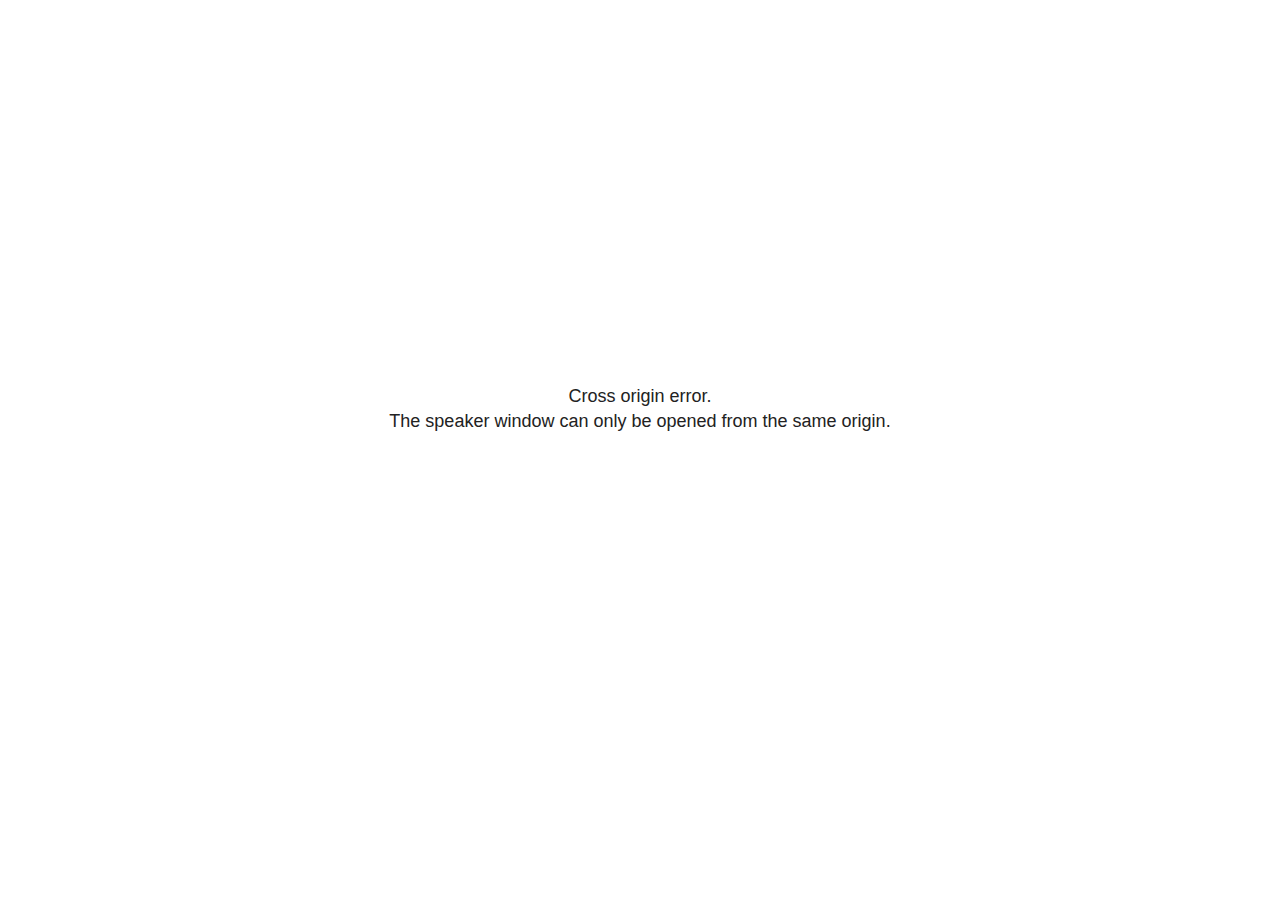
<file: docs/site_libs/revealjs/plugin/notes/speaker-view.html>
<!--
	NOTE: You need to build the notes plugin after making changes to this file.
-->
<html lang="en">
	<head>
		<meta charset="utf-8">

		<title>reveal.js - Speaker View</title>

		<style>
			body {
				font-family: Helvetica;
				font-size: 18px;
			}

			#current-slide,
			#upcoming-slide,
			#speaker-controls {
				padding: 6px;
				box-sizing: border-box;
				-moz-box-sizing: border-box;
			}

			#current-slide iframe,
			#upcoming-slide iframe {
				width: 100%;
				height: 100%;
				border: 1px solid #ddd;
			}

			#current-slide .label,
			#upcoming-slide .label {
				position: absolute;
				top: 10px;
				left: 10px;
				z-index: 2;
			}

			#connection-status {
				position: absolute;
				top: 0;
				left: 0;
				width: 100%;
				height: 100%;
				z-index: 20;
				padding: 30% 20% 20% 20%;
				font-size: 18px;
				color: #222;
				background: #fff;
				text-align: center;
				box-sizing: border-box;
				line-height: 1.4;
			}

			.overlay-element {
				height: 34px;
				line-height: 34px;
				padding: 0 10px;
				text-shadow: none;
				background: rgba( 220, 220, 220, 0.8 );
				color: #222;
				font-size: 14px;
			}

			.overlay-element.interactive:hover {
				background: rgba( 220, 220, 220, 1 );
			}

			#current-slide {
				position: absolute;
				width: 60%;
				height: 100%;
				top: 0;
				left: 0;
				padding-right: 0;
			}

			#upcoming-slide {
				position: absolute;
				width: 40%;
				height: 40%;
				right: 0;
				top: 0;
			}

			/* Speaker controls */
			#speaker-controls {
				position: absolute;
				top: 40%;
				right: 0;
				width: 40%;
				height: 60%;
				overflow: auto;
				font-size: 18px;
			}

				.speaker-controls-time.hidden,
				.speaker-controls-notes.hidden {
					display: none;
				}

				.speaker-controls-time .label,
				.speaker-controls-pace .label,
				.speaker-controls-notes .label {
					text-transform: uppercase;
					font-weight: normal;
					font-size: 0.66em;
					color: #666;
					margin: 0;
				}

				.speaker-controls-time, .speaker-controls-pace {
					border-bottom: 1px solid rgba( 200, 200, 200, 0.5 );
					margin-bottom: 10px;
					padding: 10px 16px;
					padding-bottom: 20px;
					cursor: pointer;
				}

				.speaker-controls-time .reset-button {
					opacity: 0;
					float: right;
					color: #666;
					text-decoration: none;
				}
				.speaker-controls-time:hover .reset-button {
					opacity: 1;
				}

				.speaker-controls-time .timer,
				.speaker-controls-time .clock {
					width: 50%;
				}

				.speaker-controls-time .timer,
				.speaker-controls-time .clock,
				.speaker-controls-time .pacing .hours-value,
				.speaker-controls-time .pacing .minutes-value,
				.speaker-controls-time .pacing .seconds-value {
					font-size: 1.9em;
				}

				.speaker-controls-time .timer {
					float: left;
				}

				.speaker-controls-time .clock {
					float: right;
					text-align: right;
				}

				.speaker-controls-time span.mute {
					opacity: 0.3;
				}

				.speaker-controls-time .pacing-title {
					margin-top: 5px;
				}

				.speaker-controls-time .pacing.ahead {
					color: blue;
				}

				.speaker-controls-time .pacing.on-track {
					color: green;
				}

				.speaker-controls-time .pacing.behind {
					color: red;
				}

				.speaker-controls-notes {
					padding: 10px 16px;
				}

				.speaker-controls-notes .value {
					margin-top: 5px;
					line-height: 1.4;
					font-size: 1.2em;
				}

			/* Layout selector */
			#speaker-layout {
				position: absolute;
				top: 10px;
				right: 10px;
				color: #222;
				z-index: 10;
			}
				#speaker-layout select {
					position: absolute;
					width: 100%;
					height: 100%;
					top: 0;
					left: 0;
					border: 0;
					box-shadow: 0;
					cursor: pointer;
					opacity: 0;

					font-size: 1em;
					background-color: transparent;

					-moz-appearance: none;
					-webkit-appearance: none;
					-webkit-tap-highlight-color: rgba(0, 0, 0, 0);
				}

				#speaker-layout select:focus {
					outline: none;
					box-shadow: none;
				}

			.clear {
				clear: both;
			}

			/* Speaker layout: Wide */
			body[data-speaker-layout="wide"] #current-slide,
			body[data-speaker-layout="wide"] #upcoming-slide {
				width: 50%;
				height: 45%;
				padding: 6px;
			}

			body[data-speaker-layout="wide"] #current-slide {
				top: 0;
				left: 0;
			}

			body[data-speaker-layout="wide"] #upcoming-slide {
				top: 0;
				left: 50%;
			}

			body[data-speaker-layout="wide"] #speaker-controls {
				top: 45%;
				left: 0;
				width: 100%;
				height: 50%;
				font-size: 1.25em;
			}

			/* Speaker layout: Tall */
			body[data-speaker-layout="tall"] #current-slide,
			body[data-speaker-layout="tall"] #upcoming-slide {
				width: 45%;
				height: 50%;
				padding: 6px;
			}

			body[data-speaker-layout="tall"] #current-slide {
				top: 0;
				left: 0;
			}

			body[data-speaker-layout="tall"] #upcoming-slide {
				top: 50%;
				left: 0;
			}

			body[data-speaker-layout="tall"] #speaker-controls {
				padding-top: 40px;
				top: 0;
				left: 45%;
				width: 55%;
				height: 100%;
				font-size: 1.25em;
			}

			/* Speaker layout: Notes only */
			body[data-speaker-layout="notes-only"] #current-slide,
			body[data-speaker-layout="notes-only"] #upcoming-slide {
				display: none;
			}

			body[data-speaker-layout="notes-only"] #speaker-controls {
				padding-top: 40px;
				top: 0;
				left: 0;
				width: 100%;
				height: 100%;
				font-size: 1.25em;
			}

			@media screen and (max-width: 1080px) {
				body[data-speaker-layout="default"] #speaker-controls {
					font-size: 16px;
				}
			}

			@media screen and (max-width: 900px) {
				body[data-speaker-layout="default"] #speaker-controls {
					font-size: 14px;
				}
			}

			@media screen and (max-width: 800px) {
				body[data-speaker-layout="default"] #speaker-controls {
					font-size: 12px;
				}
			}

		</style>
	</head>

	<body>

		<div id="connection-status">Loading speaker view...</div>

		<div id="current-slide"></div>
		<div id="upcoming-slide"><span class="overlay-element label">Upcoming</span></div>
		<div id="speaker-controls">
			<div class="speaker-controls-time">
				<h4 class="label">Time <span class="reset-button">Click to Reset</span></h4>
				<div class="clock">
					<span class="clock-value">0:00 AM</span>
				</div>
				<div class="timer">
					<span class="hours-value">00</span><span class="minutes-value">:00</span><span class="seconds-value">:00</span>
				</div>
				<div class="clear"></div>

				<h4 class="label pacing-title" style="display: none">Pacing – Time to finish current slide</h4>
				<div class="pacing" style="display: none">
					<span class="hours-value">00</span><span class="minutes-value">:00</span><span class="seconds-value">:00</span>
				</div>
			</div>

			<div class="speaker-controls-notes hidden">
				<h4 class="label">Notes</h4>
				<div class="value"></div>
			</div>
		</div>
		<div id="speaker-layout" class="overlay-element interactive">
			<span class="speaker-layout-label"></span>
			<select class="speaker-layout-dropdown"></select>
		</div>

		<script>

			(function() {

				var notes,
					notesValue,
					currentState,
					currentSlide,
					upcomingSlide,
					layoutLabel,
					layoutDropdown,
					pendingCalls = {},
					lastRevealApiCallId = 0,
					connected = false

				var connectionStatus = document.querySelector( '#connection-status' );

				var SPEAKER_LAYOUTS = {
					'default': 'Default',
					'wide': 'Wide',
					'tall': 'Tall',
					'notes-only': 'Notes only'
				};

				setupLayout();

				let openerOrigin;

				try {
					openerOrigin = window.opener.location.origin;
				}
				catch ( error ) { console.warn( error ) }

				// In order to prevent XSS, the speaker view will only run if its
				// opener has the same origin as itself
				if( window.location.origin !== openerOrigin ) {
					connectionStatus.innerHTML = 'Cross origin error.<br>The speaker window can only be opened from the same origin.';
					return;
				}

				var connectionTimeout = setTimeout( function() {
					connectionStatus.innerHTML = 'Error connecting to main window.<br>Please try closing and reopening the speaker view.';
				}, 5000 );

				window.addEventListener( 'message', function( event ) {

					// Validate the origin of all messages to avoid parsing messages
					// that aren't meant for us. Ignore when running off file:// so
					// that the speaker view continues to work without a web server.
					if( window.location.origin !== event.origin && window.location.origin !== 'file://' ) {
						return
					}

					clearTimeout( connectionTimeout );
					connectionStatus.style.display = 'none';

					var data = JSON.parse( event.data );

					// The overview mode is only useful to the reveal.js instance
					// where navigation occurs so we don't sync it
					if( data.state ) delete data.state.overview;

					// Messages sent by the notes plugin inside of the main window
					if( data && data.namespace === 'reveal-notes' ) {
						if( data.type === 'connect' ) {
							handleConnectMessage( data );
						}
						else if( data.type === 'state' ) {
							handleStateMessage( data );
						}
						else if( data.type === 'return' ) {
							pendingCalls[data.callId](data.result);
							delete pendingCalls[data.callId];
						}
					}
					// Messages sent by the reveal.js inside of the current slide preview
					else if( data && data.namespace === 'reveal' ) {
						if( /ready/.test( data.eventName ) ) {
							// Send a message back to notify that the handshake is complete
							window.opener.postMessage( JSON.stringify({ namespace: 'reveal-notes', type: 'connected'} ), '*' );
						}
						else if( /slidechanged|fragmentshown|fragmenthidden|paused|resumed/.test( data.eventName ) && currentState !== JSON.stringify( data.state ) ) {

							dispatchStateToMainWindow( data.state );

						}
					}

				} );

				/**
				 * Updates the presentation in the main window to match the state
				 * of the presentation in the notes window.
				 */
				const dispatchStateToMainWindow = debounce(( state ) => {
					window.opener.postMessage( JSON.stringify({ method: 'setState', args: [ state ]} ), '*' );
				}, 500);

				/**
				 * Asynchronously calls the Reveal.js API of the main frame.
				 */
				function callRevealApi( methodName, methodArguments, callback ) {

					var callId = ++lastRevealApiCallId;
					pendingCalls[callId] = callback;
					window.opener.postMessage( JSON.stringify( {
						namespace: 'reveal-notes',
						type: 'call',
						callId: callId,
						methodName: methodName,
						arguments: methodArguments
					} ), '*' );

				}

				/**
				 * Called when the main window is trying to establish a
				 * connection.
				 */
				function handleConnectMessage( data ) {

					if( connected === false ) {
						connected = true;

						setupIframes( data );
						setupKeyboard();
						setupNotes();
						setupTimer();
						setupHeartbeat();
					}

				}

				/**
				 * Called when the main window sends an updated state.
				 */
				function handleStateMessage( data ) {

					// Store the most recently set state to avoid circular loops
					// applying the same state
					currentState = JSON.stringify( data.state );

					// No need for updating the notes in case of fragment changes
					if ( data.notes ) {
						notes.classList.remove( 'hidden' );
						notesValue.style.whiteSpace = data.whitespace;
						if( data.markdown ) {
							notesValue.innerHTML = marked( data.notes );
						}
						else {
							notesValue.innerHTML = data.notes;
						}
					}
					else {
						notes.classList.add( 'hidden' );
					}

					// Update the note slides
					currentSlide.contentWindow.postMessage( JSON.stringify({ method: 'setState', args: [ data.state ] }), '*' );
					upcomingSlide.contentWindow.postMessage( JSON.stringify({ method: 'setState', args: [ data.state ] }), '*' );
					upcomingSlide.contentWindow.postMessage( JSON.stringify({ method: 'next' }), '*' );

				}

				// Limit to max one state update per X ms
				handleStateMessage = debounce( handleStateMessage, 200 );

				/**
				 * Forward keyboard events to the current slide window.
				 * This enables keyboard events to work even if focus
				 * isn't set on the current slide iframe.
				 *
				 * Block F5 default handling, it reloads and disconnects
				 * the speaker notes window.
				 */
				function setupKeyboard() {

					document.addEventListener( 'keydown', function( event ) {
						if( event.keyCode === 116 || ( event.metaKey && event.keyCode === 82 ) ) {
							event.preventDefault();
							return false;
						}
						currentSlide.contentWindow.postMessage( JSON.stringify({ method: 'triggerKey', args: [ event.keyCode ] }), '*' );
					} );

				}

				/**
				 * Creates the preview iframes.
				 */
				function setupIframes( data ) {

					var params = [
						'receiver',
						'progress=false',
						'history=false',
						'transition=none',
						'autoSlide=0',
						'backgroundTransition=none'
					].join( '&' );

					var urlSeparator = /\?/.test(data.url) ? '&' : '?';
					var hash = '#/' + data.state.indexh + '/' + data.state.indexv;
					var currentURL = data.url + urlSeparator + params + '&scrollActivationWidth=false&postMessageEvents=true' + hash;
					var upcomingURL = data.url + urlSeparator + params + '&scrollActivationWidth=false&controls=false' + hash;

					currentSlide = document.createElement( 'iframe' );
					currentSlide.setAttribute( 'width', 1280 );
					currentSlide.setAttribute( 'height', 1024 );
					currentSlide.setAttribute( 'src', currentURL );
					document.querySelector( '#current-slide' ).appendChild( currentSlide );

					upcomingSlide = document.createElement( 'iframe' );
					upcomingSlide.setAttribute( 'width', 640 );
					upcomingSlide.setAttribute( 'height', 512 );
					upcomingSlide.setAttribute( 'src', upcomingURL );
					document.querySelector( '#upcoming-slide' ).appendChild( upcomingSlide );

				}

				/**
				 * Setup the notes UI.
				 */
				function setupNotes() {

					notes = document.querySelector( '.speaker-controls-notes' );
					notesValue = document.querySelector( '.speaker-controls-notes .value' );

				}

				/**
				 * We send out a heartbeat at all times to ensure we can
				 * reconnect with the main presentation window after reloads.
				 */
				function setupHeartbeat() {

					setInterval( () => {
						window.opener.postMessage( JSON.stringify({ namespace: 'reveal-notes', type: 'heartbeat'} ), '*' );
					}, 1000 );

				}

				function getTimings( callback ) {

					callRevealApi( 'getSlidesAttributes', [], function ( slideAttributes ) {
						callRevealApi( 'getConfig', [], function ( config ) {
							var totalTime = config.totalTime;
							var minTimePerSlide = config.minimumTimePerSlide || 0;
							var defaultTiming = config.defaultTiming;
							if ((defaultTiming == null) && (totalTime == null)) {
								callback(null);
								return;
							}
							// Setting totalTime overrides defaultTiming
							if (totalTime) {
								defaultTiming = 0;
							}
							var timings = [];
							for ( var i in slideAttributes ) {
								var slide = slideAttributes[ i ];
								var timing = defaultTiming;
								if( slide.hasOwnProperty( 'data-timing' )) {
									var t = slide[ 'data-timing' ];
									timing = parseInt(t);
									if( isNaN(timing) ) {
										console.warn("Could not parse timing '" + t + "' of slide " + i + "; using default of " + defaultTiming);
										timing = defaultTiming;
									}
								}
								timings.push(timing);
							}
							if ( totalTime ) {
								// After we've allocated time to individual slides, we summarize it and
								// subtract it from the total time
								var remainingTime = totalTime - timings.reduce( function(a, b) { return a + b; }, 0 );
								// The remaining time is divided by the number of slides that have 0 seconds
								// allocated at the moment, giving the average time-per-slide on the remaining slides
								var remainingSlides = (timings.filter( function(x) { return x == 0 }) ).length
								var timePerSlide = Math.round( remainingTime / remainingSlides, 0 )
								// And now we replace every zero-value timing with that average
								timings = timings.map( function(x) { return (x==0 ? timePerSlide : x) } );
							}
							var slidesUnderMinimum = timings.filter( function(x) { return (x < minTimePerSlide) } ).length
							if ( slidesUnderMinimum ) {
								message = "The pacing time for " + slidesUnderMinimum + " slide(s) is under the configured minimum of " + minTimePerSlide + " seconds. Check the data-timing attribute on individual slides, or consider increasing the totalTime or minimumTimePerSlide configuration options (or removing some slides).";
								alert(message);
							}
							callback( timings );
						} );
					} );

				}

				/**
				 * Return the number of seconds allocated for presenting
				 * all slides up to and including this one.
				 */
				function getTimeAllocated( timings, callback ) {

					callRevealApi( 'getSlidePastCount', [], function ( currentSlide ) {
						var allocated = 0;
						for (var i in timings.slice(0, currentSlide + 1)) {
							allocated += timings[i];
						}
						callback( allocated );
					} );

				}

				/**
				 * Create the timer and clock and start updating them
				 * at an interval.
				 */
				function setupTimer() {

					var start = new Date(),
					timeEl = document.querySelector( '.speaker-controls-time' ),
					clockEl = timeEl.querySelector( '.clock-value' ),
					hoursEl = timeEl.querySelector( '.hours-value' ),
					minutesEl = timeEl.querySelector( '.minutes-value' ),
					secondsEl = timeEl.querySelector( '.seconds-value' ),
					pacingTitleEl = timeEl.querySelector( '.pacing-title' ),
					pacingEl = timeEl.querySelector( '.pacing' ),
					pacingHoursEl = pacingEl.querySelector( '.hours-value' ),
					pacingMinutesEl = pacingEl.querySelector( '.minutes-value' ),
					pacingSecondsEl = pacingEl.querySelector( '.seconds-value' );

					var timings = null;
					getTimings( function ( _timings ) {

						timings = _timings;
						if (_timings !== null) {
							pacingTitleEl.style.removeProperty('display');
							pacingEl.style.removeProperty('display');
						}

						// Update once directly
						_updateTimer();

						// Then update every second
						setInterval( _updateTimer, 1000 );

					} );


					function _resetTimer() {

						if (timings == null) {
							start = new Date();
							_updateTimer();
						}
						else {
							// Reset timer to beginning of current slide
							getTimeAllocated( timings, function ( slideEndTimingSeconds ) {
								var slideEndTiming = slideEndTimingSeconds * 1000;
								callRevealApi( 'getSlidePastCount', [], function ( currentSlide ) {
									var currentSlideTiming = timings[currentSlide] * 1000;
									var previousSlidesTiming = slideEndTiming - currentSlideTiming;
									var now = new Date();
									start = new Date(now.getTime() - previousSlidesTiming);
									_updateTimer();
								} );
							} );
						}

					}

					timeEl.addEventListener( 'click', function() {
						_resetTimer();
						return false;
					} );

					function _displayTime( hrEl, minEl, secEl, time) {

						var sign = Math.sign(time) == -1 ? "-" : "";
						time = Math.abs(Math.round(time / 1000));
						var seconds = time % 60;
						var minutes = Math.floor( time / 60 ) % 60 ;
						var hours = Math.floor( time / ( 60 * 60 )) ;
						hrEl.innerHTML = sign + zeroPadInteger( hours );
						if (hours == 0) {
							hrEl.classList.add( 'mute' );
						}
						else {
							hrEl.classList.remove( 'mute' );
						}
						minEl.innerHTML = ':' + zeroPadInteger( minutes );
						if (hours == 0 && minutes == 0) {
							minEl.classList.add( 'mute' );
						}
						else {
							minEl.classList.remove( 'mute' );
						}
						secEl.innerHTML = ':' + zeroPadInteger( seconds );
					}

					function _updateTimer() {

						var diff, hours, minutes, seconds,
						now = new Date();

						diff = now.getTime() - start.getTime();

						clockEl.innerHTML = now.toLocaleTimeString( 'en-US', { hour12: true, hour: '2-digit', minute:'2-digit' } );
						_displayTime( hoursEl, minutesEl, secondsEl, diff );
						if (timings !== null) {
							_updatePacing(diff);
						}

					}

					function _updatePacing(diff) {

						getTimeAllocated( timings, function ( slideEndTimingSeconds ) {
							var slideEndTiming = slideEndTimingSeconds * 1000;

							callRevealApi( 'getSlidePastCount', [], function ( currentSlide ) {
								var currentSlideTiming = timings[currentSlide] * 1000;
								var timeLeftCurrentSlide = slideEndTiming - diff;
								if (timeLeftCurrentSlide < 0) {
									pacingEl.className = 'pacing behind';
								}
								else if (timeLeftCurrentSlide < currentSlideTiming) {
									pacingEl.className = 'pacing on-track';
								}
								else {
									pacingEl.className = 'pacing ahead';
								}
								_displayTime( pacingHoursEl, pacingMinutesEl, pacingSecondsEl, timeLeftCurrentSlide );
							} );
						} );
					}

				}

				/**
				 * Sets up the speaker view layout and layout selector.
				 */
				function setupLayout() {

					layoutDropdown = document.querySelector( '.speaker-layout-dropdown' );
					layoutLabel = document.querySelector( '.speaker-layout-label' );

					// Render the list of available layouts
					for( var id in SPEAKER_LAYOUTS ) {
						var option = document.createElement( 'option' );
						option.setAttribute( 'value', id );
						option.textContent = SPEAKER_LAYOUTS[ id ];
						layoutDropdown.appendChild( option );
					}

					// Monitor the dropdown for changes
					layoutDropdown.addEventListener( 'change', function( event ) {

						setLayout( layoutDropdown.value );

					}, false );

					// Restore any currently persisted layout
					setLayout( getLayout() );

				}

				/**
				 * Sets a new speaker view layout. The layout is persisted
				 * in local storage.
				 */
				function setLayout( value ) {

					var title = SPEAKER_LAYOUTS[ value ];

					layoutLabel.innerHTML = 'Layout' + ( title ? ( ': ' + title ) : '' );
					layoutDropdown.value = value;

					document.body.setAttribute( 'data-speaker-layout', value );

					// Persist locally
					if( supportsLocalStorage() ) {
						window.localStorage.setItem( 'reveal-speaker-layout', value );
					}

				}

				/**
				 * Returns the ID of the most recently set speaker layout
				 * or our default layout if none has been set.
				 */
				function getLayout() {

					if( supportsLocalStorage() ) {
						var layout = window.localStorage.getItem( 'reveal-speaker-layout' );
						if( layout ) {
							return layout;
						}
					}

					// Default to the first record in the layouts hash
					for( var id in SPEAKER_LAYOUTS ) {
						return id;
					}

				}

				function supportsLocalStorage() {

					try {
						localStorage.setItem('test', 'test');
						localStorage.removeItem('test');
						return true;
					}
					catch( e ) {
						return false;
					}

				}

				function zeroPadInteger( num ) {

					var str = '00' + parseInt( num );
					return str.substring( str.length - 2 );

				}

				/**
				 * Limits the frequency at which a function can be called.
				 */
				function debounce( fn, ms ) {

					var lastTime = 0,
						timeout;

					return function() {

						var args = arguments;
						var context = this;

						clearTimeout( timeout );

						var timeSinceLastCall = Date.now() - lastTime;
						if( timeSinceLastCall > ms ) {
							fn.apply( context, args );
							lastTime = Date.now();
						}
						else {
							timeout = setTimeout( function() {
								fn.apply( context, args );
								lastTime = Date.now();
							}, ms - timeSinceLastCall );
						}

					}

				}

			})();

		</script>
	</body>
</html>
</file>
<file: docs/site_libs/quarto-html/tippy.css>
.tippy-box[data-animation=fade][data-state=hidden]{opacity:0}[data-tippy-root]{max-width:calc(100vw - 10px)}.tippy-box{position:relative;background-color:#333;color:#fff;border-radius:4px;font-size:14px;line-height:1.4;white-space:normal;outline:0;transition-property:transform,visibility,opacity}.tippy-box[data-placement^=top]>.tippy-arrow{bottom:0}.tippy-box[data-placement^=top]>.tippy-arrow:before{bottom:-7px;left:0;border-width:8px 8px 0;border-top-color:initial;transform-origin:center top}.tippy-box[data-placement^=bottom]>.tippy-arrow{top:0}.tippy-box[data-placement^=bottom]>.tippy-arrow:before{top:-7px;left:0;border-width:0 8px 8px;border-bottom-color:initial;transform-origin:center bottom}.tippy-box[data-placement^=left]>.tippy-arrow{right:0}.tippy-box[data-placement^=left]>.tippy-arrow:before{border-width:8px 0 8px 8px;border-left-color:initial;right:-7px;transform-origin:center left}.tippy-box[data-placement^=right]>.tippy-arrow{left:0}.tippy-box[data-placement^=right]>.tippy-arrow:before{left:-7px;border-width:8px 8px 8px 0;border-right-color:initial;transform-origin:center right}.tippy-box[data-inertia][data-state=visible]{transition-timing-function:cubic-bezier(.54,1.5,.38,1.11)}.tippy-arrow{width:16px;height:16px;color:#333}.tippy-arrow:before{content:"";position:absolute;border-color:transparent;border-style:solid}.tippy-content{position:relative;padding:5px 9px;z-index:1}
</file>
<file: docs/site_libs/quarto-html/quarto-syntax-highlighting-549806ee2085284f45b00abea8c6df48.css>
/* quarto syntax highlight colors */
:root {
  --quarto-hl-ot-color: #003B4F;
  --quarto-hl-at-color: #657422;
  --quarto-hl-ss-color: #20794D;
  --quarto-hl-an-color: #5E5E5E;
  --quarto-hl-fu-color: #4758AB;
  --quarto-hl-st-color: #20794D;
  --quarto-hl-cf-color: #003B4F;
  --quarto-hl-op-color: #5E5E5E;
  --quarto-hl-er-color: #AD0000;
  --quarto-hl-bn-color: #AD0000;
  --quarto-hl-al-color: #AD0000;
  --quarto-hl-va-color: #111111;
  --quarto-hl-bu-color: inherit;
  --quarto-hl-ex-color: inherit;
  --quarto-hl-pp-color: #AD0000;
  --quarto-hl-in-color: #5E5E5E;
  --quarto-hl-vs-color: #20794D;
  --quarto-hl-wa-color: #5E5E5E;
  --quarto-hl-do-color: #5E5E5E;
  --quarto-hl-im-color: #00769E;
  --quarto-hl-ch-color: #20794D;
  --quarto-hl-dt-color: #AD0000;
  --quarto-hl-fl-color: #AD0000;
  --quarto-hl-co-color: #5E5E5E;
  --quarto-hl-cv-color: #5E5E5E;
  --quarto-hl-cn-color: #8f5902;
  --quarto-hl-sc-color: #5E5E5E;
  --quarto-hl-dv-color: #AD0000;
  --quarto-hl-kw-color: #003B4F;
}

/* other quarto variables */
:root {
  --quarto-font-monospace: SFMono-Regular, Menlo, Monaco, Consolas, "Liberation Mono", "Courier New", monospace;
}

pre > code.sourceCode > span {
  color: #003B4F;
}

code span {
  color: #003B4F;
}

code.sourceCode > span {
  color: #003B4F;
}

div.sourceCode,
div.sourceCode pre.sourceCode {
  color: #003B4F;
}

code span.ot {
  color: #003B4F;
  font-style: inherit;
}

code span.at {
  color: #657422;
  font-style: inherit;
}

code span.ss {
  color: #20794D;
  font-style: inherit;
}

code span.an {
  color: #5E5E5E;
  font-style: inherit;
}

code span.fu {
  color: #4758AB;
  font-style: inherit;
}

code span.st {
  color: #20794D;
  font-style: inherit;
}

code span.cf {
  color: #003B4F;
  font-weight: bold;
  font-style: inherit;
}

code span.op {
  color: #5E5E5E;
  font-style: inherit;
}

code span.er {
  color: #AD0000;
  font-style: inherit;
}

code span.bn {
  color: #AD0000;
  font-style: inherit;
}

code span.al {
  color: #AD0000;
  font-style: inherit;
}

code span.va {
  color: #111111;
  font-style: inherit;
}

code span.bu {
  font-style: inherit;
}

code span.ex {
  font-style: inherit;
}

code span.pp {
  color: #AD0000;
  font-style: inherit;
}

code span.in {
  color: #5E5E5E;
  font-style: inherit;
}

code span.vs {
  color: #20794D;
  font-style: inherit;
}

code span.wa {
  color: #5E5E5E;
  font-style: italic;
}

code span.do {
  color: #5E5E5E;
  font-style: italic;
}

code span.im {
  color: #00769E;
  font-style: inherit;
}

code span.ch {
  color: #20794D;
  font-style: inherit;
}

code span.dt {
  color: #AD0000;
  font-style: inherit;
}

code span.fl {
  color: #AD0000;
  font-style: inherit;
}

code span.co {
  color: #5E5E5E;
  font-style: inherit;
}

code span.cv {
  color: #5E5E5E;
  font-style: italic;
}

code span.cn {
  color: #8f5902;
  font-style: inherit;
}

code span.sc {
  color: #5E5E5E;
  font-style: inherit;
}

code span.dv {
  color: #AD0000;
  font-style: inherit;
}

code span.kw {
  color: #003B4F;
  font-weight: bold;
  font-style: inherit;
}

.prevent-inlining {
  content: "</";
}

/*# sourceMappingURL=ae99138f4fbc2fb4c9f5e5cd69c22459.css.map */
</file>
